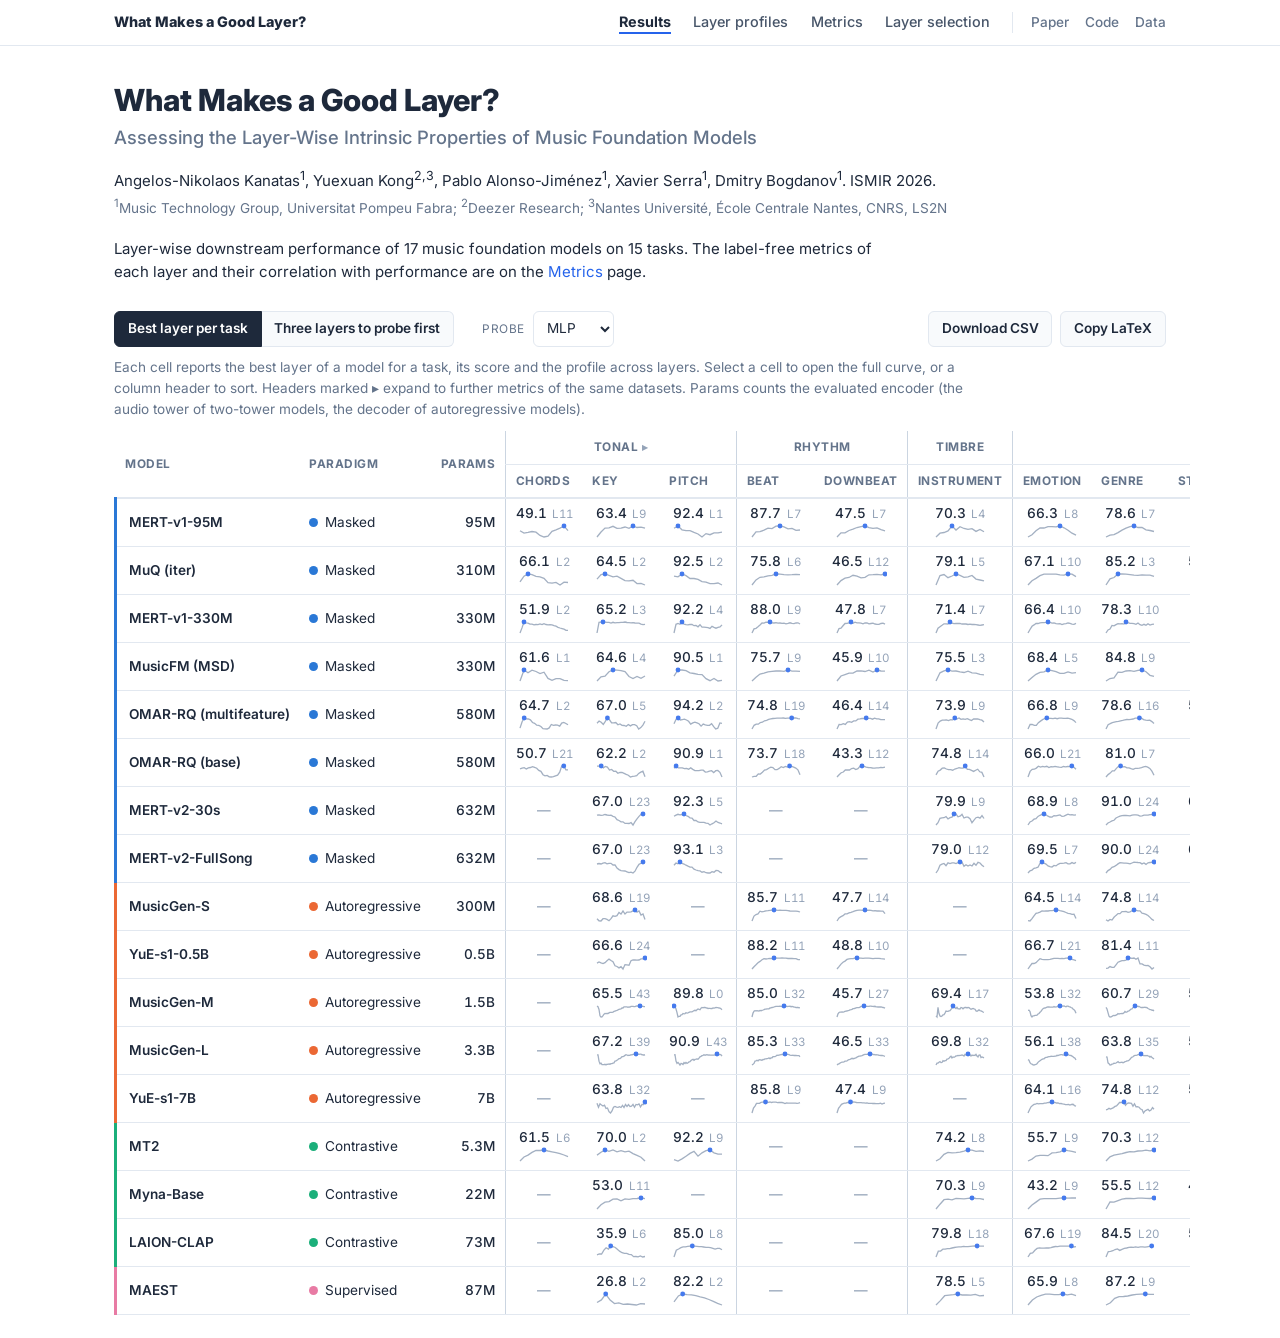
<file: atlas.html>
<!DOCTYPE html>
<html lang="en"><head><meta charset="utf-8"><title>What Makes a Good Layer?</title>
<meta http-equiv="refresh" content="0; url=index.html"><link rel="canonical" href="index.html"></head>
<body><p>This page is now part of the <a href="index.html">results page</a>.</p></body></html>
</file>
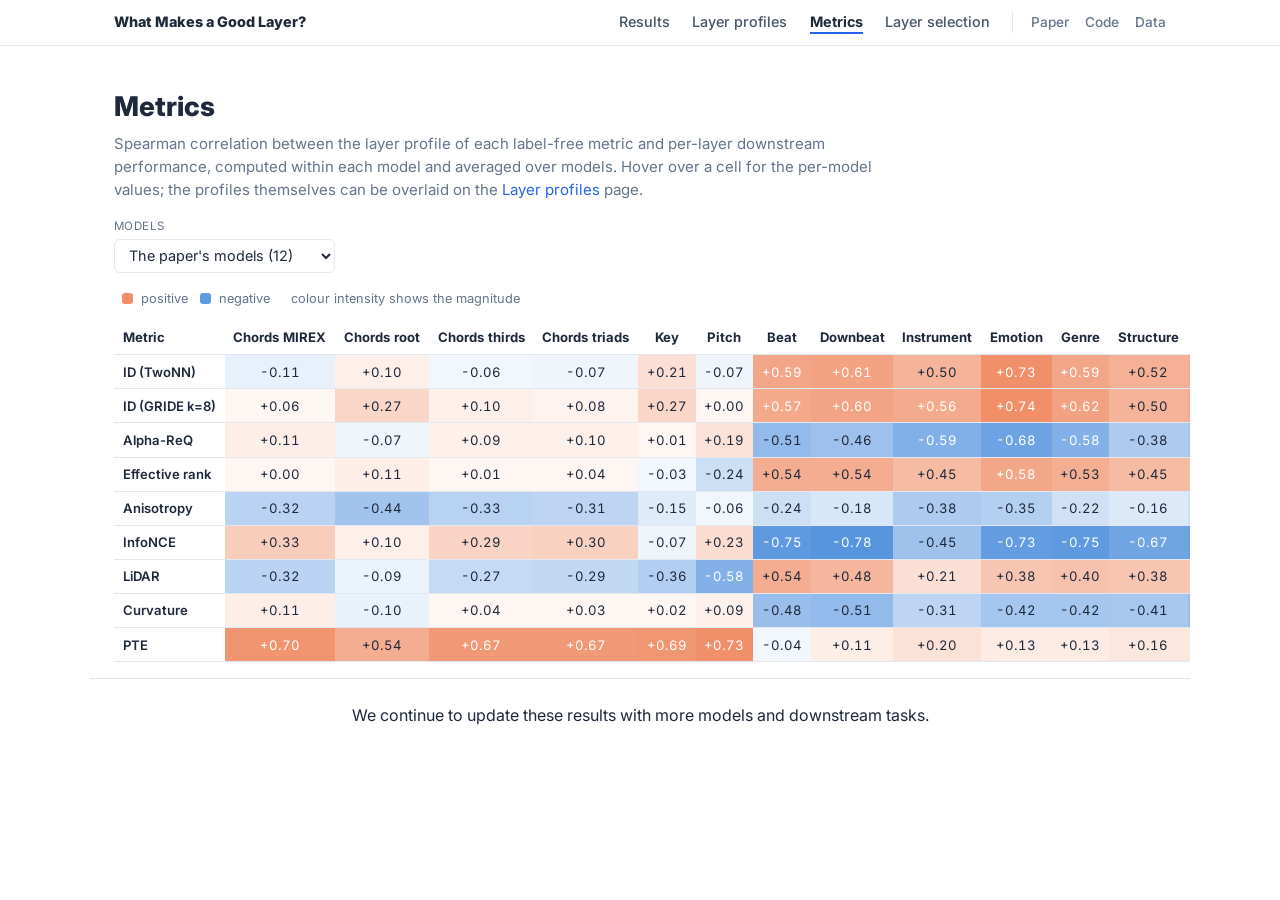
<file: corr.html>
<!DOCTYPE html>
<html lang="en">
<head>
  <meta charset="utf-8">
  <meta name="viewport" content="width=device-width, initial-scale=1">
  <title>Metrics | What Makes a Good Layer?</title>
  <meta name="description" content="How well each label-free metric tracks downstream performance across the layers of music foundation models, per task and per paradigm.">
  <meta property="og:type" content="website">
  <meta property="og:title" content="Label-free metrics against downstream performance, layer by layer">
  <meta property="og:description" content="Within-model Spearman correlations between the layer profile of each label-free metric and per-layer downstream scores, per task and per paradigm.">
  <meta property="og:url" content="https://angeloskanatas.github.io/music-fms-layer-eval/corr.html">
  <meta property="og:image" content="https://angeloskanatas.github.io/music-fms-layer-eval/static/images/social_card.png">
  <meta property="og:image:alt" content="Where tonal, semantic and rhythm tasks peak across the layers of masked music encoders">
  <meta name="twitter:card" content="summary_large_image">
  <link rel="icon" type="image/svg+xml" href="static/images/favicon.svg">
  <link rel="icon" type="image/x-icon" href="favicon.ico" sizes="16x16 32x32 48x48">
  <link rel="apple-touch-icon" href="static/images/apple-touch-icon.png">
  <link href="https://fonts.googleapis.com/css2?family=Inter:wght@400;500;600;700;800&display=swap" rel="stylesheet">
  <link rel="stylesheet" href="static/css/site.css">
  <style>
    :root { --ink:#1e293b; --ink-2:#64748b; --ink-3:#94a3b8; --accent:#2563eb;
            --line:#e2e8f0; --bg:#fff; --bg-2:#f8fafc; }
    * { box-sizing:border-box; }
    body { margin:0; font-family:'Inter',-apple-system,sans-serif; color:var(--ink);
           background:var(--bg); font-size:15px; line-height:1.55; }
    header, .controls, .twrap, footer { max-width:1100px; margin:0 auto; padding:0 1.5rem; }
    header { padding-top:2.5rem; padding-bottom:.75rem; }
    header h1 { font-size:1.7rem; font-weight:800; margin:0 0 .25rem; }
    header p { color:var(--ink-2); margin:.25rem 0; max-width:760px; }
    header a, footer a { color:var(--accent); text-decoration:none; }
    .meta { font-size:.85rem; color:var(--ink-3); }
    .controls { padding-bottom:1rem; }
    .controls label { display:block; font-size:.72rem; text-transform:uppercase;
                      letter-spacing:.04em; color:var(--ink-2); margin-bottom:.25rem; }
    select { font:inherit; font-size:.9rem; padding:.4rem .6rem; border:1px solid var(--line);
             border-radius:6px; background:var(--bg); color:var(--ink); min-width:220px; }
    .twrap { margin-bottom:1rem; overflow-x:auto; }
    table { border-collapse:collapse; width:100%; font-size:.82rem; }
    th, td { padding:.4rem .55rem; border-bottom:1px solid var(--line); text-align:left;
             white-space:nowrap; }
    thead th { font-size:.72rem; text-transform:uppercase; letter-spacing:.04em;
               color:var(--ink-2); border-bottom:2px solid var(--line);
               position:sticky; top:0; background:var(--bg); }
    .num { text-align:center; font-variant-numeric:tabular-nums; cursor:help; }
    .mlabel { font-weight:600; }
    .na { color:var(--ink-3); cursor:default; }
    .legend { max-width:1100px; margin:0 auto; padding:0 1.5rem .75rem;
              font-size:.8rem; color:var(--ink-2); }
    .swatch { display:inline-block; width:11px; height:11px; border-radius:3px;
              vertical-align:-1px; margin:0 .25rem 0 .5rem; }
    footer { padding-bottom:1.5rem; font-size:.85rem; color:var(--ink-2); }
  </style>
</head>
<body>
  <nav class="site-nav"><div class="inner"><a class="brand" href="index.html">What Makes a Good Layer?</a><a href="index.html">Results</a><a href="explorer.html">Layer profiles</a><a href="corr.html" class="here" aria-current="page">Metrics</a><a href="fusion.html">Layer selection</a><span class="ext"><a href="https://arxiv.org/abs/2608.14819">Paper</a><a href="https://github.com/angeloskanatas/req-metrics">Code</a><a href="https://github.com/angeloskanatas/music-fms-layer-eval/tree/master/data">Data</a></span></div></nav>
  <header>
    <h1>Metrics</h1>
    <p>Spearman correlation between the layer profile of each label-free metric and per-layer downstream
       performance, computed within each model and averaged over models. Hover over a cell for the per-model
       values; the profiles themselves can be overlaid on the <a href="explorer.html">Layer profiles</a> page.</p>
  </header>
  <div class="controls">
    <label for="view">Models</label>
    <select id="view" onchange="document.querySelectorAll('.cview').forEach(s => s.hidden = (s.id !== this.value))">
      <option value='cv-paper'>The paper's models (12)</option><option value='cv-all'>All models (17)</option><option value='cv-masked'>Masked (8 models)</option><option value='cv-autoregressive'>Autoregressive (5 models)</option><option value='cv-contrastive'>Contrastive (3 models)</option>
    </select>
  </div>
  <div class="legend">
    <span class="swatch" style="background:rgba(235,104,52,.75)"></span> positive
    <span class="swatch" style="background:rgba(42,120,214,.75)"></span> negative
    &emsp; colour intensity shows the magnitude
  </div>
  <div class="twrap">
    <section class='cview' id='cv-paper'><table><tr><th>Metric</th><th class='num' title='chords_ace_mirex'>Chords MIREX</th><th class='num' title='chords_ace_root'>Chords root</th><th class='num' title='chords_ace_thirds'>Chords thirds</th><th class='num' title='Chord triads score (ChordsACE)'>Chords triads</th><th class='num' title='Key estimation, GiantSteps (mir_eval weighted score)'>Key</th><th class='num' title='Pitch classification, NSynth (accuracy)'>Pitch</th><th class='num' title='Beat tracking, GTZAN (F-measure)'>Beat</th><th class='num' title='Downbeat tracking, GTZAN (F-measure)'>Downbeat</th><th class='num' title='Instrument family classification, NSynth (accuracy)'>Instrument</th><th class='num' title='Emotion regression, Emomusic (R2 of arousal and valence)'>Emotion</th><th class='num' title='Genre classification, GTZAN (accuracy)'>Genre</th><th class='num' title='Structural function recognition, Harmonix (clip-level accuracy)'>Structure</th><th class='num' title='Genre tagging, MTG-Jamendo (macro-averaged AP)'>MTG genre</th><th class='num' title='Instrument tagging, MTG-Jamendo (macro-averaged AP)'>MTG instrument</th><th class='num' title='Mood and theme tagging, MTG-Jamendo (macro-averaged AP)'>MTG mood</th><th class='num' title='Top-50 tagging, MTG-Jamendo (macro-averaged AP)'>MTG top 50</th><th class='num' title='Tagging, MagnaTagATune (macro-averaged AP)'>MTT</th><th class='num' title='Perceptual similarity, DimSim (triplet accuracy, centered cosine)'>Similarity</th></tr><tr><td class='mlabel'>ID (TwoNN)</td><td class='num' style='background:rgba(42,120,214,0.11);color:var(--ink)' title='n=5: MERT-v1-95M -0.09, MERT-v1-330M +0.19, MusicFM (MSD) -0.10, MuQ (iter) -0.38, OMAR-RQ (multifeature) -0.14'>-0.11</td><td class='num' style='background:rgba(235,104,52,0.10);color:var(--ink)' title='n=5: MERT-v1-95M -0.10, MERT-v1-330M +0.17, MusicFM (MSD) +0.34, MuQ (iter) +0.07, OMAR-RQ (multifeature) +0.04'>+0.10</td><td class='num' style='background:rgba(42,120,214,0.06);color:var(--ink)' title='n=5: MERT-v1-95M -0.14, MERT-v1-330M +0.17, MusicFM (MSD) -0.06, MuQ (iter) -0.17, OMAR-RQ (multifeature) -0.07'>-0.06</td><td class='num' style='background:rgba(42,120,214,0.07);color:var(--ink)' title='n=5: MERT-v1-95M -0.05, MERT-v1-330M +0.19, MusicFM (MSD) -0.04, MuQ (iter) -0.36, OMAR-RQ (multifeature) -0.09'>-0.07</td><td class='num' style='background:rgba(235,104,52,0.21);color:var(--ink)' title='n=12: MERT-v1-95M +0.42, MERT-v1-330M -0.04, MusicFM (MSD) +0.37, MuQ (iter) -0.40, OMAR-RQ (multifeature) -0.51, MusicGen-S +0.66, MusicGen-M +0.65, MusicGen-L +0.79, YuE-s1-0.5B +0.61, YuE-s1-7B -0.18, LAION-CLAP -0.47, Myna-Base +0.59'>+0.21</td><td class='num' style='background:rgba(42,120,214,0.07);color:var(--ink)' title='n=8: MERT-v1-95M -0.81, MERT-v1-330M +0.22, MusicFM (MSD) -0.38, MuQ (iter) -0.60, OMAR-RQ (multifeature) -0.42, MusicGen-M +0.63, MusicGen-L +0.71, LAION-CLAP +0.09'>-0.07</td><td class='num' style='background:rgba(235,104,52,0.59);color:#fff' title='n=10: MERT-v1-95M +0.74, MERT-v1-330M +0.64, MusicFM (MSD) +0.72, MuQ (iter) +0.50, OMAR-RQ (multifeature) +0.43, MusicGen-S +0.78, MusicGen-M +0.89, MusicGen-L +0.85, YuE-s1-0.5B -0.02, YuE-s1-7B +0.39'>+0.59</td><td class='num' style='background:rgba(235,104,52,0.61);color:#fff' title='n=10: MERT-v1-95M +0.86, MERT-v1-330M +0.66, MusicFM (MSD) +0.72, MuQ (iter) +0.69, OMAR-RQ (multifeature) +0.46, MusicGen-S +0.79, MusicGen-M +0.92, MusicGen-L +0.85, YuE-s1-0.5B -0.17, YuE-s1-7B +0.36'>+0.61</td><td class='num' style='background:rgba(235,104,52,0.50);color:var(--ink)' title='n=9: MERT-v1-95M +0.71, MERT-v1-330M +0.64, MusicFM (MSD) -0.11, MuQ (iter) +0.17, OMAR-RQ (multifeature) +0.32, MusicGen-M +0.52, MusicGen-L +0.70, LAION-CLAP +0.88, Myna-Base +0.64'>+0.50</td><td class='num' style='background:rgba(235,104,52,0.73);color:#fff' title='n=12: MERT-v1-95M +0.84, MERT-v1-330M +0.70, MusicFM (MSD) +0.78, MuQ (iter) +0.81, OMAR-RQ (multifeature) +0.56, MusicGen-S +0.70, MusicGen-M +0.85, MusicGen-L +0.83, YuE-s1-0.5B +0.34, YuE-s1-7B +0.73, LAION-CLAP +0.93, Myna-Base +0.67'>+0.73</td><td class='num' style='background:rgba(235,104,52,0.59);color:#fff' title='n=12: MERT-v1-95M +0.88, MERT-v1-330M +0.67, MusicFM (MSD) +0.43, MuQ (iter) +0.61, OMAR-RQ (multifeature) +0.52, MusicGen-S +0.77, MusicGen-M +0.83, MusicGen-L +0.84, YuE-s1-0.5B -0.37, YuE-s1-7B +0.38, LAION-CLAP +0.79, Myna-Base +0.77'>+0.59</td><td class='num' style='background:rgba(235,104,52,0.52);color:var(--ink)' title='n=12: MERT-v1-95M +0.81, MERT-v1-330M +0.46, MusicFM (MSD) +0.61, MuQ (iter) +0.71, OMAR-RQ (multifeature) +0.33, MusicGen-S +0.54, MusicGen-M +0.85, MusicGen-L +0.85, YuE-s1-0.5B -0.51, YuE-s1-7B +0.37, LAION-CLAP +0.66, Myna-Base +0.51'>+0.52</td><td class='num' style='background:rgba(235,104,52,0.55);color:#fff' title='n=12: MERT-v1-95M +0.86, MERT-v1-330M +0.61, MusicFM (MSD) +0.49, MuQ (iter) +0.89, OMAR-RQ (multifeature) +0.40, MusicGen-S +0.75, MusicGen-M +0.91, MusicGen-L +0.88, YuE-s1-0.5B -0.44, YuE-s1-7B -0.38, LAION-CLAP +0.85, Myna-Base +0.80'>+0.55</td><td class='num' style='background:rgba(235,104,52,0.54);color:var(--ink)' title='n=11: MERT-v1-95M +0.82, MERT-v1-330M +0.54, MusicFM (MSD) +0.61, MuQ (iter) +0.51, OMAR-RQ (multifeature) +0.36, MusicGen-S +0.70, MusicGen-M +0.86, MusicGen-L +0.83, YuE-s1-0.5B -0.13, YuE-s1-7B +0.08, LAION-CLAP +0.80'>+0.54</td><td class='num' style='background:rgba(235,104,52,0.53);color:var(--ink)' title='n=12: MERT-v1-95M +0.82, MERT-v1-330M +0.43, MusicFM (MSD) +0.59, MuQ (iter) +0.75, OMAR-RQ (multifeature) +0.43, MusicGen-S +0.72, MusicGen-M +0.88, MusicGen-L +0.87, YuE-s1-0.5B -0.53, YuE-s1-7B -0.15, LAION-CLAP +0.85, Myna-Base +0.73'>+0.53</td><td class='num' style='background:rgba(235,104,52,0.54);color:var(--ink)' title='n=11: MERT-v1-95M +0.88, MERT-v1-330M +0.54, MusicFM (MSD) +0.57, MuQ (iter) +0.75, OMAR-RQ (multifeature) +0.49, MusicGen-S +0.76, MusicGen-M +0.91, MusicGen-L +0.87, YuE-s1-0.5B -0.45, YuE-s1-7B -0.26, LAION-CLAP +0.87'>+0.54</td><td class='num' style='background:rgba(235,104,52,0.46);color:var(--ink)' title='n=12: MERT-v1-95M +0.90, MERT-v1-330M +0.50, MusicFM (MSD) +0.30, MuQ (iter) +0.20, OMAR-RQ (multifeature) +0.28, MusicGen-S +0.71, MusicGen-M +0.88, MusicGen-L +0.85, YuE-s1-0.5B -0.44, YuE-s1-7B -0.29, LAION-CLAP +0.80, Myna-Base +0.83'>+0.46</td><td class='num' style='background:rgba(235,104,52,0.20);color:var(--ink)' title='n=12: MERT-v1-95M +0.10, MERT-v1-330M +0.40, MusicFM (MSD) -0.54, MuQ (iter) -0.62, OMAR-RQ (multifeature) +0.31, MusicGen-S +0.69, MusicGen-M -0.19, MusicGen-L +0.75, YuE-s1-0.5B -0.21, YuE-s1-7B +0.17, LAION-CLAP +0.59, Myna-Base +0.94'>+0.20</td></tr><tr><td class='mlabel'>ID (GRIDE k=8)</td><td class='num' style='background:rgba(235,104,52,0.06);color:var(--ink)' title='n=5: MERT-v1-95M -0.06, MERT-v1-330M +0.58, MusicFM (MSD) +0.12, MuQ (iter) -0.14, OMAR-RQ (multifeature) -0.19'>+0.06</td><td class='num' style='background:rgba(235,104,52,0.27);color:var(--ink)' title='n=5: MERT-v1-95M -0.08, MERT-v1-330M +0.62, MusicFM (MSD) +0.51, MuQ (iter) +0.27, OMAR-RQ (multifeature) +0.03'>+0.27</td><td class='num' style='background:rgba(235,104,52,0.10);color:var(--ink)' title='n=5: MERT-v1-95M -0.12, MERT-v1-330M +0.59, MusicFM (MSD) +0.08, MuQ (iter) +0.07, OMAR-RQ (multifeature) -0.11'>+0.10</td><td class='num' style='background:rgba(235,104,52,0.08);color:var(--ink)' title='n=5: MERT-v1-95M -0.03, MERT-v1-330M +0.60, MusicFM (MSD) +0.10, MuQ (iter) -0.14, OMAR-RQ (multifeature) -0.13'>+0.08</td><td class='num' style='background:rgba(235,104,52,0.27);color:var(--ink)' title='n=12: MERT-v1-95M +0.54, MERT-v1-330M +0.35, MusicFM (MSD) +0.52, MuQ (iter) -0.10, OMAR-RQ (multifeature) -0.60, MusicGen-S +0.71, MusicGen-M +0.53, MusicGen-L +0.63, YuE-s1-0.5B +0.59, YuE-s1-7B -0.13, LAION-CLAP -0.49, Myna-Base +0.65'>+0.27</td><td class='num' style='background:rgba(235,104,52,0.06);color:var(--ink)' title='n=8: MERT-v1-95M -0.85, MERT-v1-330M +0.60, MusicFM (MSD) -0.17, MuQ (iter) -0.28, OMAR-RQ (multifeature) -0.45, MusicGen-M +0.58, MusicGen-L +0.53, LAION-CLAP +0.08'>+0.00</td><td class='num' style='background:rgba(235,104,52,0.57);color:#fff' title='n=10: MERT-v1-95M +0.76, MERT-v1-330M +0.56, MusicFM (MSD) +0.67, MuQ (iter) +0.30, OMAR-RQ (multifeature) +0.48, MusicGen-S +0.83, MusicGen-M +0.91, MusicGen-L +0.82, YuE-s1-0.5B +0.00, YuE-s1-7B +0.37'>+0.57</td><td class='num' style='background:rgba(235,104,52,0.60);color:#fff' title='n=10: MERT-v1-95M +0.86, MERT-v1-330M +0.67, MusicFM (MSD) +0.65, MuQ (iter) +0.46, OMAR-RQ (multifeature) +0.49, MusicGen-S +0.88, MusicGen-M +0.95, MusicGen-L +0.83, YuE-s1-0.5B -0.14, YuE-s1-7B +0.34'>+0.60</td><td class='num' style='background:rgba(235,104,52,0.56);color:#fff' title='n=9: MERT-v1-95M +0.72, MERT-v1-330M +0.74, MusicFM (MSD) +0.12, MuQ (iter) +0.22, OMAR-RQ (multifeature) +0.42, MusicGen-M +0.62, MusicGen-L +0.73, LAION-CLAP +0.87, Myna-Base +0.58'>+0.56</td><td class='num' style='background:rgba(235,104,52,0.74);color:#fff' title='n=12: MERT-v1-95M +0.76, MERT-v1-330M +0.68, MusicFM (MSD) +0.88, MuQ (iter) +0.67, OMAR-RQ (multifeature) +0.60, MusicGen-S +0.81, MusicGen-M +0.85, MusicGen-L +0.79, YuE-s1-0.5B +0.35, YuE-s1-7B +0.73, LAION-CLAP +0.93, Myna-Base +0.76'>+0.74</td><td class='num' style='background:rgba(235,104,52,0.62);color:#fff' title='n=12: MERT-v1-95M +0.90, MERT-v1-330M +0.53, MusicFM (MSD) +0.57, MuQ (iter) +0.82, OMAR-RQ (multifeature) +0.58, MusicGen-S +0.88, MusicGen-M +0.80, MusicGen-L +0.74, YuE-s1-0.5B -0.35, YuE-s1-7B +0.34, LAION-CLAP +0.81, Myna-Base +0.84'>+0.62</td><td class='num' style='background:rgba(235,104,52,0.50);color:var(--ink)' title='n=12: MERT-v1-95M +0.83, MERT-v1-330M +0.58, MusicFM (MSD) +0.64, MuQ (iter) +0.35, OMAR-RQ (multifeature) +0.42, MusicGen-S +0.60, MusicGen-M +0.81, MusicGen-L +0.74, YuE-s1-0.5B -0.51, YuE-s1-7B +0.32, LAION-CLAP +0.67, Myna-Base +0.59'>+0.50</td><td class='num' style='background:rgba(235,104,52,0.57);color:#fff' title='n=12: MERT-v1-95M +0.84, MERT-v1-330M +0.84, MusicFM (MSD) +0.61, MuQ (iter) +0.75, OMAR-RQ (multifeature) +0.47, MusicGen-S +0.79, MusicGen-M +0.89, MusicGen-L +0.77, YuE-s1-0.5B -0.43, YuE-s1-7B -0.40, LAION-CLAP +0.85, Myna-Base +0.85'>+0.57</td><td class='num' style='background:rgba(235,104,52,0.58);color:#fff' title='n=11: MERT-v1-95M +0.80, MERT-v1-330M +0.70, MusicFM (MSD) +0.78, MuQ (iter) +0.64, OMAR-RQ (multifeature) +0.44, MusicGen-S +0.80, MusicGen-M +0.80, MusicGen-L +0.67, YuE-s1-0.5B -0.11, YuE-s1-7B +0.05, LAION-CLAP +0.81'>+0.58</td><td class='num' style='background:rgba(235,104,52,0.54);color:var(--ink)' title='n=12: MERT-v1-95M +0.78, MERT-v1-330M +0.71, MusicFM (MSD) +0.67, MuQ (iter) +0.69, OMAR-RQ (multifeature) +0.48, MusicGen-S +0.77, MusicGen-M +0.87, MusicGen-L +0.77, YuE-s1-0.5B -0.53, YuE-s1-7B -0.22, LAION-CLAP +0.86, Myna-Base +0.66'>+0.54</td><td class='num' style='background:rgba(235,104,52,0.54);color:var(--ink)' title='n=11: MERT-v1-95M +0.88, MERT-v1-330M +0.76, MusicFM (MSD) +0.65, MuQ (iter) +0.53, OMAR-RQ (multifeature) +0.54, MusicGen-S +0.82, MusicGen-M +0.87, MusicGen-L +0.74, YuE-s1-0.5B -0.43, YuE-s1-7B -0.29, LAION-CLAP +0.87'>+0.54</td><td class='num' style='background:rgba(235,104,52,0.48);color:var(--ink)' title='n=12: MERT-v1-95M +0.86, MERT-v1-330M +0.69, MusicFM (MSD) +0.46, MuQ (iter) +0.27, OMAR-RQ (multifeature) +0.34, MusicGen-S +0.73, MusicGen-M +0.92, MusicGen-L +0.77, YuE-s1-0.5B -0.45, YuE-s1-7B -0.37, LAION-CLAP +0.82, Myna-Base +0.74'>+0.48</td><td class='num' style='background:rgba(235,104,52,0.27);color:var(--ink)' title='n=12: MERT-v1-95M +0.07, MERT-v1-330M +0.75, MusicFM (MSD) -0.32, MuQ (iter) -0.57, OMAR-RQ (multifeature) +0.41, MusicGen-S +0.81, MusicGen-M -0.06, MusicGen-L +0.60, YuE-s1-0.5B -0.19, YuE-s1-7B +0.22, LAION-CLAP +0.58, Myna-Base +0.98'>+0.27</td></tr><tr><td class='mlabel'>Alpha-ReQ</td><td class='num' style='background:rgba(235,104,52,0.11);color:var(--ink)' title='n=5: MERT-v1-95M +0.48, MERT-v1-330M +0.22, MusicFM (MSD) -0.51, MuQ (iter) -0.05, OMAR-RQ (multifeature) +0.39'>+0.11</td><td class='num' style='background:rgba(42,120,214,0.07);color:var(--ink)' title='n=5: MERT-v1-95M +0.47, MERT-v1-330M +0.27, MusicFM (MSD) -0.73, MuQ (iter) -0.48, OMAR-RQ (multifeature) +0.12'>-0.07</td><td class='num' style='background:rgba(235,104,52,0.09);color:var(--ink)' title='n=5: MERT-v1-95M +0.51, MERT-v1-330M +0.26, MusicFM (MSD) -0.40, MuQ (iter) -0.28, OMAR-RQ (multifeature) +0.34'>+0.09</td><td class='num' style='background:rgba(235,104,52,0.10);color:var(--ink)' title='n=5: MERT-v1-95M +0.46, MERT-v1-330M +0.23, MusicFM (MSD) -0.45, MuQ (iter) -0.09, OMAR-RQ (multifeature) +0.34'>+0.10</td><td class='num' style='background:rgba(235,104,52,0.06);color:var(--ink)' title='n=12: MERT-v1-95M -0.29, MERT-v1-330M +0.39, MusicFM (MSD) -0.73, MuQ (iter) -0.05, OMAR-RQ (multifeature) +0.87, MusicGen-S -0.10, MusicGen-M +0.16, MusicGen-L -0.13, YuE-s1-0.5B -0.32, YuE-s1-7B +0.38, LAION-CLAP +0.64, Myna-Base -0.73'>+0.01</td><td class='num' style='background:rgba(235,104,52,0.19);color:var(--ink)' title='n=8: MERT-v1-95M +0.65, MERT-v1-330M +0.20, MusicFM (MSD) -0.29, MuQ (iter) -0.02, OMAR-RQ (multifeature) +0.78, MusicGen-M +0.06, MusicGen-L +0.01, LAION-CLAP +0.11'>+0.19</td><td class='num' style='background:rgba(42,120,214,0.51);color:var(--ink)' title='n=10: MERT-v1-95M -0.86, MERT-v1-330M -0.57, MusicFM (MSD) -0.21, MuQ (iter) -0.28, OMAR-RQ (multifeature) -0.88, MusicGen-S -0.62, MusicGen-M -0.54, MusicGen-L -0.44, YuE-s1-0.5B -0.27, YuE-s1-7B -0.42'>-0.51</td><td class='num' style='background:rgba(42,120,214,0.46);color:var(--ink)' title='n=10: MERT-v1-95M -0.87, MERT-v1-330M -0.39, MusicFM (MSD) -0.25, MuQ (iter) -0.24, OMAR-RQ (multifeature) -0.82, MusicGen-S -0.47, MusicGen-M -0.53, MusicGen-L -0.45, YuE-s1-0.5B -0.14, YuE-s1-7B -0.41'>-0.46</td><td class='num' style='background:rgba(42,120,214,0.59);color:#fff' title='n=9: MERT-v1-95M -0.78, MERT-v1-330M -0.31, MusicFM (MSD) -0.62, MuQ (iter) -0.17, OMAR-RQ (multifeature) -0.64, MusicGen-M -0.69, MusicGen-L -0.47, LAION-CLAP -0.99, Myna-Base -0.65'>-0.59</td><td class='num' style='background:rgba(42,120,214,0.68);color:#fff' title='n=12: MERT-v1-95M -0.83, MERT-v1-330M -0.53, MusicFM (MSD) -0.75, MuQ (iter) -0.67, OMAR-RQ (multifeature) -0.71, MusicGen-S -0.69, MusicGen-M -0.48, MusicGen-L -0.41, YuE-s1-0.5B -0.60, YuE-s1-7B -0.67, LAION-CLAP -0.95, Myna-Base -0.82'>-0.68</td><td class='num' style='background:rgba(42,120,214,0.58);color:#fff' title='n=12: MERT-v1-95M -0.84, MERT-v1-330M -0.59, MusicFM (MSD) -0.48, MuQ (iter) -0.88, OMAR-RQ (multifeature) -0.72, MusicGen-S -0.70, MusicGen-M -0.23, MusicGen-L -0.31, YuE-s1-0.5B +0.02, YuE-s1-7B -0.51, LAION-CLAP -0.93, Myna-Base -0.82'>-0.58</td><td class='num' style='background:rgba(42,120,214,0.38);color:var(--ink)' title='n=12: MERT-v1-95M -0.76, MERT-v1-330M -0.15, MusicFM (MSD) -0.33, MuQ (iter) -0.20, OMAR-RQ (multifeature) -0.57, MusicGen-S -0.73, MusicGen-M -0.24, MusicGen-L -0.24, YuE-s1-0.5B +0.23, YuE-s1-7B -0.39, LAION-CLAP -0.77, Myna-Base -0.36'>-0.38</td><td class='num' style='background:rgba(42,120,214,0.43);color:var(--ink)' title='n=12: MERT-v1-95M -0.91, MERT-v1-330M -0.19, MusicFM (MSD) -0.40, MuQ (iter) -0.39, OMAR-RQ (multifeature) -0.65, MusicGen-S -0.77, MusicGen-M -0.33, MusicGen-L -0.29, YuE-s1-0.5B +0.17, YuE-s1-7B +0.25, LAION-CLAP -0.99, Myna-Base -0.69'>-0.43</td><td class='num' style='background:rgba(42,120,214,0.47);color:var(--ink)' title='n=11: MERT-v1-95M -0.89, MERT-v1-330M -0.21, MusicFM (MSD) -0.66, MuQ (iter) -0.65, OMAR-RQ (multifeature) -0.45, MusicGen-S -0.78, MusicGen-M -0.17, MusicGen-L -0.16, YuE-s1-0.5B -0.10, YuE-s1-7B -0.09, LAION-CLAP -0.96'>-0.47</td><td class='num' style='background:rgba(42,120,214,0.43);color:var(--ink)' title='n=12: MERT-v1-95M -0.89, MERT-v1-330M -0.07, MusicFM (MSD) -0.33, MuQ (iter) -0.52, OMAR-RQ (multifeature) -0.59, MusicGen-S -0.75, MusicGen-M -0.32, MusicGen-L -0.31, YuE-s1-0.5B +0.28, YuE-s1-7B -0.02, LAION-CLAP -0.97, Myna-Base -0.63'>-0.43</td><td class='num' style='background:rgba(42,120,214,0.39);color:var(--ink)' title='n=11: MERT-v1-95M -0.88, MERT-v1-330M -0.19, MusicFM (MSD) -0.33, MuQ (iter) -0.18, OMAR-RQ (multifeature) -0.73, MusicGen-S -0.73, MusicGen-M -0.29, MusicGen-L -0.24, YuE-s1-0.5B +0.17, YuE-s1-7B +0.10, LAION-CLAP -0.98'>-0.39</td><td class='num' style='background:rgba(42,120,214,0.43);color:var(--ink)' title='n=12: MERT-v1-95M -0.89, MERT-v1-330M -0.14, MusicFM (MSD) -0.49, MuQ (iter) -0.20, OMAR-RQ (multifeature) -0.44, MusicGen-S -0.86, MusicGen-M -0.51, MusicGen-L -0.34, YuE-s1-0.5B +0.27, YuE-s1-7B +0.04, LAION-CLAP -0.93, Myna-Base -0.72'>-0.43</td><td class='num' style='background:rgba(42,120,214,0.26);color:var(--ink)' title='n=12: MERT-v1-95M -0.22, MERT-v1-330M +0.01, MusicFM (MSD) -0.19, MuQ (iter) +0.49, OMAR-RQ (multifeature) -0.54, MusicGen-S -0.77, MusicGen-M -0.30, MusicGen-L -0.15, YuE-s1-0.5B -0.08, YuE-s1-7B -0.12, LAION-CLAP -0.32, Myna-Base -0.88'>-0.26</td></tr><tr><td class='mlabel'>Effective rank</td><td class='num' style='background:rgba(235,104,52,0.06);color:var(--ink)' title='n=5: MERT-v1-95M +0.33, MERT-v1-330M -0.53, MusicFM (MSD) +0.34, MuQ (iter) -0.27, OMAR-RQ (multifeature) +0.15'>+0.00</td><td class='num' style='background:rgba(235,104,52,0.11);color:var(--ink)' title='n=5: MERT-v1-95M +0.34, MERT-v1-330M -0.57, MusicFM (MSD) +0.68, MuQ (iter) +0.01, OMAR-RQ (multifeature) +0.08'>+0.11</td><td class='num' style='background:rgba(235,104,52,0.06);color:var(--ink)' title='n=5: MERT-v1-95M +0.29, MERT-v1-330M -0.56, MusicFM (MSD) +0.31, MuQ (iter) -0.07, OMAR-RQ (multifeature) +0.10'>+0.01</td><td class='num' style='background:rgba(235,104,52,0.06);color:var(--ink)' title='n=5: MERT-v1-95M +0.38, MERT-v1-330M -0.55, MusicFM (MSD) +0.34, MuQ (iter) -0.16, OMAR-RQ (multifeature) +0.18'>+0.04</td><td class='num' style='background:rgba(42,120,214,0.06);color:var(--ink)' title='n=12: MERT-v1-95M +0.58, MERT-v1-330M -0.59, MusicFM (MSD) +0.58, MuQ (iter) -0.45, OMAR-RQ (multifeature) -0.53, MusicGen-S +0.19, MusicGen-M +0.10, MusicGen-L +0.33, YuE-s1-0.5B +0.15, YuE-s1-7B -0.65, LAION-CLAP -0.65, Myna-Base +0.58'>-0.03</td><td class='num' style='background:rgba(42,120,214,0.24);color:var(--ink)' title='n=8: MERT-v1-95M -0.86, MERT-v1-330M -0.53, MusicFM (MSD) +0.00, MuQ (iter) -0.52, OMAR-RQ (multifeature) -0.42, MusicGen-M +0.24, MusicGen-L +0.31, LAION-CLAP -0.14'>-0.24</td><td class='num' style='background:rgba(235,104,52,0.54);color:var(--ink)' title='n=10: MERT-v1-95M +0.63, MERT-v1-330M +0.28, MusicFM (MSD) +0.39, MuQ (iter) +0.21, OMAR-RQ (multifeature) +0.50, MusicGen-S +0.55, MusicGen-M +0.76, MusicGen-L +0.77, YuE-s1-0.5B +0.58, YuE-s1-7B +0.77'>+0.54</td><td class='num' style='background:rgba(235,104,52,0.54);color:var(--ink)' title='n=10: MERT-v1-95M +0.71, MERT-v1-330M +0.07, MusicFM (MSD) +0.40, MuQ (iter) +0.69, OMAR-RQ (multifeature) +0.40, MusicGen-S +0.39, MusicGen-M +0.74, MusicGen-L +0.77, YuE-s1-0.5B +0.43, YuE-s1-7B +0.81'>+0.54</td><td class='num' style='background:rgba(235,104,52,0.45);color:var(--ink)' title='n=9: MERT-v1-95M +0.62, MERT-v1-330M -0.05, MusicFM (MSD) +0.35, MuQ (iter) -0.30, OMAR-RQ (multifeature) +0.04, MusicGen-M +0.78, MusicGen-L +0.82, LAION-CLAP +0.97, Myna-Base +0.79'>+0.45</td><td class='num' style='background:rgba(235,104,52,0.58);color:#fff' title='n=12: MERT-v1-95M +0.59, MERT-v1-330M +0.15, MusicFM (MSD) +0.76, MuQ (iter) +0.15, OMAR-RQ (multifeature) +0.13, MusicGen-S +0.66, MusicGen-M +0.70, MusicGen-L +0.70, YuE-s1-0.5B +0.78, YuE-s1-7B +0.87, LAION-CLAP +0.89, Myna-Base +0.62'>+0.58</td><td class='num' style='background:rgba(235,104,52,0.53);color:var(--ink)' title='n=12: MERT-v1-95M +0.79, MERT-v1-330M +0.28, MusicFM (MSD) +0.52, MuQ (iter) +0.00, OMAR-RQ (multifeature) +0.20, MusicGen-S +0.67, MusicGen-M +0.51, MusicGen-L +0.58, YuE-s1-0.5B +0.25, YuE-s1-7B +0.85, LAION-CLAP +0.98, Myna-Base +0.71'>+0.53</td><td class='num' style='background:rgba(235,104,52,0.45);color:var(--ink)' title='n=12: MERT-v1-95M +0.71, MERT-v1-330M +0.01, MusicFM (MSD) +0.43, MuQ (iter) +0.64, OMAR-RQ (multifeature) +0.02, MusicGen-S +0.80, MusicGen-M +0.52, MusicGen-L +0.56, YuE-s1-0.5B -0.01, YuE-s1-7B +0.51, LAION-CLAP +0.81, Myna-Base +0.42'>+0.45</td><td class='num' style='background:rgba(235,104,52,0.43);color:var(--ink)' title='n=12: MERT-v1-95M +0.63, MERT-v1-330M -0.20, MusicFM (MSD) +0.48, MuQ (iter) +0.26, OMAR-RQ (multifeature) +0.03, MusicGen-S +0.74, MusicGen-M +0.60, MusicGen-L +0.59, YuE-s1-0.5B +0.08, YuE-s1-7B +0.23, LAION-CLAP +0.99, Myna-Base +0.68'>+0.43</td><td class='num' style='background:rgba(235,104,52,0.41);color:var(--ink)' title='n=11: MERT-v1-95M +0.56, MERT-v1-330M -0.07, MusicFM (MSD) +0.65, MuQ (iter) +0.13, OMAR-RQ (multifeature) -0.22, MusicGen-S +0.73, MusicGen-M +0.44, MusicGen-L +0.44, YuE-s1-0.5B +0.46, YuE-s1-7B +0.44, LAION-CLAP +0.99'>+0.41</td><td class='num' style='background:rgba(235,104,52,0.42);color:var(--ink)' title='n=12: MERT-v1-95M +0.55, MERT-v1-330M -0.24, MusicFM (MSD) +0.42, MuQ (iter) +0.29, OMAR-RQ (multifeature) +0.01, MusicGen-S +0.72, MusicGen-M +0.59, MusicGen-L +0.59, YuE-s1-0.5B -0.09, YuE-s1-7B +0.44, LAION-CLAP +0.97, Myna-Base +0.82'>+0.42</td><td class='num' style='background:rgba(235,104,52,0.45);color:var(--ink)' title='n=11: MERT-v1-95M +0.68, MERT-v1-330M -0.19, MusicFM (MSD) +0.44, MuQ (iter) +0.50, OMAR-RQ (multifeature) +0.16, MusicGen-S +0.71, MusicGen-M +0.57, MusicGen-L +0.54, YuE-s1-0.5B +0.20, YuE-s1-7B +0.37, LAION-CLAP +0.98'>+0.45</td><td class='num' style='background:rgba(235,104,52,0.44);color:var(--ink)' title='n=12: MERT-v1-95M +0.63, MERT-v1-330M -0.14, MusicFM (MSD) +0.37, MuQ (iter) +0.33, OMAR-RQ (multifeature) -0.19, MusicGen-S +0.81, MusicGen-M +0.76, MusicGen-L +0.67, YuE-s1-0.5B -0.03, YuE-s1-7B +0.22, LAION-CLAP +0.97, Myna-Base +0.90'>+0.44</td><td class='num' style='background:rgba(235,104,52,0.13);color:var(--ink)' title='n=12: MERT-v1-95M -0.23, MERT-v1-330M -0.46, MusicFM (MSD) -0.09, MuQ (iter) -0.08, OMAR-RQ (multifeature) -0.20, MusicGen-S +0.72, MusicGen-M +0.30, MusicGen-L +0.34, YuE-s1-0.5B +0.38, YuE-s1-7B -0.15, LAION-CLAP +0.21, Myna-Base +0.82'>+0.13</td></tr><tr><td class='mlabel'>Anisotropy</td><td class='num' style='background:rgba(42,120,214,0.32);color:var(--ink)' title='n=5: MERT-v1-95M -0.24, MERT-v1-330M -0.74, MusicFM (MSD) -0.14, MuQ (iter) -0.24, OMAR-RQ (multifeature) -0.23'>-0.32</td><td class='num' style='background:rgba(42,120,214,0.44);color:var(--ink)' title='n=5: MERT-v1-95M -0.23, MERT-v1-330M -0.79, MusicFM (MSD) -0.48, MuQ (iter) -0.53, OMAR-RQ (multifeature) -0.17'>-0.44</td><td class='num' style='background:rgba(42,120,214,0.33);color:var(--ink)' title='n=5: MERT-v1-95M -0.21, MERT-v1-330M -0.77, MusicFM (MSD) -0.02, MuQ (iter) -0.43, OMAR-RQ (multifeature) -0.21'>-0.33</td><td class='num' style='background:rgba(42,120,214,0.31);color:var(--ink)' title='n=5: MERT-v1-95M -0.24, MERT-v1-330M -0.76, MusicFM (MSD) -0.02, MuQ (iter) -0.24, OMAR-RQ (multifeature) -0.27'>-0.31</td><td class='num' style='background:rgba(42,120,214,0.15);color:var(--ink)' title='n=12: MERT-v1-95M -0.08, MERT-v1-330M -0.72, MusicFM (MSD) -0.60, MuQ (iter) -0.40, OMAR-RQ (multifeature) +0.63, MusicGen-S -0.14, MusicGen-M +0.68, MusicGen-L -0.44, YuE-s1-0.5B -0.39, YuE-s1-7B -0.32, LAION-CLAP +0.48, Myna-Base -0.46'>-0.15</td><td class='num' style='background:rgba(42,120,214,0.06);color:var(--ink)' title='n=8: MERT-v1-95M -0.15, MERT-v1-330M -0.82, MusicFM (MSD) +0.14, MuQ (iter) -0.23, OMAR-RQ (multifeature) +0.35, MusicGen-M +0.68, MusicGen-L -0.34, LAION-CLAP -0.08'>-0.06</td><td class='num' style='background:rgba(42,120,214,0.24);color:var(--ink)' title='n=10: MERT-v1-95M +0.03, MERT-v1-330M +0.14, MusicFM (MSD) -0.67, MuQ (iter) -0.24, OMAR-RQ (multifeature) -0.49, MusicGen-S -0.68, MusicGen-M +0.34, MusicGen-L -0.82, YuE-s1-0.5B -0.30, YuE-s1-7B +0.28'>-0.24</td><td class='num' style='background:rgba(42,120,214,0.18);color:var(--ink)' title='n=10: MERT-v1-95M +0.07, MERT-v1-330M -0.05, MusicFM (MSD) -0.67, MuQ (iter) +0.10, OMAR-RQ (multifeature) -0.35, MusicGen-S -0.55, MusicGen-M +0.35, MusicGen-L -0.84, YuE-s1-0.5B -0.24, YuE-s1-7B +0.36'>-0.18</td><td class='num' style='background:rgba(42,120,214,0.38);color:var(--ink)' title='n=9: MERT-v1-95M -0.08, MERT-v1-330M -0.26, MusicFM (MSD) -0.37, MuQ (iter) -0.68, OMAR-RQ (multifeature) -0.18, MusicGen-M -0.04, MusicGen-L -0.82, LAION-CLAP -0.88, Myna-Base -0.15'>-0.38</td><td class='num' style='background:rgba(42,120,214,0.35);color:var(--ink)' title='n=12: MERT-v1-95M +0.18, MERT-v1-330M -0.11, MusicFM (MSD) -0.81, MuQ (iter) -0.49, OMAR-RQ (multifeature) -0.10, MusicGen-S -0.68, MusicGen-M +0.40, MusicGen-L -0.83, YuE-s1-0.5B -0.44, YuE-s1-7B +0.12, LAION-CLAP -0.92, Myna-Base -0.50'>-0.35</td><td class='num' style='background:rgba(42,120,214,0.22);color:var(--ink)' title='n=12: MERT-v1-95M +0.15, MERT-v1-330M +0.10, MusicFM (MSD) -0.85, MuQ (iter) -0.74, OMAR-RQ (multifeature) -0.21, MusicGen-S -0.63, MusicGen-M +0.65, MusicGen-L -0.69, YuE-s1-0.5B +0.16, YuE-s1-7B +0.51, LAION-CLAP -0.78, Myna-Base -0.33'>-0.22</td><td class='num' style='background:rgba(42,120,214,0.16);color:var(--ink)' title='n=12: MERT-v1-95M +0.06, MERT-v1-330M -0.15, MusicFM (MSD) -0.72, MuQ (iter) +0.09, OMAR-RQ (multifeature) -0.05, MusicGen-S -0.58, MusicGen-M +0.49, MusicGen-L -0.67, YuE-s1-0.5B +0.28, YuE-s1-7B +0.42, LAION-CLAP -0.69, Myna-Base -0.38'>-0.16</td><td class='num' style='background:rgba(42,120,214,0.22);color:var(--ink)' title='n=12: MERT-v1-95M +0.14, MERT-v1-330M -0.42, MusicFM (MSD) -0.86, MuQ (iter) -0.37, OMAR-RQ (multifeature) -0.07, MusicGen-S -0.69, MusicGen-M +0.56, MusicGen-L -0.70, YuE-s1-0.5B +0.20, YuE-s1-7B +0.69, LAION-CLAP -0.86, Myna-Base -0.24'>-0.22</td><td class='num' style='background:rgba(42,120,214,0.19);color:var(--ink)' title='n=11: MERT-v1-95M +0.20, MERT-v1-330M -0.27, MusicFM (MSD) -0.95, MuQ (iter) -0.56, OMAR-RQ (multifeature) +0.12, MusicGen-S -0.70, MusicGen-M +0.64, MusicGen-L -0.58, YuE-s1-0.5B +0.18, YuE-s1-7B +0.66, LAION-CLAP -0.80'>-0.19</td><td class='num' style='background:rgba(42,120,214,0.17);color:var(--ink)' title='n=12: MERT-v1-95M +0.20, MERT-v1-330M -0.48, MusicFM (MSD) -0.88, MuQ (iter) -0.32, OMAR-RQ (multifeature) -0.00, MusicGen-S -0.71, MusicGen-M +0.59, MusicGen-L -0.70, YuE-s1-0.5B +0.41, YuE-s1-7B +0.80, LAION-CLAP -0.84, Myna-Base -0.06'>-0.17</td><td class='num' style='background:rgba(42,120,214,0.17);color:var(--ink)' title='n=11: MERT-v1-95M +0.17, MERT-v1-330M -0.37, MusicFM (MSD) -0.83, MuQ (iter) -0.06, OMAR-RQ (multifeature) -0.14, MusicGen-S -0.64, MusicGen-M +0.57, MusicGen-L -0.66, YuE-s1-0.5B +0.17, YuE-s1-7B +0.79, LAION-CLAP -0.88'>-0.17</td><td class='num' style='background:rgba(42,120,214,0.13);color:var(--ink)' title='n=12: MERT-v1-95M +0.15, MERT-v1-330M -0.34, MusicFM (MSD) -0.75, MuQ (iter) -0.23, OMAR-RQ (multifeature) +0.18, MusicGen-S -0.70, MusicGen-M +0.38, MusicGen-L -0.76, YuE-s1-0.5B +0.38, YuE-s1-7B +0.91, LAION-CLAP -0.82, Myna-Base +0.02'>-0.13</td><td class='num' style='background:rgba(42,120,214,0.12);color:var(--ink)' title='n=12: MERT-v1-95M +0.16, MERT-v1-330M -0.75, MusicFM (MSD) +0.26, MuQ (iter) +0.51, OMAR-RQ (multifeature) +0.10, MusicGen-S -0.61, MusicGen-M -0.09, MusicGen-L -0.44, YuE-s1-0.5B +0.20, YuE-s1-7B -0.05, LAION-CLAP -0.58, Myna-Base -0.19'>-0.12</td></tr><tr><td class='mlabel'>InfoNCE</td><td class='num' style='background:rgba(235,104,52,0.33);color:var(--ink)' title='n=5: MERT-v1-95M +0.35, MERT-v1-330M -0.02, MusicFM (MSD) +0.16, MuQ (iter) +0.71, OMAR-RQ (multifeature) +0.44'>+0.33</td><td class='num' style='background:rgba(235,104,52,0.10);color:var(--ink)' title='n=5: MERT-v1-95M +0.31, MERT-v1-330M +0.07, MusicFM (MSD) -0.13, MuQ (iter) +0.24, OMAR-RQ (multifeature) +0.03'>+0.10</td><td class='num' style='background:rgba(235,104,52,0.29);color:var(--ink)' title='n=5: MERT-v1-95M +0.36, MERT-v1-330M +0.02, MusicFM (MSD) +0.26, MuQ (iter) +0.45, OMAR-RQ (multifeature) +0.36'>+0.29</td><td class='num' style='background:rgba(235,104,52,0.30);color:var(--ink)' title='n=5: MERT-v1-95M +0.29, MERT-v1-330M +0.00, MusicFM (MSD) +0.28, MuQ (iter) +0.56, OMAR-RQ (multifeature) +0.40'>+0.30</td><td class='num' style='background:rgba(42,120,214,0.07);color:var(--ink)' title='n=12: MERT-v1-95M -0.38, MERT-v1-330M -0.00, MusicFM (MSD) -0.15, MuQ (iter) +0.85, OMAR-RQ (multifeature) +0.67, MusicGen-S -0.87, MusicGen-M -0.80, MusicGen-L -0.85, YuE-s1-0.5B +0.37, YuE-s1-7B +0.59, LAION-CLAP +0.46, Myna-Base -0.77'>-0.07</td><td class='num' style='background:rgba(235,104,52,0.23);color:var(--ink)' title='n=8: MERT-v1-95M +0.80, MERT-v1-330M +0.46, MusicFM (MSD) +0.47, MuQ (iter) +0.92, OMAR-RQ (multifeature) +0.76, MusicGen-M -0.70, MusicGen-L -0.78, LAION-CLAP -0.11'>+0.23</td><td class='num' style='background:rgba(42,120,214,0.75);color:#fff' title='n=10: MERT-v1-95M -0.87, MERT-v1-330M -0.37, MusicFM (MSD) -0.79, MuQ (iter) -0.77, OMAR-RQ (multifeature) -0.83, MusicGen-S -0.73, MusicGen-M -0.71, MusicGen-L -0.82, YuE-s1-0.5B -0.88, YuE-s1-7B -0.72'>-0.75</td><td class='num' style='background:rgba(42,120,214,0.78);color:#fff' title='n=10: MERT-v1-95M -0.90, MERT-v1-330M -0.45, MusicFM (MSD) -0.77, MuQ (iter) -0.91, OMAR-RQ (multifeature) -0.77, MusicGen-S -0.87, MusicGen-M -0.75, MusicGen-L -0.81, YuE-s1-0.5B -0.82, YuE-s1-7B -0.78'>-0.78</td><td class='num' style='background:rgba(42,120,214,0.45);color:var(--ink)' title='n=9: MERT-v1-95M -0.72, MERT-v1-330M -0.44, MusicFM (MSD) -0.07, MuQ (iter) +0.34, OMAR-RQ (multifeature) -0.68, MusicGen-M -0.36, MusicGen-L -0.64, LAION-CLAP -0.85, Myna-Base -0.60'>-0.45</td><td class='num' style='background:rgba(42,120,214,0.73);color:#fff' title='n=12: MERT-v1-95M -0.95, MERT-v1-330M -0.34, MusicFM (MSD) -0.52, MuQ (iter) -0.51, OMAR-RQ (multifeature) -0.84, MusicGen-S -0.70, MusicGen-M -0.63, MusicGen-L -0.79, YuE-s1-0.5B -0.85, YuE-s1-7B -0.84, LAION-CLAP -0.92, Myna-Base -0.86'>-0.73</td><td class='num' style='background:rgba(42,120,214,0.75);color:#fff' title='n=12: MERT-v1-95M -0.91, MERT-v1-330M -0.60, MusicFM (MSD) -0.86, MuQ (iter) -0.18, OMAR-RQ (multifeature) -0.81, MusicGen-S -0.77, MusicGen-M -0.71, MusicGen-L -0.81, YuE-s1-0.5B -0.80, YuE-s1-7B -0.86, LAION-CLAP -0.78, Myna-Base -0.87'>-0.75</td><td class='num' style='background:rgba(42,120,214,0.67);color:#fff' title='n=12: MERT-v1-95M -0.81, MERT-v1-330M -0.41, MusicFM (MSD) -0.93, MuQ (iter) -0.93, OMAR-RQ (multifeature) -0.71, MusicGen-S -0.42, MusicGen-M -0.82, MusicGen-L -0.83, YuE-s1-0.5B -0.47, YuE-s1-7B -0.61, LAION-CLAP -0.66, Myna-Base -0.43'>-0.67</td><td class='num' style='background:rgba(42,120,214,0.70);color:#fff' title='n=12: MERT-v1-95M -0.93, MERT-v1-330M -0.31, MusicFM (MSD) -0.90, MuQ (iter) -0.62, OMAR-RQ (multifeature) -0.74, MusicGen-S -0.62, MusicGen-M -0.77, MusicGen-L -0.87, YuE-s1-0.5B -0.67, YuE-s1-7B -0.36, LAION-CLAP -0.84, Myna-Base -0.74'>-0.70</td><td class='num' style='background:rgba(42,120,214,0.65);color:#fff' title='n=11: MERT-v1-95M -0.94, MERT-v1-330M -0.44, MusicFM (MSD) -0.62, MuQ (iter) -0.09, OMAR-RQ (multifeature) -0.64, MusicGen-S -0.66, MusicGen-M -0.76, MusicGen-L -0.85, YuE-s1-0.5B -0.71, YuE-s1-7B -0.62, LAION-CLAP -0.79'>-0.65</td><td class='num' style='background:rgba(42,120,214,0.68);color:#fff' title='n=12: MERT-v1-95M -0.93, MERT-v1-330M -0.20, MusicFM (MSD) -0.89, MuQ (iter) -0.68, OMAR-RQ (multifeature) -0.75, MusicGen-S -0.61, MusicGen-M -0.75, MusicGen-L -0.85, YuE-s1-0.5B -0.48, YuE-s1-7B -0.58, LAION-CLAP -0.84, Myna-Base -0.60'>-0.68</td><td class='num' style='background:rgba(42,120,214,0.76);color:#fff' title='n=11: MERT-v1-95M -0.94, MERT-v1-330M -0.33, MusicFM (MSD) -0.92, MuQ (iter) -0.85, OMAR-RQ (multifeature) -0.83, MusicGen-S -0.70, MusicGen-M -0.77, MusicGen-L -0.88, YuE-s1-0.5B -0.74, YuE-s1-7B -0.50, LAION-CLAP -0.85'>-0.76</td><td class='num' style='background:rgba(42,120,214,0.55);color:var(--ink)' title='n=12: MERT-v1-95M -0.91, MERT-v1-330M -0.36, MusicFM (MSD) -0.44, MuQ (iter) +0.06, OMAR-RQ (multifeature) -0.63, MusicGen-S -0.51, MusicGen-M -0.71, MusicGen-L -0.82, YuE-s1-0.5B -0.39, YuE-s1-7B -0.39, LAION-CLAP -0.78, Myna-Base -0.66'>-0.55</td><td class='num' style='background:rgba(42,120,214,0.26);color:var(--ink)' title='n=12: MERT-v1-95M -0.25, MERT-v1-330M +0.46, MusicFM (MSD) +0.54, MuQ (iter) +0.53, OMAR-RQ (multifeature) -0.73, MusicGen-S -0.65, MusicGen-M +0.03, MusicGen-L -0.77, YuE-s1-0.5B -0.76, YuE-s1-7B -0.00, LAION-CLAP -0.61, Myna-Base -0.91'>-0.26</td></tr><tr><td class='mlabel'>LiDAR</td><td class='num' style='background:rgba(42,120,214,0.32);color:var(--ink)' title='n=5: MERT-v1-95M -0.40, MERT-v1-330M +0.31, MusicFM (MSD) -0.30, MuQ (iter) -0.68, OMAR-RQ (multifeature) -0.54'>-0.32</td><td class='num' style='background:rgba(42,120,214,0.09);color:var(--ink)' title='n=5: MERT-v1-95M -0.36, MERT-v1-330M +0.28, MusicFM (MSD) +0.02, MuQ (iter) -0.25, OMAR-RQ (multifeature) -0.16'>-0.09</td><td class='num' style='background:rgba(42,120,214,0.27);color:var(--ink)' title='n=5: MERT-v1-95M -0.41, MERT-v1-330M +0.27, MusicFM (MSD) -0.34, MuQ (iter) -0.42, OMAR-RQ (multifeature) -0.47'>-0.27</td><td class='num' style='background:rgba(42,120,214,0.29);color:var(--ink)' title='n=5: MERT-v1-95M -0.36, MERT-v1-330M +0.31, MusicFM (MSD) -0.37, MuQ (iter) -0.51, OMAR-RQ (multifeature) -0.50'>-0.29</td><td class='num' style='background:rgba(42,120,214,0.36);color:var(--ink)' title='n=12: MERT-v1-95M +0.36, MERT-v1-330M +0.12, MusicFM (MSD) -0.03, MuQ (iter) -0.65, OMAR-RQ (multifeature) -0.58, MusicGen-S -0.02, MusicGen-M -0.70, MusicGen-L -0.82, YuE-s1-0.5B -0.51, YuE-s1-7B -0.54, LAION-CLAP -0.64, Myna-Base -0.37'>-0.36</td><td class='num' style='background:rgba(42,120,214,0.58);color:#fff' title='n=8: MERT-v1-95M -0.83, MERT-v1-330M +0.09, MusicFM (MSD) -0.66, MuQ (iter) -0.69, OMAR-RQ (multifeature) -0.67, MusicGen-M -0.83, MusicGen-L -0.87, LAION-CLAP -0.14'>-0.58</td><td class='num' style='background:rgba(235,104,52,0.54);color:var(--ink)' title='n=10: MERT-v1-95M +0.92, MERT-v1-330M +0.82, MusicFM (MSD) +0.91, MuQ (iter) +0.91, OMAR-RQ (multifeature) +0.76, MusicGen-S +0.55, MusicGen-M -0.58, MusicGen-L -0.64, YuE-s1-0.5B +0.91, YuE-s1-7B +0.82'>+0.54</td><td class='num' style='background:rgba(235,104,52,0.48);color:var(--ink)' title='n=10: MERT-v1-95M +0.94, MERT-v1-330M +0.84, MusicFM (MSD) +0.78, MuQ (iter) +0.59, OMAR-RQ (multifeature) +0.83, MusicGen-S +0.34, MusicGen-M -0.59, MusicGen-L -0.64, YuE-s1-0.5B +0.91, YuE-s1-7B +0.84'>+0.48</td><td class='num' style='background:rgba(235,104,52,0.21);color:var(--ink)' title='n=9: MERT-v1-95M +0.80, MERT-v1-330M +0.82, MusicFM (MSD) -0.11, MuQ (iter) -0.06, OMAR-RQ (multifeature) +0.66, MusicGen-M -0.49, MusicGen-L -0.54, LAION-CLAP +0.97, Myna-Base -0.18'>+0.21</td><td class='num' style='background:rgba(235,104,52,0.38);color:var(--ink)' title='n=12: MERT-v1-95M +0.83, MERT-v1-330M +0.78, MusicFM (MSD) +0.38, MuQ (iter) +0.61, OMAR-RQ (multifeature) +0.88, MusicGen-S +0.54, MusicGen-M -0.74, MusicGen-L -0.73, YuE-s1-0.5B +0.66, YuE-s1-7B +0.84, LAION-CLAP +0.89, Myna-Base -0.36'>+0.38</td><td class='num' style='background:rgba(235,104,52,0.40);color:var(--ink)' title='n=12: MERT-v1-95M +0.95, MERT-v1-330M +0.82, MusicFM (MSD) +0.82, MuQ (iter) +0.24, OMAR-RQ (multifeature) +0.91, MusicGen-S +0.48, MusicGen-M -0.86, MusicGen-L -0.88, YuE-s1-0.5B +0.91, YuE-s1-7B +0.76, LAION-CLAP +0.97, Myna-Base -0.33'>+0.40</td><td class='num' style='background:rgba(235,104,52,0.38);color:var(--ink)' title='n=12: MERT-v1-95M +0.77, MERT-v1-330M +0.54, MusicFM (MSD) +0.91, MuQ (iter) +0.69, OMAR-RQ (multifeature) +0.82, MusicGen-S +0.54, MusicGen-M -0.68, MusicGen-L -0.80, YuE-s1-0.5B +0.67, YuE-s1-7B +0.43, LAION-CLAP +0.80, Myna-Base -0.17'>+0.38</td><td class='num' style='background:rgba(235,104,52,0.36);color:var(--ink)' title='n=12: MERT-v1-95M +0.93, MERT-v1-330M +0.77, MusicFM (MSD) +0.87, MuQ (iter) +0.54, OMAR-RQ (multifeature) +0.85, MusicGen-S +0.62, MusicGen-M -0.80, MusicGen-L -0.83, YuE-s1-0.5B +0.83, YuE-s1-7B +0.22, LAION-CLAP +0.99, Myna-Base -0.63'>+0.36</td><td class='num' style='background:rgba(235,104,52,0.37);color:var(--ink)' title='n=11: MERT-v1-95M +0.90, MERT-v1-330M +0.77, MusicFM (MSD) +0.46, MuQ (iter) +0.12, OMAR-RQ (multifeature) +0.73, MusicGen-S +0.57, MusicGen-M -0.80, MusicGen-L -0.84, YuE-s1-0.5B +0.73, YuE-s1-7B +0.41, LAION-CLAP +0.99'>+0.37</td><td class='num' style='background:rgba(235,104,52,0.36);color:var(--ink)' title='n=12: MERT-v1-95M +0.90, MERT-v1-330M +0.52, MusicFM (MSD) +0.87, MuQ (iter) +0.68, OMAR-RQ (multifeature) +0.84, MusicGen-S +0.58, MusicGen-M -0.84, MusicGen-L -0.84, YuE-s1-0.5B +0.61, YuE-s1-7B +0.29, LAION-CLAP +0.98, Myna-Base -0.33'>+0.36</td><td class='num' style='background:rgba(235,104,52,0.48);color:var(--ink)' title='n=11: MERT-v1-95M +0.92, MERT-v1-330M +0.77, MusicFM (MSD) +0.91, MuQ (iter) +0.72, OMAR-RQ (multifeature) +0.93, MusicGen-S +0.56, MusicGen-M -0.80, MusicGen-L -0.83, YuE-s1-0.5B +0.84, YuE-s1-7B +0.29, LAION-CLAP +0.98'>+0.48</td><td class='num' style='background:rgba(235,104,52,0.25);color:var(--ink)' title='n=12: MERT-v1-95M +0.89, MERT-v1-330M +0.71, MusicFM (MSD) +0.29, MuQ (iter) -0.05, OMAR-RQ (multifeature) +0.74, MusicGen-S +0.66, MusicGen-M -0.69, MusicGen-L -0.73, YuE-s1-0.5B +0.51, YuE-s1-7B +0.01, LAION-CLAP +0.97, Myna-Base -0.32'>+0.25</td><td class='num' style='background:rgba(42,120,214,0.06);color:var(--ink)' title='n=12: MERT-v1-95M +0.03, MERT-v1-330M +0.29, MusicFM (MSD) -0.73, MuQ (iter) -0.71, OMAR-RQ (multifeature) +0.77, MusicGen-S +0.47, MusicGen-M -0.26, MusicGen-L -0.92, YuE-s1-0.5B +0.77, YuE-s1-7B -0.21, LAION-CLAP +0.21, Myna-Base -0.43'>-0.06</td></tr><tr><td class='mlabel'>Curvature</td><td class='num' style='background:rgba(235,104,52,0.11);color:var(--ink)' title='n=5: MERT-v1-95M +0.40, MERT-v1-330M -0.83, MusicFM (MSD) +0.30, MuQ (iter) +0.17, OMAR-RQ (multifeature) +0.52'>+0.11</td><td class='num' style='background:rgba(42,120,214,0.10);color:var(--ink)' title='n=5: MERT-v1-95M +0.37, MERT-v1-330M -0.92, MusicFM (MSD) -0.08, MuQ (iter) -0.28, OMAR-RQ (multifeature) +0.41'>-0.10</td><td class='num' style='background:rgba(235,104,52,0.06);color:var(--ink)' title='n=5: MERT-v1-95M +0.42, MERT-v1-330M -0.88, MusicFM (MSD) +0.19, MuQ (iter) -0.03, OMAR-RQ (multifeature) +0.52'>+0.04</td><td class='num' style='background:rgba(235,104,52,0.06);color:var(--ink)' title='n=5: MERT-v1-95M +0.36, MERT-v1-330M -0.85, MusicFM (MSD) +0.19, MuQ (iter) -0.01, OMAR-RQ (multifeature) +0.48'>+0.03</td><td class='num' style='background:rgba(235,104,52,0.06);color:var(--ink)' title='n=11: MERT-v1-95M -0.35, MERT-v1-330M -0.71, MusicFM (MSD) -0.03, MuQ (iter) +0.42, OMAR-RQ (multifeature) +0.46, MusicGen-S +0.52, MusicGen-M -0.40, MusicGen-L -0.38, YuE-s1-0.5B -0.06, YuE-s1-7B +0.57, Myna-Base +0.23'>+0.02</td><td class='num' style='background:rgba(235,104,52,0.09);color:var(--ink)' title='n=7: MERT-v1-95M +0.83, MERT-v1-330M -0.77, MusicFM (MSD) +0.66, MuQ (iter) +0.55, OMAR-RQ (multifeature) +0.52, MusicGen-M -0.67, MusicGen-L -0.50'>+0.09</td><td class='num' style='background:rgba(42,120,214,0.48);color:var(--ink)' title='n=10: MERT-v1-95M -0.94, MERT-v1-330M -0.21, MusicFM (MSD) -0.73, MuQ (iter) -0.48, OMAR-RQ (multifeature) -0.65, MusicGen-S -0.01, MusicGen-M -0.42, MusicGen-L -0.35, YuE-s1-0.5B -0.56, YuE-s1-7B -0.49'>-0.48</td><td class='num' style='background:rgba(42,120,214,0.51);color:var(--ink)' title='n=10: MERT-v1-95M -0.93, MERT-v1-330M -0.39, MusicFM (MSD) -0.55, MuQ (iter) -0.70, OMAR-RQ (multifeature) -0.80, MusicGen-S +0.17, MusicGen-M -0.41, MusicGen-L -0.36, YuE-s1-0.5B -0.59, YuE-s1-7B -0.57'>-0.51</td><td class='num' style='background:rgba(42,120,214,0.31);color:var(--ink)' title='n=8: MERT-v1-95M -0.79, MERT-v1-330M -0.54, MusicFM (MSD) +0.31, MuQ (iter) +0.00, OMAR-RQ (multifeature) -0.42, MusicGen-M -0.62, MusicGen-L -0.37, Myna-Base -0.06'>-0.31</td><td class='num' style='background:rgba(42,120,214,0.42);color:var(--ink)' title='n=11: MERT-v1-95M -0.86, MERT-v1-330M -0.38, MusicFM (MSD) -0.37, MuQ (iter) -0.57, OMAR-RQ (multifeature) -0.65, MusicGen-S -0.13, MusicGen-M -0.53, MusicGen-L -0.40, YuE-s1-0.5B -0.44, YuE-s1-7B -0.52, Myna-Base +0.23'>-0.42</td><td class='num' style='background:rgba(42,120,214,0.42);color:var(--ink)' title='n=11: MERT-v1-95M -0.95, MERT-v1-330M -0.16, MusicFM (MSD) -0.31, MuQ (iter) -0.40, OMAR-RQ (multifeature) -0.75, MusicGen-S -0.12, MusicGen-M -0.64, MusicGen-L -0.52, YuE-s1-0.5B -0.31, YuE-s1-7B -0.66, Myna-Base +0.17'>-0.42</td><td class='num' style='background:rgba(42,120,214,0.41);color:var(--ink)' title='n=11: MERT-v1-95M -0.79, MERT-v1-330M -0.43, MusicFM (MSD) -0.48, MuQ (iter) -0.75, OMAR-RQ (multifeature) -0.64, MusicGen-S -0.10, MusicGen-M -0.57, MusicGen-L -0.40, YuE-s1-0.5B -0.14, YuE-s1-7B -0.32, Myna-Base +0.06'>-0.41</td><td class='num' style='background:rgba(42,120,214,0.49);color:var(--ink)' title='n=11: MERT-v1-95M -0.93, MERT-v1-330M -0.69, MusicFM (MSD) -0.36, MuQ (iter) -0.48, OMAR-RQ (multifeature) -0.72, MusicGen-S -0.17, MusicGen-M -0.55, MusicGen-L -0.44, YuE-s1-0.5B -0.34, YuE-s1-7B -0.58, Myna-Base -0.09'>-0.49</td><td class='num' style='background:rgba(42,120,214,0.44);color:var(--ink)' title='n=10: MERT-v1-95M -0.91, MERT-v1-330M -0.57, MusicFM (MSD) -0.15, MuQ (iter) -0.61, OMAR-RQ (multifeature) -0.52, MusicGen-S -0.10, MusicGen-M -0.53, MusicGen-L -0.38, YuE-s1-0.5B -0.05, YuE-s1-7B -0.59'>-0.44</td><td class='num' style='background:rgba(42,120,214,0.46);color:var(--ink)' title='n=11: MERT-v1-95M -0.91, MERT-v1-330M -0.65, MusicFM (MSD) -0.39, MuQ (iter) -0.37, OMAR-RQ (multifeature) -0.59, MusicGen-S -0.18, MusicGen-M -0.59, MusicGen-L -0.46, YuE-s1-0.5B -0.11, YuE-s1-7B -0.70, Myna-Base -0.13'>-0.46</td><td class='num' style='background:rgba(42,120,214,0.54);color:var(--ink)' title='n=10: MERT-v1-95M -0.92, MERT-v1-330M -0.67, MusicFM (MSD) -0.43, MuQ (iter) -0.54, OMAR-RQ (multifeature) -0.76, MusicGen-S -0.13, MusicGen-M -0.53, MusicGen-L -0.41, YuE-s1-0.5B -0.35, YuE-s1-7B -0.63'>-0.54</td><td class='num' style='background:rgba(42,120,214,0.36);color:var(--ink)' title='n=11: MERT-v1-95M -0.88, MERT-v1-330M -0.64, MusicFM (MSD) +0.02, MuQ (iter) -0.03, OMAR-RQ (multifeature) -0.55, MusicGen-S -0.16, MusicGen-M -0.55, MusicGen-L -0.32, YuE-s1-0.5B +0.00, YuE-s1-7B -0.55, Myna-Base -0.26'>-0.36</td><td class='num' style='background:rgba(42,120,214,0.16);color:var(--ink)' title='n=11: MERT-v1-95M -0.07, MERT-v1-330M -0.83, MusicFM (MSD) +0.76, MuQ (iter) +0.14, OMAR-RQ (multifeature) -0.51, MusicGen-S -0.16, MusicGen-M -0.55, MusicGen-L -0.56, YuE-s1-0.5B -0.12, YuE-s1-7B +0.02, Myna-Base +0.08'>-0.16</td></tr><tr><td class='mlabel'>PTE</td><td class='num' style='background:rgba(235,104,52,0.70);color:#fff' title='n=4: MERT-v1-95M +0.51, MERT-v1-330M +0.83, MuQ (iter) +0.87, OMAR-RQ (multifeature) +0.60'>+0.70</td><td class='num' style='background:rgba(235,104,52,0.54);color:var(--ink)' title='n=4: MERT-v1-95M +0.54, MERT-v1-330M +0.87, MuQ (iter) +0.49, OMAR-RQ (multifeature) +0.28'>+0.54</td><td class='num' style='background:rgba(235,104,52,0.67);color:#fff' title='n=4: MERT-v1-95M +0.59, MERT-v1-330M +0.85, MuQ (iter) +0.68, OMAR-RQ (multifeature) +0.55'>+0.67</td><td class='num' style='background:rgba(235,104,52,0.67);color:#fff' title='n=4: MERT-v1-95M +0.53, MERT-v1-330M +0.84, MuQ (iter) +0.73, OMAR-RQ (multifeature) +0.57'>+0.67</td><td class='num' style='background:rgba(235,104,52,0.69);color:#fff' title='n=11: MERT-v1-95M +0.84, MERT-v1-330M +0.82, MuQ (iter) +0.96, OMAR-RQ (multifeature) +0.78, MusicGen-S +0.67, MusicGen-M +0.91, MusicGen-L +0.94, YuE-s1-0.5B +0.63, YuE-s1-7B -0.38, LAION-CLAP +0.90, Myna-Base +0.54'>+0.69</td><td class='num' style='background:rgba(235,104,52,0.73);color:#fff' title='n=7: MERT-v1-95M -0.18, MERT-v1-330M +0.82, MuQ (iter) +0.95, OMAR-RQ (multifeature) +0.82, MusicGen-M +0.88, MusicGen-L +0.93, LAION-CLAP +0.90'>+0.73</td><td class='num' style='background:rgba(42,120,214,0.06);color:var(--ink)' title='n=9: MERT-v1-95M -0.34, MERT-v1-330M -0.12, MuQ (iter) -0.76, OMAR-RQ (multifeature) -0.87, MusicGen-S +0.35, MusicGen-M +0.65, MusicGen-L +0.77, YuE-s1-0.5B +0.53, YuE-s1-7B -0.53'>-0.04</td><td class='num' style='background:rgba(235,104,52,0.11);color:var(--ink)' title='n=9: MERT-v1-95M -0.32, MERT-v1-330M +0.13, MuQ (iter) -0.89, OMAR-RQ (multifeature) -0.83, MusicGen-S +0.54, MusicGen-M +0.71, MusicGen-L +0.77, YuE-s1-0.5B +0.42, YuE-s1-7B +0.50'>+0.11</td><td class='num' style='background:rgba(235,104,52,0.20);color:var(--ink)' title='n=8: MERT-v1-95M +0.31, MERT-v1-330M +0.32, MuQ (iter) +0.50, OMAR-RQ (multifeature) -0.69, MusicGen-M +0.32, MusicGen-L +0.63, LAION-CLAP -0.38, Myna-Base +0.59'>+0.20</td><td class='num' style='background:rgba(235,104,52,0.13);color:var(--ink)' title='n=11: MERT-v1-95M -0.24, MERT-v1-330M +0.17, MuQ (iter) -0.56, OMAR-RQ (multifeature) -0.80, MusicGen-S +0.24, MusicGen-M +0.60, MusicGen-L +0.74, YuE-s1-0.5B +0.78, YuE-s1-7B +0.26, LAION-CLAP -0.34, Myna-Base +0.53'>+0.13</td><td class='num' style='background:rgba(235,104,52,0.13);color:var(--ink)' title='n=11: MERT-v1-95M -0.19, MERT-v1-330M -0.12, MuQ (iter) -0.12, OMAR-RQ (multifeature) -0.79, MusicGen-S +0.28, MusicGen-M +0.71, MusicGen-L +0.76, YuE-s1-0.5B +0.17, YuE-s1-7B +0.55, LAION-CLAP -0.32, Myna-Base +0.51'>+0.13</td><td class='num' style='background:rgba(235,104,52,0.16);color:var(--ink)' title='n=11: MERT-v1-95M +0.33, MERT-v1-330M +0.27, MuQ (iter) -0.94, OMAR-RQ (multifeature) -0.71, MusicGen-S +0.22, MusicGen-M +0.80, MusicGen-L +0.83, YuE-s1-0.5B -0.10, YuE-s1-7B +0.42, LAION-CLAP +0.23, Myna-Base +0.46'>+0.16</td><td class='num' style='background:rgba(235,104,52,0.14);color:var(--ink)' title='n=11: MERT-v1-95M -0.24, MERT-v1-330M +0.48, MuQ (iter) -0.66, OMAR-RQ (multifeature) -0.78, MusicGen-S -0.18, MusicGen-M +0.73, MusicGen-L +0.83, YuE-s1-0.5B +0.12, YuE-s1-7B +0.78, LAION-CLAP -0.36, Myna-Base +0.86'>+0.14</td><td class='num' style='background:rgba(235,104,52,0.23);color:var(--ink)' title='n=10: MERT-v1-95M -0.26, MERT-v1-330M +0.36, MuQ (iter) +0.10, OMAR-RQ (multifeature) -0.63, MusicGen-S +0.31, MusicGen-M +0.77, MusicGen-L +0.87, YuE-s1-0.5B +0.34, YuE-s1-7B +0.75, LAION-CLAP -0.35'>+0.23</td><td class='num' style='background:rgba(235,104,52,0.15);color:var(--ink)' title='n=11: MERT-v1-95M -0.27, MERT-v1-330M +0.55, MuQ (iter) -0.66, OMAR-RQ (multifeature) -0.76, MusicGen-S +0.21, MusicGen-M +0.71, MusicGen-L +0.80, YuE-s1-0.5B -0.14, YuE-s1-7B +0.90, LAION-CLAP -0.35, Myna-Base +0.64'>+0.15</td><td class='num' style='background:rgba(235,104,52,0.09);color:var(--ink)' title='n=10: MERT-v1-95M -0.25, MERT-v1-330M +0.45, MuQ (iter) -0.90, OMAR-RQ (multifeature) -0.83, MusicGen-S +0.25, MusicGen-M +0.74, MusicGen-L +0.84, YuE-s1-0.5B +0.09, YuE-s1-7B +0.87, LAION-CLAP -0.39'>+0.09</td><td class='num' style='background:rgba(235,104,52,0.20);color:var(--ink)' title='n=11: MERT-v1-95M -0.22, MERT-v1-330M +0.41, MuQ (iter) +0.28, OMAR-RQ (multifeature) -0.74, MusicGen-S -0.17, MusicGen-M +0.66, MusicGen-L +0.80, YuE-s1-0.5B -0.09, YuE-s1-7B +0.88, LAION-CLAP -0.31, Myna-Base +0.73'>+0.20</td><td class='num' style='background:rgba(235,104,52,0.40);color:var(--ink)' title='n=11: MERT-v1-95M +0.28, MERT-v1-330M +0.77, MuQ (iter) +0.62, OMAR-RQ (multifeature) -0.70, MusicGen-S +0.29, MusicGen-M +0.13, MusicGen-L +0.90, YuE-s1-0.5B +0.22, YuE-s1-7B +0.73, LAION-CLAP +0.49, Myna-Base +0.72'>+0.40</td></tr></table></section>
<section class='cview' id='cv-all' hidden><table><tr><th>Metric</th><th class='num' title='chords_ace_mirex'>Chords MIREX</th><th class='num' title='chords_ace_root'>Chords root</th><th class='num' title='chords_ace_thirds'>Chords thirds</th><th class='num' title='Chord triads score (ChordsACE)'>Chords triads</th><th class='num' title='Key estimation, GiantSteps (mir_eval weighted score)'>Key</th><th class='num' title='Pitch classification, NSynth (accuracy)'>Pitch</th><th class='num' title='Beat tracking, GTZAN (F-measure)'>Beat</th><th class='num' title='Downbeat tracking, GTZAN (F-measure)'>Downbeat</th><th class='num' title='Instrument family classification, NSynth (accuracy)'>Instrument</th><th class='num' title='Emotion regression, Emomusic (R2 of arousal and valence)'>Emotion</th><th class='num' title='Genre classification, GTZAN (accuracy)'>Genre</th><th class='num' title='Structural function recognition, Harmonix (clip-level accuracy)'>Structure</th><th class='num' title='Genre tagging, MTG-Jamendo (macro-averaged AP)'>MTG genre</th><th class='num' title='Instrument tagging, MTG-Jamendo (macro-averaged AP)'>MTG instrument</th><th class='num' title='Mood and theme tagging, MTG-Jamendo (macro-averaged AP)'>MTG mood</th><th class='num' title='Top-50 tagging, MTG-Jamendo (macro-averaged AP)'>MTG top 50</th><th class='num' title='Tagging, MagnaTagATune (macro-averaged AP)'>MTT</th><th class='num' title='Perceptual similarity, DimSim (triplet accuracy, centered cosine)'>Similarity</th></tr><tr><td class='mlabel'>ID (TwoNN)</td><td class='num' style='background:rgba(235,104,52,0.08);color:var(--ink)' title='n=7: MERT-v1-95M -0.09, MERT-v1-330M +0.19, MusicFM (MSD) -0.10, MuQ (iter) -0.38, OMAR-RQ (multifeature) -0.14, OMAR-RQ (base) +0.72, MT2 +0.37'>+0.08</td><td class='num' style='background:rgba(235,104,52,0.24);color:var(--ink)' title='n=7: MERT-v1-95M -0.10, MERT-v1-330M +0.17, MusicFM (MSD) +0.34, MuQ (iter) +0.07, OMAR-RQ (multifeature) +0.04, OMAR-RQ (base) +0.78, MT2 +0.41'>+0.24</td><td class='num' style='background:rgba(235,104,52,0.12);color:var(--ink)' title='n=7: MERT-v1-95M -0.14, MERT-v1-330M +0.17, MusicFM (MSD) -0.06, MuQ (iter) -0.17, OMAR-RQ (multifeature) -0.07, OMAR-RQ (base) +0.77, MT2 +0.35'>+0.12</td><td class='num' style='background:rgba(235,104,52,0.11);color:var(--ink)' title='n=7: MERT-v1-95M -0.05, MERT-v1-330M +0.19, MusicFM (MSD) -0.04, MuQ (iter) -0.36, OMAR-RQ (multifeature) -0.09, OMAR-RQ (base) +0.75, MT2 +0.38'>+0.11</td><td class='num' style='background:rgba(235,104,52,0.14);color:var(--ink)' title='n=17: MERT-v1-95M +0.42, MERT-v1-330M -0.04, MusicFM (MSD) +0.37, MuQ (iter) -0.40, OMAR-RQ (multifeature) -0.51, OMAR-RQ (base) +0.76, MusicGen-S +0.66, MusicGen-M +0.65, MusicGen-L +0.79, YuE-s1-0.5B +0.61, YuE-s1-7B -0.18, LAION-CLAP -0.47, Myna-Base +0.59, MAEST -0.77, MT2 -0.05, MERT-v2-30s +0.14, MERT-v2-FullSong -0.27'>+0.14</td><td class='num' style='background:rgba(42,120,214,0.06);color:var(--ink)' title='n=13: MERT-v1-95M -0.81, MERT-v1-330M +0.22, MusicFM (MSD) -0.38, MuQ (iter) -0.60, OMAR-RQ (multifeature) -0.42, OMAR-RQ (base) +0.75, MusicGen-M +0.63, MusicGen-L +0.71, LAION-CLAP +0.09, MAEST -0.45, MT2 -0.30, MERT-v2-30s +0.38, MERT-v2-FullSong -0.20'>-0.03</td><td class='num' style='background:rgba(235,104,52,0.50);color:var(--ink)' title='n=11: MERT-v1-95M +0.74, MERT-v1-330M +0.64, MusicFM (MSD) +0.72, MuQ (iter) +0.50, OMAR-RQ (multifeature) +0.43, OMAR-RQ (base) -0.43, MusicGen-S +0.78, MusicGen-M +0.89, MusicGen-L +0.85, YuE-s1-0.5B -0.02, YuE-s1-7B +0.39'>+0.50</td><td class='num' style='background:rgba(235,104,52,0.50);color:var(--ink)' title='n=11: MERT-v1-95M +0.86, MERT-v1-330M +0.66, MusicFM (MSD) +0.72, MuQ (iter) +0.69, OMAR-RQ (multifeature) +0.46, OMAR-RQ (base) -0.62, MusicGen-S +0.79, MusicGen-M +0.92, MusicGen-L +0.85, YuE-s1-0.5B -0.17, YuE-s1-7B +0.36'>+0.50</td><td class='num' style='background:rgba(235,104,52,0.44);color:var(--ink)' title='n=14: MERT-v1-95M +0.71, MERT-v1-330M +0.64, MusicFM (MSD) -0.11, MuQ (iter) +0.17, OMAR-RQ (multifeature) +0.32, OMAR-RQ (base) +0.10, MusicGen-M +0.52, MusicGen-L +0.70, LAION-CLAP +0.88, Myna-Base +0.64, MAEST +0.39, MT2 +0.70, MERT-v2-30s +0.20, MERT-v2-FullSong +0.37'>+0.44</td><td class='num' style='background:rgba(235,104,52,0.64);color:#fff' title='n=17: MERT-v1-95M +0.84, MERT-v1-330M +0.70, MusicFM (MSD) +0.78, MuQ (iter) +0.81, OMAR-RQ (multifeature) +0.56, OMAR-RQ (base) -0.04, MusicGen-S +0.70, MusicGen-M +0.85, MusicGen-L +0.83, YuE-s1-0.5B +0.34, YuE-s1-7B +0.73, LAION-CLAP +0.93, Myna-Base +0.67, MAEST +0.56, MT2 +0.85, MERT-v2-30s +0.30, MERT-v2-FullSong +0.51'>+0.64</td><td class='num' style='background:rgba(235,104,52,0.51);color:var(--ink)' title='n=17: MERT-v1-95M +0.88, MERT-v1-330M +0.67, MusicFM (MSD) +0.43, MuQ (iter) +0.61, OMAR-RQ (multifeature) +0.52, OMAR-RQ (base) +0.02, MusicGen-S +0.77, MusicGen-M +0.83, MusicGen-L +0.84, YuE-s1-0.5B -0.37, YuE-s1-7B +0.38, LAION-CLAP +0.79, Myna-Base +0.77, MAEST +0.82, MT2 +0.92, MERT-v2-30s -0.29, MERT-v2-FullSong +0.09'>+0.51</td><td class='num' style='background:rgba(235,104,52,0.43);color:var(--ink)' title='n=16: MERT-v1-95M +0.81, MERT-v1-330M +0.46, MusicFM (MSD) +0.61, MuQ (iter) +0.71, OMAR-RQ (multifeature) +0.33, OMAR-RQ (base) -0.11, MusicGen-S +0.54, MusicGen-M +0.85, MusicGen-L +0.85, YuE-s1-0.5B -0.51, YuE-s1-7B +0.37, LAION-CLAP +0.66, Myna-Base +0.51, MT2 +0.68, MERT-v2-30s -0.15, MERT-v2-FullSong +0.20'>+0.43</td><td class='num' style='background:rgba(235,104,52,0.44);color:var(--ink)' title='n=17: MERT-v1-95M +0.86, MERT-v1-330M +0.61, MusicFM (MSD) +0.49, MuQ (iter) +0.89, OMAR-RQ (multifeature) +0.40, OMAR-RQ (base) -0.29, MusicGen-S +0.75, MusicGen-M +0.91, MusicGen-L +0.88, YuE-s1-0.5B -0.44, YuE-s1-7B -0.38, LAION-CLAP +0.85, Myna-Base +0.80, MAEST +0.52, MT2 +0.76, MERT-v2-30s -0.22, MERT-v2-FullSong +0.03'>+0.44</td><td class='num' style='background:rgba(235,104,52,0.45);color:var(--ink)' title='n=16: MERT-v1-95M +0.82, MERT-v1-330M +0.54, MusicFM (MSD) +0.61, MuQ (iter) +0.51, OMAR-RQ (multifeature) +0.36, OMAR-RQ (base) +0.16, MusicGen-S +0.70, MusicGen-M +0.86, MusicGen-L +0.83, YuE-s1-0.5B -0.13, YuE-s1-7B +0.08, LAION-CLAP +0.80, MAEST +0.30, MT2 +0.75, MERT-v2-30s -0.17, MERT-v2-FullSong +0.19'>+0.45</td><td class='num' style='background:rgba(235,104,52,0.43);color:var(--ink)' title='n=17: MERT-v1-95M +0.82, MERT-v1-330M +0.43, MusicFM (MSD) +0.59, MuQ (iter) +0.75, OMAR-RQ (multifeature) +0.43, OMAR-RQ (base) -0.32, MusicGen-S +0.72, MusicGen-M +0.88, MusicGen-L +0.87, YuE-s1-0.5B -0.53, YuE-s1-7B -0.15, LAION-CLAP +0.85, Myna-Base +0.73, MAEST +0.44, MT2 +0.78, MERT-v2-30s -0.20, MERT-v2-FullSong +0.28'>+0.43</td><td class='num' style='background:rgba(235,104,52,0.42);color:var(--ink)' title='n=16: MERT-v1-95M +0.88, MERT-v1-330M +0.54, MusicFM (MSD) +0.57, MuQ (iter) +0.75, OMAR-RQ (multifeature) +0.49, OMAR-RQ (base) -0.29, MusicGen-S +0.76, MusicGen-M +0.91, MusicGen-L +0.87, YuE-s1-0.5B -0.45, YuE-s1-7B -0.26, LAION-CLAP +0.87, MAEST +0.34, MT2 +0.70, MERT-v2-30s -0.21, MERT-v2-FullSong +0.16'>+0.42</td><td class='num' style='background:rgba(235,104,52,0.45);color:var(--ink)' title='n=17: MERT-v1-95M +0.90, MERT-v1-330M +0.50, MusicFM (MSD) +0.30, MuQ (iter) +0.20, OMAR-RQ (multifeature) +0.28, OMAR-RQ (base) +0.45, MusicGen-S +0.71, MusicGen-M +0.88, MusicGen-L +0.85, YuE-s1-0.5B -0.44, YuE-s1-7B -0.29, LAION-CLAP +0.80, Myna-Base +0.83, MAEST +0.43, MT2 +0.79, MERT-v2-30s +0.00, MERT-v2-FullSong +0.51'>+0.45</td><td class='num' style='background:rgba(235,104,52,0.21);color:var(--ink)' title='n=16: MERT-v1-95M +0.10, MERT-v1-330M +0.40, MusicFM (MSD) -0.54, MuQ (iter) -0.62, OMAR-RQ (multifeature) +0.31, OMAR-RQ (base) +0.55, MusicGen-S +0.69, MusicGen-M -0.19, MusicGen-L +0.75, YuE-s1-0.5B -0.21, YuE-s1-7B +0.17, LAION-CLAP +0.59, Myna-Base +0.94, MAEST -0.05, MERT-v2-30s +0.20, MERT-v2-FullSong +0.26'>+0.21</td></tr><tr><td class='mlabel'>ID (GRIDE k=8)</td><td class='num' style='background:rgba(235,104,52,0.16);color:var(--ink)' title='n=6: MERT-v1-95M -0.06, MERT-v1-330M +0.58, MusicFM (MSD) +0.12, MuQ (iter) -0.14, OMAR-RQ (multifeature) -0.19, OMAR-RQ (base) +0.64'>+0.16</td><td class='num' style='background:rgba(235,104,52,0.33);color:var(--ink)' title='n=6: MERT-v1-95M -0.08, MERT-v1-330M +0.62, MusicFM (MSD) +0.51, MuQ (iter) +0.27, OMAR-RQ (multifeature) +0.03, OMAR-RQ (base) +0.66'>+0.33</td><td class='num' style='background:rgba(235,104,52,0.20);color:var(--ink)' title='n=6: MERT-v1-95M -0.12, MERT-v1-330M +0.59, MusicFM (MSD) +0.08, MuQ (iter) +0.07, OMAR-RQ (multifeature) -0.11, OMAR-RQ (base) +0.66'>+0.20</td><td class='num' style='background:rgba(235,104,52,0.17);color:var(--ink)' title='n=6: MERT-v1-95M -0.03, MERT-v1-330M +0.60, MusicFM (MSD) +0.10, MuQ (iter) -0.14, OMAR-RQ (multifeature) -0.13, OMAR-RQ (base) +0.66'>+0.17</td><td class='num' style='background:rgba(235,104,52,0.20);color:var(--ink)' title='n=16: MERT-v1-95M +0.54, MERT-v1-330M +0.35, MusicFM (MSD) +0.52, MuQ (iter) -0.10, OMAR-RQ (multifeature) -0.60, OMAR-RQ (base) +0.62, MusicGen-S +0.71, MusicGen-M +0.53, MusicGen-L +0.63, YuE-s1-0.5B +0.59, YuE-s1-7B -0.13, LAION-CLAP -0.49, Myna-Base +0.65, MAEST -0.83, MERT-v2-30s +0.30, MERT-v2-FullSong -0.04'>+0.20</td><td class='num' style='background:rgba(235,104,52,0.09);color:var(--ink)' title='n=12: MERT-v1-95M -0.85, MERT-v1-330M +0.60, MusicFM (MSD) -0.17, MuQ (iter) -0.28, OMAR-RQ (multifeature) -0.45, OMAR-RQ (base) +0.66, MusicGen-M +0.58, MusicGen-L +0.53, LAION-CLAP +0.08, MAEST -0.34, MERT-v2-30s +0.59, MERT-v2-FullSong +0.09'>+0.09</td><td class='num' style='background:rgba(235,104,52,0.49);color:var(--ink)' title='n=11: MERT-v1-95M +0.76, MERT-v1-330M +0.56, MusicFM (MSD) +0.67, MuQ (iter) +0.30, OMAR-RQ (multifeature) +0.48, OMAR-RQ (base) -0.29, MusicGen-S +0.83, MusicGen-M +0.91, MusicGen-L +0.82, YuE-s1-0.5B +0.00, YuE-s1-7B +0.37'>+0.49</td><td class='num' style='background:rgba(235,104,52,0.50);color:var(--ink)' title='n=11: MERT-v1-95M +0.86, MERT-v1-330M +0.67, MusicFM (MSD) +0.65, MuQ (iter) +0.46, OMAR-RQ (multifeature) +0.49, OMAR-RQ (base) -0.51, MusicGen-S +0.88, MusicGen-M +0.95, MusicGen-L +0.83, YuE-s1-0.5B -0.14, YuE-s1-7B +0.34'>+0.50</td><td class='num' style='background:rgba(235,104,52,0.48);color:var(--ink)' title='n=13: MERT-v1-95M +0.72, MERT-v1-330M +0.74, MusicFM (MSD) +0.12, MuQ (iter) +0.22, OMAR-RQ (multifeature) +0.42, OMAR-RQ (base) +0.11, MusicGen-M +0.62, MusicGen-L +0.73, LAION-CLAP +0.87, Myna-Base +0.58, MAEST +0.50, MERT-v2-30s +0.22, MERT-v2-FullSong +0.39'>+0.48</td><td class='num' style='background:rgba(235,104,52,0.62);color:#fff' title='n=16: MERT-v1-95M +0.76, MERT-v1-330M +0.68, MusicFM (MSD) +0.88, MuQ (iter) +0.67, OMAR-RQ (multifeature) +0.60, OMAR-RQ (base) +0.02, MusicGen-S +0.81, MusicGen-M +0.85, MusicGen-L +0.79, YuE-s1-0.5B +0.35, YuE-s1-7B +0.73, LAION-CLAP +0.93, Myna-Base +0.76, MAEST +0.67, MERT-v2-30s +0.10, MERT-v2-FullSong +0.34'>+0.62</td><td class='num' style='background:rgba(235,104,52,0.49);color:var(--ink)' title='n=16: MERT-v1-95M +0.90, MERT-v1-330M +0.53, MusicFM (MSD) +0.57, MuQ (iter) +0.82, OMAR-RQ (multifeature) +0.58, OMAR-RQ (base) +0.09, MusicGen-S +0.88, MusicGen-M +0.80, MusicGen-L +0.74, YuE-s1-0.5B -0.35, YuE-s1-7B +0.34, LAION-CLAP +0.81, Myna-Base +0.84, MAEST +0.85, MERT-v2-30s -0.43, MERT-v2-FullSong -0.13'>+0.49</td><td class='num' style='background:rgba(235,104,52,0.37);color:var(--ink)' title='n=15: MERT-v1-95M +0.83, MERT-v1-330M +0.58, MusicFM (MSD) +0.64, MuQ (iter) +0.35, OMAR-RQ (multifeature) +0.42, OMAR-RQ (base) -0.09, MusicGen-S +0.60, MusicGen-M +0.81, MusicGen-L +0.74, YuE-s1-0.5B -0.51, YuE-s1-7B +0.32, LAION-CLAP +0.67, Myna-Base +0.59, MERT-v2-30s -0.37, MERT-v2-FullSong -0.09'>+0.37</td><td class='num' style='background:rgba(235,104,52,0.41);color:var(--ink)' title='n=16: MERT-v1-95M +0.84, MERT-v1-330M +0.84, MusicFM (MSD) +0.61, MuQ (iter) +0.75, OMAR-RQ (multifeature) +0.47, OMAR-RQ (base) -0.23, MusicGen-S +0.79, MusicGen-M +0.89, MusicGen-L +0.77, YuE-s1-0.5B -0.43, YuE-s1-7B -0.40, LAION-CLAP +0.85, Myna-Base +0.85, MAEST +0.64, MERT-v2-30s -0.43, MERT-v2-FullSong -0.20'>+0.41</td><td class='num' style='background:rgba(235,104,52,0.44);color:var(--ink)' title='n=15: MERT-v1-95M +0.80, MERT-v1-330M +0.70, MusicFM (MSD) +0.78, MuQ (iter) +0.64, OMAR-RQ (multifeature) +0.44, OMAR-RQ (base) +0.10, MusicGen-S +0.80, MusicGen-M +0.80, MusicGen-L +0.67, YuE-s1-0.5B -0.11, YuE-s1-7B +0.05, LAION-CLAP +0.81, MAEST +0.43, MERT-v2-30s -0.30, MERT-v2-FullSong -0.06'>+0.44</td><td class='num' style='background:rgba(235,104,52,0.40);color:var(--ink)' title='n=16: MERT-v1-95M +0.78, MERT-v1-330M +0.71, MusicFM (MSD) +0.67, MuQ (iter) +0.69, OMAR-RQ (multifeature) +0.48, OMAR-RQ (base) -0.25, MusicGen-S +0.77, MusicGen-M +0.87, MusicGen-L +0.77, YuE-s1-0.5B -0.53, YuE-s1-7B -0.22, LAION-CLAP +0.86, Myna-Base +0.66, MAEST +0.55, MERT-v2-30s -0.41, MERT-v2-FullSong -0.02'>+0.40</td><td class='num' style='background:rgba(235,104,52,0.37);color:var(--ink)' title='n=15: MERT-v1-95M +0.88, MERT-v1-330M +0.76, MusicFM (MSD) +0.65, MuQ (iter) +0.53, OMAR-RQ (multifeature) +0.54, OMAR-RQ (base) -0.19, MusicGen-S +0.82, MusicGen-M +0.87, MusicGen-L +0.74, YuE-s1-0.5B -0.43, YuE-s1-7B -0.29, LAION-CLAP +0.87, MAEST +0.38, MERT-v2-30s -0.42, MERT-v2-FullSong -0.11'>+0.37</td><td class='num' style='background:rgba(235,104,52,0.43);color:var(--ink)' title='n=16: MERT-v1-95M +0.86, MERT-v1-330M +0.69, MusicFM (MSD) +0.46, MuQ (iter) +0.27, OMAR-RQ (multifeature) +0.34, OMAR-RQ (base) +0.43, MusicGen-S +0.73, MusicGen-M +0.92, MusicGen-L +0.77, YuE-s1-0.5B -0.45, YuE-s1-7B -0.37, LAION-CLAP +0.82, Myna-Base +0.74, MAEST +0.52, MERT-v2-30s -0.22, MERT-v2-FullSong +0.29'>+0.43</td><td class='num' style='background:rgba(235,104,52,0.27);color:var(--ink)' title='n=16: MERT-v1-95M +0.07, MERT-v1-330M +0.75, MusicFM (MSD) -0.32, MuQ (iter) -0.57, OMAR-RQ (multifeature) +0.41, OMAR-RQ (base) +0.61, MusicGen-S +0.81, MusicGen-M -0.06, MusicGen-L +0.60, YuE-s1-0.5B -0.19, YuE-s1-7B +0.22, LAION-CLAP +0.58, Myna-Base +0.98, MAEST +0.10, MERT-v2-30s +0.09, MERT-v2-FullSong +0.32'>+0.27</td></tr><tr><td class='mlabel'>Alpha-ReQ</td><td class='num' style='background:rgba(235,104,52,0.06);color:var(--ink)' title='n=7: MERT-v1-95M +0.48, MERT-v1-330M +0.22, MusicFM (MSD) -0.51, MuQ (iter) -0.05, OMAR-RQ (multifeature) +0.39, OMAR-RQ (base) +0.11, MT2 -0.45'>+0.03</td><td class='num' style='background:rgba(42,120,214,0.10);color:var(--ink)' title='n=7: MERT-v1-95M +0.47, MERT-v1-330M +0.27, MusicFM (MSD) -0.73, MuQ (iter) -0.48, OMAR-RQ (multifeature) +0.12, OMAR-RQ (base) +0.13, MT2 -0.48'>-0.10</td><td class='num' style='background:rgba(235,104,52,0.06);color:var(--ink)' title='n=7: MERT-v1-95M +0.51, MERT-v1-330M +0.26, MusicFM (MSD) -0.40, MuQ (iter) -0.28, OMAR-RQ (multifeature) +0.34, OMAR-RQ (base) +0.12, MT2 -0.43'>+0.02</td><td class='num' style='background:rgba(235,104,52,0.06);color:var(--ink)' title='n=7: MERT-v1-95M +0.46, MERT-v1-330M +0.23, MusicFM (MSD) -0.45, MuQ (iter) -0.09, OMAR-RQ (multifeature) +0.34, OMAR-RQ (base) +0.10, MT2 -0.45'>+0.02</td><td class='num' style='background:rgba(235,104,52,0.06);color:var(--ink)' title='n=17: MERT-v1-95M -0.29, MERT-v1-330M +0.39, MusicFM (MSD) -0.73, MuQ (iter) -0.05, OMAR-RQ (multifeature) +0.87, OMAR-RQ (base) +0.15, MusicGen-S -0.10, MusicGen-M +0.16, MusicGen-L -0.13, YuE-s1-0.5B -0.32, YuE-s1-7B +0.38, LAION-CLAP +0.64, Myna-Base -0.73, MAEST +0.77, MT2 +0.15, MERT-v2-30s -0.05, MERT-v2-FullSong -0.28'>+0.05</td><td class='num' style='background:rgba(235,104,52,0.19);color:var(--ink)' title='n=13: MERT-v1-95M +0.65, MERT-v1-330M +0.20, MusicFM (MSD) -0.29, MuQ (iter) -0.02, OMAR-RQ (multifeature) +0.78, OMAR-RQ (base) -0.04, MusicGen-M +0.06, MusicGen-L +0.01, LAION-CLAP +0.11, MAEST +0.58, MT2 +0.26, MERT-v2-30s +0.26, MERT-v2-FullSong -0.07'>+0.19</td><td class='num' style='background:rgba(42,120,214,0.50);color:var(--ink)' title='n=11: MERT-v1-95M -0.86, MERT-v1-330M -0.57, MusicFM (MSD) -0.21, MuQ (iter) -0.28, OMAR-RQ (multifeature) -0.88, OMAR-RQ (base) -0.38, MusicGen-S -0.62, MusicGen-M -0.54, MusicGen-L -0.44, YuE-s1-0.5B -0.27, YuE-s1-7B -0.42'>-0.50</td><td class='num' style='background:rgba(42,120,214,0.40);color:var(--ink)' title='n=11: MERT-v1-95M -0.87, MERT-v1-330M -0.39, MusicFM (MSD) -0.25, MuQ (iter) -0.24, OMAR-RQ (multifeature) -0.82, OMAR-RQ (base) +0.15, MusicGen-S -0.47, MusicGen-M -0.53, MusicGen-L -0.45, YuE-s1-0.5B -0.14, YuE-s1-7B -0.41'>-0.40</td><td class='num' style='background:rgba(42,120,214,0.53);color:var(--ink)' title='n=14: MERT-v1-95M -0.78, MERT-v1-330M -0.31, MusicFM (MSD) -0.62, MuQ (iter) -0.17, OMAR-RQ (multifeature) -0.64, OMAR-RQ (base) -0.15, MusicGen-M -0.69, MusicGen-L -0.47, LAION-CLAP -0.99, Myna-Base -0.65, MAEST -0.32, MT2 -0.82, MERT-v2-30s -0.25, MERT-v2-FullSong -0.54'>-0.53</td><td class='num' style='background:rgba(42,120,214,0.62);color:#fff' title='n=17: MERT-v1-95M -0.83, MERT-v1-330M -0.53, MusicFM (MSD) -0.75, MuQ (iter) -0.67, OMAR-RQ (multifeature) -0.71, OMAR-RQ (base) +0.01, MusicGen-S -0.69, MusicGen-M -0.48, MusicGen-L -0.41, YuE-s1-0.5B -0.60, YuE-s1-7B -0.67, LAION-CLAP -0.95, Myna-Base -0.82, MAEST -0.57, MT2 -0.96, MERT-v2-30s -0.54, MERT-v2-FullSong -0.43'>-0.62</td><td class='num' style='background:rgba(42,120,214,0.57);color:#fff' title='n=17: MERT-v1-95M -0.84, MERT-v1-330M -0.59, MusicFM (MSD) -0.48, MuQ (iter) -0.88, OMAR-RQ (multifeature) -0.72, OMAR-RQ (base) -0.33, MusicGen-S -0.70, MusicGen-M -0.23, MusicGen-L -0.31, YuE-s1-0.5B +0.02, YuE-s1-7B -0.51, LAION-CLAP -0.93, Myna-Base -0.82, MAEST -0.95, MT2 -0.94, MERT-v2-30s -0.35, MERT-v2-FullSong -0.21'>-0.57</td><td class='num' style='background:rgba(42,120,214,0.37);color:var(--ink)' title='n=16: MERT-v1-95M -0.76, MERT-v1-330M -0.15, MusicFM (MSD) -0.33, MuQ (iter) -0.20, OMAR-RQ (multifeature) -0.57, OMAR-RQ (base) -0.04, MusicGen-S -0.73, MusicGen-M -0.24, MusicGen-L -0.24, YuE-s1-0.5B +0.23, YuE-s1-7B -0.39, LAION-CLAP -0.77, Myna-Base -0.36, MT2 -0.85, MERT-v2-30s -0.48, MERT-v2-FullSong +0.02'>-0.37</td><td class='num' style='background:rgba(42,120,214,0.42);color:var(--ink)' title='n=17: MERT-v1-95M -0.91, MERT-v1-330M -0.19, MusicFM (MSD) -0.40, MuQ (iter) -0.39, OMAR-RQ (multifeature) -0.65, OMAR-RQ (base) -0.22, MusicGen-S -0.77, MusicGen-M -0.33, MusicGen-L -0.29, YuE-s1-0.5B +0.17, YuE-s1-7B +0.25, LAION-CLAP -0.99, Myna-Base -0.69, MAEST -0.32, MT2 -0.88, MERT-v2-30s -0.31, MERT-v2-FullSong -0.18'>-0.42</td><td class='num' style='background:rgba(42,120,214,0.42);color:var(--ink)' title='n=16: MERT-v1-95M -0.89, MERT-v1-330M -0.21, MusicFM (MSD) -0.66, MuQ (iter) -0.65, OMAR-RQ (multifeature) -0.45, OMAR-RQ (base) +0.04, MusicGen-S -0.78, MusicGen-M -0.17, MusicGen-L -0.16, YuE-s1-0.5B -0.10, YuE-s1-7B -0.09, LAION-CLAP -0.96, MAEST -0.10, MT2 -0.85, MERT-v2-30s -0.41, MERT-v2-FullSong -0.27'>-0.42</td><td class='num' style='background:rgba(42,120,214,0.42);color:var(--ink)' title='n=17: MERT-v1-95M -0.89, MERT-v1-330M -0.07, MusicFM (MSD) -0.33, MuQ (iter) -0.52, OMAR-RQ (multifeature) -0.59, OMAR-RQ (base) -0.21, MusicGen-S -0.75, MusicGen-M -0.32, MusicGen-L -0.31, YuE-s1-0.5B +0.28, YuE-s1-7B -0.02, LAION-CLAP -0.97, Myna-Base -0.63, MAEST -0.18, MT2 -0.90, MERT-v2-30s -0.44, MERT-v2-FullSong -0.25'>-0.42</td><td class='num' style='background:rgba(42,120,214,0.38);color:var(--ink)' title='n=16: MERT-v1-95M -0.88, MERT-v1-330M -0.19, MusicFM (MSD) -0.33, MuQ (iter) -0.18, OMAR-RQ (multifeature) -0.73, OMAR-RQ (base) -0.31, MusicGen-S -0.73, MusicGen-M -0.29, MusicGen-L -0.24, YuE-s1-0.5B +0.17, YuE-s1-7B +0.10, LAION-CLAP -0.98, MAEST -0.11, MT2 -0.82, MERT-v2-30s -0.31, MERT-v2-FullSong -0.27'>-0.38</td><td class='num' style='background:rgba(42,120,214,0.43);color:var(--ink)' title='n=17: MERT-v1-95M -0.89, MERT-v1-330M -0.14, MusicFM (MSD) -0.49, MuQ (iter) -0.20, OMAR-RQ (multifeature) -0.44, OMAR-RQ (base) -0.09, MusicGen-S -0.86, MusicGen-M -0.51, MusicGen-L -0.34, YuE-s1-0.5B +0.27, YuE-s1-7B +0.04, LAION-CLAP -0.93, Myna-Base -0.72, MAEST -0.15, MT2 -0.92, MERT-v2-30s -0.51, MERT-v2-FullSong -0.50'>-0.43</td><td class='num' style='background:rgba(42,120,214,0.26);color:var(--ink)' title='n=16: MERT-v1-95M -0.22, MERT-v1-330M +0.01, MusicFM (MSD) -0.19, MuQ (iter) +0.49, OMAR-RQ (multifeature) -0.54, OMAR-RQ (base) -0.73, MusicGen-S -0.77, MusicGen-M -0.30, MusicGen-L -0.15, YuE-s1-0.5B -0.08, YuE-s1-7B -0.12, LAION-CLAP -0.32, Myna-Base -0.88, MAEST +0.32, MERT-v2-30s -0.51, MERT-v2-FullSong -0.25'>-0.26</td></tr><tr><td class='mlabel'>Effective rank</td><td class='num' style='background:rgba(235,104,52,0.13);color:var(--ink)' title='n=7: MERT-v1-95M +0.33, MERT-v1-330M -0.53, MusicFM (MSD) +0.34, MuQ (iter) -0.27, OMAR-RQ (multifeature) +0.15, OMAR-RQ (base) +0.49, MT2 +0.43'>+0.13</td><td class='num' style='background:rgba(235,104,52,0.21);color:var(--ink)' title='n=7: MERT-v1-95M +0.34, MERT-v1-330M -0.57, MusicFM (MSD) +0.68, MuQ (iter) +0.01, OMAR-RQ (multifeature) +0.08, OMAR-RQ (base) +0.49, MT2 +0.46'>+0.21</td><td class='num' style='background:rgba(235,104,52,0.14);color:var(--ink)' title='n=7: MERT-v1-95M +0.29, MERT-v1-330M -0.56, MusicFM (MSD) +0.31, MuQ (iter) -0.07, OMAR-RQ (multifeature) +0.10, OMAR-RQ (base) +0.49, MT2 +0.41'>+0.14</td><td class='num' style='background:rgba(235,104,52,0.16);color:var(--ink)' title='n=7: MERT-v1-95M +0.38, MERT-v1-330M -0.55, MusicFM (MSD) +0.34, MuQ (iter) -0.16, OMAR-RQ (multifeature) +0.18, OMAR-RQ (base) +0.51, MT2 +0.44'>+0.16</td><td class='num' style='background:rgba(42,120,214,0.06);color:var(--ink)' title='n=17: MERT-v1-95M +0.58, MERT-v1-330M -0.59, MusicFM (MSD) +0.58, MuQ (iter) -0.45, OMAR-RQ (multifeature) -0.53, OMAR-RQ (base) +0.30, MusicGen-S +0.19, MusicGen-M +0.10, MusicGen-L +0.33, YuE-s1-0.5B +0.15, YuE-s1-7B -0.65, LAION-CLAP -0.65, Myna-Base +0.58, MAEST -0.76, MT2 -0.19, MERT-v2-30s +0.11, MERT-v2-FullSong +0.41'>-0.03</td><td class='num' style='background:rgba(42,120,214,0.24);color:var(--ink)' title='n=13: MERT-v1-95M -0.86, MERT-v1-330M -0.53, MusicFM (MSD) +0.00, MuQ (iter) -0.52, OMAR-RQ (multifeature) -0.42, OMAR-RQ (base) +0.13, MusicGen-M +0.24, MusicGen-L +0.31, LAION-CLAP -0.14, MAEST -0.61, MT2 -0.31, MERT-v2-30s -0.44, MERT-v2-FullSong +0.07'>-0.24</td><td class='num' style='background:rgba(235,104,52,0.49);color:var(--ink)' title='n=11: MERT-v1-95M +0.63, MERT-v1-330M +0.28, MusicFM (MSD) +0.39, MuQ (iter) +0.21, OMAR-RQ (multifeature) +0.50, OMAR-RQ (base) -0.07, MusicGen-S +0.55, MusicGen-M +0.76, MusicGen-L +0.77, YuE-s1-0.5B +0.58, YuE-s1-7B +0.77'>+0.49</td><td class='num' style='background:rgba(235,104,52,0.46);color:var(--ink)' title='n=11: MERT-v1-95M +0.71, MERT-v1-330M +0.07, MusicFM (MSD) +0.40, MuQ (iter) +0.69, OMAR-RQ (multifeature) +0.40, OMAR-RQ (base) -0.40, MusicGen-S +0.39, MusicGen-M +0.74, MusicGen-L +0.77, YuE-s1-0.5B +0.43, YuE-s1-7B +0.81'>+0.46</td><td class='num' style='background:rgba(235,104,52,0.39);color:var(--ink)' title='n=14: MERT-v1-95M +0.62, MERT-v1-330M -0.05, MusicFM (MSD) +0.35, MuQ (iter) -0.30, OMAR-RQ (multifeature) +0.04, OMAR-RQ (base) -0.30, MusicGen-M +0.78, MusicGen-L +0.82, LAION-CLAP +0.97, Myna-Base +0.79, MAEST +0.30, MT2 +0.85, MERT-v2-30s +0.10, MERT-v2-FullSong +0.54'>+0.39</td><td class='num' style='background:rgba(235,104,52,0.57);color:#fff' title='n=17: MERT-v1-95M +0.59, MERT-v1-330M +0.15, MusicFM (MSD) +0.76, MuQ (iter) +0.15, OMAR-RQ (multifeature) +0.13, OMAR-RQ (base) -0.01, MusicGen-S +0.66, MusicGen-M +0.70, MusicGen-L +0.70, YuE-s1-0.5B +0.78, YuE-s1-7B +0.87, LAION-CLAP +0.89, Myna-Base +0.62, MAEST +0.57, MT2 +0.96, MERT-v2-30s +0.71, MERT-v2-FullSong +0.47'>+0.57</td><td class='num' style='background:rgba(235,104,52,0.53);color:var(--ink)' title='n=17: MERT-v1-95M +0.79, MERT-v1-330M +0.28, MusicFM (MSD) +0.52, MuQ (iter) +0.00, OMAR-RQ (multifeature) +0.20, OMAR-RQ (base) +0.05, MusicGen-S +0.67, MusicGen-M +0.51, MusicGen-L +0.58, YuE-s1-0.5B +0.25, YuE-s1-7B +0.85, LAION-CLAP +0.98, Myna-Base +0.71, MAEST +0.94, MT2 +0.95, MERT-v2-30s +0.48, MERT-v2-FullSong +0.26'>+0.53</td><td class='num' style='background:rgba(235,104,52,0.41);color:var(--ink)' title='n=16: MERT-v1-95M +0.71, MERT-v1-330M +0.01, MusicFM (MSD) +0.43, MuQ (iter) +0.64, OMAR-RQ (multifeature) +0.02, OMAR-RQ (base) -0.31, MusicGen-S +0.80, MusicGen-M +0.52, MusicGen-L +0.56, YuE-s1-0.5B -0.01, YuE-s1-7B +0.51, LAION-CLAP +0.81, Myna-Base +0.42, MT2 +0.85, MERT-v2-30s +0.63, MERT-v2-FullSong -0.00'>+0.41</td><td class='num' style='background:rgba(235,104,52,0.39);color:var(--ink)' title='n=17: MERT-v1-95M +0.63, MERT-v1-330M -0.20, MusicFM (MSD) +0.48, MuQ (iter) +0.26, OMAR-RQ (multifeature) +0.03, OMAR-RQ (base) -0.30, MusicGen-S +0.74, MusicGen-M +0.60, MusicGen-L +0.59, YuE-s1-0.5B +0.08, YuE-s1-7B +0.23, LAION-CLAP +0.99, Myna-Base +0.68, MAEST +0.32, MT2 +0.90, MERT-v2-30s +0.37, MERT-v2-FullSong +0.26'>+0.39</td><td class='num' style='background:rgba(235,104,52,0.38);color:var(--ink)' title='n=16: MERT-v1-95M +0.56, MERT-v1-330M -0.07, MusicFM (MSD) +0.65, MuQ (iter) +0.13, OMAR-RQ (multifeature) -0.22, OMAR-RQ (base) -0.22, MusicGen-S +0.73, MusicGen-M +0.44, MusicGen-L +0.44, YuE-s1-0.5B +0.46, YuE-s1-7B +0.44, LAION-CLAP +0.99, MAEST +0.10, MT2 +0.88, MERT-v2-30s +0.34, MERT-v2-FullSong +0.40'>+0.38</td><td class='num' style='background:rgba(235,104,52,0.40);color:var(--ink)' title='n=17: MERT-v1-95M +0.55, MERT-v1-330M -0.24, MusicFM (MSD) +0.42, MuQ (iter) +0.29, OMAR-RQ (multifeature) +0.01, OMAR-RQ (base) -0.35, MusicGen-S +0.72, MusicGen-M +0.59, MusicGen-L +0.59, YuE-s1-0.5B -0.09, YuE-s1-7B +0.44, LAION-CLAP +0.97, Myna-Base +0.82, MAEST +0.18, MT2 +0.92, MERT-v2-30s +0.62, MERT-v2-FullSong +0.30'>+0.40</td><td class='num' style='background:rgba(235,104,52,0.40);color:var(--ink)' title='n=16: MERT-v1-95M +0.68, MERT-v1-330M -0.19, MusicFM (MSD) +0.44, MuQ (iter) +0.50, OMAR-RQ (multifeature) +0.16, OMAR-RQ (base) -0.17, MusicGen-S +0.71, MusicGen-M +0.57, MusicGen-L +0.54, YuE-s1-0.5B +0.20, YuE-s1-7B +0.37, LAION-CLAP +0.98, MAEST +0.14, MT2 +0.85, MERT-v2-30s +0.37, MERT-v2-FullSong +0.28'>+0.40</td><td class='num' style='background:rgba(235,104,52,0.45);color:var(--ink)' title='n=17: MERT-v1-95M +0.63, MERT-v1-330M -0.14, MusicFM (MSD) +0.37, MuQ (iter) +0.33, OMAR-RQ (multifeature) -0.19, OMAR-RQ (base) +0.16, MusicGen-S +0.81, MusicGen-M +0.76, MusicGen-L +0.67, YuE-s1-0.5B -0.03, YuE-s1-7B +0.22, LAION-CLAP +0.97, Myna-Base +0.90, MAEST +0.15, MT2 +0.92, MERT-v2-30s +0.76, MERT-v2-FullSong +0.45'>+0.45</td><td class='num' style='background:rgba(235,104,52,0.15);color:var(--ink)' title='n=16: MERT-v1-95M -0.23, MERT-v1-330M -0.46, MusicFM (MSD) -0.09, MuQ (iter) -0.08, OMAR-RQ (multifeature) -0.20, OMAR-RQ (base) +0.56, MusicGen-S +0.72, MusicGen-M +0.30, MusicGen-L +0.34, YuE-s1-0.5B +0.38, YuE-s1-7B -0.15, LAION-CLAP +0.21, Myna-Base +0.82, MAEST -0.36, MERT-v2-30s +0.35, MERT-v2-FullSong +0.34'>+0.15</td></tr><tr><td class='mlabel'>Anisotropy</td><td class='num' style='background:rgba(42,120,214,0.39);color:var(--ink)' title='n=7: MERT-v1-95M -0.24, MERT-v1-330M -0.74, MusicFM (MSD) -0.14, MuQ (iter) -0.24, OMAR-RQ (multifeature) -0.23, OMAR-RQ (base) -0.35, MT2 -0.83'>-0.39</td><td class='num' style='background:rgba(42,120,214,0.49);color:var(--ink)' title='n=7: MERT-v1-95M -0.23, MERT-v1-330M -0.79, MusicFM (MSD) -0.48, MuQ (iter) -0.53, OMAR-RQ (multifeature) -0.17, OMAR-RQ (base) -0.32, MT2 -0.90'>-0.49</td><td class='num' style='background:rgba(42,120,214,0.41);color:var(--ink)' title='n=7: MERT-v1-95M -0.21, MERT-v1-330M -0.77, MusicFM (MSD) -0.02, MuQ (iter) -0.43, OMAR-RQ (multifeature) -0.21, OMAR-RQ (base) -0.34, MT2 -0.87'>-0.41</td><td class='num' style='background:rgba(42,120,214,0.40);color:var(--ink)' title='n=7: MERT-v1-95M -0.24, MERT-v1-330M -0.76, MusicFM (MSD) -0.02, MuQ (iter) -0.24, OMAR-RQ (multifeature) -0.27, OMAR-RQ (base) -0.37, MT2 -0.87'>-0.40</td><td class='num' style='background:rgba(42,120,214,0.12);color:var(--ink)' title='n=17: MERT-v1-95M -0.08, MERT-v1-330M -0.72, MusicFM (MSD) -0.60, MuQ (iter) -0.40, OMAR-RQ (multifeature) +0.63, OMAR-RQ (base) -0.07, MusicGen-S -0.14, MusicGen-M +0.68, MusicGen-L -0.44, YuE-s1-0.5B -0.39, YuE-s1-7B -0.32, LAION-CLAP +0.48, Myna-Base -0.46, MAEST +0.81, MT2 -0.46, MERT-v2-30s -0.22, MERT-v2-FullSong -0.32'>-0.12</td><td class='num' style='background:rgba(42,120,214,0.10);color:var(--ink)' title='n=13: MERT-v1-95M -0.15, MERT-v1-330M -0.82, MusicFM (MSD) +0.14, MuQ (iter) -0.23, OMAR-RQ (multifeature) +0.35, OMAR-RQ (base) +0.09, MusicGen-M +0.68, MusicGen-L -0.34, LAION-CLAP -0.08, MAEST +0.50, MT2 -0.17, MERT-v2-30s -0.58, MERT-v2-FullSong -0.66'>-0.10</td><td class='num' style='background:rgba(42,120,214,0.22);color:var(--ink)' title='n=11: MERT-v1-95M +0.03, MERT-v1-330M +0.14, MusicFM (MSD) -0.67, MuQ (iter) -0.24, OMAR-RQ (multifeature) -0.49, OMAR-RQ (base) -0.05, MusicGen-S -0.68, MusicGen-M +0.34, MusicGen-L -0.82, YuE-s1-0.5B -0.30, YuE-s1-7B +0.28'>-0.22</td><td class='num' style='background:rgba(42,120,214,0.14);color:var(--ink)' title='n=11: MERT-v1-95M +0.07, MERT-v1-330M -0.05, MusicFM (MSD) -0.67, MuQ (iter) +0.10, OMAR-RQ (multifeature) -0.35, OMAR-RQ (base) +0.28, MusicGen-S -0.55, MusicGen-M +0.35, MusicGen-L -0.84, YuE-s1-0.5B -0.24, YuE-s1-7B +0.36'>-0.14</td><td class='num' style='background:rgba(42,120,214,0.25);color:var(--ink)' title='n=14: MERT-v1-95M -0.08, MERT-v1-330M -0.26, MusicFM (MSD) -0.37, MuQ (iter) -0.68, OMAR-RQ (multifeature) -0.18, OMAR-RQ (base) +0.28, MusicGen-M -0.04, MusicGen-L -0.82, LAION-CLAP -0.88, Myna-Base -0.15, MAEST -0.36, MT2 -0.21, MERT-v2-30s +0.20, MERT-v2-FullSong +0.00'>-0.25</td><td class='num' style='background:rgba(42,120,214,0.28);color:var(--ink)' title='n=17: MERT-v1-95M +0.18, MERT-v1-330M -0.11, MusicFM (MSD) -0.81, MuQ (iter) -0.49, OMAR-RQ (multifeature) -0.10, OMAR-RQ (base) +0.04, MusicGen-S -0.68, MusicGen-M +0.40, MusicGen-L -0.83, YuE-s1-0.5B -0.44, YuE-s1-7B +0.12, LAION-CLAP -0.92, Myna-Base -0.50, MAEST -0.72, MT2 -0.40, MERT-v2-30s +0.23, MERT-v2-FullSong +0.34'>-0.28</td><td class='num' style='background:rgba(42,120,214,0.19);color:var(--ink)' title='n=17: MERT-v1-95M +0.15, MERT-v1-330M +0.10, MusicFM (MSD) -0.85, MuQ (iter) -0.74, OMAR-RQ (multifeature) -0.21, OMAR-RQ (base) -0.01, MusicGen-S -0.63, MusicGen-M +0.65, MusicGen-L -0.69, YuE-s1-0.5B +0.16, YuE-s1-7B +0.51, LAION-CLAP -0.78, Myna-Base -0.33, MAEST -0.96, MT2 -0.57, MERT-v2-30s +0.58, MERT-v2-FullSong +0.37'>-0.19</td><td class='num' style='background:rgba(42,120,214,0.06);color:var(--ink)' title='n=16: MERT-v1-95M +0.06, MERT-v1-330M -0.15, MusicFM (MSD) -0.72, MuQ (iter) +0.09, OMAR-RQ (multifeature) -0.05, OMAR-RQ (base) +0.34, MusicGen-S -0.58, MusicGen-M +0.49, MusicGen-L -0.67, YuE-s1-0.5B +0.28, YuE-s1-7B +0.42, LAION-CLAP -0.69, Myna-Base -0.38, MT2 -0.34, MERT-v2-30s +0.39, MERT-v2-FullSong +0.58'>-0.06</td><td class='num' style='background:rgba(42,120,214,0.11);color:var(--ink)' title='n=17: MERT-v1-95M +0.14, MERT-v1-330M -0.42, MusicFM (MSD) -0.86, MuQ (iter) -0.37, OMAR-RQ (multifeature) -0.07, OMAR-RQ (base) +0.28, MusicGen-S -0.69, MusicGen-M +0.56, MusicGen-L -0.70, YuE-s1-0.5B +0.20, YuE-s1-7B +0.69, LAION-CLAP -0.86, Myna-Base -0.24, MAEST -0.43, MT2 -0.24, MERT-v2-30s +0.58, MERT-v2-FullSong +0.56'>-0.11</td><td class='num' style='background:rgba(42,120,214,0.08);color:var(--ink)' title='n=16: MERT-v1-95M +0.20, MERT-v1-330M -0.27, MusicFM (MSD) -0.95, MuQ (iter) -0.56, OMAR-RQ (multifeature) +0.12, OMAR-RQ (base) +0.31, MusicGen-S -0.70, MusicGen-M +0.64, MusicGen-L -0.58, YuE-s1-0.5B +0.18, YuE-s1-7B +0.66, LAION-CLAP -0.80, MAEST -0.25, MT2 -0.27, MERT-v2-30s +0.56, MERT-v2-FullSong +0.46'>-0.08</td><td class='num' style='background:rgba(42,120,214,0.08);color:var(--ink)' title='n=17: MERT-v1-95M +0.20, MERT-v1-330M -0.48, MusicFM (MSD) -0.88, MuQ (iter) -0.32, OMAR-RQ (multifeature) -0.00, OMAR-RQ (base) +0.33, MusicGen-S -0.71, MusicGen-M +0.59, MusicGen-L -0.70, YuE-s1-0.5B +0.41, YuE-s1-7B +0.80, LAION-CLAP -0.84, Myna-Base -0.06, MAEST -0.31, MT2 -0.28, MERT-v2-30s +0.45, MERT-v2-FullSong +0.48'>-0.08</td><td class='num' style='background:rgba(42,120,214,0.08);color:var(--ink)' title='n=16: MERT-v1-95M +0.17, MERT-v1-330M -0.37, MusicFM (MSD) -0.83, MuQ (iter) -0.06, OMAR-RQ (multifeature) -0.14, OMAR-RQ (base) +0.15, MusicGen-S -0.64, MusicGen-M +0.57, MusicGen-L -0.66, YuE-s1-0.5B +0.17, YuE-s1-7B +0.79, LAION-CLAP -0.88, MAEST -0.22, MT2 -0.22, MERT-v2-30s +0.52, MERT-v2-FullSong +0.42'>-0.08</td><td class='num' style='background:rgba(42,120,214,0.09);color:var(--ink)' title='n=17: MERT-v1-95M +0.15, MERT-v1-330M -0.34, MusicFM (MSD) -0.75, MuQ (iter) -0.23, OMAR-RQ (multifeature) +0.18, OMAR-RQ (base) -0.06, MusicGen-S -0.70, MusicGen-M +0.38, MusicGen-L -0.76, YuE-s1-0.5B +0.38, YuE-s1-7B +0.91, LAION-CLAP -0.82, Myna-Base +0.02, MAEST -0.27, MT2 -0.33, MERT-v2-30s +0.45, MERT-v2-FullSong +0.24'>-0.09</td><td class='num' style='background:rgba(42,120,214,0.10);color:var(--ink)' title='n=16: MERT-v1-95M +0.16, MERT-v1-330M -0.75, MusicFM (MSD) +0.26, MuQ (iter) +0.51, OMAR-RQ (multifeature) +0.10, OMAR-RQ (base) -0.52, MusicGen-S -0.61, MusicGen-M -0.09, MusicGen-L -0.44, YuE-s1-0.5B +0.20, YuE-s1-7B -0.05, LAION-CLAP -0.58, Myna-Base -0.19, MAEST +0.23, MERT-v2-30s +0.27, MERT-v2-FullSong -0.07'>-0.10</td></tr><tr><td class='mlabel'>InfoNCE</td><td class='num' style='background:rgba(235,104,52,0.16);color:var(--ink)' title='n=7: MERT-v1-95M +0.35, MERT-v1-330M -0.02, MusicFM (MSD) +0.16, MuQ (iter) +0.71, OMAR-RQ (multifeature) +0.44, OMAR-RQ (base) -0.13, MT2 -0.41'>+0.16</td><td class='num' style='background:rgba(235,104,52,0.06);color:var(--ink)' title='n=7: MERT-v1-95M +0.31, MERT-v1-330M +0.07, MusicFM (MSD) -0.13, MuQ (iter) +0.24, OMAR-RQ (multifeature) +0.03, OMAR-RQ (base) -0.08, MT2 -0.39'>+0.01</td><td class='num' style='background:rgba(235,104,52,0.13);color:var(--ink)' title='n=7: MERT-v1-95M +0.36, MERT-v1-330M +0.02, MusicFM (MSD) +0.26, MuQ (iter) +0.45, OMAR-RQ (multifeature) +0.36, OMAR-RQ (base) -0.10, MT2 -0.42'>+0.13</td><td class='num' style='background:rgba(235,104,52,0.14);color:var(--ink)' title='n=7: MERT-v1-95M +0.29, MERT-v1-330M +0.00, MusicFM (MSD) +0.28, MuQ (iter) +0.56, OMAR-RQ (multifeature) +0.40, OMAR-RQ (base) -0.13, MT2 -0.40'>+0.14</td><td class='num' style='background:rgba(235,104,52,0.06);color:var(--ink)' title='n=17: MERT-v1-95M -0.38, MERT-v1-330M -0.00, MusicFM (MSD) -0.15, MuQ (iter) +0.85, OMAR-RQ (multifeature) +0.67, OMAR-RQ (base) +0.23, MusicGen-S -0.87, MusicGen-M -0.80, MusicGen-L -0.85, YuE-s1-0.5B +0.37, YuE-s1-7B +0.59, LAION-CLAP +0.46, Myna-Base -0.77, MAEST +0.87, MT2 -0.53, MERT-v2-30s +0.80, MERT-v2-FullSong +0.33'>+0.05</td><td class='num' style='background:rgba(235,104,52,0.25);color:var(--ink)' title='n=13: MERT-v1-95M +0.80, MERT-v1-330M +0.46, MusicFM (MSD) +0.47, MuQ (iter) +0.92, OMAR-RQ (multifeature) +0.76, OMAR-RQ (base) +0.09, MusicGen-M -0.70, MusicGen-L -0.78, LAION-CLAP -0.11, MAEST +0.36, MT2 -0.54, MERT-v2-30s +0.83, MERT-v2-FullSong +0.64'>+0.25</td><td class='num' style='background:rgba(42,120,214,0.73);color:#fff' title='n=11: MERT-v1-95M -0.87, MERT-v1-330M -0.37, MusicFM (MSD) -0.79, MuQ (iter) -0.77, OMAR-RQ (multifeature) -0.83, OMAR-RQ (base) -0.54, MusicGen-S -0.73, MusicGen-M -0.71, MusicGen-L -0.82, YuE-s1-0.5B -0.88, YuE-s1-7B -0.72'>-0.73</td><td class='num' style='background:rgba(42,120,214,0.71);color:#fff' title='n=11: MERT-v1-95M -0.90, MERT-v1-330M -0.45, MusicFM (MSD) -0.77, MuQ (iter) -0.91, OMAR-RQ (multifeature) -0.77, OMAR-RQ (base) +0.08, MusicGen-S -0.87, MusicGen-M -0.75, MusicGen-L -0.81, YuE-s1-0.5B -0.82, YuE-s1-7B -0.78'>-0.71</td><td class='num' style='background:rgba(42,120,214,0.34);color:var(--ink)' title='n=14: MERT-v1-95M -0.72, MERT-v1-330M -0.44, MusicFM (MSD) -0.07, MuQ (iter) +0.34, OMAR-RQ (multifeature) -0.68, OMAR-RQ (base) -0.12, MusicGen-M -0.36, MusicGen-L -0.64, LAION-CLAP -0.85, Myna-Base -0.60, MAEST -0.50, MT2 +0.38, MERT-v2-30s -0.18, MERT-v2-FullSong -0.35'>-0.34</td><td class='num' style='background:rgba(42,120,214,0.59);color:#fff' title='n=17: MERT-v1-95M -0.95, MERT-v1-330M -0.34, MusicFM (MSD) -0.52, MuQ (iter) -0.51, OMAR-RQ (multifeature) -0.84, OMAR-RQ (base) -0.48, MusicGen-S -0.70, MusicGen-M -0.63, MusicGen-L -0.79, YuE-s1-0.5B -0.85, YuE-s1-7B -0.84, LAION-CLAP -0.92, Myna-Base -0.86, MAEST -0.69, MT2 +0.43, MERT-v2-30s -0.27, MERT-v2-FullSong -0.33'>-0.59</td><td class='num' style='background:rgba(42,120,214,0.67);color:#fff' title='n=17: MERT-v1-95M -0.91, MERT-v1-330M -0.60, MusicFM (MSD) -0.86, MuQ (iter) -0.18, OMAR-RQ (multifeature) -0.81, OMAR-RQ (base) -0.61, MusicGen-S -0.77, MusicGen-M -0.71, MusicGen-L -0.81, YuE-s1-0.5B -0.80, YuE-s1-7B -0.86, LAION-CLAP -0.78, Myna-Base -0.87, MAEST -0.91, MT2 +0.38, MERT-v2-30s -0.59, MERT-v2-FullSong -0.73'>-0.67</td><td class='num' style='background:rgba(42,120,214,0.59);color:#fff' title='n=16: MERT-v1-95M -0.81, MERT-v1-330M -0.41, MusicFM (MSD) -0.93, MuQ (iter) -0.93, OMAR-RQ (multifeature) -0.71, OMAR-RQ (base) -0.24, MusicGen-S -0.42, MusicGen-M -0.82, MusicGen-L -0.83, YuE-s1-0.5B -0.47, YuE-s1-7B -0.61, LAION-CLAP -0.66, Myna-Base -0.43, MT2 +0.38, MERT-v2-30s -0.81, MERT-v2-FullSong -0.68'>-0.59</td><td class='num' style='background:rgba(42,120,214,0.61);color:#fff' title='n=17: MERT-v1-95M -0.93, MERT-v1-330M -0.31, MusicFM (MSD) -0.90, MuQ (iter) -0.62, OMAR-RQ (multifeature) -0.74, OMAR-RQ (base) -0.29, MusicGen-S -0.62, MusicGen-M -0.77, MusicGen-L -0.87, YuE-s1-0.5B -0.67, YuE-s1-7B -0.36, LAION-CLAP -0.84, Myna-Base -0.74, MAEST -0.60, MT2 +0.58, MERT-v2-30s -0.87, MERT-v2-FullSong -0.87'>-0.61</td><td class='num' style='background:rgba(42,120,214,0.56);color:#fff' title='n=16: MERT-v1-95M -0.94, MERT-v1-330M -0.44, MusicFM (MSD) -0.62, MuQ (iter) -0.09, OMAR-RQ (multifeature) -0.64, OMAR-RQ (base) -0.35, MusicGen-S -0.66, MusicGen-M -0.76, MusicGen-L -0.85, YuE-s1-0.5B -0.71, YuE-s1-7B -0.62, LAION-CLAP -0.79, MAEST -0.40, MT2 +0.60, MERT-v2-30s -0.76, MERT-v2-FullSong -0.89'>-0.56</td><td class='num' style='background:rgba(42,120,214,0.59);color:#fff' title='n=17: MERT-v1-95M -0.93, MERT-v1-330M -0.20, MusicFM (MSD) -0.89, MuQ (iter) -0.68, OMAR-RQ (multifeature) -0.75, OMAR-RQ (base) -0.35, MusicGen-S -0.61, MusicGen-M -0.75, MusicGen-L -0.85, YuE-s1-0.5B -0.48, YuE-s1-7B -0.58, LAION-CLAP -0.84, Myna-Base -0.60, MAEST -0.50, MT2 +0.55, MERT-v2-30s -0.78, MERT-v2-FullSong -0.73'>-0.59</td><td class='num' style='background:rgba(42,120,214,0.63);color:#fff' title='n=16: MERT-v1-95M -0.94, MERT-v1-330M -0.33, MusicFM (MSD) -0.92, MuQ (iter) -0.85, OMAR-RQ (multifeature) -0.83, OMAR-RQ (base) -0.46, MusicGen-S -0.70, MusicGen-M -0.77, MusicGen-L -0.88, YuE-s1-0.5B -0.74, YuE-s1-7B -0.50, LAION-CLAP -0.85, MAEST -0.36, MT2 +0.63, MERT-v2-30s -0.86, MERT-v2-FullSong -0.73'>-0.63</td><td class='num' style='background:rgba(42,120,214,0.48);color:var(--ink)' title='n=17: MERT-v1-95M -0.91, MERT-v1-330M -0.36, MusicFM (MSD) -0.44, MuQ (iter) +0.06, OMAR-RQ (multifeature) -0.63, OMAR-RQ (base) -0.56, MusicGen-S -0.51, MusicGen-M -0.71, MusicGen-L -0.82, YuE-s1-0.5B -0.39, YuE-s1-7B -0.39, LAION-CLAP -0.78, Myna-Base -0.66, MAEST -0.47, MT2 +0.46, MERT-v2-30s -0.54, MERT-v2-FullSong -0.43'>-0.48</td><td class='num' style='background:rgba(42,120,214,0.27);color:var(--ink)' title='n=16: MERT-v1-95M -0.25, MERT-v1-330M +0.46, MusicFM (MSD) +0.54, MuQ (iter) +0.53, OMAR-RQ (multifeature) -0.73, OMAR-RQ (base) -0.58, MusicGen-S -0.65, MusicGen-M +0.03, MusicGen-L -0.77, YuE-s1-0.5B -0.76, YuE-s1-7B -0.00, LAION-CLAP -0.61, Myna-Base -0.91, MAEST -0.01, MERT-v2-30s -0.43, MERT-v2-FullSong -0.18'>-0.27</td></tr><tr><td class='mlabel'>LiDAR</td><td class='num' style='background:rgba(42,120,214,0.26);color:var(--ink)' title='n=7: MERT-v1-95M -0.40, MERT-v1-330M +0.31, MusicFM (MSD) -0.30, MuQ (iter) -0.68, OMAR-RQ (multifeature) -0.54, OMAR-RQ (base) -0.37, MT2 +0.13'>-0.26</td><td class='num' style='background:rgba(42,120,214,0.11);color:var(--ink)' title='n=7: MERT-v1-95M -0.36, MERT-v1-330M +0.28, MusicFM (MSD) +0.02, MuQ (iter) -0.25, OMAR-RQ (multifeature) -0.16, OMAR-RQ (base) -0.49, MT2 +0.15'>-0.11</td><td class='num' style='background:rgba(42,120,214,0.25);color:var(--ink)' title='n=7: MERT-v1-95M -0.41, MERT-v1-330M +0.27, MusicFM (MSD) -0.34, MuQ (iter) -0.42, OMAR-RQ (multifeature) -0.47, OMAR-RQ (base) -0.46, MT2 +0.10'>-0.25</td><td class='num' style='background:rgba(42,120,214,0.24);color:var(--ink)' title='n=7: MERT-v1-95M -0.36, MERT-v1-330M +0.31, MusicFM (MSD) -0.37, MuQ (iter) -0.51, OMAR-RQ (multifeature) -0.50, OMAR-RQ (base) -0.39, MT2 +0.13'>-0.24</td><td class='num' style='background:rgba(42,120,214,0.45);color:var(--ink)' title='n=17: MERT-v1-95M +0.36, MERT-v1-330M +0.12, MusicFM (MSD) -0.03, MuQ (iter) -0.65, OMAR-RQ (multifeature) -0.58, OMAR-RQ (base) -0.59, MusicGen-S -0.02, MusicGen-M -0.70, MusicGen-L -0.82, YuE-s1-0.5B -0.51, YuE-s1-7B -0.54, LAION-CLAP -0.64, Myna-Base -0.37, MAEST -0.78, MT2 -0.52, MERT-v2-30s -0.77, MERT-v2-FullSong -0.59'>-0.45</td><td class='num' style='background:rgba(42,120,214,0.58);color:#fff' title='n=13: MERT-v1-95M -0.83, MERT-v1-330M +0.09, MusicFM (MSD) -0.66, MuQ (iter) -0.69, OMAR-RQ (multifeature) -0.67, OMAR-RQ (base) -0.51, MusicGen-M -0.83, MusicGen-L -0.87, LAION-CLAP -0.14, MAEST -0.62, MT2 -0.48, MERT-v2-30s -0.65, MERT-v2-FullSong -0.65'>-0.58</td><td class='num' style='background:rgba(235,104,52,0.56);color:#fff' title='n=11: MERT-v1-95M +0.92, MERT-v1-330M +0.82, MusicFM (MSD) +0.91, MuQ (iter) +0.91, OMAR-RQ (multifeature) +0.76, OMAR-RQ (base) +0.78, MusicGen-S +0.55, MusicGen-M -0.58, MusicGen-L -0.64, YuE-s1-0.5B +0.91, YuE-s1-7B +0.82'>+0.56</td><td class='num' style='background:rgba(235,104,52,0.49);color:var(--ink)' title='n=11: MERT-v1-95M +0.94, MERT-v1-330M +0.84, MusicFM (MSD) +0.78, MuQ (iter) +0.59, OMAR-RQ (multifeature) +0.83, OMAR-RQ (base) +0.58, MusicGen-S +0.34, MusicGen-M -0.59, MusicGen-L -0.64, YuE-s1-0.5B +0.91, YuE-s1-7B +0.84'>+0.49</td><td class='num' style='background:rgba(235,104,52,0.28);color:var(--ink)' title='n=14: MERT-v1-95M +0.80, MERT-v1-330M +0.82, MusicFM (MSD) -0.11, MuQ (iter) -0.06, OMAR-RQ (multifeature) +0.66, OMAR-RQ (base) +0.22, MusicGen-M -0.49, MusicGen-L -0.54, LAION-CLAP +0.97, Myna-Base -0.18, MAEST +0.31, MT2 +0.82, MERT-v2-30s +0.41, MERT-v2-FullSong +0.32'>+0.28</td><td class='num' style='background:rgba(235,104,52,0.42);color:var(--ink)' title='n=17: MERT-v1-95M +0.83, MERT-v1-330M +0.78, MusicFM (MSD) +0.38, MuQ (iter) +0.61, OMAR-RQ (multifeature) +0.88, OMAR-RQ (base) +0.63, MusicGen-S +0.54, MusicGen-M -0.74, MusicGen-L -0.73, YuE-s1-0.5B +0.66, YuE-s1-7B +0.84, LAION-CLAP +0.89, Myna-Base -0.36, MAEST +0.53, MT2 +0.85, MERT-v2-30s +0.23, MERT-v2-FullSong +0.28'>+0.42</td><td class='num' style='background:rgba(235,104,52,0.49);color:var(--ink)' title='n=17: MERT-v1-95M +0.95, MERT-v1-330M +0.82, MusicFM (MSD) +0.82, MuQ (iter) +0.24, OMAR-RQ (multifeature) +0.91, OMAR-RQ (base) +0.67, MusicGen-S +0.48, MusicGen-M -0.86, MusicGen-L -0.88, YuE-s1-0.5B +0.91, YuE-s1-7B +0.76, LAION-CLAP +0.97, Myna-Base -0.33, MAEST +0.94, MT2 +0.70, MERT-v2-30s +0.61, MERT-v2-FullSong +0.68'>+0.49</td><td class='num' style='background:rgba(235,104,52,0.46);color:var(--ink)' title='n=16: MERT-v1-95M +0.77, MERT-v1-330M +0.54, MusicFM (MSD) +0.91, MuQ (iter) +0.69, OMAR-RQ (multifeature) +0.82, OMAR-RQ (base) +0.67, MusicGen-S +0.54, MusicGen-M -0.68, MusicGen-L -0.80, YuE-s1-0.5B +0.67, YuE-s1-7B +0.43, LAION-CLAP +0.80, Myna-Base -0.17, MT2 +0.80, MERT-v2-30s +0.60, MERT-v2-FullSong +0.69'>+0.46</td><td class='num' style='background:rgba(235,104,52,0.47);color:var(--ink)' title='n=17: MERT-v1-95M +0.93, MERT-v1-330M +0.77, MusicFM (MSD) +0.87, MuQ (iter) +0.54, OMAR-RQ (multifeature) +0.85, OMAR-RQ (base) +0.80, MusicGen-S +0.62, MusicGen-M -0.80, MusicGen-L -0.83, YuE-s1-0.5B +0.83, YuE-s1-7B +0.22, LAION-CLAP +0.99, Myna-Base -0.63, MAEST +0.32, MT2 +0.94, MERT-v2-30s +0.77, MERT-v2-FullSong +0.74'>+0.47</td><td class='num' style='background:rgba(235,104,52,0.44);color:var(--ink)' title='n=16: MERT-v1-95M +0.90, MERT-v1-330M +0.77, MusicFM (MSD) +0.46, MuQ (iter) +0.12, OMAR-RQ (multifeature) +0.73, OMAR-RQ (base) +0.38, MusicGen-S +0.57, MusicGen-M -0.80, MusicGen-L -0.84, YuE-s1-0.5B +0.73, YuE-s1-7B +0.41, LAION-CLAP +0.99, MAEST +0.10, MT2 +0.92, MERT-v2-30s +0.83, MERT-v2-FullSong +0.83'>+0.44</td><td class='num' style='background:rgba(235,104,52,0.42);color:var(--ink)' title='n=17: MERT-v1-95M +0.90, MERT-v1-330M +0.52, MusicFM (MSD) +0.87, MuQ (iter) +0.68, OMAR-RQ (multifeature) +0.84, OMAR-RQ (base) +0.65, MusicGen-S +0.58, MusicGen-M -0.84, MusicGen-L -0.84, YuE-s1-0.5B +0.61, YuE-s1-7B +0.29, LAION-CLAP +0.98, Myna-Base -0.33, MAEST +0.18, MT2 +0.92, MERT-v2-30s +0.60, MERT-v2-FullSong +0.61'>+0.42</td><td class='num' style='background:rgba(235,104,52,0.54);color:var(--ink)' title='n=16: MERT-v1-95M +0.92, MERT-v1-330M +0.77, MusicFM (MSD) +0.91, MuQ (iter) +0.72, OMAR-RQ (multifeature) +0.93, OMAR-RQ (base) +0.80, MusicGen-S +0.56, MusicGen-M -0.80, MusicGen-L -0.83, YuE-s1-0.5B +0.84, YuE-s1-7B +0.29, LAION-CLAP +0.98, MAEST +0.16, MT2 +0.95, MERT-v2-30s +0.77, MERT-v2-FullSong +0.64'>+0.54</td><td class='num' style='background:rgba(235,104,52,0.30);color:var(--ink)' title='n=17: MERT-v1-95M +0.89, MERT-v1-330M +0.71, MusicFM (MSD) +0.29, MuQ (iter) -0.05, OMAR-RQ (multifeature) +0.74, OMAR-RQ (base) +0.27, MusicGen-S +0.66, MusicGen-M -0.69, MusicGen-L -0.73, YuE-s1-0.5B +0.51, YuE-s1-7B +0.01, LAION-CLAP +0.97, Myna-Base -0.32, MAEST +0.16, MT2 +0.87, MERT-v2-30s +0.40, MERT-v2-FullSong +0.38'>+0.30</td><td class='num' style='background:rgba(42,120,214,0.06);color:var(--ink)' title='n=16: MERT-v1-95M +0.03, MERT-v1-330M +0.29, MusicFM (MSD) -0.73, MuQ (iter) -0.71, OMAR-RQ (multifeature) +0.77, OMAR-RQ (base) -0.19, MusicGen-S +0.47, MusicGen-M -0.26, MusicGen-L -0.92, YuE-s1-0.5B +0.77, YuE-s1-7B -0.21, LAION-CLAP +0.21, Myna-Base -0.43, MAEST -0.36, MERT-v2-30s +0.53, MERT-v2-FullSong +0.31'>-0.03</td></tr><tr><td class='mlabel'>Curvature</td><td class='num' style='background:rgba(235,104,52,0.06);color:var(--ink)' title='n=7: MERT-v1-95M +0.40, MERT-v1-330M -0.83, MusicFM (MSD) +0.30, MuQ (iter) +0.17, OMAR-RQ (multifeature) +0.52, OMAR-RQ (base) -0.01, MT2 -0.17'>+0.06</td><td class='num' style='background:rgba(42,120,214,0.07);color:var(--ink)' title='n=7: MERT-v1-95M +0.37, MERT-v1-330M -0.92, MusicFM (MSD) -0.08, MuQ (iter) -0.28, OMAR-RQ (multifeature) +0.41, OMAR-RQ (base) +0.16, MT2 -0.13'>-0.07</td><td class='num' style='background:rgba(235,104,52,0.06);color:var(--ink)' title='n=7: MERT-v1-95M +0.42, MERT-v1-330M -0.88, MusicFM (MSD) +0.19, MuQ (iter) -0.03, OMAR-RQ (multifeature) +0.52, OMAR-RQ (base) +0.12, MT2 -0.18'>+0.02</td><td class='num' style='background:rgba(235,104,52,0.06);color:var(--ink)' title='n=7: MERT-v1-95M +0.36, MERT-v1-330M -0.85, MusicFM (MSD) +0.19, MuQ (iter) -0.01, OMAR-RQ (multifeature) +0.48, OMAR-RQ (base) +0.01, MT2 -0.16'>+0.00</td><td class='num' style='background:rgba(235,104,52,0.06);color:var(--ink)' title='n=13: MERT-v1-95M -0.35, MERT-v1-330M -0.71, MusicFM (MSD) -0.03, MuQ (iter) +0.42, OMAR-RQ (multifeature) +0.46, OMAR-RQ (base) +0.49, MusicGen-S +0.52, MusicGen-M -0.40, MusicGen-L -0.38, YuE-s1-0.5B -0.06, YuE-s1-7B +0.57, Myna-Base +0.23, MT2 -0.49'>+0.02</td><td class='num' style='background:rgba(235,104,52,0.08);color:var(--ink)' title='n=9: MERT-v1-95M +0.83, MERT-v1-330M -0.77, MusicFM (MSD) +0.66, MuQ (iter) +0.55, OMAR-RQ (multifeature) +0.52, OMAR-RQ (base) +0.58, MusicGen-M -0.67, MusicGen-L -0.50, MT2 -0.44'>+0.08</td><td class='num' style='background:rgba(42,120,214,0.48);color:var(--ink)' title='n=11: MERT-v1-95M -0.94, MERT-v1-330M -0.21, MusicFM (MSD) -0.73, MuQ (iter) -0.48, OMAR-RQ (multifeature) -0.65, OMAR-RQ (base) -0.39, MusicGen-S -0.01, MusicGen-M -0.42, MusicGen-L -0.35, YuE-s1-0.5B -0.56, YuE-s1-7B -0.49'>-0.48</td><td class='num' style='background:rgba(42,120,214,0.52);color:var(--ink)' title='n=11: MERT-v1-95M -0.93, MERT-v1-330M -0.39, MusicFM (MSD) -0.55, MuQ (iter) -0.70, OMAR-RQ (multifeature) -0.80, OMAR-RQ (base) -0.61, MusicGen-S +0.17, MusicGen-M -0.41, MusicGen-L -0.36, YuE-s1-0.5B -0.59, YuE-s1-7B -0.57'>-0.52</td><td class='num' style='background:rgba(42,120,214,0.16);color:var(--ink)' title='n=10: MERT-v1-95M -0.79, MERT-v1-330M -0.54, MusicFM (MSD) +0.31, MuQ (iter) +0.00, OMAR-RQ (multifeature) -0.42, OMAR-RQ (base) +0.18, MusicGen-M -0.62, MusicGen-L -0.37, Myna-Base -0.06, MT2 +0.66'>-0.16</td><td class='num' style='background:rgba(42,120,214,0.33);color:var(--ink)' title='n=13: MERT-v1-95M -0.86, MERT-v1-330M -0.38, MusicFM (MSD) -0.37, MuQ (iter) -0.57, OMAR-RQ (multifeature) -0.65, OMAR-RQ (base) -0.42, MusicGen-S -0.13, MusicGen-M -0.53, MusicGen-L -0.40, YuE-s1-0.5B -0.44, YuE-s1-7B -0.52, Myna-Base +0.23, MT2 +0.70'>-0.33</td><td class='num' style='background:rgba(42,120,214,0.34);color:var(--ink)' title='n=13: MERT-v1-95M -0.95, MERT-v1-330M -0.16, MusicFM (MSD) -0.31, MuQ (iter) -0.40, OMAR-RQ (multifeature) -0.75, OMAR-RQ (base) -0.35, MusicGen-S -0.12, MusicGen-M -0.64, MusicGen-L -0.52, YuE-s1-0.5B -0.31, YuE-s1-7B -0.66, Myna-Base +0.17, MT2 +0.56'>-0.34</td><td class='num' style='background:rgba(42,120,214,0.32);color:var(--ink)' title='n=13: MERT-v1-95M -0.79, MERT-v1-330M -0.43, MusicFM (MSD) -0.48, MuQ (iter) -0.75, OMAR-RQ (multifeature) -0.64, OMAR-RQ (base) -0.33, MusicGen-S -0.10, MusicGen-M -0.57, MusicGen-L -0.40, YuE-s1-0.5B -0.14, YuE-s1-7B -0.32, Myna-Base +0.06, MT2 +0.70'>-0.32</td><td class='num' style='background:rgba(42,120,214,0.38);color:var(--ink)' title='n=13: MERT-v1-95M -0.93, MERT-v1-330M -0.69, MusicFM (MSD) -0.36, MuQ (iter) -0.48, OMAR-RQ (multifeature) -0.72, OMAR-RQ (base) -0.41, MusicGen-S -0.17, MusicGen-M -0.55, MusicGen-L -0.44, YuE-s1-0.5B -0.34, YuE-s1-7B -0.58, Myna-Base -0.09, MT2 +0.81'>-0.38</td><td class='num' style='background:rgba(42,120,214,0.32);color:var(--ink)' title='n=12: MERT-v1-95M -0.91, MERT-v1-330M -0.57, MusicFM (MSD) -0.15, MuQ (iter) -0.61, OMAR-RQ (multifeature) -0.52, OMAR-RQ (base) -0.15, MusicGen-S -0.10, MusicGen-M -0.53, MusicGen-L -0.38, YuE-s1-0.5B -0.05, YuE-s1-7B -0.59, MT2 +0.78'>-0.32</td><td class='num' style='background:rgba(42,120,214,0.34);color:var(--ink)' title='n=13: MERT-v1-95M -0.91, MERT-v1-330M -0.65, MusicFM (MSD) -0.39, MuQ (iter) -0.37, OMAR-RQ (multifeature) -0.59, OMAR-RQ (base) -0.13, MusicGen-S -0.18, MusicGen-M -0.59, MusicGen-L -0.46, YuE-s1-0.5B -0.11, YuE-s1-7B -0.70, Myna-Base -0.13, MT2 +0.79'>-0.34</td><td class='num' style='background:rgba(42,120,214,0.41);color:var(--ink)' title='n=12: MERT-v1-95M -0.92, MERT-v1-330M -0.67, MusicFM (MSD) -0.43, MuQ (iter) -0.54, OMAR-RQ (multifeature) -0.76, OMAR-RQ (base) -0.37, MusicGen-S -0.13, MusicGen-M -0.53, MusicGen-L -0.41, YuE-s1-0.5B -0.35, YuE-s1-7B -0.63, MT2 +0.82'>-0.41</td><td class='num' style='background:rgba(42,120,214,0.25);color:var(--ink)' title='n=13: MERT-v1-95M -0.88, MERT-v1-330M -0.64, MusicFM (MSD) +0.02, MuQ (iter) -0.03, OMAR-RQ (multifeature) -0.55, OMAR-RQ (base) -0.12, MusicGen-S -0.16, MusicGen-M -0.55, MusicGen-L -0.32, YuE-s1-0.5B +0.00, YuE-s1-7B -0.55, Myna-Base -0.26, MT2 +0.74'>-0.25</td><td class='num' style='background:rgba(42,120,214,0.11);color:var(--ink)' title='n=12: MERT-v1-95M -0.07, MERT-v1-330M -0.83, MusicFM (MSD) +0.76, MuQ (iter) +0.14, OMAR-RQ (multifeature) -0.51, OMAR-RQ (base) +0.53, MusicGen-S -0.16, MusicGen-M -0.55, MusicGen-L -0.56, YuE-s1-0.5B -0.12, YuE-s1-7B +0.02, Myna-Base +0.08'>-0.11</td></tr><tr><td class='mlabel'>PTE</td><td class='num' style='background:rgba(235,104,52,0.68);color:#fff' title='n=5: MERT-v1-95M +0.51, MERT-v1-330M +0.83, MuQ (iter) +0.87, OMAR-RQ (multifeature) +0.60, MT2 +0.60'>+0.68</td><td class='num' style='background:rgba(235,104,52,0.54);color:var(--ink)' title='n=5: MERT-v1-95M +0.54, MERT-v1-330M +0.87, MuQ (iter) +0.49, OMAR-RQ (multifeature) +0.28, MT2 +0.54'>+0.54</td><td class='num' style='background:rgba(235,104,52,0.64);color:#fff' title='n=5: MERT-v1-95M +0.59, MERT-v1-330M +0.85, MuQ (iter) +0.68, OMAR-RQ (multifeature) +0.55, MT2 +0.50'>+0.64</td><td class='num' style='background:rgba(235,104,52,0.64);color:#fff' title='n=5: MERT-v1-95M +0.53, MERT-v1-330M +0.84, MuQ (iter) +0.73, OMAR-RQ (multifeature) +0.57, MT2 +0.53'>+0.64</td><td class='num' style='background:rgba(235,104,52,0.70);color:#fff' title='n=13: MERT-v1-95M +0.84, MERT-v1-330M +0.82, MuQ (iter) +0.96, OMAR-RQ (multifeature) +0.78, MusicGen-S +0.67, MusicGen-M +0.91, MusicGen-L +0.94, YuE-s1-0.5B +0.63, YuE-s1-7B -0.38, LAION-CLAP +0.90, Myna-Base +0.54, MAEST +0.78, MT2 +0.73'>+0.70</td><td class='num' style='background:rgba(235,104,52,0.72);color:#fff' title='n=9: MERT-v1-95M -0.18, MERT-v1-330M +0.82, MuQ (iter) +0.95, OMAR-RQ (multifeature) +0.82, MusicGen-M +0.88, MusicGen-L +0.93, LAION-CLAP +0.90, MAEST +0.90, MT2 +0.46'>+0.72</td><td class='num' style='background:rgba(42,120,214,0.06);color:var(--ink)' title='n=9: MERT-v1-95M -0.34, MERT-v1-330M -0.12, MuQ (iter) -0.76, OMAR-RQ (multifeature) -0.87, MusicGen-S +0.35, MusicGen-M +0.65, MusicGen-L +0.77, YuE-s1-0.5B +0.53, YuE-s1-7B -0.53'>-0.04</td><td class='num' style='background:rgba(235,104,52,0.11);color:var(--ink)' title='n=9: MERT-v1-95M -0.32, MERT-v1-330M +0.13, MuQ (iter) -0.89, OMAR-RQ (multifeature) -0.83, MusicGen-S +0.54, MusicGen-M +0.71, MusicGen-L +0.77, YuE-s1-0.5B +0.42, YuE-s1-7B +0.50'>+0.11</td><td class='num' style='background:rgba(235,104,52,0.16);color:var(--ink)' title='n=10: MERT-v1-95M +0.31, MERT-v1-330M +0.32, MuQ (iter) +0.50, OMAR-RQ (multifeature) -0.69, MusicGen-M +0.32, MusicGen-L +0.63, LAION-CLAP -0.38, Myna-Base +0.59, MAEST +0.68, MT2 -0.73'>+0.16</td><td class='num' style='background:rgba(235,104,52,0.11);color:var(--ink)' title='n=13: MERT-v1-95M -0.24, MERT-v1-330M +0.17, MuQ (iter) -0.56, OMAR-RQ (multifeature) -0.80, MusicGen-S +0.24, MusicGen-M +0.60, MusicGen-L +0.74, YuE-s1-0.5B +0.78, YuE-s1-7B +0.26, LAION-CLAP -0.34, Myna-Base +0.53, MAEST +0.73, MT2 -0.70'>+0.11</td><td class='num' style='background:rgba(235,104,52,0.06);color:var(--ink)' title='n=13: MERT-v1-95M -0.19, MERT-v1-330M -0.12, MuQ (iter) -0.12, OMAR-RQ (multifeature) -0.79, MusicGen-S +0.28, MusicGen-M +0.71, MusicGen-L +0.76, YuE-s1-0.5B +0.17, YuE-s1-7B +0.55, LAION-CLAP -0.32, Myna-Base +0.51, MAEST -0.82, MT2 -0.48'>+0.01</td><td class='num' style='background:rgba(235,104,52,0.09);color:var(--ink)' title='n=12: MERT-v1-95M +0.33, MERT-v1-330M +0.27, MuQ (iter) -0.94, OMAR-RQ (multifeature) -0.71, MusicGen-S +0.22, MusicGen-M +0.80, MusicGen-L +0.83, YuE-s1-0.5B -0.10, YuE-s1-7B +0.42, LAION-CLAP +0.23, Myna-Base +0.46, MT2 -0.70'>+0.09</td><td class='num' style='background:rgba(235,104,52,0.12);color:var(--ink)' title='n=13: MERT-v1-95M -0.24, MERT-v1-330M +0.48, MuQ (iter) -0.66, OMAR-RQ (multifeature) -0.78, MusicGen-S -0.18, MusicGen-M +0.73, MusicGen-L +0.83, YuE-s1-0.5B +0.12, YuE-s1-7B +0.78, LAION-CLAP -0.36, Myna-Base +0.86, MAEST +0.84, MT2 -0.81'>+0.12</td><td class='num' style='background:rgba(235,104,52,0.18);color:var(--ink)' title='n=12: MERT-v1-95M -0.26, MERT-v1-330M +0.36, MuQ (iter) +0.10, OMAR-RQ (multifeature) -0.63, MusicGen-S +0.31, MusicGen-M +0.77, MusicGen-L +0.87, YuE-s1-0.5B +0.34, YuE-s1-7B +0.75, LAION-CLAP -0.35, MAEST +0.66, MT2 -0.76'>+0.18</td><td class='num' style='background:rgba(235,104,52,0.12);color:var(--ink)' title='n=13: MERT-v1-95M -0.27, MERT-v1-330M +0.55, MuQ (iter) -0.66, OMAR-RQ (multifeature) -0.76, MusicGen-S +0.21, MusicGen-M +0.71, MusicGen-L +0.80, YuE-s1-0.5B -0.14, YuE-s1-7B +0.90, LAION-CLAP -0.35, Myna-Base +0.64, MAEST +0.71, MT2 -0.80'>+0.12</td><td class='num' style='background:rgba(235,104,52,0.06);color:var(--ink)' title='n=12: MERT-v1-95M -0.25, MERT-v1-330M +0.45, MuQ (iter) -0.90, OMAR-RQ (multifeature) -0.83, MusicGen-S +0.25, MusicGen-M +0.74, MusicGen-L +0.84, YuE-s1-0.5B +0.09, YuE-s1-7B +0.87, LAION-CLAP -0.39, MAEST +0.64, MT2 -0.80'>+0.06</td><td class='num' style='background:rgba(235,104,52,0.17);color:var(--ink)' title='n=13: MERT-v1-95M -0.22, MERT-v1-330M +0.41, MuQ (iter) +0.28, OMAR-RQ (multifeature) -0.74, MusicGen-S -0.17, MusicGen-M +0.66, MusicGen-L +0.80, YuE-s1-0.5B -0.09, YuE-s1-7B +0.88, LAION-CLAP -0.31, Myna-Base +0.73, MAEST +0.67, MT2 -0.74'>+0.17</td><td class='num' style='background:rgba(235,104,52,0.44);color:var(--ink)' title='n=12: MERT-v1-95M +0.28, MERT-v1-330M +0.77, MuQ (iter) +0.62, OMAR-RQ (multifeature) -0.70, MusicGen-S +0.29, MusicGen-M +0.13, MusicGen-L +0.90, YuE-s1-0.5B +0.22, YuE-s1-7B +0.73, LAION-CLAP +0.49, Myna-Base +0.72, MAEST +0.82'>+0.44</td></tr></table></section>
<section class='cview' id='cv-masked' hidden><table><tr><th>Metric</th><th class='num' title='chords_ace_mirex'>Chords MIREX</th><th class='num' title='chords_ace_root'>Chords root</th><th class='num' title='chords_ace_thirds'>Chords thirds</th><th class='num' title='Chord triads score (ChordsACE)'>Chords triads</th><th class='num' title='Key estimation, GiantSteps (mir_eval weighted score)'>Key</th><th class='num' title='Pitch classification, NSynth (accuracy)'>Pitch</th><th class='num' title='Beat tracking, GTZAN (F-measure)'>Beat</th><th class='num' title='Downbeat tracking, GTZAN (F-measure)'>Downbeat</th><th class='num' title='Instrument family classification, NSynth (accuracy)'>Instrument</th><th class='num' title='Emotion regression, Emomusic (R2 of arousal and valence)'>Emotion</th><th class='num' title='Genre classification, GTZAN (accuracy)'>Genre</th><th class='num' title='Structural function recognition, Harmonix (clip-level accuracy)'>Structure</th><th class='num' title='Genre tagging, MTG-Jamendo (macro-averaged AP)'>MTG genre</th><th class='num' title='Instrument tagging, MTG-Jamendo (macro-averaged AP)'>MTG instrument</th><th class='num' title='Mood and theme tagging, MTG-Jamendo (macro-averaged AP)'>MTG mood</th><th class='num' title='Top-50 tagging, MTG-Jamendo (macro-averaged AP)'>MTG top 50</th><th class='num' title='Tagging, MagnaTagATune (macro-averaged AP)'>MTT</th><th class='num' title='Perceptual similarity, DimSim (triplet accuracy, centered cosine)'>Similarity</th></tr><tr><td class='mlabel'>ID (TwoNN)</td><td class='num' style='background:rgba(235,104,52,0.06);color:var(--ink)' title='n=6: MERT-v1-95M -0.09, MERT-v1-330M +0.19, MusicFM (MSD) -0.10, MuQ (iter) -0.38, OMAR-RQ (multifeature) -0.14, OMAR-RQ (base) +0.72'>+0.03</td><td class='num' style='background:rgba(235,104,52,0.22);color:var(--ink)' title='n=6: MERT-v1-95M -0.10, MERT-v1-330M +0.17, MusicFM (MSD) +0.34, MuQ (iter) +0.07, OMAR-RQ (multifeature) +0.04, OMAR-RQ (base) +0.78'>+0.22</td><td class='num' style='background:rgba(235,104,52,0.08);color:var(--ink)' title='n=6: MERT-v1-95M -0.14, MERT-v1-330M +0.17, MusicFM (MSD) -0.06, MuQ (iter) -0.17, OMAR-RQ (multifeature) -0.07, OMAR-RQ (base) +0.77'>+0.08</td><td class='num' style='background:rgba(235,104,52,0.07);color:var(--ink)' title='n=6: MERT-v1-95M -0.05, MERT-v1-330M +0.19, MusicFM (MSD) -0.04, MuQ (iter) -0.36, OMAR-RQ (multifeature) -0.09, OMAR-RQ (base) +0.75'>+0.07</td><td class='num' style='background:rgba(235,104,52,0.06);color:var(--ink)' title='n=8: MERT-v1-95M +0.42, MERT-v1-330M -0.04, MusicFM (MSD) +0.37, MuQ (iter) -0.40, OMAR-RQ (multifeature) -0.51, OMAR-RQ (base) +0.76, MERT-v2-30s +0.14, MERT-v2-FullSong -0.27'>+0.06</td><td class='num' style='background:rgba(42,120,214,0.13);color:var(--ink)' title='n=8: MERT-v1-95M -0.81, MERT-v1-330M +0.22, MusicFM (MSD) -0.38, MuQ (iter) -0.60, OMAR-RQ (multifeature) -0.42, OMAR-RQ (base) +0.75, MERT-v2-30s +0.38, MERT-v2-FullSong -0.20'>-0.13</td><td class='num' style='background:rgba(235,104,52,0.43);color:var(--ink)' title='n=6: MERT-v1-95M +0.74, MERT-v1-330M +0.64, MusicFM (MSD) +0.72, MuQ (iter) +0.50, OMAR-RQ (multifeature) +0.43, OMAR-RQ (base) -0.43'>+0.43</td><td class='num' style='background:rgba(235,104,52,0.46);color:var(--ink)' title='n=6: MERT-v1-95M +0.86, MERT-v1-330M +0.66, MusicFM (MSD) +0.72, MuQ (iter) +0.69, OMAR-RQ (multifeature) +0.46, OMAR-RQ (base) -0.62'>+0.46</td><td class='num' style='background:rgba(235,104,52,0.30);color:var(--ink)' title='n=8: MERT-v1-95M +0.71, MERT-v1-330M +0.64, MusicFM (MSD) -0.11, MuQ (iter) +0.17, OMAR-RQ (multifeature) +0.32, OMAR-RQ (base) +0.10, MERT-v2-30s +0.20, MERT-v2-FullSong +0.37'>+0.30</td><td class='num' style='background:rgba(235,104,52,0.56);color:#fff' title='n=8: MERT-v1-95M +0.84, MERT-v1-330M +0.70, MusicFM (MSD) +0.78, MuQ (iter) +0.81, OMAR-RQ (multifeature) +0.56, OMAR-RQ (base) -0.04, MERT-v2-30s +0.30, MERT-v2-FullSong +0.51'>+0.56</td><td class='num' style='background:rgba(235,104,52,0.37);color:var(--ink)' title='n=8: MERT-v1-95M +0.88, MERT-v1-330M +0.67, MusicFM (MSD) +0.43, MuQ (iter) +0.61, OMAR-RQ (multifeature) +0.52, OMAR-RQ (base) +0.02, MERT-v2-30s -0.29, MERT-v2-FullSong +0.09'>+0.37</td><td class='num' style='background:rgba(235,104,52,0.36);color:var(--ink)' title='n=8: MERT-v1-95M +0.81, MERT-v1-330M +0.46, MusicFM (MSD) +0.61, MuQ (iter) +0.71, OMAR-RQ (multifeature) +0.33, OMAR-RQ (base) -0.11, MERT-v2-30s -0.15, MERT-v2-FullSong +0.20'>+0.36</td><td class='num' style='background:rgba(235,104,52,0.35);color:var(--ink)' title='n=8: MERT-v1-95M +0.86, MERT-v1-330M +0.61, MusicFM (MSD) +0.49, MuQ (iter) +0.89, OMAR-RQ (multifeature) +0.40, OMAR-RQ (base) -0.29, MERT-v2-30s -0.22, MERT-v2-FullSong +0.03'>+0.35</td><td class='num' style='background:rgba(235,104,52,0.38);color:var(--ink)' title='n=8: MERT-v1-95M +0.82, MERT-v1-330M +0.54, MusicFM (MSD) +0.61, MuQ (iter) +0.51, OMAR-RQ (multifeature) +0.36, OMAR-RQ (base) +0.16, MERT-v2-30s -0.17, MERT-v2-FullSong +0.19'>+0.38</td><td class='num' style='background:rgba(235,104,52,0.35);color:var(--ink)' title='n=8: MERT-v1-95M +0.82, MERT-v1-330M +0.43, MusicFM (MSD) +0.59, MuQ (iter) +0.75, OMAR-RQ (multifeature) +0.43, OMAR-RQ (base) -0.32, MERT-v2-30s -0.20, MERT-v2-FullSong +0.28'>+0.35</td><td class='num' style='background:rgba(235,104,52,0.36);color:var(--ink)' title='n=8: MERT-v1-95M +0.88, MERT-v1-330M +0.54, MusicFM (MSD) +0.57, MuQ (iter) +0.75, OMAR-RQ (multifeature) +0.49, OMAR-RQ (base) -0.29, MERT-v2-30s -0.21, MERT-v2-FullSong +0.16'>+0.36</td><td class='num' style='background:rgba(235,104,52,0.39);color:var(--ink)' title='n=8: MERT-v1-95M +0.90, MERT-v1-330M +0.50, MusicFM (MSD) +0.30, MuQ (iter) +0.20, OMAR-RQ (multifeature) +0.28, OMAR-RQ (base) +0.45, MERT-v2-30s +0.00, MERT-v2-FullSong +0.51'>+0.39</td><td class='num' style='background:rgba(235,104,52,0.08);color:var(--ink)' title='n=8: MERT-v1-95M +0.10, MERT-v1-330M +0.40, MusicFM (MSD) -0.54, MuQ (iter) -0.62, OMAR-RQ (multifeature) +0.31, OMAR-RQ (base) +0.55, MERT-v2-30s +0.20, MERT-v2-FullSong +0.26'>+0.08</td></tr><tr><td class='mlabel'>ID (GRIDE k=8)</td><td class='num' style='background:rgba(235,104,52,0.16);color:var(--ink)' title='n=6: MERT-v1-95M -0.06, MERT-v1-330M +0.58, MusicFM (MSD) +0.12, MuQ (iter) -0.14, OMAR-RQ (multifeature) -0.19, OMAR-RQ (base) +0.64'>+0.16</td><td class='num' style='background:rgba(235,104,52,0.33);color:var(--ink)' title='n=6: MERT-v1-95M -0.08, MERT-v1-330M +0.62, MusicFM (MSD) +0.51, MuQ (iter) +0.27, OMAR-RQ (multifeature) +0.03, OMAR-RQ (base) +0.66'>+0.33</td><td class='num' style='background:rgba(235,104,52,0.20);color:var(--ink)' title='n=6: MERT-v1-95M -0.12, MERT-v1-330M +0.59, MusicFM (MSD) +0.08, MuQ (iter) +0.07, OMAR-RQ (multifeature) -0.11, OMAR-RQ (base) +0.66'>+0.20</td><td class='num' style='background:rgba(235,104,52,0.17);color:var(--ink)' title='n=6: MERT-v1-95M -0.03, MERT-v1-330M +0.60, MusicFM (MSD) +0.10, MuQ (iter) -0.14, OMAR-RQ (multifeature) -0.13, OMAR-RQ (base) +0.66'>+0.17</td><td class='num' style='background:rgba(235,104,52,0.20);color:var(--ink)' title='n=8: MERT-v1-95M +0.54, MERT-v1-330M +0.35, MusicFM (MSD) +0.52, MuQ (iter) -0.10, OMAR-RQ (multifeature) -0.60, OMAR-RQ (base) +0.62, MERT-v2-30s +0.30, MERT-v2-FullSong -0.04'>+0.20</td><td class='num' style='background:rgba(235,104,52,0.06);color:var(--ink)' title='n=8: MERT-v1-95M -0.85, MERT-v1-330M +0.60, MusicFM (MSD) -0.17, MuQ (iter) -0.28, OMAR-RQ (multifeature) -0.45, OMAR-RQ (base) +0.66, MERT-v2-30s +0.59, MERT-v2-FullSong +0.09'>+0.02</td><td class='num' style='background:rgba(235,104,52,0.41);color:var(--ink)' title='n=6: MERT-v1-95M +0.76, MERT-v1-330M +0.56, MusicFM (MSD) +0.67, MuQ (iter) +0.30, OMAR-RQ (multifeature) +0.48, OMAR-RQ (base) -0.29'>+0.41</td><td class='num' style='background:rgba(235,104,52,0.44);color:var(--ink)' title='n=6: MERT-v1-95M +0.86, MERT-v1-330M +0.67, MusicFM (MSD) +0.65, MuQ (iter) +0.46, OMAR-RQ (multifeature) +0.49, OMAR-RQ (base) -0.51'>+0.44</td><td class='num' style='background:rgba(235,104,52,0.37);color:var(--ink)' title='n=8: MERT-v1-95M +0.72, MERT-v1-330M +0.74, MusicFM (MSD) +0.12, MuQ (iter) +0.22, OMAR-RQ (multifeature) +0.42, OMAR-RQ (base) +0.11, MERT-v2-30s +0.22, MERT-v2-FullSong +0.39'>+0.37</td><td class='num' style='background:rgba(235,104,52,0.51);color:var(--ink)' title='n=8: MERT-v1-95M +0.76, MERT-v1-330M +0.68, MusicFM (MSD) +0.88, MuQ (iter) +0.67, OMAR-RQ (multifeature) +0.60, OMAR-RQ (base) +0.02, MERT-v2-30s +0.10, MERT-v2-FullSong +0.34'>+0.51</td><td class='num' style='background:rgba(235,104,52,0.37);color:var(--ink)' title='n=8: MERT-v1-95M +0.90, MERT-v1-330M +0.53, MusicFM (MSD) +0.57, MuQ (iter) +0.82, OMAR-RQ (multifeature) +0.58, OMAR-RQ (base) +0.09, MERT-v2-30s -0.43, MERT-v2-FullSong -0.13'>+0.37</td><td class='num' style='background:rgba(235,104,52,0.28);color:var(--ink)' title='n=8: MERT-v1-95M +0.83, MERT-v1-330M +0.58, MusicFM (MSD) +0.64, MuQ (iter) +0.35, OMAR-RQ (multifeature) +0.42, OMAR-RQ (base) -0.09, MERT-v2-30s -0.37, MERT-v2-FullSong -0.09'>+0.28</td><td class='num' style='background:rgba(235,104,52,0.33);color:var(--ink)' title='n=8: MERT-v1-95M +0.84, MERT-v1-330M +0.84, MusicFM (MSD) +0.61, MuQ (iter) +0.75, OMAR-RQ (multifeature) +0.47, OMAR-RQ (base) -0.23, MERT-v2-30s -0.43, MERT-v2-FullSong -0.20'>+0.33</td><td class='num' style='background:rgba(235,104,52,0.39);color:var(--ink)' title='n=8: MERT-v1-95M +0.80, MERT-v1-330M +0.70, MusicFM (MSD) +0.78, MuQ (iter) +0.64, OMAR-RQ (multifeature) +0.44, OMAR-RQ (base) +0.10, MERT-v2-30s -0.30, MERT-v2-FullSong -0.06'>+0.39</td><td class='num' style='background:rgba(235,104,52,0.33);color:var(--ink)' title='n=8: MERT-v1-95M +0.78, MERT-v1-330M +0.71, MusicFM (MSD) +0.67, MuQ (iter) +0.69, OMAR-RQ (multifeature) +0.48, OMAR-RQ (base) -0.25, MERT-v2-30s -0.41, MERT-v2-FullSong -0.02'>+0.33</td><td class='num' style='background:rgba(235,104,52,0.33);color:var(--ink)' title='n=8: MERT-v1-95M +0.88, MERT-v1-330M +0.76, MusicFM (MSD) +0.65, MuQ (iter) +0.53, OMAR-RQ (multifeature) +0.54, OMAR-RQ (base) -0.19, MERT-v2-30s -0.42, MERT-v2-FullSong -0.11'>+0.33</td><td class='num' style='background:rgba(235,104,52,0.39);color:var(--ink)' title='n=8: MERT-v1-95M +0.86, MERT-v1-330M +0.69, MusicFM (MSD) +0.46, MuQ (iter) +0.27, OMAR-RQ (multifeature) +0.34, OMAR-RQ (base) +0.43, MERT-v2-30s -0.22, MERT-v2-FullSong +0.29'>+0.39</td><td class='num' style='background:rgba(235,104,52,0.17);color:var(--ink)' title='n=8: MERT-v1-95M +0.07, MERT-v1-330M +0.75, MusicFM (MSD) -0.32, MuQ (iter) -0.57, OMAR-RQ (multifeature) +0.41, OMAR-RQ (base) +0.61, MERT-v2-30s +0.09, MERT-v2-FullSong +0.32'>+0.17</td></tr><tr><td class='mlabel'>Alpha-ReQ</td><td class='num' style='background:rgba(235,104,52,0.11);color:var(--ink)' title='n=6: MERT-v1-95M +0.48, MERT-v1-330M +0.22, MusicFM (MSD) -0.51, MuQ (iter) -0.05, OMAR-RQ (multifeature) +0.39, OMAR-RQ (base) +0.11'>+0.11</td><td class='num' style='background:rgba(42,120,214,0.06);color:var(--ink)' title='n=6: MERT-v1-95M +0.47, MERT-v1-330M +0.27, MusicFM (MSD) -0.73, MuQ (iter) -0.48, OMAR-RQ (multifeature) +0.12, OMAR-RQ (base) +0.13'>-0.04</td><td class='num' style='background:rgba(235,104,52,0.09);color:var(--ink)' title='n=6: MERT-v1-95M +0.51, MERT-v1-330M +0.26, MusicFM (MSD) -0.40, MuQ (iter) -0.28, OMAR-RQ (multifeature) +0.34, OMAR-RQ (base) +0.12'>+0.09</td><td class='num' style='background:rgba(235,104,52,0.10);color:var(--ink)' title='n=6: MERT-v1-95M +0.46, MERT-v1-330M +0.23, MusicFM (MSD) -0.45, MuQ (iter) -0.09, OMAR-RQ (multifeature) +0.34, OMAR-RQ (base) +0.10'>+0.10</td><td class='num' style='background:rgba(235,104,52,0.06);color:var(--ink)' title='n=8: MERT-v1-95M -0.29, MERT-v1-330M +0.39, MusicFM (MSD) -0.73, MuQ (iter) -0.05, OMAR-RQ (multifeature) +0.87, OMAR-RQ (base) +0.15, MERT-v2-30s -0.05, MERT-v2-FullSong -0.28'>+0.00</td><td class='num' style='background:rgba(235,104,52,0.18);color:var(--ink)' title='n=8: MERT-v1-95M +0.65, MERT-v1-330M +0.20, MusicFM (MSD) -0.29, MuQ (iter) -0.02, OMAR-RQ (multifeature) +0.78, OMAR-RQ (base) -0.04, MERT-v2-30s +0.26, MERT-v2-FullSong -0.07'>+0.18</td><td class='num' style='background:rgba(42,120,214,0.53);color:var(--ink)' title='n=6: MERT-v1-95M -0.86, MERT-v1-330M -0.57, MusicFM (MSD) -0.21, MuQ (iter) -0.28, OMAR-RQ (multifeature) -0.88, OMAR-RQ (base) -0.38'>-0.53</td><td class='num' style='background:rgba(42,120,214,0.40);color:var(--ink)' title='n=6: MERT-v1-95M -0.87, MERT-v1-330M -0.39, MusicFM (MSD) -0.25, MuQ (iter) -0.24, OMAR-RQ (multifeature) -0.82, OMAR-RQ (base) +0.15'>-0.40</td><td class='num' style='background:rgba(42,120,214,0.43);color:var(--ink)' title='n=8: MERT-v1-95M -0.78, MERT-v1-330M -0.31, MusicFM (MSD) -0.62, MuQ (iter) -0.17, OMAR-RQ (multifeature) -0.64, OMAR-RQ (base) -0.15, MERT-v2-30s -0.25, MERT-v2-FullSong -0.54'>-0.43</td><td class='num' style='background:rgba(42,120,214,0.56);color:#fff' title='n=8: MERT-v1-95M -0.83, MERT-v1-330M -0.53, MusicFM (MSD) -0.75, MuQ (iter) -0.67, OMAR-RQ (multifeature) -0.71, OMAR-RQ (base) +0.01, MERT-v2-30s -0.54, MERT-v2-FullSong -0.43'>-0.56</td><td class='num' style='background:rgba(42,120,214,0.55);color:#fff' title='n=8: MERT-v1-95M -0.84, MERT-v1-330M -0.59, MusicFM (MSD) -0.48, MuQ (iter) -0.88, OMAR-RQ (multifeature) -0.72, OMAR-RQ (base) -0.33, MERT-v2-30s -0.35, MERT-v2-FullSong -0.21'>-0.55</td><td class='num' style='background:rgba(42,120,214,0.31);color:var(--ink)' title='n=8: MERT-v1-95M -0.76, MERT-v1-330M -0.15, MusicFM (MSD) -0.33, MuQ (iter) -0.20, OMAR-RQ (multifeature) -0.57, OMAR-RQ (base) -0.04, MERT-v2-30s -0.48, MERT-v2-FullSong +0.02'>-0.31</td><td class='num' style='background:rgba(42,120,214,0.41);color:var(--ink)' title='n=8: MERT-v1-95M -0.91, MERT-v1-330M -0.19, MusicFM (MSD) -0.40, MuQ (iter) -0.39, OMAR-RQ (multifeature) -0.65, OMAR-RQ (base) -0.22, MERT-v2-30s -0.31, MERT-v2-FullSong -0.18'>-0.41</td><td class='num' style='background:rgba(42,120,214,0.44);color:var(--ink)' title='n=8: MERT-v1-95M -0.89, MERT-v1-330M -0.21, MusicFM (MSD) -0.66, MuQ (iter) -0.65, OMAR-RQ (multifeature) -0.45, OMAR-RQ (base) +0.04, MERT-v2-30s -0.41, MERT-v2-FullSong -0.27'>-0.44</td><td class='num' style='background:rgba(42,120,214,0.41);color:var(--ink)' title='n=8: MERT-v1-95M -0.89, MERT-v1-330M -0.07, MusicFM (MSD) -0.33, MuQ (iter) -0.52, OMAR-RQ (multifeature) -0.59, OMAR-RQ (base) -0.21, MERT-v2-30s -0.44, MERT-v2-FullSong -0.25'>-0.41</td><td class='num' style='background:rgba(42,120,214,0.40);color:var(--ink)' title='n=8: MERT-v1-95M -0.88, MERT-v1-330M -0.19, MusicFM (MSD) -0.33, MuQ (iter) -0.18, OMAR-RQ (multifeature) -0.73, OMAR-RQ (base) -0.31, MERT-v2-30s -0.31, MERT-v2-FullSong -0.27'>-0.40</td><td class='num' style='background:rgba(42,120,214,0.41);color:var(--ink)' title='n=8: MERT-v1-95M -0.89, MERT-v1-330M -0.14, MusicFM (MSD) -0.49, MuQ (iter) -0.20, OMAR-RQ (multifeature) -0.44, OMAR-RQ (base) -0.09, MERT-v2-30s -0.51, MERT-v2-FullSong -0.50'>-0.41</td><td class='num' style='background:rgba(42,120,214,0.24);color:var(--ink)' title='n=8: MERT-v1-95M -0.22, MERT-v1-330M +0.01, MusicFM (MSD) -0.19, MuQ (iter) +0.49, OMAR-RQ (multifeature) -0.54, OMAR-RQ (base) -0.73, MERT-v2-30s -0.51, MERT-v2-FullSong -0.25'>-0.24</td></tr><tr><td class='mlabel'>Effective rank</td><td class='num' style='background:rgba(235,104,52,0.08);color:var(--ink)' title='n=6: MERT-v1-95M +0.33, MERT-v1-330M -0.53, MusicFM (MSD) +0.34, MuQ (iter) -0.27, OMAR-RQ (multifeature) +0.15, OMAR-RQ (base) +0.49'>+0.08</td><td class='num' style='background:rgba(235,104,52,0.17);color:var(--ink)' title='n=6: MERT-v1-95M +0.34, MERT-v1-330M -0.57, MusicFM (MSD) +0.68, MuQ (iter) +0.01, OMAR-RQ (multifeature) +0.08, OMAR-RQ (base) +0.49'>+0.17</td><td class='num' style='background:rgba(235,104,52,0.09);color:var(--ink)' title='n=6: MERT-v1-95M +0.29, MERT-v1-330M -0.56, MusicFM (MSD) +0.31, MuQ (iter) -0.07, OMAR-RQ (multifeature) +0.10, OMAR-RQ (base) +0.49'>+0.09</td><td class='num' style='background:rgba(235,104,52,0.12);color:var(--ink)' title='n=6: MERT-v1-95M +0.38, MERT-v1-330M -0.55, MusicFM (MSD) +0.34, MuQ (iter) -0.16, OMAR-RQ (multifeature) +0.18, OMAR-RQ (base) +0.51'>+0.12</td><td class='num' style='background:rgba(235,104,52,0.06);color:var(--ink)' title='n=8: MERT-v1-95M +0.58, MERT-v1-330M -0.59, MusicFM (MSD) +0.58, MuQ (iter) -0.45, OMAR-RQ (multifeature) -0.53, OMAR-RQ (base) +0.30, MERT-v2-30s +0.11, MERT-v2-FullSong +0.41'>+0.05</td><td class='num' style='background:rgba(42,120,214,0.32);color:var(--ink)' title='n=8: MERT-v1-95M -0.86, MERT-v1-330M -0.53, MusicFM (MSD) +0.00, MuQ (iter) -0.52, OMAR-RQ (multifeature) -0.42, OMAR-RQ (base) +0.13, MERT-v2-30s -0.44, MERT-v2-FullSong +0.07'>-0.32</td><td class='num' style='background:rgba(235,104,52,0.32);color:var(--ink)' title='n=6: MERT-v1-95M +0.63, MERT-v1-330M +0.28, MusicFM (MSD) +0.39, MuQ (iter) +0.21, OMAR-RQ (multifeature) +0.50, OMAR-RQ (base) -0.07'>+0.32</td><td class='num' style='background:rgba(235,104,52,0.31);color:var(--ink)' title='n=6: MERT-v1-95M +0.71, MERT-v1-330M +0.07, MusicFM (MSD) +0.40, MuQ (iter) +0.69, OMAR-RQ (multifeature) +0.40, OMAR-RQ (base) -0.40'>+0.31</td><td class='num' style='background:rgba(235,104,52,0.13);color:var(--ink)' title='n=8: MERT-v1-95M +0.62, MERT-v1-330M -0.05, MusicFM (MSD) +0.35, MuQ (iter) -0.30, OMAR-RQ (multifeature) +0.04, OMAR-RQ (base) -0.30, MERT-v2-30s +0.10, MERT-v2-FullSong +0.54'>+0.13</td><td class='num' style='background:rgba(235,104,52,0.37);color:var(--ink)' title='n=8: MERT-v1-95M +0.59, MERT-v1-330M +0.15, MusicFM (MSD) +0.76, MuQ (iter) +0.15, OMAR-RQ (multifeature) +0.13, OMAR-RQ (base) -0.01, MERT-v2-30s +0.71, MERT-v2-FullSong +0.47'>+0.37</td><td class='num' style='background:rgba(235,104,52,0.32);color:var(--ink)' title='n=8: MERT-v1-95M +0.79, MERT-v1-330M +0.28, MusicFM (MSD) +0.52, MuQ (iter) +0.00, OMAR-RQ (multifeature) +0.20, OMAR-RQ (base) +0.05, MERT-v2-30s +0.48, MERT-v2-FullSong +0.26'>+0.32</td><td class='num' style='background:rgba(235,104,52,0.27);color:var(--ink)' title='n=8: MERT-v1-95M +0.71, MERT-v1-330M +0.01, MusicFM (MSD) +0.43, MuQ (iter) +0.64, OMAR-RQ (multifeature) +0.02, OMAR-RQ (base) -0.31, MERT-v2-30s +0.63, MERT-v2-FullSong -0.00'>+0.27</td><td class='num' style='background:rgba(235,104,52,0.19);color:var(--ink)' title='n=8: MERT-v1-95M +0.63, MERT-v1-330M -0.20, MusicFM (MSD) +0.48, MuQ (iter) +0.26, OMAR-RQ (multifeature) +0.03, OMAR-RQ (base) -0.30, MERT-v2-30s +0.37, MERT-v2-FullSong +0.26'>+0.19</td><td class='num' style='background:rgba(235,104,52,0.20);color:var(--ink)' title='n=8: MERT-v1-95M +0.56, MERT-v1-330M -0.07, MusicFM (MSD) +0.65, MuQ (iter) +0.13, OMAR-RQ (multifeature) -0.22, OMAR-RQ (base) -0.22, MERT-v2-30s +0.34, MERT-v2-FullSong +0.40'>+0.20</td><td class='num' style='background:rgba(235,104,52,0.20);color:var(--ink)' title='n=8: MERT-v1-95M +0.55, MERT-v1-330M -0.24, MusicFM (MSD) +0.42, MuQ (iter) +0.29, OMAR-RQ (multifeature) +0.01, OMAR-RQ (base) -0.35, MERT-v2-30s +0.62, MERT-v2-FullSong +0.30'>+0.20</td><td class='num' style='background:rgba(235,104,52,0.26);color:var(--ink)' title='n=8: MERT-v1-95M +0.68, MERT-v1-330M -0.19, MusicFM (MSD) +0.44, MuQ (iter) +0.50, OMAR-RQ (multifeature) +0.16, OMAR-RQ (base) -0.17, MERT-v2-30s +0.37, MERT-v2-FullSong +0.28'>+0.26</td><td class='num' style='background:rgba(235,104,52,0.30);color:var(--ink)' title='n=8: MERT-v1-95M +0.63, MERT-v1-330M -0.14, MusicFM (MSD) +0.37, MuQ (iter) +0.33, OMAR-RQ (multifeature) -0.19, OMAR-RQ (base) +0.16, MERT-v2-30s +0.76, MERT-v2-FullSong +0.45'>+0.30</td><td class='num' style='background:rgba(235,104,52,0.06);color:var(--ink)' title='n=8: MERT-v1-95M -0.23, MERT-v1-330M -0.46, MusicFM (MSD) -0.09, MuQ (iter) -0.08, OMAR-RQ (multifeature) -0.20, OMAR-RQ (base) +0.56, MERT-v2-30s +0.35, MERT-v2-FullSong +0.34'>+0.02</td></tr><tr><td class='mlabel'>Anisotropy</td><td class='num' style='background:rgba(42,120,214,0.32);color:var(--ink)' title='n=6: MERT-v1-95M -0.24, MERT-v1-330M -0.74, MusicFM (MSD) -0.14, MuQ (iter) -0.24, OMAR-RQ (multifeature) -0.23, OMAR-RQ (base) -0.35'>-0.32</td><td class='num' style='background:rgba(42,120,214,0.42);color:var(--ink)' title='n=6: MERT-v1-95M -0.23, MERT-v1-330M -0.79, MusicFM (MSD) -0.48, MuQ (iter) -0.53, OMAR-RQ (multifeature) -0.17, OMAR-RQ (base) -0.32'>-0.42</td><td class='num' style='background:rgba(42,120,214,0.33);color:var(--ink)' title='n=6: MERT-v1-95M -0.21, MERT-v1-330M -0.77, MusicFM (MSD) -0.02, MuQ (iter) -0.43, OMAR-RQ (multifeature) -0.21, OMAR-RQ (base) -0.34'>-0.33</td><td class='num' style='background:rgba(42,120,214,0.32);color:var(--ink)' title='n=6: MERT-v1-95M -0.24, MERT-v1-330M -0.76, MusicFM (MSD) -0.02, MuQ (iter) -0.24, OMAR-RQ (multifeature) -0.27, OMAR-RQ (base) -0.37'>-0.32</td><td class='num' style='background:rgba(42,120,214,0.22);color:var(--ink)' title='n=8: MERT-v1-95M -0.08, MERT-v1-330M -0.72, MusicFM (MSD) -0.60, MuQ (iter) -0.40, OMAR-RQ (multifeature) +0.63, OMAR-RQ (base) -0.07, MERT-v2-30s -0.22, MERT-v2-FullSong -0.32'>-0.22</td><td class='num' style='background:rgba(42,120,214,0.23);color:var(--ink)' title='n=8: MERT-v1-95M -0.15, MERT-v1-330M -0.82, MusicFM (MSD) +0.14, MuQ (iter) -0.23, OMAR-RQ (multifeature) +0.35, OMAR-RQ (base) +0.09, MERT-v2-30s -0.58, MERT-v2-FullSong -0.66'>-0.23</td><td class='num' style='background:rgba(42,120,214,0.21);color:var(--ink)' title='n=6: MERT-v1-95M +0.03, MERT-v1-330M +0.14, MusicFM (MSD) -0.67, MuQ (iter) -0.24, OMAR-RQ (multifeature) -0.49, OMAR-RQ (base) -0.05'>-0.21</td><td class='num' style='background:rgba(42,120,214,0.10);color:var(--ink)' title='n=6: MERT-v1-95M +0.07, MERT-v1-330M -0.05, MusicFM (MSD) -0.67, MuQ (iter) +0.10, OMAR-RQ (multifeature) -0.35, OMAR-RQ (base) +0.28'>-0.10</td><td class='num' style='background:rgba(42,120,214,0.14);color:var(--ink)' title='n=8: MERT-v1-95M -0.08, MERT-v1-330M -0.26, MusicFM (MSD) -0.37, MuQ (iter) -0.68, OMAR-RQ (multifeature) -0.18, OMAR-RQ (base) +0.28, MERT-v2-30s +0.20, MERT-v2-FullSong +0.00'>-0.14</td><td class='num' style='background:rgba(42,120,214,0.09);color:var(--ink)' title='n=8: MERT-v1-95M +0.18, MERT-v1-330M -0.11, MusicFM (MSD) -0.81, MuQ (iter) -0.49, OMAR-RQ (multifeature) -0.10, OMAR-RQ (base) +0.04, MERT-v2-30s +0.23, MERT-v2-FullSong +0.34'>-0.09</td><td class='num' style='background:rgba(42,120,214,0.07);color:var(--ink)' title='n=8: MERT-v1-95M +0.15, MERT-v1-330M +0.10, MusicFM (MSD) -0.85, MuQ (iter) -0.74, OMAR-RQ (multifeature) -0.21, OMAR-RQ (base) -0.01, MERT-v2-30s +0.58, MERT-v2-FullSong +0.37'>-0.07</td><td class='num' style='background:rgba(235,104,52,0.07);color:var(--ink)' title='n=8: MERT-v1-95M +0.06, MERT-v1-330M -0.15, MusicFM (MSD) -0.72, MuQ (iter) +0.09, OMAR-RQ (multifeature) -0.05, OMAR-RQ (base) +0.34, MERT-v2-30s +0.39, MERT-v2-FullSong +0.58'>+0.07</td><td class='num' style='background:rgba(42,120,214,0.06);color:var(--ink)' title='n=8: MERT-v1-95M +0.14, MERT-v1-330M -0.42, MusicFM (MSD) -0.86, MuQ (iter) -0.37, OMAR-RQ (multifeature) -0.07, OMAR-RQ (base) +0.28, MERT-v2-30s +0.58, MERT-v2-FullSong +0.56'>-0.02</td><td class='num' style='background:rgba(42,120,214,0.06);color:var(--ink)' title='n=8: MERT-v1-95M +0.20, MERT-v1-330M -0.27, MusicFM (MSD) -0.95, MuQ (iter) -0.56, OMAR-RQ (multifeature) +0.12, OMAR-RQ (base) +0.31, MERT-v2-30s +0.56, MERT-v2-FullSong +0.46'>-0.01</td><td class='num' style='background:rgba(42,120,214,0.06);color:var(--ink)' title='n=8: MERT-v1-95M +0.20, MERT-v1-330M -0.48, MusicFM (MSD) -0.88, MuQ (iter) -0.32, OMAR-RQ (multifeature) -0.00, OMAR-RQ (base) +0.33, MERT-v2-30s +0.45, MERT-v2-FullSong +0.48'>-0.03</td><td class='num' style='background:rgba(42,120,214,0.06);color:var(--ink)' title='n=8: MERT-v1-95M +0.17, MERT-v1-330M -0.37, MusicFM (MSD) -0.83, MuQ (iter) -0.06, OMAR-RQ (multifeature) -0.14, OMAR-RQ (base) +0.15, MERT-v2-30s +0.52, MERT-v2-FullSong +0.42'>-0.02</td><td class='num' style='background:rgba(42,120,214,0.06);color:var(--ink)' title='n=8: MERT-v1-95M +0.15, MERT-v1-330M -0.34, MusicFM (MSD) -0.75, MuQ (iter) -0.23, OMAR-RQ (multifeature) +0.18, OMAR-RQ (base) -0.06, MERT-v2-30s +0.45, MERT-v2-FullSong +0.24'>-0.04</td><td class='num' style='background:rgba(42,120,214,0.06);color:var(--ink)' title='n=8: MERT-v1-95M +0.16, MERT-v1-330M -0.75, MusicFM (MSD) +0.26, MuQ (iter) +0.51, OMAR-RQ (multifeature) +0.10, OMAR-RQ (base) -0.52, MERT-v2-30s +0.27, MERT-v2-FullSong -0.07'>-0.00</td></tr><tr><td class='mlabel'>InfoNCE</td><td class='num' style='background:rgba(235,104,52,0.25);color:var(--ink)' title='n=6: MERT-v1-95M +0.35, MERT-v1-330M -0.02, MusicFM (MSD) +0.16, MuQ (iter) +0.71, OMAR-RQ (multifeature) +0.44, OMAR-RQ (base) -0.13'>+0.25</td><td class='num' style='background:rgba(235,104,52,0.07);color:var(--ink)' title='n=6: MERT-v1-95M +0.31, MERT-v1-330M +0.07, MusicFM (MSD) -0.13, MuQ (iter) +0.24, OMAR-RQ (multifeature) +0.03, OMAR-RQ (base) -0.08'>+0.07</td><td class='num' style='background:rgba(235,104,52,0.22);color:var(--ink)' title='n=6: MERT-v1-95M +0.36, MERT-v1-330M +0.02, MusicFM (MSD) +0.26, MuQ (iter) +0.45, OMAR-RQ (multifeature) +0.36, OMAR-RQ (base) -0.10'>+0.22</td><td class='num' style='background:rgba(235,104,52,0.23);color:var(--ink)' title='n=6: MERT-v1-95M +0.29, MERT-v1-330M +0.00, MusicFM (MSD) +0.28, MuQ (iter) +0.56, OMAR-RQ (multifeature) +0.40, OMAR-RQ (base) -0.13'>+0.23</td><td class='num' style='background:rgba(235,104,52,0.29);color:var(--ink)' title='n=8: MERT-v1-95M -0.38, MERT-v1-330M -0.00, MusicFM (MSD) -0.15, MuQ (iter) +0.85, OMAR-RQ (multifeature) +0.67, OMAR-RQ (base) +0.23, MERT-v2-30s +0.80, MERT-v2-FullSong +0.33'>+0.29</td><td class='num' style='background:rgba(235,104,52,0.62);color:#fff' title='n=8: MERT-v1-95M +0.80, MERT-v1-330M +0.46, MusicFM (MSD) +0.47, MuQ (iter) +0.92, OMAR-RQ (multifeature) +0.76, OMAR-RQ (base) +0.09, MERT-v2-30s +0.83, MERT-v2-FullSong +0.64'>+0.62</td><td class='num' style='background:rgba(42,120,214,0.69);color:#fff' title='n=6: MERT-v1-95M -0.87, MERT-v1-330M -0.37, MusicFM (MSD) -0.79, MuQ (iter) -0.77, OMAR-RQ (multifeature) -0.83, OMAR-RQ (base) -0.54'>-0.69</td><td class='num' style='background:rgba(42,120,214,0.62);color:#fff' title='n=6: MERT-v1-95M -0.90, MERT-v1-330M -0.45, MusicFM (MSD) -0.77, MuQ (iter) -0.91, OMAR-RQ (multifeature) -0.77, OMAR-RQ (base) +0.08'>-0.62</td><td class='num' style='background:rgba(42,120,214,0.28);color:var(--ink)' title='n=8: MERT-v1-95M -0.72, MERT-v1-330M -0.44, MusicFM (MSD) -0.07, MuQ (iter) +0.34, OMAR-RQ (multifeature) -0.68, OMAR-RQ (base) -0.12, MERT-v2-30s -0.18, MERT-v2-FullSong -0.35'>-0.28</td><td class='num' style='background:rgba(42,120,214,0.53);color:var(--ink)' title='n=8: MERT-v1-95M -0.95, MERT-v1-330M -0.34, MusicFM (MSD) -0.52, MuQ (iter) -0.51, OMAR-RQ (multifeature) -0.84, OMAR-RQ (base) -0.48, MERT-v2-30s -0.27, MERT-v2-FullSong -0.33'>-0.53</td><td class='num' style='background:rgba(42,120,214,0.66);color:#fff' title='n=8: MERT-v1-95M -0.91, MERT-v1-330M -0.60, MusicFM (MSD) -0.86, MuQ (iter) -0.18, OMAR-RQ (multifeature) -0.81, OMAR-RQ (base) -0.61, MERT-v2-30s -0.59, MERT-v2-FullSong -0.73'>-0.66</td><td class='num' style='background:rgba(42,120,214,0.69);color:#fff' title='n=8: MERT-v1-95M -0.81, MERT-v1-330M -0.41, MusicFM (MSD) -0.93, MuQ (iter) -0.93, OMAR-RQ (multifeature) -0.71, OMAR-RQ (base) -0.24, MERT-v2-30s -0.81, MERT-v2-FullSong -0.68'>-0.69</td><td class='num' style='background:rgba(42,120,214,0.69);color:#fff' title='n=8: MERT-v1-95M -0.93, MERT-v1-330M -0.31, MusicFM (MSD) -0.90, MuQ (iter) -0.62, OMAR-RQ (multifeature) -0.74, OMAR-RQ (base) -0.29, MERT-v2-30s -0.87, MERT-v2-FullSong -0.87'>-0.69</td><td class='num' style='background:rgba(42,120,214,0.59);color:#fff' title='n=8: MERT-v1-95M -0.94, MERT-v1-330M -0.44, MusicFM (MSD) -0.62, MuQ (iter) -0.09, OMAR-RQ (multifeature) -0.64, OMAR-RQ (base) -0.35, MERT-v2-30s -0.76, MERT-v2-FullSong -0.89'>-0.59</td><td class='num' style='background:rgba(42,120,214,0.67);color:#fff' title='n=8: MERT-v1-95M -0.93, MERT-v1-330M -0.20, MusicFM (MSD) -0.89, MuQ (iter) -0.68, OMAR-RQ (multifeature) -0.75, OMAR-RQ (base) -0.35, MERT-v2-30s -0.78, MERT-v2-FullSong -0.73'>-0.67</td><td class='num' style='background:rgba(42,120,214,0.74);color:#fff' title='n=8: MERT-v1-95M -0.94, MERT-v1-330M -0.33, MusicFM (MSD) -0.92, MuQ (iter) -0.85, OMAR-RQ (multifeature) -0.83, OMAR-RQ (base) -0.46, MERT-v2-30s -0.86, MERT-v2-FullSong -0.73'>-0.74</td><td class='num' style='background:rgba(42,120,214,0.48);color:var(--ink)' title='n=8: MERT-v1-95M -0.91, MERT-v1-330M -0.36, MusicFM (MSD) -0.44, MuQ (iter) +0.06, OMAR-RQ (multifeature) -0.63, OMAR-RQ (base) -0.56, MERT-v2-30s -0.54, MERT-v2-FullSong -0.43'>-0.48</td><td class='num' style='background:rgba(42,120,214,0.08);color:var(--ink)' title='n=8: MERT-v1-95M -0.25, MERT-v1-330M +0.46, MusicFM (MSD) +0.54, MuQ (iter) +0.53, OMAR-RQ (multifeature) -0.73, OMAR-RQ (base) -0.58, MERT-v2-30s -0.43, MERT-v2-FullSong -0.18'>-0.08</td></tr><tr><td class='mlabel'>LiDAR</td><td class='num' style='background:rgba(42,120,214,0.33);color:var(--ink)' title='n=6: MERT-v1-95M -0.40, MERT-v1-330M +0.31, MusicFM (MSD) -0.30, MuQ (iter) -0.68, OMAR-RQ (multifeature) -0.54, OMAR-RQ (base) -0.37'>-0.33</td><td class='num' style='background:rgba(42,120,214,0.16);color:var(--ink)' title='n=6: MERT-v1-95M -0.36, MERT-v1-330M +0.28, MusicFM (MSD) +0.02, MuQ (iter) -0.25, OMAR-RQ (multifeature) -0.16, OMAR-RQ (base) -0.49'>-0.16</td><td class='num' style='background:rgba(42,120,214,0.30);color:var(--ink)' title='n=6: MERT-v1-95M -0.41, MERT-v1-330M +0.27, MusicFM (MSD) -0.34, MuQ (iter) -0.42, OMAR-RQ (multifeature) -0.47, OMAR-RQ (base) -0.46'>-0.30</td><td class='num' style='background:rgba(42,120,214,0.31);color:var(--ink)' title='n=6: MERT-v1-95M -0.36, MERT-v1-330M +0.31, MusicFM (MSD) -0.37, MuQ (iter) -0.51, OMAR-RQ (multifeature) -0.50, OMAR-RQ (base) -0.39'>-0.31</td><td class='num' style='background:rgba(42,120,214,0.34);color:var(--ink)' title='n=8: MERT-v1-95M +0.36, MERT-v1-330M +0.12, MusicFM (MSD) -0.03, MuQ (iter) -0.65, OMAR-RQ (multifeature) -0.58, OMAR-RQ (base) -0.59, MERT-v2-30s -0.77, MERT-v2-FullSong -0.59'>-0.34</td><td class='num' style='background:rgba(42,120,214,0.57);color:#fff' title='n=8: MERT-v1-95M -0.83, MERT-v1-330M +0.09, MusicFM (MSD) -0.66, MuQ (iter) -0.69, OMAR-RQ (multifeature) -0.67, OMAR-RQ (base) -0.51, MERT-v2-30s -0.65, MERT-v2-FullSong -0.65'>-0.57</td><td class='num' style='background:rgba(235,104,52,0.85);color:#fff' title='n=6: MERT-v1-95M +0.92, MERT-v1-330M +0.82, MusicFM (MSD) +0.91, MuQ (iter) +0.91, OMAR-RQ (multifeature) +0.76, OMAR-RQ (base) +0.78'>+0.85</td><td class='num' style='background:rgba(235,104,52,0.76);color:#fff' title='n=6: MERT-v1-95M +0.94, MERT-v1-330M +0.84, MusicFM (MSD) +0.78, MuQ (iter) +0.59, OMAR-RQ (multifeature) +0.83, OMAR-RQ (base) +0.58'>+0.76</td><td class='num' style='background:rgba(235,104,52,0.38);color:var(--ink)' title='n=8: MERT-v1-95M +0.80, MERT-v1-330M +0.82, MusicFM (MSD) -0.11, MuQ (iter) -0.06, OMAR-RQ (multifeature) +0.66, OMAR-RQ (base) +0.22, MERT-v2-30s +0.41, MERT-v2-FullSong +0.32'>+0.38</td><td class='num' style='background:rgba(235,104,52,0.58);color:#fff' title='n=8: MERT-v1-95M +0.83, MERT-v1-330M +0.78, MusicFM (MSD) +0.38, MuQ (iter) +0.61, OMAR-RQ (multifeature) +0.88, OMAR-RQ (base) +0.63, MERT-v2-30s +0.23, MERT-v2-FullSong +0.28'>+0.58</td><td class='num' style='background:rgba(235,104,52,0.71);color:#fff' title='n=8: MERT-v1-95M +0.95, MERT-v1-330M +0.82, MusicFM (MSD) +0.82, MuQ (iter) +0.24, OMAR-RQ (multifeature) +0.91, OMAR-RQ (base) +0.67, MERT-v2-30s +0.61, MERT-v2-FullSong +0.68'>+0.71</td><td class='num' style='background:rgba(235,104,52,0.71);color:#fff' title='n=8: MERT-v1-95M +0.77, MERT-v1-330M +0.54, MusicFM (MSD) +0.91, MuQ (iter) +0.69, OMAR-RQ (multifeature) +0.82, OMAR-RQ (base) +0.67, MERT-v2-30s +0.60, MERT-v2-FullSong +0.69'>+0.71</td><td class='num' style='background:rgba(235,104,52,0.79);color:#fff' title='n=8: MERT-v1-95M +0.93, MERT-v1-330M +0.77, MusicFM (MSD) +0.87, MuQ (iter) +0.54, OMAR-RQ (multifeature) +0.85, OMAR-RQ (base) +0.80, MERT-v2-30s +0.77, MERT-v2-FullSong +0.74'>+0.79</td><td class='num' style='background:rgba(235,104,52,0.63);color:#fff' title='n=8: MERT-v1-95M +0.90, MERT-v1-330M +0.77, MusicFM (MSD) +0.46, MuQ (iter) +0.12, OMAR-RQ (multifeature) +0.73, OMAR-RQ (base) +0.38, MERT-v2-30s +0.83, MERT-v2-FullSong +0.83'>+0.63</td><td class='num' style='background:rgba(235,104,52,0.71);color:#fff' title='n=8: MERT-v1-95M +0.90, MERT-v1-330M +0.52, MusicFM (MSD) +0.87, MuQ (iter) +0.68, OMAR-RQ (multifeature) +0.84, OMAR-RQ (base) +0.65, MERT-v2-30s +0.60, MERT-v2-FullSong +0.61'>+0.71</td><td class='num' style='background:rgba(235,104,52,0.81);color:#fff' title='n=8: MERT-v1-95M +0.92, MERT-v1-330M +0.77, MusicFM (MSD) +0.91, MuQ (iter) +0.72, OMAR-RQ (multifeature) +0.93, OMAR-RQ (base) +0.80, MERT-v2-30s +0.77, MERT-v2-FullSong +0.64'>+0.81</td><td class='num' style='background:rgba(235,104,52,0.45);color:var(--ink)' title='n=8: MERT-v1-95M +0.89, MERT-v1-330M +0.71, MusicFM (MSD) +0.29, MuQ (iter) -0.05, OMAR-RQ (multifeature) +0.74, OMAR-RQ (base) +0.27, MERT-v2-30s +0.40, MERT-v2-FullSong +0.38'>+0.45</td><td class='num' style='background:rgba(235,104,52,0.06);color:var(--ink)' title='n=8: MERT-v1-95M +0.03, MERT-v1-330M +0.29, MusicFM (MSD) -0.73, MuQ (iter) -0.71, OMAR-RQ (multifeature) +0.77, OMAR-RQ (base) -0.19, MERT-v2-30s +0.53, MERT-v2-FullSong +0.31'>+0.04</td></tr><tr><td class='mlabel'>Curvature</td><td class='num' style='background:rgba(235,104,52,0.09);color:var(--ink)' title='n=6: MERT-v1-95M +0.40, MERT-v1-330M -0.83, MusicFM (MSD) +0.30, MuQ (iter) +0.17, OMAR-RQ (multifeature) +0.52, OMAR-RQ (base) -0.01'>+0.09</td><td class='num' style='background:rgba(42,120,214,0.06);color:var(--ink)' title='n=6: MERT-v1-95M +0.37, MERT-v1-330M -0.92, MusicFM (MSD) -0.08, MuQ (iter) -0.28, OMAR-RQ (multifeature) +0.41, OMAR-RQ (base) +0.16'>-0.06</td><td class='num' style='background:rgba(235,104,52,0.06);color:var(--ink)' title='n=6: MERT-v1-95M +0.42, MERT-v1-330M -0.88, MusicFM (MSD) +0.19, MuQ (iter) -0.03, OMAR-RQ (multifeature) +0.52, OMAR-RQ (base) +0.12'>+0.06</td><td class='num' style='background:rgba(235,104,52,0.06);color:var(--ink)' title='n=6: MERT-v1-95M +0.36, MERT-v1-330M -0.85, MusicFM (MSD) +0.19, MuQ (iter) -0.01, OMAR-RQ (multifeature) +0.48, OMAR-RQ (base) +0.01'>+0.03</td><td class='num' style='background:rgba(235,104,52,0.06);color:var(--ink)' title='n=6: MERT-v1-95M -0.35, MERT-v1-330M -0.71, MusicFM (MSD) -0.03, MuQ (iter) +0.42, OMAR-RQ (multifeature) +0.46, OMAR-RQ (base) +0.49'>+0.04</td><td class='num' style='background:rgba(235,104,52,0.39);color:var(--ink)' title='n=6: MERT-v1-95M +0.83, MERT-v1-330M -0.77, MusicFM (MSD) +0.66, MuQ (iter) +0.55, OMAR-RQ (multifeature) +0.52, OMAR-RQ (base) +0.58'>+0.39</td><td class='num' style='background:rgba(42,120,214,0.57);color:#fff' title='n=6: MERT-v1-95M -0.94, MERT-v1-330M -0.21, MusicFM (MSD) -0.73, MuQ (iter) -0.48, OMAR-RQ (multifeature) -0.65, OMAR-RQ (base) -0.39'>-0.57</td><td class='num' style='background:rgba(42,120,214,0.66);color:#fff' title='n=6: MERT-v1-95M -0.93, MERT-v1-330M -0.39, MusicFM (MSD) -0.55, MuQ (iter) -0.70, OMAR-RQ (multifeature) -0.80, OMAR-RQ (base) -0.61'>-0.66</td><td class='num' style='background:rgba(42,120,214,0.21);color:var(--ink)' title='n=6: MERT-v1-95M -0.79, MERT-v1-330M -0.54, MusicFM (MSD) +0.31, MuQ (iter) +0.00, OMAR-RQ (multifeature) -0.42, OMAR-RQ (base) +0.18'>-0.21</td><td class='num' style='background:rgba(42,120,214,0.54);color:var(--ink)' title='n=6: MERT-v1-95M -0.86, MERT-v1-330M -0.38, MusicFM (MSD) -0.37, MuQ (iter) -0.57, OMAR-RQ (multifeature) -0.65, OMAR-RQ (base) -0.42'>-0.54</td><td class='num' style='background:rgba(42,120,214,0.49);color:var(--ink)' title='n=6: MERT-v1-95M -0.95, MERT-v1-330M -0.16, MusicFM (MSD) -0.31, MuQ (iter) -0.40, OMAR-RQ (multifeature) -0.75, OMAR-RQ (base) -0.35'>-0.49</td><td class='num' style='background:rgba(42,120,214,0.57);color:#fff' title='n=6: MERT-v1-95M -0.79, MERT-v1-330M -0.43, MusicFM (MSD) -0.48, MuQ (iter) -0.75, OMAR-RQ (multifeature) -0.64, OMAR-RQ (base) -0.33'>-0.57</td><td class='num' style='background:rgba(42,120,214,0.60);color:#fff' title='n=6: MERT-v1-95M -0.93, MERT-v1-330M -0.69, MusicFM (MSD) -0.36, MuQ (iter) -0.48, OMAR-RQ (multifeature) -0.72, OMAR-RQ (base) -0.41'>-0.60</td><td class='num' style='background:rgba(42,120,214,0.48);color:var(--ink)' title='n=6: MERT-v1-95M -0.91, MERT-v1-330M -0.57, MusicFM (MSD) -0.15, MuQ (iter) -0.61, OMAR-RQ (multifeature) -0.52, OMAR-RQ (base) -0.15'>-0.48</td><td class='num' style='background:rgba(42,120,214,0.51);color:var(--ink)' title='n=6: MERT-v1-95M -0.91, MERT-v1-330M -0.65, MusicFM (MSD) -0.39, MuQ (iter) -0.37, OMAR-RQ (multifeature) -0.59, OMAR-RQ (base) -0.13'>-0.51</td><td class='num' style='background:rgba(42,120,214,0.62);color:#fff' title='n=6: MERT-v1-95M -0.92, MERT-v1-330M -0.67, MusicFM (MSD) -0.43, MuQ (iter) -0.54, OMAR-RQ (multifeature) -0.76, OMAR-RQ (base) -0.37'>-0.62</td><td class='num' style='background:rgba(42,120,214,0.37);color:var(--ink)' title='n=6: MERT-v1-95M -0.88, MERT-v1-330M -0.64, MusicFM (MSD) +0.02, MuQ (iter) -0.03, OMAR-RQ (multifeature) -0.55, OMAR-RQ (base) -0.12'>-0.37</td><td class='num' style='background:rgba(235,104,52,0.06);color:var(--ink)' title='n=6: MERT-v1-95M -0.07, MERT-v1-330M -0.83, MusicFM (MSD) +0.76, MuQ (iter) +0.14, OMAR-RQ (multifeature) -0.51, OMAR-RQ (base) +0.53'>+0.00</td></tr><tr><td class='mlabel'>PTE</td><td class='num' style='background:rgba(235,104,52,0.70);color:#fff' title='n=4: MERT-v1-95M +0.51, MERT-v1-330M +0.83, MuQ (iter) +0.87, OMAR-RQ (multifeature) +0.60'>+0.70</td><td class='num' style='background:rgba(235,104,52,0.54);color:var(--ink)' title='n=4: MERT-v1-95M +0.54, MERT-v1-330M +0.87, MuQ (iter) +0.49, OMAR-RQ (multifeature) +0.28'>+0.54</td><td class='num' style='background:rgba(235,104,52,0.67);color:#fff' title='n=4: MERT-v1-95M +0.59, MERT-v1-330M +0.85, MuQ (iter) +0.68, OMAR-RQ (multifeature) +0.55'>+0.67</td><td class='num' style='background:rgba(235,104,52,0.67);color:#fff' title='n=4: MERT-v1-95M +0.53, MERT-v1-330M +0.84, MuQ (iter) +0.73, OMAR-RQ (multifeature) +0.57'>+0.67</td><td class='num' style='background:rgba(235,104,52,0.85);color:#fff' title='n=4: MERT-v1-95M +0.84, MERT-v1-330M +0.82, MuQ (iter) +0.96, OMAR-RQ (multifeature) +0.78'>+0.85</td><td class='num' style='background:rgba(235,104,52,0.60);color:#fff' title='n=4: MERT-v1-95M -0.18, MERT-v1-330M +0.82, MuQ (iter) +0.95, OMAR-RQ (multifeature) +0.82'>+0.60</td><td class='num' style='background:rgba(42,120,214,0.52);color:var(--ink)' title='n=4: MERT-v1-95M -0.34, MERT-v1-330M -0.12, MuQ (iter) -0.76, OMAR-RQ (multifeature) -0.87'>-0.52</td><td class='num' style='background:rgba(42,120,214,0.48);color:var(--ink)' title='n=4: MERT-v1-95M -0.32, MERT-v1-330M +0.13, MuQ (iter) -0.89, OMAR-RQ (multifeature) -0.83'>-0.48</td><td class='num' style='background:rgba(235,104,52,0.11);color:var(--ink)' title='n=4: MERT-v1-95M +0.31, MERT-v1-330M +0.32, MuQ (iter) +0.50, OMAR-RQ (multifeature) -0.69'>+0.11</td><td class='num' style='background:rgba(42,120,214,0.36);color:var(--ink)' title='n=4: MERT-v1-95M -0.24, MERT-v1-330M +0.17, MuQ (iter) -0.56, OMAR-RQ (multifeature) -0.80'>-0.36</td><td class='num' style='background:rgba(42,120,214,0.30);color:var(--ink)' title='n=4: MERT-v1-95M -0.19, MERT-v1-330M -0.12, MuQ (iter) -0.12, OMAR-RQ (multifeature) -0.79'>-0.30</td><td class='num' style='background:rgba(42,120,214,0.26);color:var(--ink)' title='n=4: MERT-v1-95M +0.33, MERT-v1-330M +0.27, MuQ (iter) -0.94, OMAR-RQ (multifeature) -0.71'>-0.26</td><td class='num' style='background:rgba(42,120,214,0.30);color:var(--ink)' title='n=4: MERT-v1-95M -0.24, MERT-v1-330M +0.48, MuQ (iter) -0.66, OMAR-RQ (multifeature) -0.78'>-0.30</td><td class='num' style='background:rgba(42,120,214,0.11);color:var(--ink)' title='n=4: MERT-v1-95M -0.26, MERT-v1-330M +0.36, MuQ (iter) +0.10, OMAR-RQ (multifeature) -0.63'>-0.11</td><td class='num' style='background:rgba(42,120,214,0.29);color:var(--ink)' title='n=4: MERT-v1-95M -0.27, MERT-v1-330M +0.55, MuQ (iter) -0.66, OMAR-RQ (multifeature) -0.76'>-0.29</td><td class='num' style='background:rgba(42,120,214,0.38);color:var(--ink)' title='n=4: MERT-v1-95M -0.25, MERT-v1-330M +0.45, MuQ (iter) -0.90, OMAR-RQ (multifeature) -0.83'>-0.38</td><td class='num' style='background:rgba(42,120,214,0.07);color:var(--ink)' title='n=4: MERT-v1-95M -0.22, MERT-v1-330M +0.41, MuQ (iter) +0.28, OMAR-RQ (multifeature) -0.74'>-0.07</td><td class='num' style='background:rgba(235,104,52,0.24);color:var(--ink)' title='n=4: MERT-v1-95M +0.28, MERT-v1-330M +0.77, MuQ (iter) +0.62, OMAR-RQ (multifeature) -0.70'>+0.24</td></tr></table></section>
<section class='cview' id='cv-autoregressive' hidden><table><tr><th>Metric</th><th class='num' title='chords_ace_mirex'>Chords MIREX</th><th class='num' title='chords_ace_root'>Chords root</th><th class='num' title='chords_ace_thirds'>Chords thirds</th><th class='num' title='Chord triads score (ChordsACE)'>Chords triads</th><th class='num' title='Key estimation, GiantSteps (mir_eval weighted score)'>Key</th><th class='num' title='Pitch classification, NSynth (accuracy)'>Pitch</th><th class='num' title='Beat tracking, GTZAN (F-measure)'>Beat</th><th class='num' title='Downbeat tracking, GTZAN (F-measure)'>Downbeat</th><th class='num' title='Instrument family classification, NSynth (accuracy)'>Instrument</th><th class='num' title='Emotion regression, Emomusic (R2 of arousal and valence)'>Emotion</th><th class='num' title='Genre classification, GTZAN (accuracy)'>Genre</th><th class='num' title='Structural function recognition, Harmonix (clip-level accuracy)'>Structure</th><th class='num' title='Genre tagging, MTG-Jamendo (macro-averaged AP)'>MTG genre</th><th class='num' title='Instrument tagging, MTG-Jamendo (macro-averaged AP)'>MTG instrument</th><th class='num' title='Mood and theme tagging, MTG-Jamendo (macro-averaged AP)'>MTG mood</th><th class='num' title='Top-50 tagging, MTG-Jamendo (macro-averaged AP)'>MTG top 50</th><th class='num' title='Tagging, MagnaTagATune (macro-averaged AP)'>MTT</th><th class='num' title='Perceptual similarity, DimSim (triplet accuracy, centered cosine)'>Similarity</th></tr><tr><td class='mlabel'>ID (TwoNN)</td><td class='num na'>&mdash;</td><td class='num na'>&mdash;</td><td class='num na'>&mdash;</td><td class='num na'>&mdash;</td><td class='num' style='background:rgba(235,104,52,0.51);color:var(--ink)' title='n=5: MusicGen-S +0.66, MusicGen-M +0.65, MusicGen-L +0.79, YuE-s1-0.5B +0.61, YuE-s1-7B -0.18'>+0.51</td><td class='num' style='background:rgba(235,104,52,0.67);color:#fff' title='n=2: MusicGen-M +0.63, MusicGen-L +0.71'>+0.67</td><td class='num' style='background:rgba(235,104,52,0.58);color:#fff' title='n=5: MusicGen-S +0.78, MusicGen-M +0.89, MusicGen-L +0.85, YuE-s1-0.5B -0.02, YuE-s1-7B +0.39'>+0.58</td><td class='num' style='background:rgba(235,104,52,0.55);color:#fff' title='n=5: MusicGen-S +0.79, MusicGen-M +0.92, MusicGen-L +0.85, YuE-s1-0.5B -0.17, YuE-s1-7B +0.36'>+0.55</td><td class='num' style='background:rgba(235,104,52,0.61);color:#fff' title='n=2: MusicGen-M +0.52, MusicGen-L +0.70'>+0.61</td><td class='num' style='background:rgba(235,104,52,0.69);color:#fff' title='n=5: MusicGen-S +0.70, MusicGen-M +0.85, MusicGen-L +0.83, YuE-s1-0.5B +0.34, YuE-s1-7B +0.73'>+0.69</td><td class='num' style='background:rgba(235,104,52,0.49);color:var(--ink)' title='n=5: MusicGen-S +0.77, MusicGen-M +0.83, MusicGen-L +0.84, YuE-s1-0.5B -0.37, YuE-s1-7B +0.38'>+0.49</td><td class='num' style='background:rgba(235,104,52,0.42);color:var(--ink)' title='n=5: MusicGen-S +0.54, MusicGen-M +0.85, MusicGen-L +0.85, YuE-s1-0.5B -0.51, YuE-s1-7B +0.37'>+0.42</td><td class='num' style='background:rgba(235,104,52,0.34);color:var(--ink)' title='n=5: MusicGen-S +0.75, MusicGen-M +0.91, MusicGen-L +0.88, YuE-s1-0.5B -0.44, YuE-s1-7B -0.38'>+0.34</td><td class='num' style='background:rgba(235,104,52,0.47);color:var(--ink)' title='n=5: MusicGen-S +0.70, MusicGen-M +0.86, MusicGen-L +0.83, YuE-s1-0.5B -0.13, YuE-s1-7B +0.08'>+0.47</td><td class='num' style='background:rgba(235,104,52,0.36);color:var(--ink)' title='n=5: MusicGen-S +0.72, MusicGen-M +0.88, MusicGen-L +0.87, YuE-s1-0.5B -0.53, YuE-s1-7B -0.15'>+0.36</td><td class='num' style='background:rgba(235,104,52,0.37);color:var(--ink)' title='n=5: MusicGen-S +0.76, MusicGen-M +0.91, MusicGen-L +0.87, YuE-s1-0.5B -0.45, YuE-s1-7B -0.26'>+0.37</td><td class='num' style='background:rgba(235,104,52,0.34);color:var(--ink)' title='n=5: MusicGen-S +0.71, MusicGen-M +0.88, MusicGen-L +0.85, YuE-s1-0.5B -0.44, YuE-s1-7B -0.29'>+0.34</td><td class='num' style='background:rgba(235,104,52,0.24);color:var(--ink)' title='n=5: MusicGen-S +0.69, MusicGen-M -0.19, MusicGen-L +0.75, YuE-s1-0.5B -0.21, YuE-s1-7B +0.17'>+0.24</td></tr><tr><td class='mlabel'>ID (GRIDE k=8)</td><td class='num na'>&mdash;</td><td class='num na'>&mdash;</td><td class='num na'>&mdash;</td><td class='num na'>&mdash;</td><td class='num' style='background:rgba(235,104,52,0.46);color:var(--ink)' title='n=5: MusicGen-S +0.71, MusicGen-M +0.53, MusicGen-L +0.63, YuE-s1-0.5B +0.59, YuE-s1-7B -0.13'>+0.46</td><td class='num' style='background:rgba(235,104,52,0.56);color:#fff' title='n=2: MusicGen-M +0.58, MusicGen-L +0.53'>+0.56</td><td class='num' style='background:rgba(235,104,52,0.59);color:#fff' title='n=5: MusicGen-S +0.83, MusicGen-M +0.91, MusicGen-L +0.82, YuE-s1-0.5B +0.00, YuE-s1-7B +0.37'>+0.59</td><td class='num' style='background:rgba(235,104,52,0.57);color:#fff' title='n=5: MusicGen-S +0.88, MusicGen-M +0.95, MusicGen-L +0.83, YuE-s1-0.5B -0.14, YuE-s1-7B +0.34'>+0.57</td><td class='num' style='background:rgba(235,104,52,0.67);color:#fff' title='n=2: MusicGen-M +0.62, MusicGen-L +0.73'>+0.67</td><td class='num' style='background:rgba(235,104,52,0.71);color:#fff' title='n=5: MusicGen-S +0.81, MusicGen-M +0.85, MusicGen-L +0.79, YuE-s1-0.5B +0.35, YuE-s1-7B +0.73'>+0.71</td><td class='num' style='background:rgba(235,104,52,0.48);color:var(--ink)' title='n=5: MusicGen-S +0.88, MusicGen-M +0.80, MusicGen-L +0.74, YuE-s1-0.5B -0.35, YuE-s1-7B +0.34'>+0.48</td><td class='num' style='background:rgba(235,104,52,0.39);color:var(--ink)' title='n=5: MusicGen-S +0.60, MusicGen-M +0.81, MusicGen-L +0.74, YuE-s1-0.5B -0.51, YuE-s1-7B +0.32'>+0.39</td><td class='num' style='background:rgba(235,104,52,0.32);color:var(--ink)' title='n=5: MusicGen-S +0.79, MusicGen-M +0.89, MusicGen-L +0.77, YuE-s1-0.5B -0.43, YuE-s1-7B -0.40'>+0.32</td><td class='num' style='background:rgba(235,104,52,0.44);color:var(--ink)' title='n=5: MusicGen-S +0.80, MusicGen-M +0.80, MusicGen-L +0.67, YuE-s1-0.5B -0.11, YuE-s1-7B +0.05'>+0.44</td><td class='num' style='background:rgba(235,104,52,0.33);color:var(--ink)' title='n=5: MusicGen-S +0.77, MusicGen-M +0.87, MusicGen-L +0.77, YuE-s1-0.5B -0.53, YuE-s1-7B -0.22'>+0.33</td><td class='num' style='background:rgba(235,104,52,0.34);color:var(--ink)' title='n=5: MusicGen-S +0.82, MusicGen-M +0.87, MusicGen-L +0.74, YuE-s1-0.5B -0.43, YuE-s1-7B -0.29'>+0.34</td><td class='num' style='background:rgba(235,104,52,0.32);color:var(--ink)' title='n=5: MusicGen-S +0.73, MusicGen-M +0.92, MusicGen-L +0.77, YuE-s1-0.5B -0.45, YuE-s1-7B -0.37'>+0.32</td><td class='num' style='background:rgba(235,104,52,0.28);color:var(--ink)' title='n=5: MusicGen-S +0.81, MusicGen-M -0.06, MusicGen-L +0.60, YuE-s1-0.5B -0.19, YuE-s1-7B +0.22'>+0.28</td></tr><tr><td class='mlabel'>Alpha-ReQ</td><td class='num na'>&mdash;</td><td class='num na'>&mdash;</td><td class='num na'>&mdash;</td><td class='num na'>&mdash;</td><td class='num' style='background:rgba(42,120,214,0.06);color:var(--ink)' title='n=5: MusicGen-S -0.10, MusicGen-M +0.16, MusicGen-L -0.13, YuE-s1-0.5B -0.32, YuE-s1-7B +0.38'>-0.00</td><td class='num' style='background:rgba(235,104,52,0.06);color:var(--ink)' title='n=2: MusicGen-M +0.06, MusicGen-L +0.01'>+0.03</td><td class='num' style='background:rgba(42,120,214,0.46);color:var(--ink)' title='n=5: MusicGen-S -0.62, MusicGen-M -0.54, MusicGen-L -0.44, YuE-s1-0.5B -0.27, YuE-s1-7B -0.42'>-0.46</td><td class='num' style='background:rgba(42,120,214,0.40);color:var(--ink)' title='n=5: MusicGen-S -0.47, MusicGen-M -0.53, MusicGen-L -0.45, YuE-s1-0.5B -0.14, YuE-s1-7B -0.41'>-0.40</td><td class='num' style='background:rgba(42,120,214,0.58);color:#fff' title='n=2: MusicGen-M -0.69, MusicGen-L -0.47'>-0.58</td><td class='num' style='background:rgba(42,120,214,0.57);color:#fff' title='n=5: MusicGen-S -0.69, MusicGen-M -0.48, MusicGen-L -0.41, YuE-s1-0.5B -0.60, YuE-s1-7B -0.67'>-0.57</td><td class='num' style='background:rgba(42,120,214,0.35);color:var(--ink)' title='n=5: MusicGen-S -0.70, MusicGen-M -0.23, MusicGen-L -0.31, YuE-s1-0.5B +0.02, YuE-s1-7B -0.51'>-0.35</td><td class='num' style='background:rgba(42,120,214,0.27);color:var(--ink)' title='n=5: MusicGen-S -0.73, MusicGen-M -0.24, MusicGen-L -0.24, YuE-s1-0.5B +0.23, YuE-s1-7B -0.39'>-0.27</td><td class='num' style='background:rgba(42,120,214,0.19);color:var(--ink)' title='n=5: MusicGen-S -0.77, MusicGen-M -0.33, MusicGen-L -0.29, YuE-s1-0.5B +0.17, YuE-s1-7B +0.25'>-0.19</td><td class='num' style='background:rgba(42,120,214,0.26);color:var(--ink)' title='n=5: MusicGen-S -0.78, MusicGen-M -0.17, MusicGen-L -0.16, YuE-s1-0.5B -0.10, YuE-s1-7B -0.09'>-0.26</td><td class='num' style='background:rgba(42,120,214,0.22);color:var(--ink)' title='n=5: MusicGen-S -0.75, MusicGen-M -0.32, MusicGen-L -0.31, YuE-s1-0.5B +0.28, YuE-s1-7B -0.02'>-0.22</td><td class='num' style='background:rgba(42,120,214,0.20);color:var(--ink)' title='n=5: MusicGen-S -0.73, MusicGen-M -0.29, MusicGen-L -0.24, YuE-s1-0.5B +0.17, YuE-s1-7B +0.10'>-0.20</td><td class='num' style='background:rgba(42,120,214,0.28);color:var(--ink)' title='n=5: MusicGen-S -0.86, MusicGen-M -0.51, MusicGen-L -0.34, YuE-s1-0.5B +0.27, YuE-s1-7B +0.04'>-0.28</td><td class='num' style='background:rgba(42,120,214,0.28);color:var(--ink)' title='n=5: MusicGen-S -0.77, MusicGen-M -0.30, MusicGen-L -0.15, YuE-s1-0.5B -0.08, YuE-s1-7B -0.12'>-0.28</td></tr><tr><td class='mlabel'>Effective rank</td><td class='num na'>&mdash;</td><td class='num na'>&mdash;</td><td class='num na'>&mdash;</td><td class='num na'>&mdash;</td><td class='num' style='background:rgba(235,104,52,0.06);color:var(--ink)' title='n=5: MusicGen-S +0.19, MusicGen-M +0.10, MusicGen-L +0.33, YuE-s1-0.5B +0.15, YuE-s1-7B -0.65'>+0.02</td><td class='num' style='background:rgba(235,104,52,0.27);color:var(--ink)' title='n=2: MusicGen-M +0.24, MusicGen-L +0.31'>+0.27</td><td class='num' style='background:rgba(235,104,52,0.69);color:#fff' title='n=5: MusicGen-S +0.55, MusicGen-M +0.76, MusicGen-L +0.77, YuE-s1-0.5B +0.58, YuE-s1-7B +0.77'>+0.69</td><td class='num' style='background:rgba(235,104,52,0.63);color:#fff' title='n=5: MusicGen-S +0.39, MusicGen-M +0.74, MusicGen-L +0.77, YuE-s1-0.5B +0.43, YuE-s1-7B +0.81'>+0.63</td><td class='num' style='background:rgba(235,104,52,0.80);color:#fff' title='n=2: MusicGen-M +0.78, MusicGen-L +0.82'>+0.80</td><td class='num' style='background:rgba(235,104,52,0.74);color:#fff' title='n=5: MusicGen-S +0.66, MusicGen-M +0.70, MusicGen-L +0.70, YuE-s1-0.5B +0.78, YuE-s1-7B +0.87'>+0.74</td><td class='num' style='background:rgba(235,104,52,0.57);color:#fff' title='n=5: MusicGen-S +0.67, MusicGen-M +0.51, MusicGen-L +0.58, YuE-s1-0.5B +0.25, YuE-s1-7B +0.85'>+0.57</td><td class='num' style='background:rgba(235,104,52,0.48);color:var(--ink)' title='n=5: MusicGen-S +0.80, MusicGen-M +0.52, MusicGen-L +0.56, YuE-s1-0.5B -0.01, YuE-s1-7B +0.51'>+0.48</td><td class='num' style='background:rgba(235,104,52,0.45);color:var(--ink)' title='n=5: MusicGen-S +0.74, MusicGen-M +0.60, MusicGen-L +0.59, YuE-s1-0.5B +0.08, YuE-s1-7B +0.23'>+0.45</td><td class='num' style='background:rgba(235,104,52,0.50);color:var(--ink)' title='n=5: MusicGen-S +0.73, MusicGen-M +0.44, MusicGen-L +0.44, YuE-s1-0.5B +0.46, YuE-s1-7B +0.44'>+0.50</td><td class='num' style='background:rgba(235,104,52,0.45);color:var(--ink)' title='n=5: MusicGen-S +0.72, MusicGen-M +0.59, MusicGen-L +0.59, YuE-s1-0.5B -0.09, YuE-s1-7B +0.44'>+0.45</td><td class='num' style='background:rgba(235,104,52,0.48);color:var(--ink)' title='n=5: MusicGen-S +0.71, MusicGen-M +0.57, MusicGen-L +0.54, YuE-s1-0.5B +0.20, YuE-s1-7B +0.37'>+0.48</td><td class='num' style='background:rgba(235,104,52,0.48);color:var(--ink)' title='n=5: MusicGen-S +0.81, MusicGen-M +0.76, MusicGen-L +0.67, YuE-s1-0.5B -0.03, YuE-s1-7B +0.22'>+0.48</td><td class='num' style='background:rgba(235,104,52,0.32);color:var(--ink)' title='n=5: MusicGen-S +0.72, MusicGen-M +0.30, MusicGen-L +0.34, YuE-s1-0.5B +0.38, YuE-s1-7B -0.15'>+0.32</td></tr><tr><td class='mlabel'>Anisotropy</td><td class='num na'>&mdash;</td><td class='num na'>&mdash;</td><td class='num na'>&mdash;</td><td class='num na'>&mdash;</td><td class='num' style='background:rgba(42,120,214,0.12);color:var(--ink)' title='n=5: MusicGen-S -0.14, MusicGen-M +0.68, MusicGen-L -0.44, YuE-s1-0.5B -0.39, YuE-s1-7B -0.32'>-0.12</td><td class='num' style='background:rgba(235,104,52,0.17);color:var(--ink)' title='n=2: MusicGen-M +0.68, MusicGen-L -0.34'>+0.17</td><td class='num' style='background:rgba(42,120,214,0.24);color:var(--ink)' title='n=5: MusicGen-S -0.68, MusicGen-M +0.34, MusicGen-L -0.82, YuE-s1-0.5B -0.30, YuE-s1-7B +0.28'>-0.24</td><td class='num' style='background:rgba(42,120,214,0.18);color:var(--ink)' title='n=5: MusicGen-S -0.55, MusicGen-M +0.35, MusicGen-L -0.84, YuE-s1-0.5B -0.24, YuE-s1-7B +0.36'>-0.18</td><td class='num' style='background:rgba(42,120,214,0.43);color:var(--ink)' title='n=2: MusicGen-M -0.04, MusicGen-L -0.82'>-0.43</td><td class='num' style='background:rgba(42,120,214,0.29);color:var(--ink)' title='n=5: MusicGen-S -0.68, MusicGen-M +0.40, MusicGen-L -0.83, YuE-s1-0.5B -0.44, YuE-s1-7B +0.12'>-0.29</td><td class='num' style='background:rgba(235,104,52,0.06);color:var(--ink)' title='n=5: MusicGen-S -0.63, MusicGen-M +0.65, MusicGen-L -0.69, YuE-s1-0.5B +0.16, YuE-s1-7B +0.51'>+0.00</td><td class='num' style='background:rgba(42,120,214,0.06);color:var(--ink)' title='n=5: MusicGen-S -0.58, MusicGen-M +0.49, MusicGen-L -0.67, YuE-s1-0.5B +0.28, YuE-s1-7B +0.42'>-0.01</td><td class='num' style='background:rgba(235,104,52,0.06);color:var(--ink)' title='n=5: MusicGen-S -0.69, MusicGen-M +0.56, MusicGen-L -0.70, YuE-s1-0.5B +0.20, YuE-s1-7B +0.69'>+0.01</td><td class='num' style='background:rgba(235,104,52,0.06);color:var(--ink)' title='n=5: MusicGen-S -0.70, MusicGen-M +0.64, MusicGen-L -0.58, YuE-s1-0.5B +0.18, YuE-s1-7B +0.66'>+0.04</td><td class='num' style='background:rgba(235,104,52,0.08);color:var(--ink)' title='n=5: MusicGen-S -0.71, MusicGen-M +0.59, MusicGen-L -0.70, YuE-s1-0.5B +0.41, YuE-s1-7B +0.80'>+0.08</td><td class='num' style='background:rgba(235,104,52,0.06);color:var(--ink)' title='n=5: MusicGen-S -0.64, MusicGen-M +0.57, MusicGen-L -0.66, YuE-s1-0.5B +0.17, YuE-s1-7B +0.79'>+0.04</td><td class='num' style='background:rgba(235,104,52,0.06);color:var(--ink)' title='n=5: MusicGen-S -0.70, MusicGen-M +0.38, MusicGen-L -0.76, YuE-s1-0.5B +0.38, YuE-s1-7B +0.91'>+0.04</td><td class='num' style='background:rgba(42,120,214,0.20);color:var(--ink)' title='n=5: MusicGen-S -0.61, MusicGen-M -0.09, MusicGen-L -0.44, YuE-s1-0.5B +0.20, YuE-s1-7B -0.05'>-0.20</td></tr><tr><td class='mlabel'>InfoNCE</td><td class='num na'>&mdash;</td><td class='num na'>&mdash;</td><td class='num na'>&mdash;</td><td class='num na'>&mdash;</td><td class='num' style='background:rgba(42,120,214,0.31);color:var(--ink)' title='n=5: MusicGen-S -0.87, MusicGen-M -0.80, MusicGen-L -0.85, YuE-s1-0.5B +0.37, YuE-s1-7B +0.59'>-0.31</td><td class='num' style='background:rgba(42,120,214,0.74);color:#fff' title='n=2: MusicGen-M -0.70, MusicGen-L -0.78'>-0.74</td><td class='num' style='background:rgba(42,120,214,0.77);color:#fff' title='n=5: MusicGen-S -0.73, MusicGen-M -0.71, MusicGen-L -0.82, YuE-s1-0.5B -0.88, YuE-s1-7B -0.72'>-0.77</td><td class='num' style='background:rgba(42,120,214,0.81);color:#fff' title='n=5: MusicGen-S -0.87, MusicGen-M -0.75, MusicGen-L -0.81, YuE-s1-0.5B -0.82, YuE-s1-7B -0.78'>-0.81</td><td class='num' style='background:rgba(42,120,214,0.50);color:var(--ink)' title='n=2: MusicGen-M -0.36, MusicGen-L -0.64'>-0.50</td><td class='num' style='background:rgba(42,120,214,0.76);color:#fff' title='n=5: MusicGen-S -0.70, MusicGen-M -0.63, MusicGen-L -0.79, YuE-s1-0.5B -0.85, YuE-s1-7B -0.84'>-0.76</td><td class='num' style='background:rgba(42,120,214,0.79);color:#fff' title='n=5: MusicGen-S -0.77, MusicGen-M -0.71, MusicGen-L -0.81, YuE-s1-0.5B -0.80, YuE-s1-7B -0.86'>-0.79</td><td class='num' style='background:rgba(42,120,214,0.63);color:#fff' title='n=5: MusicGen-S -0.42, MusicGen-M -0.82, MusicGen-L -0.83, YuE-s1-0.5B -0.47, YuE-s1-7B -0.61'>-0.63</td><td class='num' style='background:rgba(42,120,214,0.66);color:#fff' title='n=5: MusicGen-S -0.62, MusicGen-M -0.77, MusicGen-L -0.87, YuE-s1-0.5B -0.67, YuE-s1-7B -0.36'>-0.66</td><td class='num' style='background:rgba(42,120,214,0.72);color:#fff' title='n=5: MusicGen-S -0.66, MusicGen-M -0.76, MusicGen-L -0.85, YuE-s1-0.5B -0.71, YuE-s1-7B -0.62'>-0.72</td><td class='num' style='background:rgba(42,120,214,0.65);color:#fff' title='n=5: MusicGen-S -0.61, MusicGen-M -0.75, MusicGen-L -0.85, YuE-s1-0.5B -0.48, YuE-s1-7B -0.58'>-0.65</td><td class='num' style='background:rgba(42,120,214,0.72);color:#fff' title='n=5: MusicGen-S -0.70, MusicGen-M -0.77, MusicGen-L -0.88, YuE-s1-0.5B -0.74, YuE-s1-7B -0.50'>-0.72</td><td class='num' style='background:rgba(42,120,214,0.56);color:#fff' title='n=5: MusicGen-S -0.51, MusicGen-M -0.71, MusicGen-L -0.82, YuE-s1-0.5B -0.39, YuE-s1-7B -0.39'>-0.56</td><td class='num' style='background:rgba(42,120,214,0.43);color:var(--ink)' title='n=5: MusicGen-S -0.65, MusicGen-M +0.03, MusicGen-L -0.77, YuE-s1-0.5B -0.76, YuE-s1-7B -0.00'>-0.43</td></tr><tr><td class='mlabel'>LiDAR</td><td class='num na'>&mdash;</td><td class='num na'>&mdash;</td><td class='num na'>&mdash;</td><td class='num na'>&mdash;</td><td class='num' style='background:rgba(42,120,214,0.52);color:var(--ink)' title='n=5: MusicGen-S -0.02, MusicGen-M -0.70, MusicGen-L -0.82, YuE-s1-0.5B -0.51, YuE-s1-7B -0.54'>-0.52</td><td class='num' style='background:rgba(42,120,214,0.85);color:#fff' title='n=2: MusicGen-M -0.83, MusicGen-L -0.87'>-0.85</td><td class='num' style='background:rgba(235,104,52,0.21);color:var(--ink)' title='n=5: MusicGen-S +0.55, MusicGen-M -0.58, MusicGen-L -0.64, YuE-s1-0.5B +0.91, YuE-s1-7B +0.82'>+0.21</td><td class='num' style='background:rgba(235,104,52,0.17);color:var(--ink)' title='n=5: MusicGen-S +0.34, MusicGen-M -0.59, MusicGen-L -0.64, YuE-s1-0.5B +0.91, YuE-s1-7B +0.84'>+0.17</td><td class='num' style='background:rgba(42,120,214,0.51);color:var(--ink)' title='n=2: MusicGen-M -0.49, MusicGen-L -0.54'>-0.51</td><td class='num' style='background:rgba(235,104,52,0.12);color:var(--ink)' title='n=5: MusicGen-S +0.54, MusicGen-M -0.74, MusicGen-L -0.73, YuE-s1-0.5B +0.66, YuE-s1-7B +0.84'>+0.12</td><td class='num' style='background:rgba(235,104,52,0.08);color:var(--ink)' title='n=5: MusicGen-S +0.48, MusicGen-M -0.86, MusicGen-L -0.88, YuE-s1-0.5B +0.91, YuE-s1-7B +0.76'>+0.08</td><td class='num' style='background:rgba(235,104,52,0.06);color:var(--ink)' title='n=5: MusicGen-S +0.54, MusicGen-M -0.68, MusicGen-L -0.80, YuE-s1-0.5B +0.67, YuE-s1-7B +0.43'>+0.03</td><td class='num' style='background:rgba(235,104,52,0.06);color:var(--ink)' title='n=5: MusicGen-S +0.62, MusicGen-M -0.80, MusicGen-L -0.83, YuE-s1-0.5B +0.83, YuE-s1-7B +0.22'>+0.01</td><td class='num' style='background:rgba(235,104,52,0.06);color:var(--ink)' title='n=5: MusicGen-S +0.57, MusicGen-M -0.80, MusicGen-L -0.84, YuE-s1-0.5B +0.73, YuE-s1-7B +0.41'>+0.01</td><td class='num' style='background:rgba(42,120,214,0.06);color:var(--ink)' title='n=5: MusicGen-S +0.58, MusicGen-M -0.84, MusicGen-L -0.84, YuE-s1-0.5B +0.61, YuE-s1-7B +0.29'>-0.04</td><td class='num' style='background:rgba(235,104,52,0.06);color:var(--ink)' title='n=5: MusicGen-S +0.56, MusicGen-M -0.80, MusicGen-L -0.83, YuE-s1-0.5B +0.84, YuE-s1-7B +0.29'>+0.02</td><td class='num' style='background:rgba(42,120,214,0.06);color:var(--ink)' title='n=5: MusicGen-S +0.66, MusicGen-M -0.69, MusicGen-L -0.73, YuE-s1-0.5B +0.51, YuE-s1-7B +0.01'>-0.05</td><td class='num' style='background:rgba(42,120,214,0.06);color:var(--ink)' title='n=5: MusicGen-S +0.47, MusicGen-M -0.26, MusicGen-L -0.92, YuE-s1-0.5B +0.77, YuE-s1-7B -0.21'>-0.03</td></tr><tr><td class='mlabel'>Curvature</td><td class='num na'>&mdash;</td><td class='num na'>&mdash;</td><td class='num na'>&mdash;</td><td class='num na'>&mdash;</td><td class='num' style='background:rgba(235,104,52,0.06);color:var(--ink)' title='n=5: MusicGen-S +0.52, MusicGen-M -0.40, MusicGen-L -0.38, YuE-s1-0.5B -0.06, YuE-s1-7B +0.57'>+0.05</td><td class='num' style='background:rgba(42,120,214,0.59);color:#fff' title='n=2: MusicGen-M -0.67, MusicGen-L -0.50'>-0.59</td><td class='num' style='background:rgba(42,120,214,0.37);color:var(--ink)' title='n=5: MusicGen-S -0.01, MusicGen-M -0.42, MusicGen-L -0.35, YuE-s1-0.5B -0.56, YuE-s1-7B -0.49'>-0.37</td><td class='num' style='background:rgba(42,120,214,0.35);color:var(--ink)' title='n=5: MusicGen-S +0.17, MusicGen-M -0.41, MusicGen-L -0.36, YuE-s1-0.5B -0.59, YuE-s1-7B -0.57'>-0.35</td><td class='num' style='background:rgba(42,120,214,0.50);color:var(--ink)' title='n=2: MusicGen-M -0.62, MusicGen-L -0.37'>-0.50</td><td class='num' style='background:rgba(42,120,214,0.40);color:var(--ink)' title='n=5: MusicGen-S -0.13, MusicGen-M -0.53, MusicGen-L -0.40, YuE-s1-0.5B -0.44, YuE-s1-7B -0.52'>-0.40</td><td class='num' style='background:rgba(42,120,214,0.45);color:var(--ink)' title='n=5: MusicGen-S -0.12, MusicGen-M -0.64, MusicGen-L -0.52, YuE-s1-0.5B -0.31, YuE-s1-7B -0.66'>-0.45</td><td class='num' style='background:rgba(42,120,214,0.30);color:var(--ink)' title='n=5: MusicGen-S -0.10, MusicGen-M -0.57, MusicGen-L -0.40, YuE-s1-0.5B -0.14, YuE-s1-7B -0.32'>-0.30</td><td class='num' style='background:rgba(42,120,214,0.42);color:var(--ink)' title='n=5: MusicGen-S -0.17, MusicGen-M -0.55, MusicGen-L -0.44, YuE-s1-0.5B -0.34, YuE-s1-7B -0.58'>-0.42</td><td class='num' style='background:rgba(42,120,214,0.33);color:var(--ink)' title='n=5: MusicGen-S -0.10, MusicGen-M -0.53, MusicGen-L -0.38, YuE-s1-0.5B -0.05, YuE-s1-7B -0.59'>-0.33</td><td class='num' style='background:rgba(42,120,214,0.41);color:var(--ink)' title='n=5: MusicGen-S -0.18, MusicGen-M -0.59, MusicGen-L -0.46, YuE-s1-0.5B -0.11, YuE-s1-7B -0.70'>-0.41</td><td class='num' style='background:rgba(42,120,214,0.41);color:var(--ink)' title='n=5: MusicGen-S -0.13, MusicGen-M -0.53, MusicGen-L -0.41, YuE-s1-0.5B -0.35, YuE-s1-7B -0.63'>-0.41</td><td class='num' style='background:rgba(42,120,214,0.32);color:var(--ink)' title='n=5: MusicGen-S -0.16, MusicGen-M -0.55, MusicGen-L -0.32, YuE-s1-0.5B +0.00, YuE-s1-7B -0.55'>-0.32</td><td class='num' style='background:rgba(42,120,214,0.27);color:var(--ink)' title='n=5: MusicGen-S -0.16, MusicGen-M -0.55, MusicGen-L -0.56, YuE-s1-0.5B -0.12, YuE-s1-7B +0.02'>-0.27</td></tr><tr><td class='mlabel'>PTE</td><td class='num na'>&mdash;</td><td class='num na'>&mdash;</td><td class='num na'>&mdash;</td><td class='num na'>&mdash;</td><td class='num' style='background:rgba(235,104,52,0.55);color:#fff' title='n=5: MusicGen-S +0.67, MusicGen-M +0.91, MusicGen-L +0.94, YuE-s1-0.5B +0.63, YuE-s1-7B -0.38'>+0.55</td><td class='num' style='background:rgba(235,104,52,0.91);color:#fff' title='n=2: MusicGen-M +0.88, MusicGen-L +0.93'>+0.91</td><td class='num' style='background:rgba(235,104,52,0.35);color:var(--ink)' title='n=5: MusicGen-S +0.35, MusicGen-M +0.65, MusicGen-L +0.77, YuE-s1-0.5B +0.53, YuE-s1-7B -0.53'>+0.35</td><td class='num' style='background:rgba(235,104,52,0.59);color:#fff' title='n=5: MusicGen-S +0.54, MusicGen-M +0.71, MusicGen-L +0.77, YuE-s1-0.5B +0.42, YuE-s1-7B +0.50'>+0.59</td><td class='num' style='background:rgba(235,104,52,0.48);color:var(--ink)' title='n=2: MusicGen-M +0.32, MusicGen-L +0.63'>+0.48</td><td class='num' style='background:rgba(235,104,52,0.52);color:var(--ink)' title='n=5: MusicGen-S +0.24, MusicGen-M +0.60, MusicGen-L +0.74, YuE-s1-0.5B +0.78, YuE-s1-7B +0.26'>+0.52</td><td class='num' style='background:rgba(235,104,52,0.50);color:var(--ink)' title='n=5: MusicGen-S +0.28, MusicGen-M +0.71, MusicGen-L +0.76, YuE-s1-0.5B +0.17, YuE-s1-7B +0.55'>+0.50</td><td class='num' style='background:rgba(235,104,52,0.43);color:var(--ink)' title='n=5: MusicGen-S +0.22, MusicGen-M +0.80, MusicGen-L +0.83, YuE-s1-0.5B -0.10, YuE-s1-7B +0.42'>+0.43</td><td class='num' style='background:rgba(235,104,52,0.46);color:var(--ink)' title='n=5: MusicGen-S -0.18, MusicGen-M +0.73, MusicGen-L +0.83, YuE-s1-0.5B +0.12, YuE-s1-7B +0.78'>+0.46</td><td class='num' style='background:rgba(235,104,52,0.61);color:#fff' title='n=5: MusicGen-S +0.31, MusicGen-M +0.77, MusicGen-L +0.87, YuE-s1-0.5B +0.34, YuE-s1-7B +0.75'>+0.61</td><td class='num' style='background:rgba(235,104,52,0.50);color:var(--ink)' title='n=5: MusicGen-S +0.21, MusicGen-M +0.71, MusicGen-L +0.80, YuE-s1-0.5B -0.14, YuE-s1-7B +0.90'>+0.50</td><td class='num' style='background:rgba(235,104,52,0.56);color:#fff' title='n=5: MusicGen-S +0.25, MusicGen-M +0.74, MusicGen-L +0.84, YuE-s1-0.5B +0.09, YuE-s1-7B +0.87'>+0.56</td><td class='num' style='background:rgba(235,104,52,0.42);color:var(--ink)' title='n=5: MusicGen-S -0.17, MusicGen-M +0.66, MusicGen-L +0.80, YuE-s1-0.5B -0.09, YuE-s1-7B +0.88'>+0.42</td><td class='num' style='background:rgba(235,104,52,0.45);color:var(--ink)' title='n=5: MusicGen-S +0.29, MusicGen-M +0.13, MusicGen-L +0.90, YuE-s1-0.5B +0.22, YuE-s1-7B +0.73'>+0.45</td></tr></table></section>
<section class='cview' id='cv-contrastive' hidden><table><tr><th>Metric</th><th class='num' title='chords_ace_mirex'>Chords MIREX</th><th class='num' title='chords_ace_root'>Chords root</th><th class='num' title='chords_ace_thirds'>Chords thirds</th><th class='num' title='Chord triads score (ChordsACE)'>Chords triads</th><th class='num' title='Key estimation, GiantSteps (mir_eval weighted score)'>Key</th><th class='num' title='Pitch classification, NSynth (accuracy)'>Pitch</th><th class='num' title='Beat tracking, GTZAN (F-measure)'>Beat</th><th class='num' title='Downbeat tracking, GTZAN (F-measure)'>Downbeat</th><th class='num' title='Instrument family classification, NSynth (accuracy)'>Instrument</th><th class='num' title='Emotion regression, Emomusic (R2 of arousal and valence)'>Emotion</th><th class='num' title='Genre classification, GTZAN (accuracy)'>Genre</th><th class='num' title='Structural function recognition, Harmonix (clip-level accuracy)'>Structure</th><th class='num' title='Genre tagging, MTG-Jamendo (macro-averaged AP)'>MTG genre</th><th class='num' title='Instrument tagging, MTG-Jamendo (macro-averaged AP)'>MTG instrument</th><th class='num' title='Mood and theme tagging, MTG-Jamendo (macro-averaged AP)'>MTG mood</th><th class='num' title='Top-50 tagging, MTG-Jamendo (macro-averaged AP)'>MTG top 50</th><th class='num' title='Tagging, MagnaTagATune (macro-averaged AP)'>MTT</th><th class='num' title='Perceptual similarity, DimSim (triplet accuracy, centered cosine)'>Similarity</th></tr><tr><td class='mlabel'>ID (TwoNN)</td><td class='num' style='background:rgba(235,104,52,0.37);color:var(--ink)' title='n=1: MT2 +0.37'>+0.37</td><td class='num' style='background:rgba(235,104,52,0.41);color:var(--ink)' title='n=1: MT2 +0.41'>+0.41</td><td class='num' style='background:rgba(235,104,52,0.35);color:var(--ink)' title='n=1: MT2 +0.35'>+0.35</td><td class='num' style='background:rgba(235,104,52,0.38);color:var(--ink)' title='n=1: MT2 +0.38'>+0.38</td><td class='num' style='background:rgba(235,104,52,0.06);color:var(--ink)' title='n=3: LAION-CLAP -0.47, Myna-Base +0.59, MT2 -0.05'>+0.02</td><td class='num' style='background:rgba(42,120,214,0.11);color:var(--ink)' title='n=2: LAION-CLAP +0.09, MT2 -0.30'>-0.11</td><td class='num na'>&mdash;</td><td class='num na'>&mdash;</td><td class='num' style='background:rgba(235,104,52,0.74);color:#fff' title='n=3: LAION-CLAP +0.88, Myna-Base +0.64, MT2 +0.70'>+0.74</td><td class='num' style='background:rgba(235,104,52,0.81);color:#fff' title='n=3: LAION-CLAP +0.93, Myna-Base +0.67, MT2 +0.85'>+0.81</td><td class='num' style='background:rgba(235,104,52,0.83);color:#fff' title='n=3: LAION-CLAP +0.79, Myna-Base +0.77, MT2 +0.92'>+0.83</td><td class='num' style='background:rgba(235,104,52,0.62);color:#fff' title='n=3: LAION-CLAP +0.66, Myna-Base +0.51, MT2 +0.68'>+0.62</td><td class='num' style='background:rgba(235,104,52,0.81);color:#fff' title='n=3: LAION-CLAP +0.85, Myna-Base +0.80, MT2 +0.76'>+0.81</td><td class='num' style='background:rgba(235,104,52,0.77);color:#fff' title='n=2: LAION-CLAP +0.80, MT2 +0.75'>+0.77</td><td class='num' style='background:rgba(235,104,52,0.79);color:#fff' title='n=3: LAION-CLAP +0.85, Myna-Base +0.73, MT2 +0.78'>+0.79</td><td class='num' style='background:rgba(235,104,52,0.79);color:#fff' title='n=2: LAION-CLAP +0.87, MT2 +0.70'>+0.79</td><td class='num' style='background:rgba(235,104,52,0.81);color:#fff' title='n=3: LAION-CLAP +0.80, Myna-Base +0.83, MT2 +0.79'>+0.81</td><td class='num' style='background:rgba(235,104,52,0.77);color:#fff' title='n=2: LAION-CLAP +0.59, Myna-Base +0.94'>+0.77</td></tr><tr><td class='mlabel'>ID (GRIDE k=8)</td><td class='num na'>&mdash;</td><td class='num na'>&mdash;</td><td class='num na'>&mdash;</td><td class='num na'>&mdash;</td><td class='num' style='background:rgba(235,104,52,0.08);color:var(--ink)' title='n=2: LAION-CLAP -0.49, Myna-Base +0.65'>+0.08</td><td class='num' style='background:rgba(235,104,52,0.08);color:var(--ink)' title='n=1: LAION-CLAP +0.08'>+0.08</td><td class='num na'>&mdash;</td><td class='num na'>&mdash;</td><td class='num' style='background:rgba(235,104,52,0.73);color:#fff' title='n=2: LAION-CLAP +0.87, Myna-Base +0.58'>+0.73</td><td class='num' style='background:rgba(235,104,52,0.84);color:#fff' title='n=2: LAION-CLAP +0.93, Myna-Base +0.76'>+0.84</td><td class='num' style='background:rgba(235,104,52,0.83);color:#fff' title='n=2: LAION-CLAP +0.81, Myna-Base +0.84'>+0.83</td><td class='num' style='background:rgba(235,104,52,0.63);color:#fff' title='n=2: LAION-CLAP +0.67, Myna-Base +0.59'>+0.63</td><td class='num' style='background:rgba(235,104,52,0.85);color:#fff' title='n=2: LAION-CLAP +0.85, Myna-Base +0.85'>+0.85</td><td class='num' style='background:rgba(235,104,52,0.81);color:#fff' title='n=1: LAION-CLAP +0.81'>+0.81</td><td class='num' style='background:rgba(235,104,52,0.76);color:#fff' title='n=2: LAION-CLAP +0.86, Myna-Base +0.66'>+0.76</td><td class='num' style='background:rgba(235,104,52,0.87);color:#fff' title='n=1: LAION-CLAP +0.87'>+0.87</td><td class='num' style='background:rgba(235,104,52,0.78);color:#fff' title='n=2: LAION-CLAP +0.82, Myna-Base +0.74'>+0.78</td><td class='num' style='background:rgba(235,104,52,0.78);color:#fff' title='n=2: LAION-CLAP +0.58, Myna-Base +0.98'>+0.78</td></tr><tr><td class='mlabel'>Alpha-ReQ</td><td class='num' style='background:rgba(42,120,214,0.45);color:var(--ink)' title='n=1: MT2 -0.45'>-0.45</td><td class='num' style='background:rgba(42,120,214,0.48);color:var(--ink)' title='n=1: MT2 -0.48'>-0.48</td><td class='num' style='background:rgba(42,120,214,0.43);color:var(--ink)' title='n=1: MT2 -0.43'>-0.43</td><td class='num' style='background:rgba(42,120,214,0.45);color:var(--ink)' title='n=1: MT2 -0.45'>-0.45</td><td class='num' style='background:rgba(235,104,52,0.06);color:var(--ink)' title='n=3: LAION-CLAP +0.64, Myna-Base -0.73, MT2 +0.15'>+0.02</td><td class='num' style='background:rgba(235,104,52,0.18);color:var(--ink)' title='n=2: LAION-CLAP +0.11, MT2 +0.26'>+0.18</td><td class='num na'>&mdash;</td><td class='num na'>&mdash;</td><td class='num' style='background:rgba(42,120,214,0.82);color:#fff' title='n=3: LAION-CLAP -0.99, Myna-Base -0.65, MT2 -0.82'>-0.82</td><td class='num' style='background:rgba(42,120,214,0.91);color:#fff' title='n=3: LAION-CLAP -0.95, Myna-Base -0.82, MT2 -0.96'>-0.91</td><td class='num' style='background:rgba(42,120,214,0.90);color:#fff' title='n=3: LAION-CLAP -0.93, Myna-Base -0.82, MT2 -0.94'>-0.90</td><td class='num' style='background:rgba(42,120,214,0.66);color:#fff' title='n=3: LAION-CLAP -0.77, Myna-Base -0.36, MT2 -0.85'>-0.66</td><td class='num' style='background:rgba(42,120,214,0.85);color:#fff' title='n=3: LAION-CLAP -0.99, Myna-Base -0.69, MT2 -0.88'>-0.85</td><td class='num' style='background:rgba(42,120,214,0.90);color:#fff' title='n=2: LAION-CLAP -0.96, MT2 -0.85'>-0.90</td><td class='num' style='background:rgba(42,120,214,0.83);color:#fff' title='n=3: LAION-CLAP -0.97, Myna-Base -0.63, MT2 -0.90'>-0.83</td><td class='num' style='background:rgba(42,120,214,0.90);color:#fff' title='n=2: LAION-CLAP -0.98, MT2 -0.82'>-0.90</td><td class='num' style='background:rgba(42,120,214,0.86);color:#fff' title='n=3: LAION-CLAP -0.93, Myna-Base -0.72, MT2 -0.92'>-0.86</td><td class='num' style='background:rgba(42,120,214,0.60);color:#fff' title='n=2: LAION-CLAP -0.32, Myna-Base -0.88'>-0.60</td></tr><tr><td class='mlabel'>Effective rank</td><td class='num' style='background:rgba(235,104,52,0.43);color:var(--ink)' title='n=1: MT2 +0.43'>+0.43</td><td class='num' style='background:rgba(235,104,52,0.46);color:var(--ink)' title='n=1: MT2 +0.46'>+0.46</td><td class='num' style='background:rgba(235,104,52,0.41);color:var(--ink)' title='n=1: MT2 +0.41'>+0.41</td><td class='num' style='background:rgba(235,104,52,0.44);color:var(--ink)' title='n=1: MT2 +0.44'>+0.44</td><td class='num' style='background:rgba(42,120,214,0.08);color:var(--ink)' title='n=3: LAION-CLAP -0.65, Myna-Base +0.58, MT2 -0.19'>-0.08</td><td class='num' style='background:rgba(42,120,214,0.23);color:var(--ink)' title='n=2: LAION-CLAP -0.14, MT2 -0.31'>-0.23</td><td class='num na'>&mdash;</td><td class='num na'>&mdash;</td><td class='num' style='background:rgba(235,104,52,0.87);color:#fff' title='n=3: LAION-CLAP +0.97, Myna-Base +0.79, MT2 +0.85'>+0.87</td><td class='num' style='background:rgba(235,104,52,0.82);color:#fff' title='n=3: LAION-CLAP +0.89, Myna-Base +0.62, MT2 +0.96'>+0.82</td><td class='num' style='background:rgba(235,104,52,0.88);color:#fff' title='n=3: LAION-CLAP +0.98, Myna-Base +0.71, MT2 +0.95'>+0.88</td><td class='num' style='background:rgba(235,104,52,0.69);color:#fff' title='n=3: LAION-CLAP +0.81, Myna-Base +0.42, MT2 +0.85'>+0.69</td><td class='num' style='background:rgba(235,104,52,0.86);color:#fff' title='n=3: LAION-CLAP +0.99, Myna-Base +0.68, MT2 +0.90'>+0.86</td><td class='num' style='background:rgba(235,104,52,0.93);color:#fff' title='n=2: LAION-CLAP +0.99, MT2 +0.88'>+0.93</td><td class='num' style='background:rgba(235,104,52,0.90);color:#fff' title='n=3: LAION-CLAP +0.97, Myna-Base +0.82, MT2 +0.92'>+0.90</td><td class='num' style='background:rgba(235,104,52,0.92);color:#fff' title='n=2: LAION-CLAP +0.98, MT2 +0.85'>+0.92</td><td class='num' style='background:rgba(235,104,52,0.93);color:#fff' title='n=3: LAION-CLAP +0.97, Myna-Base +0.90, MT2 +0.92'>+0.93</td><td class='num' style='background:rgba(235,104,52,0.52);color:var(--ink)' title='n=2: LAION-CLAP +0.21, Myna-Base +0.82'>+0.52</td></tr><tr><td class='mlabel'>Anisotropy</td><td class='num' style='background:rgba(42,120,214,0.83);color:#fff' title='n=1: MT2 -0.83'>-0.83</td><td class='num' style='background:rgba(42,120,214,0.90);color:#fff' title='n=1: MT2 -0.90'>-0.90</td><td class='num' style='background:rgba(42,120,214,0.87);color:#fff' title='n=1: MT2 -0.87'>-0.87</td><td class='num' style='background:rgba(42,120,214,0.87);color:#fff' title='n=1: MT2 -0.87'>-0.87</td><td class='num' style='background:rgba(42,120,214,0.15);color:var(--ink)' title='n=3: LAION-CLAP +0.48, Myna-Base -0.46, MT2 -0.46'>-0.15</td><td class='num' style='background:rgba(42,120,214,0.12);color:var(--ink)' title='n=2: LAION-CLAP -0.08, MT2 -0.17'>-0.12</td><td class='num na'>&mdash;</td><td class='num na'>&mdash;</td><td class='num' style='background:rgba(42,120,214,0.41);color:var(--ink)' title='n=3: LAION-CLAP -0.88, Myna-Base -0.15, MT2 -0.21'>-0.41</td><td class='num' style='background:rgba(42,120,214,0.61);color:#fff' title='n=3: LAION-CLAP -0.92, Myna-Base -0.50, MT2 -0.40'>-0.61</td><td class='num' style='background:rgba(42,120,214,0.56);color:#fff' title='n=3: LAION-CLAP -0.78, Myna-Base -0.33, MT2 -0.57'>-0.56</td><td class='num' style='background:rgba(42,120,214,0.47);color:var(--ink)' title='n=3: LAION-CLAP -0.69, Myna-Base -0.38, MT2 -0.34'>-0.47</td><td class='num' style='background:rgba(42,120,214,0.45);color:var(--ink)' title='n=3: LAION-CLAP -0.86, Myna-Base -0.24, MT2 -0.24'>-0.45</td><td class='num' style='background:rgba(42,120,214,0.54);color:var(--ink)' title='n=2: LAION-CLAP -0.80, MT2 -0.27'>-0.54</td><td class='num' style='background:rgba(42,120,214,0.39);color:var(--ink)' title='n=3: LAION-CLAP -0.84, Myna-Base -0.06, MT2 -0.28'>-0.39</td><td class='num' style='background:rgba(42,120,214,0.55);color:var(--ink)' title='n=2: LAION-CLAP -0.88, MT2 -0.22'>-0.55</td><td class='num' style='background:rgba(42,120,214,0.37);color:var(--ink)' title='n=3: LAION-CLAP -0.82, Myna-Base +0.02, MT2 -0.33'>-0.37</td><td class='num' style='background:rgba(42,120,214,0.38);color:var(--ink)' title='n=2: LAION-CLAP -0.58, Myna-Base -0.19'>-0.38</td></tr><tr><td class='mlabel'>InfoNCE</td><td class='num' style='background:rgba(42,120,214,0.41);color:var(--ink)' title='n=1: MT2 -0.41'>-0.41</td><td class='num' style='background:rgba(42,120,214,0.39);color:var(--ink)' title='n=1: MT2 -0.39'>-0.39</td><td class='num' style='background:rgba(42,120,214,0.42);color:var(--ink)' title='n=1: MT2 -0.42'>-0.42</td><td class='num' style='background:rgba(42,120,214,0.40);color:var(--ink)' title='n=1: MT2 -0.40'>-0.40</td><td class='num' style='background:rgba(42,120,214,0.28);color:var(--ink)' title='n=3: LAION-CLAP +0.46, Myna-Base -0.77, MT2 -0.53'>-0.28</td><td class='num' style='background:rgba(42,120,214,0.32);color:var(--ink)' title='n=2: LAION-CLAP -0.11, MT2 -0.54'>-0.32</td><td class='num na'>&mdash;</td><td class='num na'>&mdash;</td><td class='num' style='background:rgba(42,120,214,0.35);color:var(--ink)' title='n=3: LAION-CLAP -0.85, Myna-Base -0.60, MT2 +0.38'>-0.35</td><td class='num' style='background:rgba(42,120,214,0.45);color:var(--ink)' title='n=3: LAION-CLAP -0.92, Myna-Base -0.86, MT2 +0.43'>-0.45</td><td class='num' style='background:rgba(42,120,214,0.42);color:var(--ink)' title='n=3: LAION-CLAP -0.78, Myna-Base -0.87, MT2 +0.38'>-0.42</td><td class='num' style='background:rgba(42,120,214,0.24);color:var(--ink)' title='n=3: LAION-CLAP -0.66, Myna-Base -0.43, MT2 +0.38'>-0.24</td><td class='num' style='background:rgba(42,120,214,0.33);color:var(--ink)' title='n=3: LAION-CLAP -0.84, Myna-Base -0.74, MT2 +0.58'>-0.33</td><td class='num' style='background:rgba(42,120,214,0.09);color:var(--ink)' title='n=2: LAION-CLAP -0.79, MT2 +0.60'>-0.09</td><td class='num' style='background:rgba(42,120,214,0.30);color:var(--ink)' title='n=3: LAION-CLAP -0.84, Myna-Base -0.60, MT2 +0.55'>-0.30</td><td class='num' style='background:rgba(42,120,214,0.11);color:var(--ink)' title='n=2: LAION-CLAP -0.85, MT2 +0.63'>-0.11</td><td class='num' style='background:rgba(42,120,214,0.33);color:var(--ink)' title='n=3: LAION-CLAP -0.78, Myna-Base -0.66, MT2 +0.46'>-0.33</td><td class='num' style='background:rgba(42,120,214,0.76);color:#fff' title='n=2: LAION-CLAP -0.61, Myna-Base -0.91'>-0.76</td></tr><tr><td class='mlabel'>LiDAR</td><td class='num' style='background:rgba(235,104,52,0.13);color:var(--ink)' title='n=1: MT2 +0.13'>+0.13</td><td class='num' style='background:rgba(235,104,52,0.15);color:var(--ink)' title='n=1: MT2 +0.15'>+0.15</td><td class='num' style='background:rgba(235,104,52,0.10);color:var(--ink)' title='n=1: MT2 +0.10'>+0.10</td><td class='num' style='background:rgba(235,104,52,0.13);color:var(--ink)' title='n=1: MT2 +0.13'>+0.13</td><td class='num' style='background:rgba(42,120,214,0.51);color:var(--ink)' title='n=3: LAION-CLAP -0.64, Myna-Base -0.37, MT2 -0.52'>-0.51</td><td class='num' style='background:rgba(42,120,214,0.31);color:var(--ink)' title='n=2: LAION-CLAP -0.14, MT2 -0.48'>-0.31</td><td class='num na'>&mdash;</td><td class='num na'>&mdash;</td><td class='num' style='background:rgba(235,104,52,0.54);color:var(--ink)' title='n=3: LAION-CLAP +0.97, Myna-Base -0.18, MT2 +0.82'>+0.54</td><td class='num' style='background:rgba(235,104,52,0.46);color:var(--ink)' title='n=3: LAION-CLAP +0.89, Myna-Base -0.36, MT2 +0.85'>+0.46</td><td class='num' style='background:rgba(235,104,52,0.45);color:var(--ink)' title='n=3: LAION-CLAP +0.97, Myna-Base -0.33, MT2 +0.70'>+0.45</td><td class='num' style='background:rgba(235,104,52,0.48);color:var(--ink)' title='n=3: LAION-CLAP +0.80, Myna-Base -0.17, MT2 +0.80'>+0.48</td><td class='num' style='background:rgba(235,104,52,0.43);color:var(--ink)' title='n=3: LAION-CLAP +0.99, Myna-Base -0.63, MT2 +0.94'>+0.43</td><td class='num' style='background:rgba(235,104,52,0.96);color:#fff' title='n=2: LAION-CLAP +0.99, MT2 +0.92'>+0.96</td><td class='num' style='background:rgba(235,104,52,0.52);color:var(--ink)' title='n=3: LAION-CLAP +0.98, Myna-Base -0.33, MT2 +0.92'>+0.52</td><td class='num' style='background:rgba(235,104,52,0.96);color:#fff' title='n=2: LAION-CLAP +0.98, MT2 +0.95'>+0.96</td><td class='num' style='background:rgba(235,104,52,0.51);color:var(--ink)' title='n=3: LAION-CLAP +0.97, Myna-Base -0.32, MT2 +0.87'>+0.51</td><td class='num' style='background:rgba(42,120,214,0.11);color:var(--ink)' title='n=2: LAION-CLAP +0.21, Myna-Base -0.43'>-0.11</td></tr><tr><td class='mlabel'>Curvature</td><td class='num' style='background:rgba(42,120,214,0.17);color:var(--ink)' title='n=1: MT2 -0.17'>-0.17</td><td class='num' style='background:rgba(42,120,214,0.13);color:var(--ink)' title='n=1: MT2 -0.13'>-0.13</td><td class='num' style='background:rgba(42,120,214,0.18);color:var(--ink)' title='n=1: MT2 -0.18'>-0.18</td><td class='num' style='background:rgba(42,120,214,0.16);color:var(--ink)' title='n=1: MT2 -0.16'>-0.16</td><td class='num' style='background:rgba(42,120,214,0.13);color:var(--ink)' title='n=2: Myna-Base +0.23, MT2 -0.49'>-0.13</td><td class='num' style='background:rgba(42,120,214,0.44);color:var(--ink)' title='n=1: MT2 -0.44'>-0.44</td><td class='num na'>&mdash;</td><td class='num na'>&mdash;</td><td class='num' style='background:rgba(235,104,52,0.30);color:var(--ink)' title='n=2: Myna-Base -0.06, MT2 +0.66'>+0.30</td><td class='num' style='background:rgba(235,104,52,0.47);color:var(--ink)' title='n=2: Myna-Base +0.23, MT2 +0.70'>+0.47</td><td class='num' style='background:rgba(235,104,52,0.37);color:var(--ink)' title='n=2: Myna-Base +0.17, MT2 +0.56'>+0.37</td><td class='num' style='background:rgba(235,104,52,0.38);color:var(--ink)' title='n=2: Myna-Base +0.06, MT2 +0.70'>+0.38</td><td class='num' style='background:rgba(235,104,52,0.36);color:var(--ink)' title='n=2: Myna-Base -0.09, MT2 +0.81'>+0.36</td><td class='num' style='background:rgba(235,104,52,0.78);color:#fff' title='n=1: MT2 +0.78'>+0.78</td><td class='num' style='background:rgba(235,104,52,0.33);color:var(--ink)' title='n=2: Myna-Base -0.13, MT2 +0.79'>+0.33</td><td class='num' style='background:rgba(235,104,52,0.82);color:#fff' title='n=1: MT2 +0.82'>+0.82</td><td class='num' style='background:rgba(235,104,52,0.24);color:var(--ink)' title='n=2: Myna-Base -0.26, MT2 +0.74'>+0.24</td><td class='num' style='background:rgba(235,104,52,0.08);color:var(--ink)' title='n=1: Myna-Base +0.08'>+0.08</td></tr><tr><td class='mlabel'>PTE</td><td class='num' style='background:rgba(235,104,52,0.60);color:#fff' title='n=1: MT2 +0.60'>+0.60</td><td class='num' style='background:rgba(235,104,52,0.54);color:var(--ink)' title='n=1: MT2 +0.54'>+0.54</td><td class='num' style='background:rgba(235,104,52,0.50);color:var(--ink)' title='n=1: MT2 +0.50'>+0.50</td><td class='num' style='background:rgba(235,104,52,0.53);color:var(--ink)' title='n=1: MT2 +0.53'>+0.53</td><td class='num' style='background:rgba(235,104,52,0.72);color:#fff' title='n=3: LAION-CLAP +0.90, Myna-Base +0.54, MT2 +0.73'>+0.72</td><td class='num' style='background:rgba(235,104,52,0.68);color:#fff' title='n=2: LAION-CLAP +0.90, MT2 +0.46'>+0.68</td><td class='num na'>&mdash;</td><td class='num na'>&mdash;</td><td class='num' style='background:rgba(42,120,214,0.17);color:var(--ink)' title='n=3: LAION-CLAP -0.38, Myna-Base +0.59, MT2 -0.73'>-0.17</td><td class='num' style='background:rgba(42,120,214,0.17);color:var(--ink)' title='n=3: LAION-CLAP -0.34, Myna-Base +0.53, MT2 -0.70'>-0.17</td><td class='num' style='background:rgba(42,120,214,0.10);color:var(--ink)' title='n=3: LAION-CLAP -0.32, Myna-Base +0.51, MT2 -0.48'>-0.10</td><td class='num' style='background:rgba(42,120,214,0.06);color:var(--ink)' title='n=3: LAION-CLAP +0.23, Myna-Base +0.46, MT2 -0.70'>-0.00</td><td class='num' style='background:rgba(42,120,214,0.10);color:var(--ink)' title='n=3: LAION-CLAP -0.36, Myna-Base +0.86, MT2 -0.81'>-0.10</td><td class='num' style='background:rgba(42,120,214,0.55);color:#fff' title='n=2: LAION-CLAP -0.35, MT2 -0.76'>-0.55</td><td class='num' style='background:rgba(42,120,214,0.17);color:var(--ink)' title='n=3: LAION-CLAP -0.35, Myna-Base +0.64, MT2 -0.80'>-0.17</td><td class='num' style='background:rgba(42,120,214,0.59);color:#fff' title='n=2: LAION-CLAP -0.39, MT2 -0.80'>-0.59</td><td class='num' style='background:rgba(42,120,214,0.11);color:var(--ink)' title='n=3: LAION-CLAP -0.31, Myna-Base +0.73, MT2 -0.74'>-0.11</td><td class='num' style='background:rgba(235,104,52,0.60);color:#fff' title='n=2: LAION-CLAP +0.49, Myna-Base +0.72'>+0.60</td></tr></table></section>
  </div>
  <div class="site-foot">
    <p class="update">We continue to update these results with more models and downstream tasks.</p>
  </div>
</body>
</html>
</file>
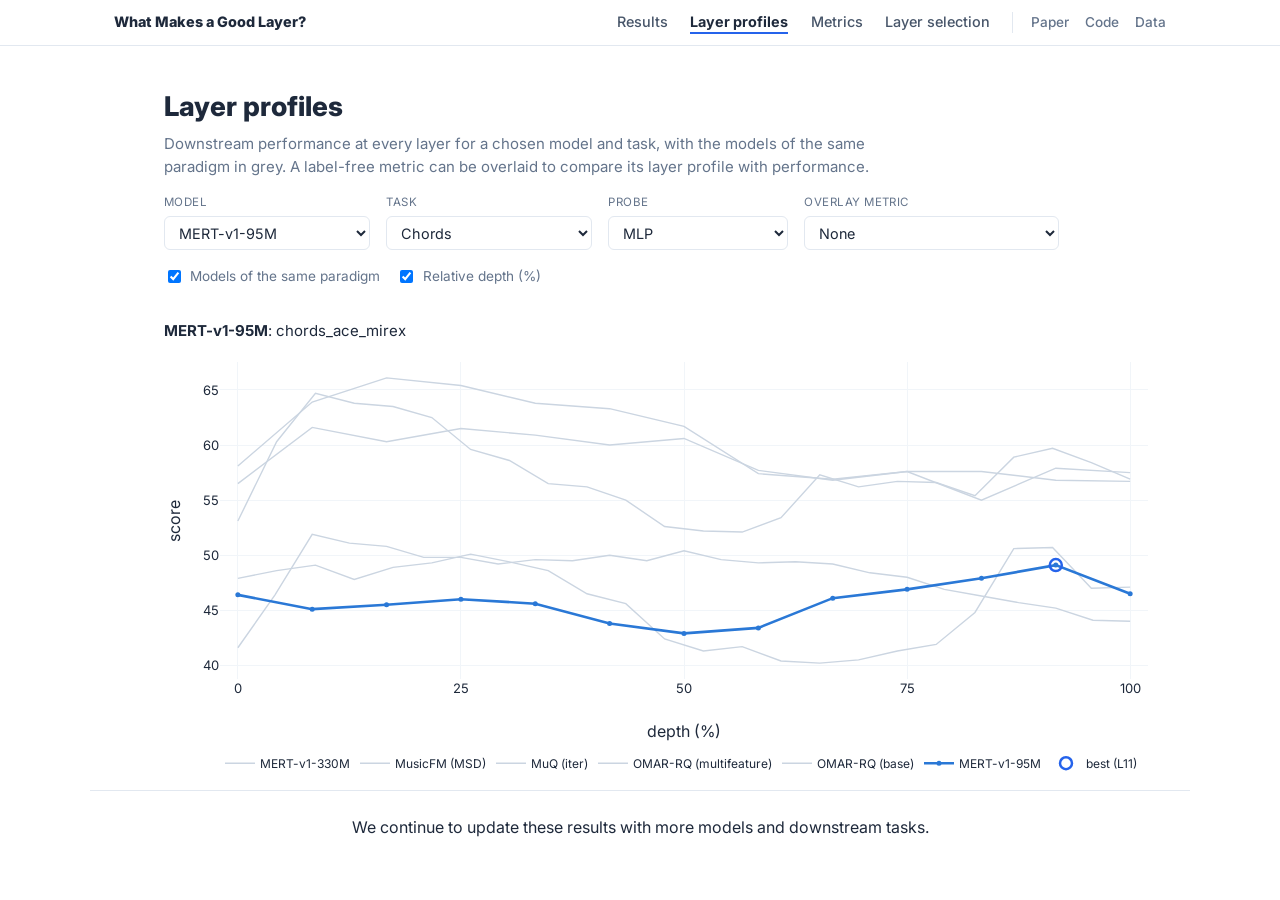
<file: explorer.html>
<!DOCTYPE html>
<html lang="en">
<head>
  <meta charset="utf-8">
  <meta name="viewport" content="width=device-width, initial-scale=1">
  <title>Layer profiles | What Makes a Good Layer?</title>
  <meta name="description" content="Downstream score at every layer of a music foundation model, per task, next to the models of the same paradigm, with a label-free metric overlaid if you choose one.">
  <meta property="og:type" content="website">
  <meta property="og:title" content="Layer profiles of music foundation models">
  <meta property="og:description" content="Downstream score at every layer, per model and task, with label-free metric overlays.">
  <meta property="og:url" content="https://angeloskanatas.github.io/music-fms-layer-eval/explorer.html">
  <meta property="og:image" content="https://angeloskanatas.github.io/music-fms-layer-eval/static/images/social_card.png">
  <meta property="og:image:alt" content="Where tonal, semantic and rhythm tasks peak across the layers of masked music encoders">
  <meta name="twitter:card" content="summary_large_image">
  <link rel="icon" type="image/svg+xml" href="static/images/favicon.svg">
  <link rel="icon" type="image/x-icon" href="favicon.ico" sizes="16x16 32x32 48x48">
  <link rel="apple-touch-icon" href="static/images/apple-touch-icon.png">
  <link href="https://fonts.googleapis.com/css2?family=Inter:wght@400;500;600;700;800&display=swap" rel="stylesheet">
  <link rel="stylesheet" href="static/css/site.css">
  <script src="https://cdn.plot.ly/plotly-2.35.2.min.js" charset="utf-8"></script>
  <style>
    :root { --ink:#1e293b; --ink-2:#64748b; --ink-3:#94a3b8; --accent:#2563eb;
            --line:#e2e8f0; --bg:#fff; --bg-2:#f8fafc; }
    * { box-sizing: border-box; }
    body { margin:0; font-family:'Inter',-apple-system,sans-serif; color:var(--ink);
           background:var(--bg); font-size:15px; line-height:1.55; }
    header { max-width:1000px; margin:0 auto; padding:2.5rem 1.5rem .75rem; }
    header h1 { font-size:1.7rem; font-weight:800; margin:0 0 .25rem; }
    header p { color:var(--ink-2); margin:.25rem 0; max-width:720px; }
    header a { color:var(--accent); text-decoration:none; }
    .meta { font-size:.85rem; color:var(--ink-3); }
    .controls { max-width:1000px; margin:0 auto; padding:0 1.5rem 1rem;
                display:flex; gap:1rem; flex-wrap:wrap; align-items:end; }
    .ctrl label { display:block; font-size:.72rem; text-transform:uppercase;
                  letter-spacing:.04em; color:var(--ink-2); margin-bottom:.25rem; }
    select { font:inherit; font-size:.9rem; padding:.4rem .6rem; border:1px solid var(--line);
             border-radius:6px; background:var(--bg); color:var(--ink); min-width:180px; }
    .toggle { font-size:.85rem; color:var(--ink-2); display:flex; align-items:center;
              gap:.4rem; padding-bottom:.45rem; }
    #chart { max-width:1000px; margin:0 auto; padding:0 1.5rem; height:480px; }
    footer { max-width:1000px; margin:0 auto; padding:1rem 1.5rem 3rem;
             font-size:.85rem; color:var(--ink-2); }
    footer a { color:var(--accent); text-decoration:none; }
  </style>
</head>
<body>
  <nav class="site-nav"><div class="inner"><a class="brand" href="index.html">What Makes a Good Layer?</a><a href="index.html">Results</a><a href="explorer.html" class="here" aria-current="page">Layer profiles</a><a href="corr.html">Metrics</a><a href="fusion.html">Layer selection</a><span class="ext"><a href="https://arxiv.org/abs/2608.14819">Paper</a><a href="https://github.com/angeloskanatas/req-metrics">Code</a><a href="https://github.com/angeloskanatas/music-fms-layer-eval/tree/master/data">Data</a></span></div></nav>
  <header>
    <h1>Layer profiles</h1>
    <p>Downstream performance at every layer for a chosen model and task, with the models of the same paradigm
       in grey. A label-free metric can be overlaid to compare its layer profile with performance.</p>
  </header>
  <div class="controls">
    <div class="ctrl"><label for="model">Model</label><select id="model"></select></div>
    <div class="ctrl"><label for="task">Task</label><select id="task"></select></div>
    <div class="ctrl"><label for="probe">Probe</label><select id="probe"></select></div>
    <div class="ctrl"><label for="ov">Overlay metric</label><select id="ov"></select></div>
    <label class="toggle"><input type="checkbox" id="mates" checked> Models of the same paradigm</label>
    <label class="toggle"><input type="checkbox" id="norm" checked> Relative depth (%)</label>
  </div>
  <div id="chart"></div>
  <p id="rnote" style="max-width:1000px;margin:0 auto;padding:0 1.5rem;font-size:.82rem;color:#64748b;"></p>
  <div class="site-foot">
    <p class="update">We continue to update these results with more models and downstream tasks.</p>
  </div>
  <script>
  const MODELS = [{"id": "mert-v1-95M", "label": "MERT-v1-95M", "family": "masked", "in_paper": true, "color": "#2a78d6"}, {"id": "mert-v1-330M", "label": "MERT-v1-330M", "family": "masked", "in_paper": true, "color": "#2a78d6"}, {"id": "musicfm", "label": "MusicFM (MSD)", "family": "masked", "in_paper": true, "color": "#2a78d6"}, {"id": "muq", "label": "MuQ (iter)", "family": "masked", "in_paper": true, "color": "#2a78d6"}, {"id": "omar-rq-multifeature-25hz", "label": "OMAR-RQ (multifeature)", "family": "masked", "in_paper": true, "color": "#2a78d6"}, {"id": "omar-rq-base", "label": "OMAR-RQ (base)", "family": "masked", "in_paper": false, "color": "#2a78d6"}, {"id": "musicgen-small", "label": "MusicGen-S", "family": "autoregressive", "in_paper": true, "color": "#eb6834"}, {"id": "musicgen-medium", "label": "MusicGen-M", "family": "autoregressive", "in_paper": true, "color": "#eb6834"}, {"id": "musicgen-large", "label": "MusicGen-L", "family": "autoregressive", "in_paper": true, "color": "#eb6834"}, {"id": "yue-0.5b", "label": "YuE-s1-0.5B", "family": "autoregressive", "in_paper": true, "color": "#eb6834"}, {"id": "yue-7b", "label": "YuE-s1-7B", "family": "autoregressive", "in_paper": true, "color": "#eb6834"}, {"id": "clap", "label": "LAION-CLAP", "family": "contrastive", "in_paper": true, "color": "#1baf7a"}, {"id": "myna", "label": "Myna-Base", "family": "contrastive", "in_paper": true, "color": "#1baf7a"}, {"id": "maest", "label": "MAEST", "family": "supervised", "in_paper": false, "color": "#e87ba4"}, {"id": "mt2", "label": "MT2", "family": "contrastive", "in_paper": false, "color": "#1baf7a", "members": [{"id": "mt2", "readout": "token-avg"}, {"id": "mt2-cls-avg", "readout": "CLS-avg"}, {"id": "mt2-cls-contrastive", "readout": "contrastive CLS"}, {"id": "mt2-cls-equiv", "readout": "equivariant CLS"}]}, {"id": "mert-v2-30s", "label": "MERT-v2-30s", "family": "masked", "in_paper": false, "color": "#2a78d6"}, {"id": "mert-v2-fullsong", "label": "MERT-v2-FullSong", "family": "masked", "in_paper": false, "color": "#2a78d6"}];
  const TASKS  = [{"id": "chords_ace_mirex", "label": "Chords", "desc": "chords_ace_mirex"}, {"id": "key", "label": "Key", "desc": "Key estimation, GiantSteps (mir_eval weighted score)"}, {"id": "nsynth_pitch", "label": "Pitch", "desc": "Pitch classification, NSynth (accuracy)"}, {"id": "chords_ace_root", "label": "Chords root", "desc": "chords_ace_root"}, {"id": "chords_ace_thirds", "label": "Chords thirds", "desc": "chords_ace_thirds"}, {"id": "chords_ace_triads", "label": "Chords triads", "desc": "Chord triads score (ChordsACE)"}, {"id": "beat_f1", "label": "Beat", "desc": "Beat tracking, GTZAN (F-measure)"}, {"id": "downbeat_f1", "label": "Downbeat", "desc": "Downbeat tracking, GTZAN (F-measure)"}, {"id": "nsynth_instrument", "label": "Instrument", "desc": "Instrument family classification, NSynth (accuracy)"}, {"id": "emo_r2", "label": "Emotion", "desc": "Emotion regression, Emomusic (R2 of arousal and valence)"}, {"id": "genre", "label": "Genre", "desc": "Genre classification, GTZAN (accuracy)"}, {"id": "hxmsa", "label": "Structure", "desc": "Structural function recognition, Harmonix (clip-level accuracy)"}, {"id": "mtg_genre_ap", "label": "MTG genre", "desc": "Genre tagging, MTG-Jamendo (macro-averaged AP)"}, {"id": "mtg_instrument_ap", "label": "MTG instrument", "desc": "Instrument tagging, MTG-Jamendo (macro-averaged AP)"}, {"id": "mtg_mood_ap", "label": "MTG mood", "desc": "Mood and theme tagging, MTG-Jamendo (macro-averaged AP)"}, {"id": "mtg_top50_ap", "label": "MTG top 50", "desc": "Top-50 tagging, MTG-Jamendo (macro-averaged AP)"}, {"id": "mtt_ap", "label": "MTT", "desc": "Tagging, MagnaTagATune (macro-averaged AP)"}, {"id": "emo_r2a", "label": "Arousal", "desc": "Emotion regression, Emomusic (R2 of arousal)"}, {"id": "emo_r2v", "label": "Valence", "desc": "Emotion regression, Emomusic (R2 of valence)"}, {"id": "mtg_genre_auroc", "label": "MTG genre AUROC", "desc": "Genre tagging, MTG-Jamendo (macro-averaged AUROC)"}, {"id": "mtg_instrument_auroc", "label": "MTG instrument AUROC", "desc": "Instrument tagging, MTG-Jamendo (macro-averaged AUROC)"}, {"id": "mtg_mood_auroc", "label": "MTG mood AUROC", "desc": "Mood and theme tagging, MTG-Jamendo (macro-averaged AUROC)"}, {"id": "mtg_top50_auroc", "label": "MTG top 50 AUROC", "desc": "Top-50 tagging, MTG-Jamendo (macro-averaged AUROC)"}, {"id": "mtt_auroc", "label": "MTT AUROC", "desc": "Tagging, MagnaTagATune (macro-averaged AUROC)"}, {"id": "dimsim_acc_centered", "label": "Similarity", "desc": "Perceptual similarity, DimSim (triplet accuracy, centered cosine)"}, {"id": "dimsim_acc_cosine", "label": "Similarity cosine", "desc": "Perceptual similarity, DimSim (triplet accuracy, cosine)"}, {"id": "dimsim_acc_l2", "label": "Similarity L2", "desc": "Perceptual similarity, DimSim (triplet accuracy, Euclidean distance)"}];
  const OVERLAYS = [
    ['', 'None'],
    ['id|twonn', 'Intrinsic dimension (TwoNN)'],
    ['id|gride_k8', 'Intrinsic dimension (GRIDE k=8)'],
    ['effective_rank|default', 'Effective rank'],
    ['anisotropy|spectral', 'Anisotropy'],
    ['infonce|default', 'InfoNCE'],
    ['lidar|default', 'LiDAR'],
    ['curvature|default', 'Curvature (signed)'],
    ['alpha|default', 'Alpha-ReQ'],
    ['pte|lin_phase', 'PTE (−phase RMSE)'],
  ];
  // PTE is an error and a folded curvature angle runs opposite to the signed one: both are negated
  const negated = r => r.metric === 'pte' || (r.metric === 'curvature' && !(r.source || '').includes('signed'));
  const cache = {}, mcache = {};
  const $m = document.getElementById('model'), $t = document.getElementById('task'),
        $g = document.getElementById('mates'), $n = document.getElementById('norm'),
        $o = document.getElementById('ov');
  const q = new URLSearchParams(location.search);
  const xs = r => $n.checked
    ? r.layers.map((_, i) => 100 * i / Math.max(r.layers.length - 1, 1))
    : [...r.layers.keys()];
  const mm = v => { const lo = Math.min(...v), hi = Math.max(...v), r = (hi - lo) || 1;
                    return v.map(x => (x - lo) / r); };
  function spearman(a, b) {
    const rank = v => { const s = [...v.keys()].sort((i, j) => v[i] - v[j]);
      const r = new Array(v.length); let i = 0;
      while (i < s.length) { let j = i;
        while (j + 1 < s.length && v[s[j + 1]] === v[s[i]]) j++;
        for (let k = i; k <= j; k++) r[s[k]] = (i + j) / 2 + 1; i = j + 1; }
      return r; };
    const ra = rank(a), rb = rank(b), n = a.length;
    const ma = ra.reduce((x, y) => x + y) / n, mb = rb.reduce((x, y) => x + y) / n;
    let num = 0, da = 0, db = 0;
    for (let i = 0; i < n; i++) { num += (ra[i] - ma) * (rb[i] - mb);
      da += (ra[i] - ma) ** 2; db += (rb[i] - mb) ** 2; }
    const den = Math.sqrt(da * db);
    return den ? num / den : 0;
  }

  MODELS.forEach(m => $m.add(new Option(m.label, m.id)));
  TASKS.forEach(t => $t.add(new Option(t.label, t.id)));
  OVERLAYS.forEach(([v, l]) => $o.add(new Option(l, v)));
  let qm = q.get('model');
  if (qm) { const grp = MODELS.find(m => m.members && m.members.some(x => x.id === qm));
            if (grp) qm = grp.id;
            if (MODELS.some(m => m.id === qm)) $m.value = qm; }
  if (q.get('task') && TASKS.some(t => t.id === q.get('task'))) $t.value = q.get('task');
  if (q.get('ov') && OVERLAYS.some(([v]) => v === q.get('ov'))) $o.value = q.get('ov');
  // probe choice, the first being the default; a task with a protocol of its own (the OWN_PROTOCOL
  // prefixes) has one record and no choice
  const PROBES = [{"id": "mlp512-marble", "label": "MLP"}, {"id": "linear-marble", "label": "Linear"}];
  const OWN_PROTOCOL = ["maeb_", "audiocomp_"];
  const $p = document.getElementById('probe');
  const ownProtocol = task => OWN_PROTOCOL.some(prefix => task.startsWith(prefix));
  PROBES.forEach(p => $p.add(new Option(p.label, p.id)));
  if (q.get('probe') && PROBES.some(p => p.id === q.get('probe'))) $p.value = q.get('probe');
  $p.onchange = draw;

  async function rec(model) {
    if (!cache[model])
      cache[model] = fetch('data/results/' + model + '/downstream.json').then(r => r.json());
    if (PROBES.length > 1)                      // the chosen probe's records of this model
      return cache[model].then(d => ({ ...d, records: d.records.filter(
        x => ownProtocol(x.task) || (x.readout || PROBES[0].id) === $p.value) }));
    return cache[model];
  }
  async function mrec(model) {
    if (!(model in mcache))
      mcache[model] = fetch('data/results/' + model + '/metrics.json')
        .then(r => r.ok ? r.json() : null).catch(() => null);
    return mcache[model];
  }
  async function draw() {
    const mid = $m.value, tid = $t.value;
    const meta = MODELS.find(m => m.id === mid);
    const tmeta = TASKS.find(t => t.id === tid);
    const ov = meta.members ? '' : $o.value;   // overlays: single-readout models only
    $o.disabled = !!meta.members;
    history.replaceState(null, '', '?model=' + mid + '&task=' + tid + (ov ? '&ov=' + ov : ''));
    const traces = [];
    const notes = [];
    $p.disabled = ownProtocol(tid);
    if (!$p.disabled && $p.value !== PROBES[0].id) {
      history.replaceState(null, '', location.search + '&probe=' + $p.value);
      notes.push('Probe: ' + $p.selectedOptions[0].text + '.');
    }
    if ($g.checked && !ov) {
      for (const m of MODELS.filter(x => x.family === meta.family && x.id !== mid)) {
        const d = await rec(m.id);
        const r = d.records.find(x => x.task === tid);
        if (r) traces.push({ x: xs(r), y: r.layers, mode: 'lines',
          name: m.label, line: { color: '#cbd5e1', width: 1.4 },
          customdata: [...r.layers.keys()], hovertemplate:
          m.label + ' L%{customdata}: %{y:.1f}<extra></extra>' });
      }
    }
    const RCOLORS = ['#2a78d6', '#eb6834', '#1baf7a', '#e87ba4'];  // validated categorical
    let lastR = null;
    if (meta.members) {          // multi-readout model: one curve per readout
      let ci = 0;
      for (const mem of meta.members) {
        const d = await rec(mem.id);
        const r = d.records.find(x => x.task === tid);
        if (!r) continue;
        lastR = r;
        const best = r.layers.indexOf(Math.max(...r.layers));
        const x = xs(r);
        traces.push({ x, y: r.layers, mode: 'lines+markers', name: mem.readout,
          line: { color: RCOLORS[ci % 4], width: 2.2 }, marker: { size: 4 },
          customdata: [...r.layers.keys()],
          hovertemplate: mem.readout + ' L%{customdata}: %{y:.1f}<extra></extra>' });
        traces.push({ x: [x[best]], y: [r.layers[best]], mode: 'markers',
          showlegend: false, marker: { color: RCOLORS[ci % 4], size: 10,
          symbol: 'circle-open', line: { width: 2 } },
          hovertemplate: mem.readout + ' best: L' + best + ' = %{y:.1f}<extra></extra>' });
        ci++;
      }
      notes.push(meta.label + ' has several class tokens. Each curve reads the same frozen model ' +
        'through a different one, and the rings mark the best layer of each.');
    } else {
      const d = await rec(mid);
      const r = d.records.find(x => x.task === tid);
      if (!r) { Plotly.newPlot('chart', [], note(meta.label + ': not evaluated on ' + tmeta.label)); return; }
      lastR = r;
      const best = r.layers.indexOf(Math.max(...r.layers));
      const x = xs(r);
      let mvals = null, mlabel = '';
      if (ov) {
        const [mk, mv] = ov.split('|');
        const md = await mrec(mid);
        const mr = md && md.records.find(z => z.metric === mk && z.variant === mv);
        if (mr && mr.layers.length === r.layers.length) {
          mvals = negated(mr) ? mr.layers.map(v => -v) : mr.layers.slice();
          mlabel = OVERLAYS.find(([v]) => v === ov)[1];
        } else {
          notes.push('This model has no ' + OVERLAYS.find(([v]) => v === ov)[1] +
                     ' profile, so only the score is shown.');
        }
      }
      const dispY = mvals ? mm(r.layers) : r.layers;
      traces.push({ x, y: dispY, mode: 'lines+markers', name: meta.label,
        line: { color: meta.color, width: 2.6 }, marker: { size: 5 },
        customdata: r.layers.map((v, i) => [i, v]),
        hovertemplate: 'L%{customdata[0]}: %{customdata[1]:.1f}<extra></extra>' });
      traces.push({ x: [x[best]], y: [dispY[best]], mode: 'markers',
        name: 'best (L' + best + ')',
        marker: { color: '#2563eb', size: 12, symbol: 'circle-open', line: { width: 2.5 } },
        hovertemplate: 'best: L' + best + ' = ' + r.layers[best].toFixed(1) + '<extra></extra>' });
      if (mvals) {
        traces.push({ x, y: mm(mvals), mode: 'lines', name: mlabel,
          line: { color: '#64748b', width: 2, dash: 'dash' },
          customdata: mvals.map((v, i) => [i, v]),
          hovertemplate: mlabel + ' L%{customdata[0]}: %{customdata[1]:.3g}<extra></extra>' });
        const rho = spearman(mvals, r.layers);
        notes.push('Spearman correlation between ' + mlabel + ' and the score across layers: ' +
          (rho >= 0 ? '+' : '') + rho.toFixed(2) + '. Both curves are rescaled to the range 0 to 1 ' +
          'to share the axis, and the hover shows the raw values. The other models of the paradigm ' +
          'are hidden while a metric is overlaid.');
      }
    }
    document.getElementById('rnote').textContent = notes.join(' ');
    if (!lastR) { Plotly.newPlot('chart', [], note(meta.label + ': not evaluated on ' + tmeta.label)); return; }
    Plotly.newPlot('chart', traces, layout(tmeta, meta, lastR, !!(ov && traces.length > 2)),
      { responsive: true, displaylogo: false,
        toImageButtonOptions: { filename: mid + '_' + tid + '_layers' } });
  }
  function layout(tmeta, meta, r, overlaid) {
    const normed = $n.checked;
    return { font: { family: 'Inter, sans-serif', color: '#1e293b', size: 13 },
      title: { text: '<b>' + meta.label + '</b>: ' + tmeta.desc,
               font: { size: 15 }, x: 0, xanchor: 'left' },
      xaxis: normed
        ? { title: 'depth (%)', range: [-2, 102], dtick: 25,
            gridcolor: '#f1f5f9', zeroline: false }
        : { title: 'layer', dtick: r.n_layers > 30 ? 4 : (r.n_layers > 16 ? 2 : 1),
            gridcolor: '#f1f5f9', zeroline: false },
      yaxis: { title: overlaid ? 'rescaled to 0 to 1' : 'score',
               gridcolor: '#f1f5f9', zeroline: false },
      plot_bgcolor: '#fff', paper_bgcolor: '#fff', hovermode: 'closest',
      showlegend: true,
      legend: { orientation: 'h', y: -0.22, font: { size: 12 } },
      margin: { t: 52, r: 16, l: 56 } };
  }
  function note(text) {
    return { annotations: [{ text, showarrow: false, font: { color: '#64748b' } }],
             xaxis: { visible: false }, yaxis: { visible: false } };
  }
  $m.onchange = $t.onchange = $g.onchange = $n.onchange = $o.onchange = draw;
  draw();
  </script>
</body>
</html>
</file>
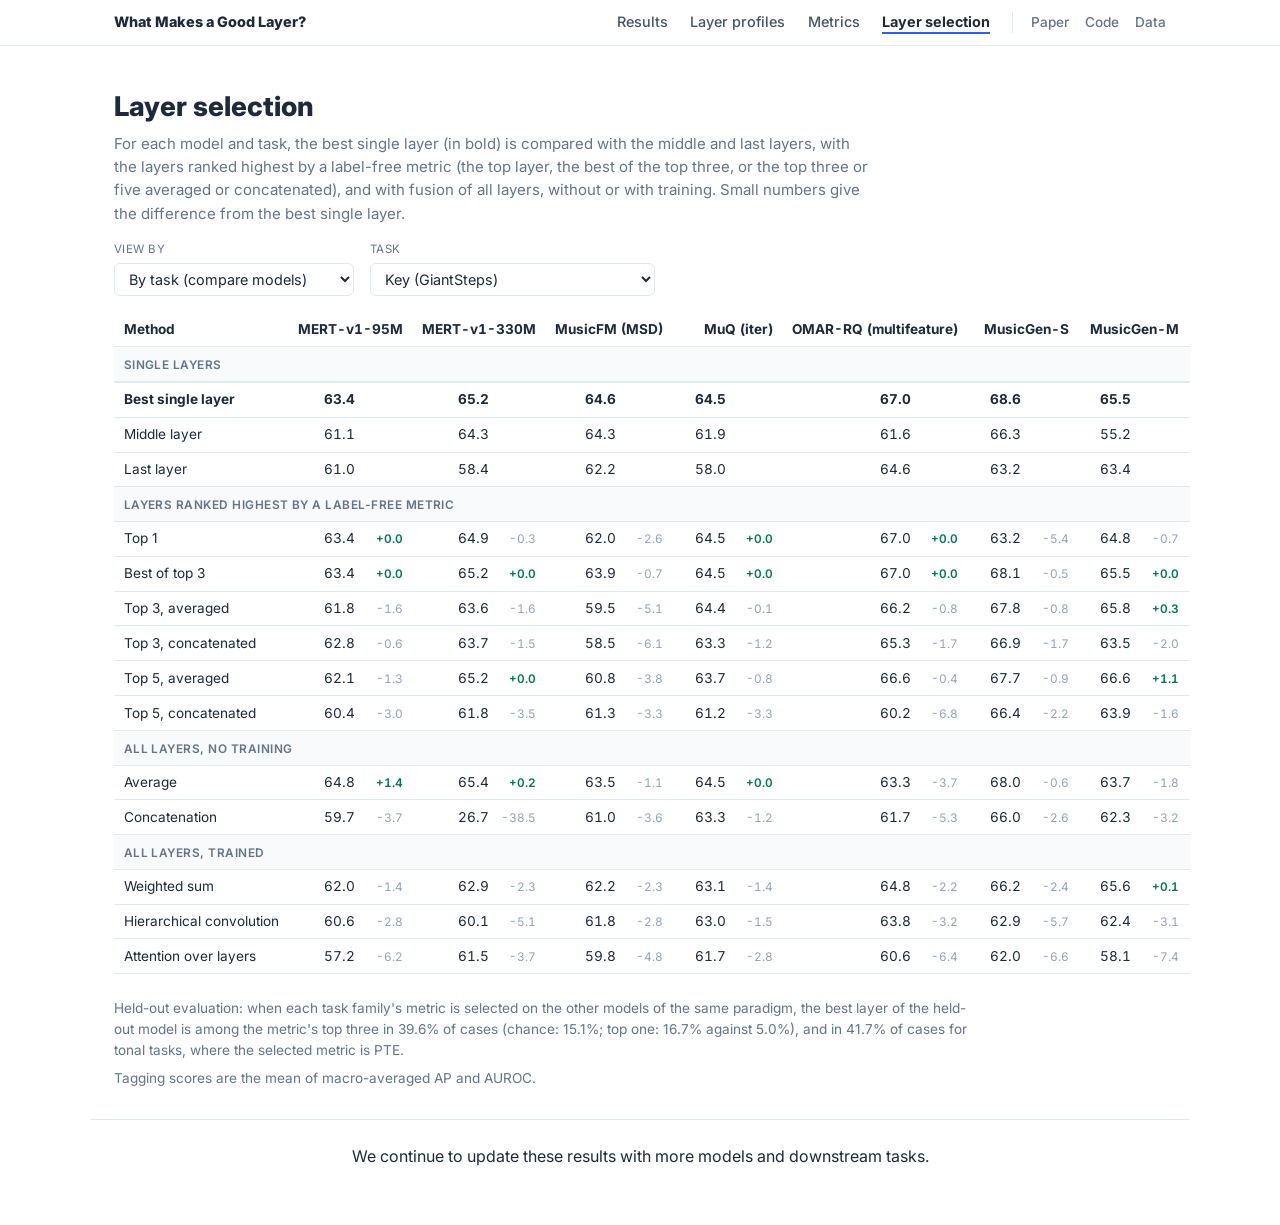
<file: fusion.html>
<!DOCTYPE html>
<html lang="en">
<head>
  <meta charset="utf-8">
  <meta name="viewport" content="width=device-width, initial-scale=1">
  <title>Layer selection | What Makes a Good Layer?</title>
  <meta name="description" content="The best single layer of each music foundation model and task, against layers chosen by a label-free metric and against trained multi-layer fusion.">
  <meta property="og:type" content="website">
  <meta property="og:title" content="Layer selection for music foundation models">
  <meta property="og:description" content="Layers chosen by a label-free metric and trained multi-layer fusion against the best single layer, per model and task.">
  <meta property="og:url" content="https://angeloskanatas.github.io/music-fms-layer-eval/fusion.html">
  <meta property="og:image" content="https://angeloskanatas.github.io/music-fms-layer-eval/static/images/social_card.png">
  <meta property="og:image:alt" content="Where tonal, semantic and rhythm tasks peak across the layers of masked music encoders">
  <meta name="twitter:card" content="summary_large_image">
  <link rel="icon" type="image/svg+xml" href="static/images/favicon.svg">
  <link rel="icon" type="image/x-icon" href="favicon.ico" sizes="16x16 32x32 48x48">
  <link rel="apple-touch-icon" href="static/images/apple-touch-icon.png">
  <link href="https://fonts.googleapis.com/css2?family=Inter:wght@400;500;600;700;800&display=swap" rel="stylesheet">
  <link rel="stylesheet" href="static/css/site.css">
  <style>
    :root { --ink:#1e293b; --ink-2:#64748b; --ink-3:#94a3b8; --accent:#2563eb;
            --line:#e2e8f0; --bg:#fff; --bg-2:#f8fafc; }
    * { box-sizing:border-box; }
    body { margin:0; font-family:'Inter',-apple-system,sans-serif; color:var(--ink);
           background:var(--bg); font-size:15px; line-height:1.55; }
    header, .controls, footer { max-width:1100px; margin:0 auto; padding:0 1.5rem; }
    header { padding-top:2.5rem; padding-bottom:.75rem; }
    header h1 { font-size:1.7rem; font-weight:800; margin:0 0 .25rem; }
    header p { color:var(--ink-2); margin:.25rem 0; max-width:760px; }
    header a { color:var(--accent); text-decoration:none; }
    .meta { font-size:.85rem; color:var(--ink-3); }
    .controls { padding-bottom:1rem; display:flex; gap:1rem; align-items:end; flex-wrap:wrap; }
    .ctrl label { display:block; font-size:.72rem; text-transform:uppercase;
                  letter-spacing:.04em; color:var(--ink-2); margin-bottom:.25rem; }
    select { font:inherit; font-size:.9rem; padding:.4rem .6rem; border:1px solid var(--line);
             border-radius:6px; background:var(--bg); color:var(--ink); min-width:240px; }
    .twrap { max-width:1100px; margin:0 auto 1.5rem; padding:0 1.5rem; overflow-x:auto; }
    table { border-collapse:collapse; width:100%; font-size:.85rem; }
    th, td { padding:.4rem .6rem; border-bottom:1px solid var(--line); text-align:left;
             white-space:nowrap; }
    thead th { font-size:.74rem; text-transform:uppercase; letter-spacing:.04em;
               color:var(--ink-2); border-bottom:2px solid var(--line);
               position:sticky; top:0; background:var(--bg); }
    .num { text-align:right; font-variant-numeric:tabular-nums; }
    tr.ghead td { font-size:.74rem; text-transform:uppercase; letter-spacing:.04em;
                  color:var(--ink-2); background:var(--bg-2); font-weight:600;
                  padding-top:.55rem; }
    tr.oracle td { font-weight:700; border-top:2px solid var(--line); }
    .val { display:inline-block; min-width:3.2em; text-align:right; }
    .dlt { display:inline-block; min-width:3.4em; margin-left:.45rem; font-size:.74rem;
           color:var(--ink-3); text-align:right; }
    .dlt.pos { color:#047857; font-weight:600; }
    .na { color:var(--ink-3); }
    footer { padding-bottom:1.5rem; font-size:.85rem; color:var(--ink-2); }
    footer p { max-width:860px; margin:.4rem 0; }
    footer a { color:var(--accent); text-decoration:none; }
  </style>
</head>
<body>
  <nav class="site-nav"><div class="inner"><a class="brand" href="index.html">What Makes a Good Layer?</a><a href="index.html">Results</a><a href="explorer.html">Layer profiles</a><a href="corr.html">Metrics</a><a href="fusion.html" class="here" aria-current="page">Layer selection</a><span class="ext"><a href="https://arxiv.org/abs/2608.14819">Paper</a><a href="https://github.com/angeloskanatas/req-metrics">Code</a><a href="https://github.com/angeloskanatas/music-fms-layer-eval/tree/master/data">Data</a></span></div></nav>
  <header>
    <h1>Layer selection</h1>
    <p>For each model and task, the best single layer (in bold) is compared with the middle and last layers,
       with the layers ranked highest by a label-free metric (the top layer, the best of the top three, or the top
       three or five averaged or concatenated), and with fusion of all
       layers, without or with training. Small numbers give the difference from the best single layer.</p>
  </header>
  <div class="controls">
    <div class="ctrl"><label for="view">View by</label>
      <select id="view" onchange="switchView()">
        <option value="task">By task (compare models)</option>
        <option value="model">By model (compare tasks)</option>
      </select></div>
    <div class="ctrl" id="c-task"><label for="task">Task</label>
      <select id="task" onchange="showTask(this.value)"><option value='ft-key'>Key (GiantSteps)</option><option value='ft-nsynth_pitch'>Pitch (NSynth)</option><option value='ft-nsynth_instrument'>Instrument (NSynth)</option><option value='ft-genre'>Genre (GTZAN)</option><option value='ft-beat_f1'>Beat (GTZAN)</option><option value='ft-downbeat_f1'>Downbeat (GTZAN)</option><option value='ft-emo_r2'>Emotion (Emomusic)</option><option value='ft-hxmsa'>Structure (Harmonix)</option><option value='ft-mtt'>Tagging (MagnaTagATune)</option><option value='ft-mtg_genre'>Genre tagging (MTG-Jamendo)</option><option value='ft-mtg_instrument'>Instrument tagging (MTG-Jamendo)</option><option value='ft-mtg_mood'>Mood tagging (MTG-Jamendo)</option><option value='ft-mtg_top50'>Top-50 tagging (MTG-Jamendo)</option></select></div>
    <div class="ctrl" id="c-model" style="display:none"><label for="model">Model</label>
      <select id="model" onchange="showTask(this.value)"><option value='fm-mert-v1-95M'>MERT-v1-95M</option><option value='fm-mert-v1-330M'>MERT-v1-330M</option><option value='fm-musicfm'>MusicFM (MSD)</option><option value='fm-muq'>MuQ (iter)</option><option value='fm-omar-rq-multifeature-25hz'>OMAR-RQ (multifeature)</option><option value='fm-musicgen-small'>MusicGen-S</option><option value='fm-musicgen-medium'>MusicGen-M</option><option value='fm-musicgen-large'>MusicGen-L</option><option value='fm-yue-0.5b'>YuE-s1-0.5B</option><option value='fm-mt2'>MT2</option><option value='fm-mert-v2-30s'>MERT-v2-30s</option><option value='fm-mert-v2-fullsong'>MERT-v2-FullSong</option></select></div>
  </div>
  <div class="twrap">
    <section class='ftask' id='ft-key'><table><tr><th>Method</th><th class='num'>MERT-v1-95M</th><th class='num'>MERT-v1-330M</th><th class='num'>MusicFM (MSD)</th><th class='num'>MuQ (iter)</th><th class='num'>OMAR-RQ (multifeature)</th><th class='num'>MusicGen-S</th><th class='num'>MusicGen-M</th><th class='num'>MusicGen-L</th><th class='num'>YuE-s1-0.5B</th><th class='num'>MT2</th><th class='num'>MERT-v2-30s</th><th class='num'>MERT-v2-FullSong</th></tr><tr class='ghead'><td colspan='13'>Single layers</td></tr><tr class='oracle'><td>Best single layer</td><td class='num'><span class='val'>63.4</span><span class='dlt'></span></td><td class='num'><span class='val'>65.2</span><span class='dlt'></span></td><td class='num'><span class='val'>64.6</span><span class='dlt'></span></td><td class='num'><span class='val'>64.5</span><span class='dlt'></span></td><td class='num'><span class='val'>67.0</span><span class='dlt'></span></td><td class='num'><span class='val'>68.6</span><span class='dlt'></span></td><td class='num'><span class='val'>65.5</span><span class='dlt'></span></td><td class='num'><span class='val'>67.2</span><span class='dlt'></span></td><td class='num'><span class='val'>66.6</span><span class='dlt'></span></td><td class='num'><span class='val'>70.1</span><span class='dlt'></span></td><td class='num'><span class='val'>67.0</span><span class='dlt'></span></td><td class='num'><span class='val'>67.0</span><span class='dlt'></span></td></tr><tr><td>Middle layer</td><td class='num'><span class='val'>61.1</span><span class='dlt'></span></td><td class='num'><span class='val'>64.3</span><span class='dlt'></span></td><td class='num'><span class='val'>64.3</span><span class='dlt'></span></td><td class='num'><span class='val'>61.9</span><span class='dlt'></span></td><td class='num'><span class='val'>61.6</span><span class='dlt'></span></td><td class='num'><span class='val'>66.3</span><span class='dlt'></span></td><td class='num'><span class='val'>55.2</span><span class='dlt'></span></td><td class='num'><span class='val'>54.1</span><span class='dlt'></span></td><td class='num'><span class='val'>54.3</span><span class='dlt'></span></td><td class='num'><span class='val'>69.3</span><span class='dlt'></span></td><td class='num'><span class='val'>53.9</span><span class='dlt'></span></td><td class='num'><span class='val'>53.5</span><span class='dlt'></span></td></tr><tr><td>Last layer</td><td class='num'><span class='val'>61.0</span><span class='dlt'></span></td><td class='num'><span class='val'>58.4</span><span class='dlt'></span></td><td class='num'><span class='val'>62.2</span><span class='dlt'></span></td><td class='num'><span class='val'>58.0</span><span class='dlt'></span></td><td class='num'><span class='val'>64.6</span><span class='dlt'></span></td><td class='num'><span class='val'>63.2</span><span class='dlt'></span></td><td class='num'><span class='val'>63.4</span><span class='dlt'></span></td><td class='num'><span class='val'>64.9</span><span class='dlt'></span></td><td class='num'><span class='val'>66.6</span><span class='dlt'></span></td><td class='num'><span class='val'>59.6</span><span class='dlt'></span></td><td class='num'><span class='val'>65.0</span><span class='dlt'></span></td><td class='num'><span class='val'>65.4</span><span class='dlt'></span></td></tr><tr class='ghead'><td colspan='13'>Layers ranked highest by a label-free metric</td></tr><tr><td>Top 1</td><td class='num'><span class='val'>63.4</span><span class='dlt pos'>+0.0</span></td><td class='num'><span class='val'>64.9</span><span class='dlt'>-0.3</span></td><td class='num'><span class='val'>62.0</span><span class='dlt'>-2.6</span></td><td class='num'><span class='val'>64.5</span><span class='dlt pos'>+0.0</span></td><td class='num'><span class='val'>67.0</span><span class='dlt pos'>+0.0</span></td><td class='num'><span class='val'>63.2</span><span class='dlt'>-5.4</span></td><td class='num'><span class='val'>64.8</span><span class='dlt'>-0.7</span></td><td class='num'><span class='val'>66.4</span><span class='dlt'>-0.8</span></td><td class='num'><span class='val'>63.8</span><span class='dlt'>-2.8</span></td><td class='num na'><span class='val'>&mdash;</span><span class='dlt'></span></td><td class='num na'><span class='val'>&mdash;</span><span class='dlt'></span></td><td class='num na'><span class='val'>&mdash;</span><span class='dlt'></span></td></tr><tr><td>Best of top 3</td><td class='num'><span class='val'>63.4</span><span class='dlt pos'>+0.0</span></td><td class='num'><span class='val'>65.2</span><span class='dlt pos'>+0.0</span></td><td class='num'><span class='val'>63.9</span><span class='dlt'>-0.7</span></td><td class='num'><span class='val'>64.5</span><span class='dlt pos'>+0.0</span></td><td class='num'><span class='val'>67.0</span><span class='dlt pos'>+0.0</span></td><td class='num'><span class='val'>68.1</span><span class='dlt'>-0.5</span></td><td class='num'><span class='val'>65.5</span><span class='dlt pos'>+0.0</span></td><td class='num'><span class='val'>66.9</span><span class='dlt'>-0.3</span></td><td class='num'><span class='val'>63.8</span><span class='dlt'>-2.8</span></td><td class='num na'><span class='val'>&mdash;</span><span class='dlt'></span></td><td class='num na'><span class='val'>&mdash;</span><span class='dlt'></span></td><td class='num na'><span class='val'>&mdash;</span><span class='dlt'></span></td></tr><tr><td>Top 3, averaged</td><td class='num'><span class='val'>61.8</span><span class='dlt'>-1.6</span></td><td class='num'><span class='val'>63.6</span><span class='dlt'>-1.6</span></td><td class='num'><span class='val'>59.5</span><span class='dlt'>-5.1</span></td><td class='num'><span class='val'>64.4</span><span class='dlt'>-0.1</span></td><td class='num'><span class='val'>66.2</span><span class='dlt'>-0.8</span></td><td class='num'><span class='val'>67.8</span><span class='dlt'>-0.8</span></td><td class='num'><span class='val'>65.8</span><span class='dlt pos'>+0.3</span></td><td class='num na'><span class='val'>&mdash;</span><span class='dlt'></span></td><td class='num'><span class='val'>67.0</span><span class='dlt pos'>+0.4</span></td><td class='num na'><span class='val'>&mdash;</span><span class='dlt'></span></td><td class='num na'><span class='val'>&mdash;</span><span class='dlt'></span></td><td class='num na'><span class='val'>&mdash;</span><span class='dlt'></span></td></tr><tr><td>Top 3, concatenated</td><td class='num'><span class='val'>62.8</span><span class='dlt'>-0.6</span></td><td class='num'><span class='val'>63.7</span><span class='dlt'>-1.5</span></td><td class='num'><span class='val'>58.5</span><span class='dlt'>-6.1</span></td><td class='num'><span class='val'>63.3</span><span class='dlt'>-1.2</span></td><td class='num'><span class='val'>65.3</span><span class='dlt'>-1.7</span></td><td class='num'><span class='val'>66.9</span><span class='dlt'>-1.7</span></td><td class='num'><span class='val'>63.5</span><span class='dlt'>-2.0</span></td><td class='num na'><span class='val'>&mdash;</span><span class='dlt'></span></td><td class='num'><span class='val'>65.0</span><span class='dlt'>-1.6</span></td><td class='num na'><span class='val'>&mdash;</span><span class='dlt'></span></td><td class='num na'><span class='val'>&mdash;</span><span class='dlt'></span></td><td class='num na'><span class='val'>&mdash;</span><span class='dlt'></span></td></tr><tr><td>Top 5, averaged</td><td class='num'><span class='val'>62.1</span><span class='dlt'>-1.3</span></td><td class='num'><span class='val'>65.2</span><span class='dlt pos'>+0.0</span></td><td class='num'><span class='val'>60.8</span><span class='dlt'>-3.8</span></td><td class='num'><span class='val'>63.7</span><span class='dlt'>-0.8</span></td><td class='num'><span class='val'>66.6</span><span class='dlt'>-0.4</span></td><td class='num'><span class='val'>67.7</span><span class='dlt'>-0.9</span></td><td class='num'><span class='val'>66.6</span><span class='dlt pos'>+1.1</span></td><td class='num'><span class='val'>68.2</span><span class='dlt pos'>+1.0</span></td><td class='num'><span class='val'>67.4</span><span class='dlt pos'>+0.8</span></td><td class='num na'><span class='val'>&mdash;</span><span class='dlt'></span></td><td class='num na'><span class='val'>&mdash;</span><span class='dlt'></span></td><td class='num na'><span class='val'>&mdash;</span><span class='dlt'></span></td></tr><tr><td>Top 5, concatenated</td><td class='num'><span class='val'>60.4</span><span class='dlt'>-3.0</span></td><td class='num'><span class='val'>61.8</span><span class='dlt'>-3.5</span></td><td class='num'><span class='val'>61.3</span><span class='dlt'>-3.3</span></td><td class='num'><span class='val'>61.2</span><span class='dlt'>-3.3</span></td><td class='num'><span class='val'>60.2</span><span class='dlt'>-6.8</span></td><td class='num'><span class='val'>66.4</span><span class='dlt'>-2.2</span></td><td class='num'><span class='val'>63.9</span><span class='dlt'>-1.6</span></td><td class='num'><span class='val'>66.5</span><span class='dlt'>-0.7</span></td><td class='num'><span class='val'>62.5</span><span class='dlt'>-4.1</span></td><td class='num na'><span class='val'>&mdash;</span><span class='dlt'></span></td><td class='num na'><span class='val'>&mdash;</span><span class='dlt'></span></td><td class='num na'><span class='val'>&mdash;</span><span class='dlt'></span></td></tr><tr class='ghead'><td colspan='13'>All layers, no training</td></tr><tr><td>Average</td><td class='num'><span class='val'>64.8</span><span class='dlt pos'>+1.4</span></td><td class='num'><span class='val'>65.4</span><span class='dlt pos'>+0.2</span></td><td class='num'><span class='val'>63.5</span><span class='dlt'>-1.1</span></td><td class='num'><span class='val'>64.5</span><span class='dlt pos'>+0.0</span></td><td class='num'><span class='val'>63.3</span><span class='dlt'>-3.7</span></td><td class='num'><span class='val'>68.0</span><span class='dlt'>-0.6</span></td><td class='num'><span class='val'>63.7</span><span class='dlt'>-1.8</span></td><td class='num'><span class='val'>65.8</span><span class='dlt'>-1.5</span></td><td class='num'><span class='val'>68.0</span><span class='dlt pos'>+1.4</span></td><td class='num'><span class='val'>70.8</span><span class='dlt pos'>+0.7</span></td><td class='num'><span class='val'>64.0</span><span class='dlt'>-3.0</span></td><td class='num'><span class='val'>64.1</span><span class='dlt'>-2.9</span></td></tr><tr><td>Concatenation</td><td class='num'><span class='val'>59.7</span><span class='dlt'>-3.7</span></td><td class='num'><span class='val'>26.7</span><span class='dlt'>-38.5</span></td><td class='num'><span class='val'>61.0</span><span class='dlt'>-3.6</span></td><td class='num'><span class='val'>63.3</span><span class='dlt'>-1.2</span></td><td class='num'><span class='val'>61.7</span><span class='dlt'>-5.3</span></td><td class='num'><span class='val'>66.0</span><span class='dlt'>-2.6</span></td><td class='num'><span class='val'>62.3</span><span class='dlt'>-3.2</span></td><td class='num'><span class='val'>62.4</span><span class='dlt'>-4.8</span></td><td class='num'><span class='val'>61.8</span><span class='dlt'>-4.8</span></td><td class='num'><span class='val'>68.9</span><span class='dlt'>-1.2</span></td><td class='num'><span class='val'>64.3</span><span class='dlt'>-2.7</span></td><td class='num'><span class='val'>64.2</span><span class='dlt'>-2.8</span></td></tr><tr class='ghead'><td colspan='13'>All layers, trained</td></tr><tr><td>Weighted sum</td><td class='num'><span class='val'>62.0</span><span class='dlt'>-1.4</span></td><td class='num'><span class='val'>62.9</span><span class='dlt'>-2.3</span></td><td class='num'><span class='val'>62.2</span><span class='dlt'>-2.3</span></td><td class='num'><span class='val'>63.1</span><span class='dlt'>-1.4</span></td><td class='num'><span class='val'>64.8</span><span class='dlt'>-2.2</span></td><td class='num'><span class='val'>66.2</span><span class='dlt'>-2.4</span></td><td class='num'><span class='val'>65.6</span><span class='dlt pos'>+0.1</span></td><td class='num'><span class='val'>65.6</span><span class='dlt'>-1.6</span></td><td class='num'><span class='val'>64.4</span><span class='dlt'>-2.2</span></td><td class='num'><span class='val'>70.0</span><span class='dlt'>-0.1</span></td><td class='num'><span class='val'>66.0</span><span class='dlt'>-1.0</span></td><td class='num'><span class='val'>65.7</span><span class='dlt'>-1.3</span></td></tr><tr><td>Hierarchical convolution</td><td class='num'><span class='val'>60.6</span><span class='dlt'>-2.8</span></td><td class='num'><span class='val'>60.1</span><span class='dlt'>-5.1</span></td><td class='num'><span class='val'>61.8</span><span class='dlt'>-2.8</span></td><td class='num'><span class='val'>63.0</span><span class='dlt'>-1.5</span></td><td class='num'><span class='val'>63.8</span><span class='dlt'>-3.2</span></td><td class='num'><span class='val'>62.9</span><span class='dlt'>-5.7</span></td><td class='num'><span class='val'>62.4</span><span class='dlt'>-3.1</span></td><td class='num'><span class='val'>60.6</span><span class='dlt'>-6.6</span></td><td class='num'><span class='val'>61.4</span><span class='dlt'>-5.2</span></td><td class='num'><span class='val'>69.1</span><span class='dlt'>-1.0</span></td><td class='num'><span class='val'>62.5</span><span class='dlt'>-4.5</span></td><td class='num'><span class='val'>63.7</span><span class='dlt'>-3.3</span></td></tr><tr><td>Attention over layers</td><td class='num'><span class='val'>57.2</span><span class='dlt'>-6.2</span></td><td class='num'><span class='val'>61.5</span><span class='dlt'>-3.7</span></td><td class='num'><span class='val'>59.8</span><span class='dlt'>-4.8</span></td><td class='num'><span class='val'>61.7</span><span class='dlt'>-2.8</span></td><td class='num'><span class='val'>60.6</span><span class='dlt'>-6.4</span></td><td class='num'><span class='val'>62.0</span><span class='dlt'>-6.6</span></td><td class='num'><span class='val'>58.1</span><span class='dlt'>-7.4</span></td><td class='num'><span class='val'>60.2</span><span class='dlt'>-7.0</span></td><td class='num'><span class='val'>61.7</span><span class='dlt'>-4.9</span></td><td class='num'><span class='val'>66.0</span><span class='dlt'>-4.1</span></td><td class='num'><span class='val'>61.5</span><span class='dlt'>-5.5</span></td><td class='num'><span class='val'>60.9</span><span class='dlt'>-6.1</span></td></tr></table></section>
<section class='ftask' id='ft-nsynth_pitch' hidden><table><tr><th>Method</th><th class='num'>MERT-v1-95M</th><th class='num'>MERT-v1-330M</th><th class='num'>MusicFM (MSD)</th><th class='num'>MuQ (iter)</th><th class='num'>OMAR-RQ (multifeature)</th><th class='num'>MusicGen-M</th><th class='num'>MusicGen-L</th><th class='num'>MT2</th><th class='num'>MERT-v2-30s</th><th class='num'>MERT-v2-FullSong</th></tr><tr class='ghead'><td colspan='11'>Single layers</td></tr><tr class='oracle'><td>Best single layer</td><td class='num'><span class='val'>92.4</span><span class='dlt'></span></td><td class='num'><span class='val'>92.2</span><span class='dlt'></span></td><td class='num'><span class='val'>90.5</span><span class='dlt'></span></td><td class='num'><span class='val'>92.5</span><span class='dlt'></span></td><td class='num'><span class='val'>94.2</span><span class='dlt'></span></td><td class='num'><span class='val'>89.8</span><span class='dlt'></span></td><td class='num'><span class='val'>90.9</span><span class='dlt'></span></td><td class='num'><span class='val'>92.1</span><span class='dlt'></span></td><td class='num'><span class='val'>92.3</span><span class='dlt'></span></td><td class='num'><span class='val'>93.1</span><span class='dlt'></span></td></tr><tr><td>Middle layer</td><td class='num'><span class='val'>90.3</span><span class='dlt'></span></td><td class='num'><span class='val'>89.9</span><span class='dlt'></span></td><td class='num'><span class='val'>89.0</span><span class='dlt'></span></td><td class='num'><span class='val'>90.1</span><span class='dlt'></span></td><td class='num'><span class='val'>92.8</span><span class='dlt'></span></td><td class='num'><span class='val'>86.7</span><span class='dlt'></span></td><td class='num'><span class='val'>85.6</span><span class='dlt'></span></td><td class='num'><span class='val'>91.0</span><span class='dlt'></span></td><td class='num'><span class='val'>87.5</span><span class='dlt'></span></td><td class='num'><span class='val'>87.3</span><span class='dlt'></span></td></tr><tr><td>Last layer</td><td class='num'><span class='val'>90.8</span><span class='dlt'></span></td><td class='num'><span class='val'>90.8</span><span class='dlt'></span></td><td class='num'><span class='val'>86.9</span><span class='dlt'></span></td><td class='num'><span class='val'>87.6</span><span class='dlt'></span></td><td class='num'><span class='val'>92.9</span><span class='dlt'></span></td><td class='num'><span class='val'>86.0</span><span class='dlt'></span></td><td class='num'><span class='val'>88.7</span><span class='dlt'></span></td><td class='num'><span class='val'>91.2</span><span class='dlt'></span></td><td class='num'><span class='val'>86.4</span><span class='dlt'></span></td><td class='num'><span class='val'>85.9</span><span class='dlt'></span></td></tr><tr class='ghead'><td colspan='11'>Layers ranked highest by a label-free metric</td></tr><tr><td>Top 1</td><td class='num'><span class='val'>90.1</span><span class='dlt'>-2.3</span></td><td class='num'><span class='val'>91.5</span><span class='dlt'>-0.7</span></td><td class='num'><span class='val'>87.6</span><span class='dlt'>-2.9</span></td><td class='num'><span class='val'>92.5</span><span class='dlt pos'>+0.0</span></td><td class='num'><span class='val'>93.9</span><span class='dlt'>-0.3</span></td><td class='num'><span class='val'>89.8</span><span class='dlt pos'>+0.0</span></td><td class='num'><span class='val'>90.8</span><span class='dlt'>-0.1</span></td><td class='num na'><span class='val'>&mdash;</span><span class='dlt'></span></td><td class='num na'><span class='val'>&mdash;</span><span class='dlt'></span></td><td class='num na'><span class='val'>&mdash;</span><span class='dlt'></span></td></tr><tr><td>Best of top 3</td><td class='num'><span class='val'>91.2</span><span class='dlt'>-1.2</span></td><td class='num'><span class='val'>91.5</span><span class='dlt'>-0.7</span></td><td class='num'><span class='val'>88.9</span><span class='dlt'>-1.6</span></td><td class='num'><span class='val'>92.5</span><span class='dlt pos'>+0.0</span></td><td class='num'><span class='val'>93.9</span><span class='dlt'>-0.3</span></td><td class='num'><span class='val'>89.8</span><span class='dlt pos'>+0.0</span></td><td class='num'><span class='val'>90.9</span><span class='dlt pos'>+0.0</span></td><td class='num na'><span class='val'>&mdash;</span><span class='dlt'></span></td><td class='num na'><span class='val'>&mdash;</span><span class='dlt'></span></td><td class='num na'><span class='val'>&mdash;</span><span class='dlt'></span></td></tr><tr class='ghead'><td colspan='11'>All layers, no training</td></tr><tr><td>Average</td><td class='num'><span class='val'>92.4</span><span class='dlt'>-0.0</span></td><td class='num'><span class='val'>90.9</span><span class='dlt'>-1.3</span></td><td class='num'><span class='val'>90.8</span><span class='dlt pos'>+0.2</span></td><td class='num'><span class='val'>91.9</span><span class='dlt'>-0.6</span></td><td class='num'><span class='val'>94.1</span><span class='dlt'>-0.1</span></td><td class='num'><span class='val'>88.6</span><span class='dlt'>-1.2</span></td><td class='num'><span class='val'>89.3</span><span class='dlt'>-1.6</span></td><td class='num'><span class='val'>91.6</span><span class='dlt'>-0.5</span></td><td class='num'><span class='val'>91.2</span><span class='dlt'>-1.1</span></td><td class='num'><span class='val'>92.0</span><span class='dlt'>-1.1</span></td></tr><tr class='ghead'><td colspan='11'>All layers, trained</td></tr><tr><td>Hierarchical convolution</td><td class='num'><span class='val'>90.4</span><span class='dlt'>-2.0</span></td><td class='num'><span class='val'>90.2</span><span class='dlt'>-2.0</span></td><td class='num'><span class='val'>89.7</span><span class='dlt'>-0.8</span></td><td class='num'><span class='val'>91.5</span><span class='dlt'>-1.0</span></td><td class='num'><span class='val'>92.2</span><span class='dlt'>-2.0</span></td><td class='num'><span class='val'>87.3</span><span class='dlt'>-2.5</span></td><td class='num'><span class='val'>87.6</span><span class='dlt'>-3.3</span></td><td class='num'><span class='val'>90.7</span><span class='dlt'>-1.4</span></td><td class='num'><span class='val'>91.1</span><span class='dlt'>-1.2</span></td><td class='num'><span class='val'>91.1</span><span class='dlt'>-2.0</span></td></tr><tr><td>Attention over layers</td><td class='num'><span class='val'>92.8</span><span class='dlt pos'>+0.3</span></td><td class='num'><span class='val'>91.5</span><span class='dlt'>-0.7</span></td><td class='num'><span class='val'>91.8</span><span class='dlt pos'>+1.2</span></td><td class='num'><span class='val'>92.8</span><span class='dlt pos'>+0.3</span></td><td class='num'><span class='val'>94.4</span><span class='dlt pos'>+0.2</span></td><td class='num'><span class='val'>91.1</span><span class='dlt pos'>+1.3</span></td><td class='num'><span class='val'>91.6</span><span class='dlt pos'>+0.7</span></td><td class='num'><span class='val'>92.4</span><span class='dlt pos'>+0.3</span></td><td class='num'><span class='val'>93.1</span><span class='dlt pos'>+0.8</span></td><td class='num'><span class='val'>92.9</span><span class='dlt'>-0.2</span></td></tr></table></section>
<section class='ftask' id='ft-nsynth_instrument' hidden><table><tr><th>Method</th><th class='num'>MERT-v1-95M</th><th class='num'>MERT-v1-330M</th><th class='num'>MusicFM (MSD)</th><th class='num'>MuQ (iter)</th><th class='num'>OMAR-RQ (multifeature)</th><th class='num'>MusicGen-M</th><th class='num'>MusicGen-L</th><th class='num'>MT2</th><th class='num'>MERT-v2-30s</th><th class='num'>MERT-v2-FullSong</th></tr><tr class='ghead'><td colspan='11'>Single layers</td></tr><tr class='oracle'><td>Best single layer</td><td class='num'><span class='val'>70.3</span><span class='dlt'></span></td><td class='num'><span class='val'>71.4</span><span class='dlt'></span></td><td class='num'><span class='val'>75.5</span><span class='dlt'></span></td><td class='num'><span class='val'>79.1</span><span class='dlt'></span></td><td class='num'><span class='val'>73.9</span><span class='dlt'></span></td><td class='num'><span class='val'>69.4</span><span class='dlt'></span></td><td class='num'><span class='val'>69.8</span><span class='dlt'></span></td><td class='num'><span class='val'>72.5</span><span class='dlt'></span></td><td class='num'><span class='val'>79.9</span><span class='dlt'></span></td><td class='num'><span class='val'>79.0</span><span class='dlt'></span></td></tr><tr><td>Middle layer</td><td class='num'><span class='val'>70.0</span><span class='dlt'></span></td><td class='num'><span class='val'>69.4</span><span class='dlt'></span></td><td class='num'><span class='val'>74.1</span><span class='dlt'></span></td><td class='num'><span class='val'>78.3</span><span class='dlt'></span></td><td class='num'><span class='val'>72.5</span><span class='dlt'></span></td><td class='num'><span class='val'>67.2</span><span class='dlt'></span></td><td class='num'><span class='val'>68.8</span><span class='dlt'></span></td><td class='num'><span class='val'>69.9</span><span class='dlt'></span></td><td class='num'><span class='val'>78.4</span><span class='dlt'></span></td><td class='num'><span class='val'>79.0</span><span class='dlt'></span></td></tr><tr><td>Last layer</td><td class='num'><span class='val'>67.7</span><span class='dlt'></span></td><td class='num'><span class='val'>67.7</span><span class='dlt'></span></td><td class='num'><span class='val'>72.0</span><span class='dlt'></span></td><td class='num'><span class='val'>75.2</span><span class='dlt'></span></td><td class='num'><span class='val'>69.8</span><span class='dlt'></span></td><td class='num'><span class='val'>64.9</span><span class='dlt'></span></td><td class='num'><span class='val'>66.7</span><span class='dlt'></span></td><td class='num'><span class='val'>70.1</span><span class='dlt'></span></td><td class='num'><span class='val'>76.8</span><span class='dlt'></span></td><td class='num'><span class='val'>76.2</span><span class='dlt'></span></td></tr><tr class='ghead'><td colspan='11'>Layers ranked highest by a label-free metric</td></tr><tr><td>Top 1</td><td class='num'><span class='val'>70.0</span><span class='dlt'>-0.3</span></td><td class='num'><span class='val'>71.4</span><span class='dlt pos'>+0.0</span></td><td class='num'><span class='val'>73.2</span><span class='dlt'>-2.3</span></td><td class='num'><span class='val'>76.2</span><span class='dlt'>-2.9</span></td><td class='num'><span class='val'>73.3</span><span class='dlt'>-0.6</span></td><td class='num'><span class='val'>68.0</span><span class='dlt'>-1.4</span></td><td class='num'><span class='val'>69.2</span><span class='dlt'>-0.6</span></td><td class='num na'><span class='val'>&mdash;</span><span class='dlt'></span></td><td class='num na'><span class='val'>&mdash;</span><span class='dlt'></span></td><td class='num na'><span class='val'>&mdash;</span><span class='dlt'></span></td></tr><tr><td>Best of top 3</td><td class='num'><span class='val'>70.0</span><span class='dlt'>-0.3</span></td><td class='num'><span class='val'>71.4</span><span class='dlt pos'>+0.0</span></td><td class='num'><span class='val'>73.7</span><span class='dlt'>-1.8</span></td><td class='num'><span class='val'>78.3</span><span class='dlt'>-0.8</span></td><td class='num'><span class='val'>73.3</span><span class='dlt'>-0.6</span></td><td class='num'><span class='val'>68.4</span><span class='dlt'>-1.0</span></td><td class='num'><span class='val'>69.2</span><span class='dlt'>-0.6</span></td><td class='num na'><span class='val'>&mdash;</span><span class='dlt'></span></td><td class='num na'><span class='val'>&mdash;</span><span class='dlt'></span></td><td class='num na'><span class='val'>&mdash;</span><span class='dlt'></span></td></tr><tr><td>Top 3, averaged</td><td class='num'><span class='val'>69.6</span><span class='dlt'>-0.7</span></td><td class='num'><span class='val'>68.9</span><span class='dlt'>-2.5</span></td><td class='num'><span class='val'>73.6</span><span class='dlt'>-1.9</span></td><td class='num'><span class='val'>78.8</span><span class='dlt'>-0.3</span></td><td class='num'><span class='val'>72.9</span><span class='dlt'>-1.0</span></td><td class='num'><span class='val'>69.1</span><span class='dlt'>-0.3</span></td><td class='num na'><span class='val'>&mdash;</span><span class='dlt'></span></td><td class='num na'><span class='val'>&mdash;</span><span class='dlt'></span></td><td class='num na'><span class='val'>&mdash;</span><span class='dlt'></span></td><td class='num na'><span class='val'>&mdash;</span><span class='dlt'></span></td></tr><tr><td>Top 3, concatenated</td><td class='num'><span class='val'>70.5</span><span class='dlt pos'>+0.2</span></td><td class='num'><span class='val'>69.4</span><span class='dlt'>-2.0</span></td><td class='num'><span class='val'>75.1</span><span class='dlt'>-0.4</span></td><td class='num'><span class='val'>79.7</span><span class='dlt pos'>+0.6</span></td><td class='num'><span class='val'>74.2</span><span class='dlt pos'>+0.3</span></td><td class='num'><span class='val'>68.8</span><span class='dlt'>-0.6</span></td><td class='num na'><span class='val'>&mdash;</span><span class='dlt'></span></td><td class='num na'><span class='val'>&mdash;</span><span class='dlt'></span></td><td class='num na'><span class='val'>&mdash;</span><span class='dlt'></span></td><td class='num na'><span class='val'>&mdash;</span><span class='dlt'></span></td></tr><tr><td>Top 5, averaged</td><td class='num'><span class='val'>69.0</span><span class='dlt'>-1.3</span></td><td class='num'><span class='val'>68.9</span><span class='dlt'>-2.5</span></td><td class='num'><span class='val'>74.6</span><span class='dlt'>-0.9</span></td><td class='num'><span class='val'>78.4</span><span class='dlt'>-0.7</span></td><td class='num'><span class='val'>72.3</span><span class='dlt'>-1.6</span></td><td class='num'><span class='val'>69.2</span><span class='dlt'>-0.2</span></td><td class='num'><span class='val'>68.7</span><span class='dlt'>-1.1</span></td><td class='num na'><span class='val'>&mdash;</span><span class='dlt'></span></td><td class='num na'><span class='val'>&mdash;</span><span class='dlt'></span></td><td class='num na'><span class='val'>&mdash;</span><span class='dlt'></span></td></tr><tr><td>Top 5, concatenated</td><td class='num'><span class='val'>70.7</span><span class='dlt pos'>+0.4</span></td><td class='num'><span class='val'>70.1</span><span class='dlt'>-1.3</span></td><td class='num'><span class='val'>74.5</span><span class='dlt'>-1.0</span></td><td class='num'><span class='val'>78.5</span><span class='dlt'>-0.6</span></td><td class='num'><span class='val'>73.1</span><span class='dlt'>-0.8</span></td><td class='num'><span class='val'>67.7</span><span class='dlt'>-1.7</span></td><td class='num'><span class='val'>69.0</span><span class='dlt'>-0.8</span></td><td class='num na'><span class='val'>&mdash;</span><span class='dlt'></span></td><td class='num na'><span class='val'>&mdash;</span><span class='dlt'></span></td><td class='num na'><span class='val'>&mdash;</span><span class='dlt'></span></td></tr><tr class='ghead'><td colspan='11'>All layers, no training</td></tr><tr><td>Average</td><td class='num'><span class='val'>69.7</span><span class='dlt'>-0.6</span></td><td class='num'><span class='val'>69.2</span><span class='dlt'>-2.2</span></td><td class='num'><span class='val'>75.5</span><span class='dlt pos'>+0.0</span></td><td class='num'><span class='val'>78.7</span><span class='dlt'>-0.4</span></td><td class='num'><span class='val'>74.1</span><span class='dlt pos'>+0.2</span></td><td class='num'><span class='val'>67.7</span><span class='dlt'>-1.7</span></td><td class='num'><span class='val'>69.9</span><span class='dlt pos'>+0.1</span></td><td class='num'><span class='val'>69.7</span><span class='dlt'>-2.8</span></td><td class='num'><span class='val'>78.5</span><span class='dlt'>-1.4</span></td><td class='num'><span class='val'>78.5</span><span class='dlt'>-0.5</span></td></tr><tr><td>Concatenation</td><td class='num'><span class='val'>70.6</span><span class='dlt pos'>+0.3</span></td><td class='num'><span class='val'>66.5</span><span class='dlt'>-4.9</span></td><td class='num'><span class='val'>76.2</span><span class='dlt pos'>+0.7</span></td><td class='num'><span class='val'>80.8</span><span class='dlt pos'>+1.7</span></td><td class='num'><span class='val'>75.1</span><span class='dlt pos'>+1.2</span></td><td class='num'><span class='val'>69.4</span><span class='dlt pos'>+0.0</span></td><td class='num'><span class='val'>69.4</span><span class='dlt'>-0.4</span></td><td class='num'><span class='val'>70.8</span><span class='dlt'>-1.8</span></td><td class='num'><span class='val'>80.3</span><span class='dlt pos'>+0.4</span></td><td class='num'><span class='val'>80.7</span><span class='dlt pos'>+1.7</span></td></tr><tr class='ghead'><td colspan='11'>All layers, trained</td></tr><tr><td>Weighted sum</td><td class='num'><span class='val'>69.1</span><span class='dlt'>-1.2</span></td><td class='num'><span class='val'>70.0</span><span class='dlt'>-1.4</span></td><td class='num'><span class='val'>75.2</span><span class='dlt'>-0.3</span></td><td class='num'><span class='val'>81.2</span><span class='dlt pos'>+2.2</span></td><td class='num'><span class='val'>74.7</span><span class='dlt pos'>+0.8</span></td><td class='num'><span class='val'>69.9</span><span class='dlt pos'>+0.5</span></td><td class='num'><span class='val'>69.8</span><span class='dlt pos'>+0.0</span></td><td class='num'><span class='val'>71.2</span><span class='dlt'>-1.3</span></td><td class='num'><span class='val'>80.0</span><span class='dlt pos'>+0.1</span></td><td class='num'><span class='val'>81.6</span><span class='dlt pos'>+2.6</span></td></tr><tr><td>Hierarchical convolution</td><td class='num'><span class='val'>71.7</span><span class='dlt pos'>+1.4</span></td><td class='num'><span class='val'>69.2</span><span class='dlt'>-2.2</span></td><td class='num'><span class='val'>74.2</span><span class='dlt'>-1.3</span></td><td class='num'><span class='val'>78.4</span><span class='dlt'>-0.7</span></td><td class='num'><span class='val'>75.2</span><span class='dlt pos'>+1.3</span></td><td class='num'><span class='val'>67.4</span><span class='dlt'>-2.0</span></td><td class='num'><span class='val'>67.9</span><span class='dlt'>-1.9</span></td><td class='num'><span class='val'>72.3</span><span class='dlt'>-0.2</span></td><td class='num'><span class='val'>77.1</span><span class='dlt'>-2.8</span></td><td class='num'><span class='val'>78.9</span><span class='dlt'>-0.1</span></td></tr><tr><td>Attention over layers</td><td class='num'><span class='val'>68.1</span><span class='dlt'>-2.2</span></td><td class='num'><span class='val'>64.6</span><span class='dlt'>-6.8</span></td><td class='num'><span class='val'>73.9</span><span class='dlt'>-1.6</span></td><td class='num'><span class='val'>77.2</span><span class='dlt'>-1.9</span></td><td class='num'><span class='val'>70.0</span><span class='dlt'>-3.9</span></td><td class='num'><span class='val'>69.2</span><span class='dlt'>-0.2</span></td><td class='num'><span class='val'>70.5</span><span class='dlt pos'>+0.7</span></td><td class='num'><span class='val'>73.9</span><span class='dlt pos'>+1.4</span></td><td class='num'><span class='val'>79.5</span><span class='dlt'>-0.4</span></td><td class='num'><span class='val'>79.8</span><span class='dlt pos'>+0.8</span></td></tr></table></section>
<section class='ftask' id='ft-genre' hidden><table><tr><th>Method</th><th class='num'>MERT-v1-95M</th><th class='num'>MERT-v1-330M</th><th class='num'>MusicFM (MSD)</th><th class='num'>MuQ (iter)</th><th class='num'>OMAR-RQ (multifeature)</th><th class='num'>MusicGen-S</th><th class='num'>MusicGen-M</th><th class='num'>MusicGen-L</th><th class='num'>YuE-s1-0.5B</th><th class='num'>MT2</th><th class='num'>MERT-v2-30s</th><th class='num'>MERT-v2-FullSong</th></tr><tr class='ghead'><td colspan='13'>Single layers</td></tr><tr class='oracle'><td>Best single layer</td><td class='num'><span class='val'>78.6</span><span class='dlt'></span></td><td class='num'><span class='val'>78.3</span><span class='dlt'></span></td><td class='num'><span class='val'>84.8</span><span class='dlt'></span></td><td class='num'><span class='val'>85.2</span><span class='dlt'></span></td><td class='num'><span class='val'>78.6</span><span class='dlt'></span></td><td class='num'><span class='val'>74.8</span><span class='dlt'></span></td><td class='num'><span class='val'>60.7</span><span class='dlt'></span></td><td class='num'><span class='val'>63.8</span><span class='dlt'></span></td><td class='num'><span class='val'>81.4</span><span class='dlt'></span></td><td class='num'><span class='val'>64.1</span><span class='dlt'></span></td><td class='num'><span class='val'>91.0</span><span class='dlt'></span></td><td class='num'><span class='val'>90.0</span><span class='dlt'></span></td></tr><tr><td>Middle layer</td><td class='num'><span class='val'>77.2</span><span class='dlt'></span></td><td class='num'><span class='val'>74.5</span><span class='dlt'></span></td><td class='num'><span class='val'>83.1</span><span class='dlt'></span></td><td class='num'><span class='val'>84.1</span><span class='dlt'></span></td><td class='num'><span class='val'>75.5</span><span class='dlt'></span></td><td class='num'><span class='val'>70.7</span><span class='dlt'></span></td><td class='num'><span class='val'>45.9</span><span class='dlt'></span></td><td class='num'><span class='val'>43.4</span><span class='dlt'></span></td><td class='num'><span class='val'>81.4</span><span class='dlt'></span></td><td class='num'><span class='val'>63.1</span><span class='dlt'></span></td><td class='num'><span class='val'>85.9</span><span class='dlt'></span></td><td class='num'><span class='val'>84.8</span><span class='dlt'></span></td></tr><tr><td>Last layer</td><td class='num'><span class='val'>65.9</span><span class='dlt'></span></td><td class='num'><span class='val'>72.4</span><span class='dlt'></span></td><td class='num'><span class='val'>69.7</span><span class='dlt'></span></td><td class='num'><span class='val'>80.7</span><span class='dlt'></span></td><td class='num'><span class='val'>65.9</span><span class='dlt'></span></td><td class='num'><span class='val'>52.4</span><span class='dlt'></span></td><td class='num'><span class='val'>42.4</span><span class='dlt'></span></td><td class='num'><span class='val'>44.1</span><span class='dlt'></span></td><td class='num'><span class='val'>66.6</span><span class='dlt'></span></td><td class='num'><span class='val'>60.0</span><span class='dlt'></span></td><td class='num'><span class='val'>91.0</span><span class='dlt'></span></td><td class='num'><span class='val'>90.0</span><span class='dlt'></span></td></tr><tr class='ghead'><td colspan='13'>Layers ranked highest by a label-free metric</td></tr><tr><td>Top 1</td><td class='num'><span class='val'>78.6</span><span class='dlt pos'>+0.0</span></td><td class='num'><span class='val'>73.1</span><span class='dlt'>-5.2</span></td><td class='num'><span class='val'>80.7</span><span class='dlt'>-4.1</span></td><td class='num'><span class='val'>83.1</span><span class='dlt'>-2.1</span></td><td class='num'><span class='val'>78.3</span><span class='dlt'>-0.3</span></td><td class='num'><span class='val'>73.1</span><span class='dlt'>-1.7</span></td><td class='num'><span class='val'>60.7</span><span class='dlt pos'>+0.0</span></td><td class='num'><span class='val'>61.4</span><span class='dlt'>-2.4</span></td><td class='num'><span class='val'>81.4</span><span class='dlt pos'>+0.0</span></td><td class='num na'><span class='val'>&mdash;</span><span class='dlt'></span></td><td class='num na'><span class='val'>&mdash;</span><span class='dlt'></span></td><td class='num na'><span class='val'>&mdash;</span><span class='dlt'></span></td></tr><tr><td>Best of top 3</td><td class='num'><span class='val'>78.6</span><span class='dlt pos'>+0.0</span></td><td class='num'><span class='val'>78.3</span><span class='dlt pos'>+0.0</span></td><td class='num'><span class='val'>84.8</span><span class='dlt pos'>+0.0</span></td><td class='num'><span class='val'>84.1</span><span class='dlt'>-1.1</span></td><td class='num'><span class='val'>78.6</span><span class='dlt pos'>+0.0</span></td><td class='num'><span class='val'>74.1</span><span class='dlt'>-0.7</span></td><td class='num'><span class='val'>60.7</span><span class='dlt pos'>+0.0</span></td><td class='num'><span class='val'>61.7</span><span class='dlt'>-2.1</span></td><td class='num'><span class='val'>81.4</span><span class='dlt pos'>+0.0</span></td><td class='num na'><span class='val'>&mdash;</span><span class='dlt'></span></td><td class='num na'><span class='val'>&mdash;</span><span class='dlt'></span></td><td class='num na'><span class='val'>&mdash;</span><span class='dlt'></span></td></tr><tr><td>Top 3, averaged</td><td class='num'><span class='val'>77.6</span><span class='dlt'>-1.0</span></td><td class='num'><span class='val'>75.2</span><span class='dlt'>-3.1</span></td><td class='num'><span class='val'>81.4</span><span class='dlt'>-3.4</span></td><td class='num'><span class='val'>84.8</span><span class='dlt'>-0.4</span></td><td class='num'><span class='val'>80.7</span><span class='dlt pos'>+2.1</span></td><td class='num'><span class='val'>74.8</span><span class='dlt pos'>+0.0</span></td><td class='num'><span class='val'>60.7</span><span class='dlt'>-0.0</span></td><td class='num'><span class='val'>60.7</span><span class='dlt'>-3.1</span></td><td class='num'><span class='val'>81.7</span><span class='dlt pos'>+0.3</span></td><td class='num na'><span class='val'>&mdash;</span><span class='dlt'></span></td><td class='num na'><span class='val'>&mdash;</span><span class='dlt'></span></td><td class='num na'><span class='val'>&mdash;</span><span class='dlt'></span></td></tr><tr><td>Top 3, concatenated</td><td class='num'><span class='val'>67.6</span><span class='dlt'>-11.0</span></td><td class='num'><span class='val'>74.5</span><span class='dlt'>-3.8</span></td><td class='num'><span class='val'>83.1</span><span class='dlt'>-1.7</span></td><td class='num'><span class='val'>82.1</span><span class='dlt'>-3.1</span></td><td class='num'><span class='val'>80.7</span><span class='dlt pos'>+2.1</span></td><td class='num'><span class='val'>72.4</span><span class='dlt'>-2.4</span></td><td class='num'><span class='val'>60.3</span><span class='dlt'>-0.4</span></td><td class='num'><span class='val'>60.0</span><span class='dlt'>-3.8</span></td><td class='num'><span class='val'>80.3</span><span class='dlt'>-1.1</span></td><td class='num na'><span class='val'>&mdash;</span><span class='dlt'></span></td><td class='num na'><span class='val'>&mdash;</span><span class='dlt'></span></td><td class='num na'><span class='val'>&mdash;</span><span class='dlt'></span></td></tr><tr><td>Top 5, averaged</td><td class='num'><span class='val'>77.9</span><span class='dlt'>-0.7</span></td><td class='num'><span class='val'>72.8</span><span class='dlt'>-5.5</span></td><td class='num'><span class='val'>80.7</span><span class='dlt'>-4.1</span></td><td class='num'><span class='val'>84.8</span><span class='dlt'>-0.4</span></td><td class='num'><span class='val'>76.9</span><span class='dlt'>-1.7</span></td><td class='num'><span class='val'>73.8</span><span class='dlt'>-1.0</span></td><td class='num'><span class='val'>60.3</span><span class='dlt'>-0.4</span></td><td class='num'><span class='val'>60.7</span><span class='dlt'>-3.1</span></td><td class='num'><span class='val'>81.7</span><span class='dlt pos'>+0.3</span></td><td class='num na'><span class='val'>&mdash;</span><span class='dlt'></span></td><td class='num na'><span class='val'>&mdash;</span><span class='dlt'></span></td><td class='num na'><span class='val'>&mdash;</span><span class='dlt'></span></td></tr><tr><td>Top 5, concatenated</td><td class='num'><span class='val'>76.9</span><span class='dlt'>-1.7</span></td><td class='num'><span class='val'>73.8</span><span class='dlt'>-4.5</span></td><td class='num'><span class='val'>82.4</span><span class='dlt'>-2.4</span></td><td class='num'><span class='val'>84.1</span><span class='dlt'>-1.1</span></td><td class='num'><span class='val'>79.0</span><span class='dlt pos'>+0.4</span></td><td class='num'><span class='val'>73.1</span><span class='dlt'>-1.7</span></td><td class='num'><span class='val'>62.4</span><span class='dlt pos'>+1.7</span></td><td class='num'><span class='val'>56.9</span><span class='dlt'>-6.9</span></td><td class='num'><span class='val'>73.8</span><span class='dlt'>-7.6</span></td><td class='num na'><span class='val'>&mdash;</span><span class='dlt'></span></td><td class='num na'><span class='val'>&mdash;</span><span class='dlt'></span></td><td class='num na'><span class='val'>&mdash;</span><span class='dlt'></span></td></tr><tr class='ghead'><td colspan='13'>All layers, no training</td></tr><tr><td>Average</td><td class='num'><span class='val'>75.5</span><span class='dlt'>-3.1</span></td><td class='num'><span class='val'>70.7</span><span class='dlt'>-7.6</span></td><td class='num'><span class='val'>71.4</span><span class='dlt'>-13.4</span></td><td class='num'><span class='val'>84.1</span><span class='dlt'>-1.1</span></td><td class='num'><span class='val'>76.2</span><span class='dlt'>-2.4</span></td><td class='num'><span class='val'>56.9</span><span class='dlt'>-17.9</span></td><td class='num'><span class='val'>40.3</span><span class='dlt'>-20.4</span></td><td class='num'><span class='val'>40.3</span><span class='dlt'>-23.5</span></td><td class='num'><span class='val'>74.8</span><span class='dlt'>-6.6</span></td><td class='num'><span class='val'>62.4</span><span class='dlt'>-1.7</span></td><td class='num'><span class='val'>86.2</span><span class='dlt'>-4.8</span></td><td class='num'><span class='val'>83.5</span><span class='dlt'>-6.5</span></td></tr><tr><td>Concatenation</td><td class='num'><span class='val'>72.8</span><span class='dlt'>-5.8</span></td><td class='num'><span class='val'>67.2</span><span class='dlt'>-11.1</span></td><td class='num'><span class='val'>71.0</span><span class='dlt'>-13.8</span></td><td class='num'><span class='val'>79.0</span><span class='dlt'>-6.2</span></td><td class='num'><span class='val'>70.0</span><span class='dlt'>-8.6</span></td><td class='num'><span class='val'>53.8</span><span class='dlt'>-21.0</span></td><td class='num'><span class='val'>40.0</span><span class='dlt'>-20.7</span></td><td class='num'><span class='val'>45.2</span><span class='dlt'>-18.6</span></td><td class='num'><span class='val'>68.3</span><span class='dlt'>-13.1</span></td><td class='num'><span class='val'>59.0</span><span class='dlt'>-5.1</span></td><td class='num'><span class='val'>85.9</span><span class='dlt'>-5.1</span></td><td class='num'><span class='val'>84.1</span><span class='dlt'>-5.9</span></td></tr><tr class='ghead'><td colspan='13'>All layers, trained</td></tr><tr><td>Weighted sum</td><td class='num'><span class='val'>66.5</span><span class='dlt'>-12.0</span></td><td class='num'><span class='val'>68.3</span><span class='dlt'>-10.0</span></td><td class='num'><span class='val'>63.1</span><span class='dlt'>-21.7</span></td><td class='num'><span class='val'>70.3</span><span class='dlt'>-14.9</span></td><td class='num'><span class='val'>67.9</span><span class='dlt'>-10.7</span></td><td class='num'><span class='val'>53.5</span><span class='dlt'>-21.3</span></td><td class='num'><span class='val'>38.6</span><span class='dlt'>-22.1</span></td><td class='num'><span class='val'>38.3</span><span class='dlt'>-25.5</span></td><td class='num'><span class='val'>71.7</span><span class='dlt'>-9.7</span></td><td class='num'><span class='val'>58.6</span><span class='dlt'>-5.5</span></td><td class='num'><span class='val'>84.8</span><span class='dlt'>-6.2</span></td><td class='num'><span class='val'>81.7</span><span class='dlt'>-8.3</span></td></tr><tr><td>Hierarchical convolution</td><td class='num'><span class='val'>67.6</span><span class='dlt'>-11.0</span></td><td class='num'><span class='val'>49.0</span><span class='dlt'>-29.3</span></td><td class='num'><span class='val'>64.1</span><span class='dlt'>-20.7</span></td><td class='num'><span class='val'>80.7</span><span class='dlt'>-4.5</span></td><td class='num'><span class='val'>67.6</span><span class='dlt'>-11.0</span></td><td class='num'><span class='val'>58.6</span><span class='dlt'>-16.2</span></td><td class='num'><span class='val'>37.6</span><span class='dlt'>-23.1</span></td><td class='num'><span class='val'>43.8</span><span class='dlt'>-20.0</span></td><td class='num'><span class='val'>42.1</span><span class='dlt'>-39.3</span></td><td class='num'><span class='val'>52.4</span><span class='dlt'>-11.7</span></td><td class='num'><span class='val'>75.9</span><span class='dlt'>-15.1</span></td><td class='num'><span class='val'>77.9</span><span class='dlt'>-12.1</span></td></tr><tr><td>Attention over layers</td><td class='num'><span class='val'>69.7</span><span class='dlt'>-8.9</span></td><td class='num'><span class='val'>64.1</span><span class='dlt'>-14.2</span></td><td class='num'><span class='val'>79.0</span><span class='dlt'>-5.8</span></td><td class='num'><span class='val'>84.5</span><span class='dlt'>-0.7</span></td><td class='num'><span class='val'>77.2</span><span class='dlt'>-1.4</span></td><td class='num'><span class='val'>59.3</span><span class='dlt'>-15.5</span></td><td class='num'><span class='val'>44.8</span><span class='dlt'>-15.9</span></td><td class='num'><span class='val'>42.8</span><span class='dlt'>-21.0</span></td><td class='num'><span class='val'>68.3</span><span class='dlt'>-13.1</span></td><td class='num'><span class='val'>65.5</span><span class='dlt pos'>+1.4</span></td><td class='num'><span class='val'>87.6</span><span class='dlt'>-3.4</span></td><td class='num'><span class='val'>85.9</span><span class='dlt'>-4.1</span></td></tr></table></section>
<section class='ftask' id='ft-beat_f1' hidden><table><tr><th>Method</th><th class='num'>MERT-v1-95M</th><th class='num'>MERT-v1-330M</th><th class='num'>MusicFM (MSD)</th><th class='num'>MuQ (iter)</th><th class='num'>OMAR-RQ (multifeature)</th><th class='num'>MusicGen-S</th><th class='num'>MusicGen-M</th><th class='num'>MusicGen-L</th><th class='num'>YuE-s1-0.5B</th></tr><tr class='ghead'><td colspan='10'>Single layers</td></tr><tr class='oracle'><td>Best single layer</td><td class='num'><span class='val'>87.7</span><span class='dlt'></span></td><td class='num'><span class='val'>88.0</span><span class='dlt'></span></td><td class='num'><span class='val'>75.7</span><span class='dlt'></span></td><td class='num'><span class='val'>75.8</span><span class='dlt'></span></td><td class='num'><span class='val'>74.8</span><span class='dlt'></span></td><td class='num'><span class='val'>85.7</span><span class='dlt'></span></td><td class='num'><span class='val'>85.0</span><span class='dlt'></span></td><td class='num'><span class='val'>85.3</span><span class='dlt'></span></td><td class='num'><span class='val'>88.2</span><span class='dlt'></span></td></tr><tr><td>Middle layer</td><td class='num'><span class='val'>87.6</span><span class='dlt'></span></td><td class='num'><span class='val'>87.7</span><span class='dlt'></span></td><td class='num'><span class='val'>73.9</span><span class='dlt'></span></td><td class='num'><span class='val'>75.8</span><span class='dlt'></span></td><td class='num'><span class='val'>74.4</span><span class='dlt'></span></td><td class='num'><span class='val'>85.5</span><span class='dlt'></span></td><td class='num'><span class='val'>84.2</span><span class='dlt'></span></td><td class='num'><span class='val'>82.5</span><span class='dlt'></span></td><td class='num'><span class='val'>88.1</span><span class='dlt'></span></td></tr><tr><td>Last layer</td><td class='num'><span class='val'>86.0</span><span class='dlt'></span></td><td class='num'><span class='val'>87.0</span><span class='dlt'></span></td><td class='num'><span class='val'>73.5</span><span class='dlt'></span></td><td class='num'><span class='val'>74.8</span><span class='dlt'></span></td><td class='num'><span class='val'>72.9</span><span class='dlt'></span></td><td class='num'><span class='val'>82.6</span><span class='dlt'></span></td><td class='num'><span class='val'>81.8</span><span class='dlt'></span></td><td class='num'><span class='val'>81.5</span><span class='dlt'></span></td><td class='num'><span class='val'>86.5</span><span class='dlt'></span></td></tr><tr class='ghead'><td colspan='10'>Layers ranked highest by a label-free metric</td></tr><tr><td>Top 1</td><td class='num'><span class='val'>87.7</span><span class='dlt pos'>+0.0</span></td><td class='num'><span class='val'>87.9</span><span class='dlt'>-0.1</span></td><td class='num'><span class='val'>73.7</span><span class='dlt'>-2.0</span></td><td class='num'><span class='val'>75.7</span><span class='dlt'>-0.1</span></td><td class='num'><span class='val'>74.7</span><span class='dlt'>-0.1</span></td><td class='num'><span class='val'>85.5</span><span class='dlt'>-0.2</span></td><td class='num'><span class='val'>84.7</span><span class='dlt'>-0.3</span></td><td class='num'><span class='val'>85.2</span><span class='dlt'>-0.1</span></td><td class='num'><span class='val'>86.5</span><span class='dlt'>-1.7</span></td></tr><tr><td>Best of top 3</td><td class='num'><span class='val'>87.7</span><span class='dlt pos'>+0.0</span></td><td class='num'><span class='val'>87.9</span><span class='dlt'>-0.1</span></td><td class='num'><span class='val'>75.7</span><span class='dlt pos'>+0.0</span></td><td class='num'><span class='val'>75.8</span><span class='dlt pos'>+0.0</span></td><td class='num'><span class='val'>74.7</span><span class='dlt'>-0.1</span></td><td class='num'><span class='val'>85.5</span><span class='dlt'>-0.2</span></td><td class='num'><span class='val'>84.7</span><span class='dlt'>-0.3</span></td><td class='num'><span class='val'>85.3</span><span class='dlt pos'>+0.0</span></td><td class='num'><span class='val'>88.2</span><span class='dlt pos'>+0.0</span></td></tr><tr><td>Top 3, averaged</td><td class='num'><span class='val'>87.4</span><span class='dlt'>-0.3</span></td><td class='num'><span class='val'>87.3</span><span class='dlt'>-0.7</span></td><td class='num'><span class='val'>75.5</span><span class='dlt'>-0.2</span></td><td class='num'><span class='val'>74.3</span><span class='dlt'>-1.5</span></td><td class='num'><span class='val'>74.5</span><span class='dlt'>-0.3</span></td><td class='num'><span class='val'>85.3</span><span class='dlt'>-0.4</span></td><td class='num'><span class='val'>84.8</span><span class='dlt'>-0.2</span></td><td class='num'><span class='val'>84.7</span><span class='dlt'>-0.6</span></td><td class='num'><span class='val'>87.7</span><span class='dlt'>-0.5</span></td></tr><tr><td>Top 3, concatenated</td><td class='num'><span class='val'>87.8</span><span class='dlt pos'>+0.1</span></td><td class='num'><span class='val'>87.6</span><span class='dlt'>-0.4</span></td><td class='num'><span class='val'>76.2</span><span class='dlt pos'>+0.5</span></td><td class='num'><span class='val'>79.9</span><span class='dlt pos'>+4.1</span></td><td class='num'><span class='val'>76.8</span><span class='dlt pos'>+2.0</span></td><td class='num'><span class='val'>85.9</span><span class='dlt pos'>+0.2</span></td><td class='num'><span class='val'>84.6</span><span class='dlt'>-0.4</span></td><td class='num'><span class='val'>85.0</span><span class='dlt'>-0.3</span></td><td class='num'><span class='val'>87.9</span><span class='dlt'>-0.3</span></td></tr><tr><td>Top 5, averaged</td><td class='num'><span class='val'>87.3</span><span class='dlt'>-0.4</span></td><td class='num'><span class='val'>87.1</span><span class='dlt'>-0.9</span></td><td class='num'><span class='val'>75.3</span><span class='dlt'>-0.4</span></td><td class='num'><span class='val'>75.0</span><span class='dlt'>-0.8</span></td><td class='num'><span class='val'>75.0</span><span class='dlt pos'>+0.2</span></td><td class='num'><span class='val'>85.2</span><span class='dlt'>-0.5</span></td><td class='num'><span class='val'>84.5</span><span class='dlt'>-0.5</span></td><td class='num'><span class='val'>84.4</span><span class='dlt'>-0.9</span></td><td class='num'><span class='val'>87.7</span><span class='dlt'>-0.5</span></td></tr><tr><td>Top 5, concatenated</td><td class='num'><span class='val'>87.0</span><span class='dlt'>-0.7</span></td><td class='num'><span class='val'>87.4</span><span class='dlt'>-0.6</span></td><td class='num'><span class='val'>76.5</span><span class='dlt pos'>+0.8</span></td><td class='num'><span class='val'>79.1</span><span class='dlt pos'>+3.3</span></td><td class='num'><span class='val'>76.7</span><span class='dlt pos'>+1.9</span></td><td class='num'><span class='val'>86.1</span><span class='dlt pos'>+0.4</span></td><td class='num'><span class='val'>84.8</span><span class='dlt'>-0.2</span></td><td class='num'><span class='val'>85.0</span><span class='dlt'>-0.3</span></td><td class='num'><span class='val'>87.6</span><span class='dlt'>-0.6</span></td></tr><tr class='ghead'><td colspan='10'>All layers, no training</td></tr><tr><td>Average</td><td class='num'><span class='val'>86.1</span><span class='dlt'>-1.6</span></td><td class='num'><span class='val'>87.1</span><span class='dlt'>-0.9</span></td><td class='num'><span class='val'>74.2</span><span class='dlt'>-1.5</span></td><td class='num'><span class='val'>76.9</span><span class='dlt pos'>+1.1</span></td><td class='num'><span class='val'>74.3</span><span class='dlt'>-0.5</span></td><td class='num'><span class='val'>84.8</span><span class='dlt'>-0.9</span></td><td class='num'><span class='val'>84.0</span><span class='dlt'>-1.0</span></td><td class='num'><span class='val'>84.5</span><span class='dlt'>-0.8</span></td><td class='num'><span class='val'>88.0</span><span class='dlt'>-0.2</span></td></tr><tr><td>Concatenation</td><td class='num'><span class='val'>87.2</span><span class='dlt'>-0.5</span></td><td class='num'><span class='val'>87.2</span><span class='dlt'>-0.8</span></td><td class='num'><span class='val'>79.2</span><span class='dlt pos'>+3.5</span></td><td class='num'><span class='val'>82.4</span><span class='dlt pos'>+6.6</span></td><td class='num'><span class='val'>81.6</span><span class='dlt pos'>+6.8</span></td><td class='num'><span class='val'>85.6</span><span class='dlt'>-0.1</span></td><td class='num'><span class='val'>84.3</span><span class='dlt'>-0.7</span></td><td class='num'><span class='val'>84.6</span><span class='dlt'>-0.7</span></td><td class='num'><span class='val'>88.1</span><span class='dlt'>-0.1</span></td></tr><tr class='ghead'><td colspan='10'>All layers, trained</td></tr><tr><td>Weighted sum</td><td class='num'><span class='val'>86.9</span><span class='dlt'>-0.8</span></td><td class='num'><span class='val'>87.3</span><span class='dlt'>-0.7</span></td><td class='num'><span class='val'>74.8</span><span class='dlt'>-0.9</span></td><td class='num'><span class='val'>78.0</span><span class='dlt pos'>+2.2</span></td><td class='num'><span class='val'>79.4</span><span class='dlt pos'>+4.6</span></td><td class='num'><span class='val'>85.7</span><span class='dlt pos'>+0.0</span></td><td class='num'><span class='val'>84.5</span><span class='dlt'>-0.5</span></td><td class='num'><span class='val'>84.7</span><span class='dlt'>-0.6</span></td><td class='num'><span class='val'>88.1</span><span class='dlt'>-0.1</span></td></tr><tr><td>Hierarchical convolution</td><td class='num'><span class='val'>87.5</span><span class='dlt'>-0.2</span></td><td class='num'><span class='val'>87.3</span><span class='dlt'>-0.7</span></td><td class='num'><span class='val'>83.8</span><span class='dlt pos'>+8.1</span></td><td class='num'><span class='val'>84.7</span><span class='dlt pos'>+8.9</span></td><td class='num'><span class='val'>84.5</span><span class='dlt pos'>+9.7</span></td><td class='num'><span class='val'>85.5</span><span class='dlt'>-0.2</span></td><td class='num'><span class='val'>84.4</span><span class='dlt'>-0.6</span></td><td class='num'><span class='val'>84.4</span><span class='dlt'>-0.9</span></td><td class='num'><span class='val'>88.0</span><span class='dlt'>-0.2</span></td></tr><tr><td>Attention over layers</td><td class='num'><span class='val'>88.0</span><span class='dlt pos'>+0.3</span></td><td class='num'><span class='val'>88.6</span><span class='dlt pos'>+0.6</span></td><td class='num'><span class='val'>80.6</span><span class='dlt pos'>+4.9</span></td><td class='num'><span class='val'>80.2</span><span class='dlt pos'>+4.4</span></td><td class='num'><span class='val'>79.6</span><span class='dlt pos'>+4.8</span></td><td class='num'><span class='val'>86.0</span><span class='dlt pos'>+0.3</span></td><td class='num'><span class='val'>84.6</span><span class='dlt'>-0.4</span></td><td class='num'><span class='val'>85.1</span><span class='dlt'>-0.2</span></td><td class='num'><span class='val'>88.4</span><span class='dlt pos'>+0.2</span></td></tr></table></section>
<section class='ftask' id='ft-downbeat_f1' hidden><table><tr><th>Method</th><th class='num'>MERT-v1-95M</th><th class='num'>MERT-v1-330M</th><th class='num'>MusicFM (MSD)</th><th class='num'>MuQ (iter)</th><th class='num'>OMAR-RQ (multifeature)</th><th class='num'>MusicGen-S</th><th class='num'>MusicGen-M</th><th class='num'>MusicGen-L</th><th class='num'>YuE-s1-0.5B</th></tr><tr class='ghead'><td colspan='10'>Single layers</td></tr><tr class='oracle'><td>Best single layer</td><td class='num'><span class='val'>47.5</span><span class='dlt'></span></td><td class='num'><span class='val'>47.8</span><span class='dlt'></span></td><td class='num'><span class='val'>45.9</span><span class='dlt'></span></td><td class='num'><span class='val'>46.5</span><span class='dlt'></span></td><td class='num'><span class='val'>46.4</span><span class='dlt'></span></td><td class='num'><span class='val'>47.7</span><span class='dlt'></span></td><td class='num'><span class='val'>45.7</span><span class='dlt'></span></td><td class='num'><span class='val'>46.5</span><span class='dlt'></span></td><td class='num'><span class='val'>48.8</span><span class='dlt'></span></td></tr><tr><td>Middle layer</td><td class='num'><span class='val'>47.1</span><span class='dlt'></span></td><td class='num'><span class='val'>46.9</span><span class='dlt'></span></td><td class='num'><span class='val'>45.0</span><span class='dlt'></span></td><td class='num'><span class='val'>42.6</span><span class='dlt'></span></td><td class='num'><span class='val'>45.7</span><span class='dlt'></span></td><td class='num'><span class='val'>47.5</span><span class='dlt'></span></td><td class='num'><span class='val'>44.5</span><span class='dlt'></span></td><td class='num'><span class='val'>43.0</span><span class='dlt'></span></td><td class='num'><span class='val'>48.7</span><span class='dlt'></span></td></tr><tr><td>Last layer</td><td class='num'><span class='val'>44.5</span><span class='dlt'></span></td><td class='num'><span class='val'>46.1</span><span class='dlt'></span></td><td class='num'><span class='val'>44.8</span><span class='dlt'></span></td><td class='num'><span class='val'>46.5</span><span class='dlt'></span></td><td class='num'><span class='val'>44.2</span><span class='dlt'></span></td><td class='num'><span class='val'>40.6</span><span class='dlt'></span></td><td class='num'><span class='val'>40.5</span><span class='dlt'></span></td><td class='num'><span class='val'>42.3</span><span class='dlt'></span></td><td class='num'><span class='val'>46.9</span><span class='dlt'></span></td></tr><tr class='ghead'><td colspan='10'>Layers ranked highest by a label-free metric</td></tr><tr><td>Top 1</td><td class='num'><span class='val'>47.5</span><span class='dlt pos'>+0.0</span></td><td class='num'><span class='val'>47.8</span><span class='dlt pos'>+0.0</span></td><td class='num'><span class='val'>45.9</span><span class='dlt pos'>+0.0</span></td><td class='num'><span class='val'>43.1</span><span class='dlt'>-3.4</span></td><td class='num'><span class='val'>45.9</span><span class='dlt'>-0.5</span></td><td class='num'><span class='val'>47.1</span><span class='dlt'>-0.6</span></td><td class='num'><span class='val'>45.3</span><span class='dlt'>-0.4</span></td><td class='num'><span class='val'>46.0</span><span class='dlt'>-0.5</span></td><td class='num'><span class='val'>46.9</span><span class='dlt'>-1.9</span></td></tr><tr><td>Best of top 3</td><td class='num'><span class='val'>47.5</span><span class='dlt pos'>+0.0</span></td><td class='num'><span class='val'>47.8</span><span class='dlt pos'>+0.0</span></td><td class='num'><span class='val'>45.9</span><span class='dlt pos'>+0.0</span></td><td class='num'><span class='val'>46.5</span><span class='dlt pos'>+0.0</span></td><td class='num'><span class='val'>46.4</span><span class='dlt pos'>+0.0</span></td><td class='num'><span class='val'>47.1</span><span class='dlt'>-0.6</span></td><td class='num'><span class='val'>45.7</span><span class='dlt pos'>+0.0</span></td><td class='num'><span class='val'>46.5</span><span class='dlt pos'>+0.0</span></td><td class='num'><span class='val'>48.5</span><span class='dlt'>-0.3</span></td></tr><tr><td>Top 3, averaged</td><td class='num'><span class='val'>47.3</span><span class='dlt'>-0.2</span></td><td class='num'><span class='val'>46.9</span><span class='dlt'>-0.9</span></td><td class='num'><span class='val'>44.4</span><span class='dlt'>-1.5</span></td><td class='num'><span class='val'>46.4</span><span class='dlt'>-0.1</span></td><td class='num'><span class='val'>46.0</span><span class='dlt'>-0.4</span></td><td class='num'><span class='val'>47.3</span><span class='dlt'>-0.4</span></td><td class='num'><span class='val'>45.8</span><span class='dlt pos'>+0.1</span></td><td class='num'><span class='val'>46.1</span><span class='dlt'>-0.4</span></td><td class='num'><span class='val'>48.4</span><span class='dlt'>-0.4</span></td></tr><tr><td>Top 3, concatenated</td><td class='num'><span class='val'>47.4</span><span class='dlt'>-0.1</span></td><td class='num'><span class='val'>47.7</span><span class='dlt'>-0.1</span></td><td class='num'><span class='val'>43.8</span><span class='dlt'>-2.1</span></td><td class='num'><span class='val'>42.6</span><span class='dlt'>-3.9</span></td><td class='num'><span class='val'>44.8</span><span class='dlt'>-1.6</span></td><td class='num'><span class='val'>47.3</span><span class='dlt'>-0.4</span></td><td class='num'><span class='val'>45.2</span><span class='dlt'>-0.5</span></td><td class='num'><span class='val'>46.0</span><span class='dlt'>-0.5</span></td><td class='num'><span class='val'>48.4</span><span class='dlt'>-0.4</span></td></tr><tr><td>Top 5, averaged</td><td class='num'><span class='val'>47.3</span><span class='dlt'>-0.2</span></td><td class='num'><span class='val'>46.0</span><span class='dlt'>-1.8</span></td><td class='num'><span class='val'>44.4</span><span class='dlt'>-1.5</span></td><td class='num'><span class='val'>45.6</span><span class='dlt'>-0.9</span></td><td class='num'><span class='val'>45.3</span><span class='dlt'>-1.1</span></td><td class='num'><span class='val'>47.1</span><span class='dlt'>-0.6</span></td><td class='num'><span class='val'>45.7</span><span class='dlt'>-0.0</span></td><td class='num'><span class='val'>45.9</span><span class='dlt'>-0.6</span></td><td class='num'><span class='val'>48.3</span><span class='dlt'>-0.5</span></td></tr><tr><td>Top 5, concatenated</td><td class='num'><span class='val'>46.6</span><span class='dlt'>-0.9</span></td><td class='num'><span class='val'>46.5</span><span class='dlt'>-1.3</span></td><td class='num'><span class='val'>44.0</span><span class='dlt'>-1.9</span></td><td class='num'><span class='val'>42.1</span><span class='dlt'>-4.4</span></td><td class='num'><span class='val'>44.2</span><span class='dlt'>-2.2</span></td><td class='num'><span class='val'>47.6</span><span class='dlt'>-0.1</span></td><td class='num'><span class='val'>45.6</span><span class='dlt'>-0.1</span></td><td class='num'><span class='val'>45.7</span><span class='dlt'>-0.8</span></td><td class='num'><span class='val'>48.5</span><span class='dlt'>-0.3</span></td></tr><tr class='ghead'><td colspan='10'>All layers, no training</td></tr><tr><td>Average</td><td class='num'><span class='val'>46.4</span><span class='dlt'>-1.1</span></td><td class='num'><span class='val'>47.0</span><span class='dlt'>-0.8</span></td><td class='num'><span class='val'>46.0</span><span class='dlt pos'>+0.1</span></td><td class='num'><span class='val'>44.1</span><span class='dlt'>-2.4</span></td><td class='num'><span class='val'>46.4</span><span class='dlt'>-0.0</span></td><td class='num'><span class='val'>46.3</span><span class='dlt'>-1.4</span></td><td class='num'><span class='val'>44.5</span><span class='dlt'>-1.2</span></td><td class='num'><span class='val'>44.9</span><span class='dlt'>-1.6</span></td><td class='num'><span class='val'>48.5</span><span class='dlt'>-0.3</span></td></tr><tr><td>Concatenation</td><td class='num'><span class='val'>47.2</span><span class='dlt'>-0.3</span></td><td class='num'><span class='val'>47.3</span><span class='dlt'>-0.5</span></td><td class='num'><span class='val'>43.2</span><span class='dlt'>-2.7</span></td><td class='num'><span class='val'>39.5</span><span class='dlt'>-7.0</span></td><td class='num'><span class='val'>40.3</span><span class='dlt'>-6.1</span></td><td class='num'><span class='val'>46.9</span><span class='dlt'>-0.8</span></td><td class='num'><span class='val'>45.0</span><span class='dlt'>-0.8</span></td><td class='num'><span class='val'>45.1</span><span class='dlt'>-1.4</span></td><td class='num'><span class='val'>48.1</span><span class='dlt'>-0.7</span></td></tr><tr class='ghead'><td colspan='10'>All layers, trained</td></tr><tr><td>Weighted sum</td><td class='num'><span class='val'>46.8</span><span class='dlt'>-0.7</span></td><td class='num'><span class='val'>46.7</span><span class='dlt'>-1.1</span></td><td class='num'><span class='val'>44.0</span><span class='dlt'>-1.9</span></td><td class='num'><span class='val'>42.1</span><span class='dlt'>-4.4</span></td><td class='num'><span class='val'>41.2</span><span class='dlt'>-5.2</span></td><td class='num'><span class='val'>47.4</span><span class='dlt'>-0.3</span></td><td class='num'><span class='val'>44.8</span><span class='dlt'>-0.9</span></td><td class='num'><span class='val'>46.1</span><span class='dlt'>-0.4</span></td><td class='num'><span class='val'>48.3</span><span class='dlt'>-0.5</span></td></tr><tr><td>Hierarchical convolution</td><td class='num'><span class='val'>47.7</span><span class='dlt pos'>+0.2</span></td><td class='num'><span class='val'>46.8</span><span class='dlt'>-1.0</span></td><td class='num'><span class='val'>42.3</span><span class='dlt'>-3.6</span></td><td class='num'><span class='val'>43.6</span><span class='dlt'>-2.9</span></td><td class='num'><span class='val'>43.8</span><span class='dlt'>-2.6</span></td><td class='num'><span class='val'>47.0</span><span class='dlt'>-0.7</span></td><td class='num'><span class='val'>45.4</span><span class='dlt'>-0.3</span></td><td class='num'><span class='val'>45.1</span><span class='dlt'>-1.4</span></td><td class='num'><span class='val'>48.5</span><span class='dlt'>-0.3</span></td></tr><tr><td>Attention over layers</td><td class='num'><span class='val'>47.1</span><span class='dlt'>-0.4</span></td><td class='num'><span class='val'>47.6</span><span class='dlt'>-0.2</span></td><td class='num'><span class='val'>45.8</span><span class='dlt'>-0.1</span></td><td class='num'><span class='val'>45.0</span><span class='dlt'>-1.5</span></td><td class='num'><span class='val'>46.5</span><span class='dlt pos'>+0.1</span></td><td class='num'><span class='val'>47.1</span><span class='dlt'>-0.6</span></td><td class='num'><span class='val'>45.4</span><span class='dlt'>-0.3</span></td><td class='num'><span class='val'>45.4</span><span class='dlt'>-1.1</span></td><td class='num'><span class='val'>48.8</span><span class='dlt pos'>+0.0</span></td></tr></table></section>
<section class='ftask' id='ft-emo_r2' hidden><table><tr><th>Method</th><th class='num'>MERT-v1-95M</th><th class='num'>MERT-v1-330M</th><th class='num'>MusicFM (MSD)</th><th class='num'>MuQ (iter)</th><th class='num'>OMAR-RQ (multifeature)</th><th class='num'>MusicGen-S</th><th class='num'>MusicGen-M</th><th class='num'>MusicGen-L</th><th class='num'>YuE-s1-0.5B</th><th class='num'>MT2</th><th class='num'>MERT-v2-30s</th><th class='num'>MERT-v2-FullSong</th></tr><tr class='ghead'><td colspan='13'>Single layers</td></tr><tr class='oracle'><td>Best single layer</td><td class='num'><span class='val'>66.3</span><span class='dlt'></span></td><td class='num'><span class='val'>66.4</span><span class='dlt'></span></td><td class='num'><span class='val'>68.4</span><span class='dlt'></span></td><td class='num'><span class='val'>67.1</span><span class='dlt'></span></td><td class='num'><span class='val'>66.8</span><span class='dlt'></span></td><td class='num'><span class='val'>64.5</span><span class='dlt'></span></td><td class='num'><span class='val'>53.8</span><span class='dlt'></span></td><td class='num'><span class='val'>56.1</span><span class='dlt'></span></td><td class='num'><span class='val'>66.7</span><span class='dlt'></span></td><td class='num'><span class='val'>55.0</span><span class='dlt'></span></td><td class='num'><span class='val'>68.9</span><span class='dlt'></span></td><td class='num'><span class='val'>69.5</span><span class='dlt'></span></td></tr><tr><td>Middle layer</td><td class='num'><span class='val'>65.2</span><span class='dlt'></span></td><td class='num'><span class='val'>63.7</span><span class='dlt'></span></td><td class='num'><span class='val'>67.4</span><span class='dlt'></span></td><td class='num'><span class='val'>67.0</span><span class='dlt'></span></td><td class='num'><span class='val'>65.6</span><span class='dlt'></span></td><td class='num'><span class='val'>63.0</span><span class='dlt'></span></td><td class='num'><span class='val'>50.2</span><span class='dlt'></span></td><td class='num'><span class='val'>48.3</span><span class='dlt'></span></td><td class='num'><span class='val'>64.5</span><span class='dlt'></span></td><td class='num'><span class='val'>48.2</span><span class='dlt'></span></td><td class='num'><span class='val'>64.2</span><span class='dlt'></span></td><td class='num'><span class='val'>62.3</span><span class='dlt'></span></td></tr><tr><td>Last layer</td><td class='num'><span class='val'>49.7</span><span class='dlt'></span></td><td class='num'><span class='val'>63.0</span><span class='dlt'></span></td><td class='num'><span class='val'>64.2</span><span class='dlt'></span></td><td class='num'><span class='val'>64.0</span><span class='dlt'></span></td><td class='num'><span class='val'>57.2</span><span class='dlt'></span></td><td class='num'><span class='val'>45.1</span><span class='dlt'></span></td><td class='num'><span class='val'>31.2</span><span class='dlt'></span></td><td class='num'><span class='val'>36.6</span><span class='dlt'></span></td><td class='num'><span class='val'>60.5</span><span class='dlt'></span></td><td class='num'><span class='val'>47.4</span><span class='dlt'></span></td><td class='num'><span class='val'>67.6</span><span class='dlt'></span></td><td class='num'><span class='val'>69.0</span><span class='dlt'></span></td></tr><tr class='ghead'><td colspan='13'>Layers ranked highest by a label-free metric</td></tr><tr><td>Top 1</td><td class='num'><span class='val'>64.9</span><span class='dlt'>-1.4</span></td><td class='num'><span class='val'>64.7</span><span class='dlt'>-1.7</span></td><td class='num'><span class='val'>65.4</span><span class='dlt'>-3.0</span></td><td class='num'><span class='val'>66.9</span><span class='dlt'>-0.2</span></td><td class='num'><span class='val'>66.5</span><span class='dlt'>-0.3</span></td><td class='num'><span class='val'>63.0</span><span class='dlt'>-1.5</span></td><td class='num'><span class='val'>51.1</span><span class='dlt'>-2.7</span></td><td class='num'><span class='val'>53.0</span><span class='dlt'>-3.1</span></td><td class='num na'><span class='val'>&mdash;</span><span class='dlt'></span></td><td class='num na'><span class='val'>&mdash;</span><span class='dlt'></span></td><td class='num na'><span class='val'>&mdash;</span><span class='dlt'></span></td><td class='num na'><span class='val'>&mdash;</span><span class='dlt'></span></td></tr><tr><td>Best of top 3</td><td class='num'><span class='val'>66.3</span><span class='dlt pos'>+0.0</span></td><td class='num'><span class='val'>66.4</span><span class='dlt pos'>+0.0</span></td><td class='num'><span class='val'>65.8</span><span class='dlt'>-2.6</span></td><td class='num'><span class='val'>67.1</span><span class='dlt pos'>+0.0</span></td><td class='num'><span class='val'>66.5</span><span class='dlt'>-0.3</span></td><td class='num'><span class='val'>64.3</span><span class='dlt'>-0.2</span></td><td class='num'><span class='val'>53.8</span><span class='dlt pos'>+0.0</span></td><td class='num'><span class='val'>53.9</span><span class='dlt'>-2.2</span></td><td class='num na'><span class='val'>&mdash;</span><span class='dlt'></span></td><td class='num na'><span class='val'>&mdash;</span><span class='dlt'></span></td><td class='num na'><span class='val'>&mdash;</span><span class='dlt'></span></td><td class='num na'><span class='val'>&mdash;</span><span class='dlt'></span></td></tr><tr><td>Top 3, averaged</td><td class='num'><span class='val'>63.3</span><span class='dlt'>-3.0</span></td><td class='num'><span class='val'>63.7</span><span class='dlt'>-2.7</span></td><td class='num'><span class='val'>64.6</span><span class='dlt'>-3.8</span></td><td class='num'><span class='val'>67.2</span><span class='dlt pos'>+0.1</span></td><td class='num'><span class='val'>67.7</span><span class='dlt pos'>+0.9</span></td><td class='num'><span class='val'>64.0</span><span class='dlt'>-0.5</span></td><td class='num'><span class='val'>49.5</span><span class='dlt'>-4.3</span></td><td class='num'><span class='val'>54.0</span><span class='dlt'>-2.1</span></td><td class='num'><span class='val'>67.9</span><span class='dlt pos'>+1.2</span></td><td class='num na'><span class='val'>&mdash;</span><span class='dlt'></span></td><td class='num na'><span class='val'>&mdash;</span><span class='dlt'></span></td><td class='num na'><span class='val'>&mdash;</span><span class='dlt'></span></td></tr><tr><td>Top 3, concatenated</td><td class='num'><span class='val'>63.2</span><span class='dlt'>-3.1</span></td><td class='num'><span class='val'>62.3</span><span class='dlt'>-4.1</span></td><td class='num'><span class='val'>66.2</span><span class='dlt'>-2.2</span></td><td class='num'><span class='val'>70.5</span><span class='dlt pos'>+3.4</span></td><td class='num'><span class='val'>66.8</span><span class='dlt pos'>+0.0</span></td><td class='num'><span class='val'>55.2</span><span class='dlt'>-9.3</span></td><td class='num'><span class='val'>44.5</span><span class='dlt'>-9.3</span></td><td class='num'><span class='val'>52.1</span><span class='dlt'>-4.0</span></td><td class='num'><span class='val'>64.5</span><span class='dlt'>-2.2</span></td><td class='num na'><span class='val'>&mdash;</span><span class='dlt'></span></td><td class='num na'><span class='val'>&mdash;</span><span class='dlt'></span></td><td class='num na'><span class='val'>&mdash;</span><span class='dlt'></span></td></tr><tr><td>Top 5, averaged</td><td class='num'><span class='val'>62.7</span><span class='dlt'>-3.6</span></td><td class='num'><span class='val'>64.5</span><span class='dlt'>-1.9</span></td><td class='num'><span class='val'>66.3</span><span class='dlt'>-2.1</span></td><td class='num'><span class='val'>66.4</span><span class='dlt'>-0.7</span></td><td class='num'><span class='val'>68.0</span><span class='dlt pos'>+1.2</span></td><td class='num'><span class='val'>64.4</span><span class='dlt'>-0.1</span></td><td class='num'><span class='val'>49.5</span><span class='dlt'>-4.2</span></td><td class='num'><span class='val'>54.2</span><span class='dlt'>-1.9</span></td><td class='num'><span class='val'>68.4</span><span class='dlt pos'>+1.7</span></td><td class='num na'><span class='val'>&mdash;</span><span class='dlt'></span></td><td class='num na'><span class='val'>&mdash;</span><span class='dlt'></span></td><td class='num na'><span class='val'>&mdash;</span><span class='dlt'></span></td></tr><tr><td>Top 5, concatenated</td><td class='num'><span class='val'>64.3</span><span class='dlt'>-2.0</span></td><td class='num'><span class='val'>61.1</span><span class='dlt'>-5.3</span></td><td class='num'><span class='val'>66.5</span><span class='dlt'>-1.9</span></td><td class='num'><span class='val'>67.5</span><span class='dlt pos'>+0.4</span></td><td class='num'><span class='val'>67.6</span><span class='dlt pos'>+0.8</span></td><td class='num'><span class='val'>63.6</span><span class='dlt'>-0.9</span></td><td class='num'><span class='val'>50.4</span><span class='dlt'>-3.4</span></td><td class='num'><span class='val'>55.9</span><span class='dlt'>-0.2</span></td><td class='num'><span class='val'>64.5</span><span class='dlt'>-2.2</span></td><td class='num na'><span class='val'>&mdash;</span><span class='dlt'></span></td><td class='num na'><span class='val'>&mdash;</span><span class='dlt'></span></td><td class='num na'><span class='val'>&mdash;</span><span class='dlt'></span></td></tr><tr class='ghead'><td colspan='13'>All layers, no training</td></tr><tr><td>Average</td><td class='num'><span class='val'>59.7</span><span class='dlt'>-6.6</span></td><td class='num'><span class='val'>61.2</span><span class='dlt'>-5.2</span></td><td class='num'><span class='val'>62.1</span><span class='dlt'>-6.3</span></td><td class='num'><span class='val'>66.1</span><span class='dlt'>-1.0</span></td><td class='num'><span class='val'>67.5</span><span class='dlt pos'>+0.7</span></td><td class='num'><span class='val'>55.4</span><span class='dlt'>-9.1</span></td><td class='num'><span class='val'>44.6</span><span class='dlt'>-9.2</span></td><td class='num'><span class='val'>50.4</span><span class='dlt'>-5.7</span></td><td class='num'><span class='val'>66.0</span><span class='dlt'>-0.7</span></td><td class='num'><span class='val'>48.4</span><span class='dlt'>-6.6</span></td><td class='num'><span class='val'>70.9</span><span class='dlt pos'>+2.0</span></td><td class='num'><span class='val'>66.3</span><span class='dlt'>-3.2</span></td></tr><tr><td>Concatenation</td><td class='num'><span class='val'>62.5</span><span class='dlt'>-3.8</span></td><td class='num'><span class='val'>61.2</span><span class='dlt'>-5.2</span></td><td class='num'><span class='val'>65.6</span><span class='dlt'>-2.8</span></td><td class='num'><span class='val'>69.0</span><span class='dlt pos'>+2.0</span></td><td class='num'><span class='val'>65.6</span><span class='dlt'>-1.2</span></td><td class='num'><span class='val'>61.8</span><span class='dlt'>-2.7</span></td><td class='num'><span class='val'>51.3</span><span class='dlt'>-2.5</span></td><td class='num'><span class='val'>51.7</span><span class='dlt'>-4.4</span></td><td class='num'><span class='val'>65.2</span><span class='dlt'>-1.5</span></td><td class='num'><span class='val'>49.4</span><span class='dlt'>-5.6</span></td><td class='num'><span class='val'>70.0</span><span class='dlt pos'>+1.1</span></td><td class='num'><span class='val'>66.1</span><span class='dlt'>-3.4</span></td></tr><tr class='ghead'><td colspan='13'>All layers, trained</td></tr><tr><td>Weighted sum</td><td class='num'><span class='val'>55.7</span><span class='dlt'>-10.6</span></td><td class='num'><span class='val'>62.3</span><span class='dlt'>-4.1</span></td><td class='num'><span class='val'>55.7</span><span class='dlt'>-12.7</span></td><td class='num'><span class='val'>65.0</span><span class='dlt'>-2.1</span></td><td class='num'><span class='val'>61.4</span><span class='dlt'>-5.4</span></td><td class='num'><span class='val'>52.8</span><span class='dlt'>-11.7</span></td><td class='num'><span class='val'>39.4</span><span class='dlt'>-14.4</span></td><td class='num'><span class='val'>50.1</span><span class='dlt'>-6.0</span></td><td class='num'><span class='val'>66.5</span><span class='dlt'>-0.2</span></td><td class='num'><span class='val'>44.1</span><span class='dlt'>-10.9</span></td><td class='num'><span class='val'>65.5</span><span class='dlt'>-3.4</span></td><td class='num'><span class='val'>65.4</span><span class='dlt'>-4.1</span></td></tr><tr><td>Hierarchical convolution</td><td class='num'><span class='val'>57.1</span><span class='dlt'>-9.2</span></td><td class='num'><span class='val'>61.0</span><span class='dlt'>-5.5</span></td><td class='num'><span class='val'>59.9</span><span class='dlt'>-8.5</span></td><td class='num'><span class='val'>68.9</span><span class='dlt pos'>+1.8</span></td><td class='num'><span class='val'>59.9</span><span class='dlt'>-6.9</span></td><td class='num'><span class='val'>60.2</span><span class='dlt'>-4.3</span></td><td class='num'><span class='val'>45.1</span><span class='dlt'>-8.7</span></td><td class='num'><span class='val'>50.1</span><span class='dlt'>-6.0</span></td><td class='num'><span class='val'>60.5</span><span class='dlt'>-6.2</span></td><td class='num'><span class='val'>45.0</span><span class='dlt'>-10.0</span></td><td class='num'><span class='val'>65.8</span><span class='dlt'>-3.1</span></td><td class='num'><span class='val'>63.7</span><span class='dlt'>-5.8</span></td></tr><tr><td>Attention over layers</td><td class='num'><span class='val'>59.1</span><span class='dlt'>-7.2</span></td><td class='num'><span class='val'>58.1</span><span class='dlt'>-8.3</span></td><td class='num'><span class='val'>58.8</span><span class='dlt'>-9.6</span></td><td class='num'><span class='val'>57.3</span><span class='dlt'>-9.8</span></td><td class='num'><span class='val'>58.5</span><span class='dlt'>-8.3</span></td><td class='num'><span class='val'>50.3</span><span class='dlt'>-14.2</span></td><td class='num'><span class='val'>48.0</span><span class='dlt'>-5.8</span></td><td class='num'><span class='val'>35.1</span><span class='dlt'>-21.0</span></td><td class='num'><span class='val'>55.7</span><span class='dlt'>-11.0</span></td><td class='num'><span class='val'>37.0</span><span class='dlt'>-18.0</span></td><td class='num'><span class='val'>66.6</span><span class='dlt'>-2.3</span></td><td class='num'><span class='val'>60.7</span><span class='dlt'>-8.8</span></td></tr></table></section>
<section class='ftask' id='ft-hxmsa' hidden><table><tr><th>Method</th><th class='num'>MERT-v1-95M</th><th class='num'>MERT-v1-330M</th><th class='num'>MusicFM (MSD)</th><th class='num'>MuQ (iter)</th><th class='num'>OMAR-RQ (multifeature)</th><th class='num'>MusicGen-S</th><th class='num'>MusicGen-M</th><th class='num'>MusicGen-L</th><th class='num'>YuE-s1-0.5B</th><th class='num'>MT2</th><th class='num'>MERT-v2-30s</th><th class='num'>MERT-v2-FullSong</th></tr><tr class='ghead'><td colspan='13'>Single layers</td></tr><tr class='oracle'><td>Best single layer</td><td class='num'><span class='val'>58.3</span><span class='dlt'></span></td><td class='num'><span class='val'>57.8</span><span class='dlt'></span></td><td class='num'><span class='val'>59.4</span><span class='dlt'></span></td><td class='num'><span class='val'>59.9</span><span class='dlt'></span></td><td class='num'><span class='val'>59.4</span><span class='dlt'></span></td><td class='num'><span class='val'>58.2</span><span class='dlt'></span></td><td class='num'><span class='val'>55.4</span><span class='dlt'></span></td><td class='num'><span class='val'>56.1</span><span class='dlt'></span></td><td class='num'><span class='val'>60.5</span><span class='dlt'></span></td><td class='num'><span class='val'>51.8</span><span class='dlt'></span></td><td class='num'><span class='val'>63.3</span><span class='dlt'></span></td><td class='num'><span class='val'>62.2</span><span class='dlt'></span></td></tr><tr><td>Middle layer</td><td class='num'><span class='val'>57.8</span><span class='dlt'></span></td><td class='num'><span class='val'>56.1</span><span class='dlt'></span></td><td class='num'><span class='val'>57.1</span><span class='dlt'></span></td><td class='num'><span class='val'>57.9</span><span class='dlt'></span></td><td class='num'><span class='val'>59.1</span><span class='dlt'></span></td><td class='num'><span class='val'>57.1</span><span class='dlt'></span></td><td class='num'><span class='val'>53.2</span><span class='dlt'></span></td><td class='num'><span class='val'>51.1</span><span class='dlt'></span></td><td class='num'><span class='val'>59.4</span><span class='dlt'></span></td><td class='num'><span class='val'>50.6</span><span class='dlt'></span></td><td class='num'><span class='val'>59.8</span><span class='dlt'></span></td><td class='num'><span class='val'>59.1</span><span class='dlt'></span></td></tr><tr><td>Last layer</td><td class='num'><span class='val'>55.0</span><span class='dlt'></span></td><td class='num'><span class='val'>56.1</span><span class='dlt'></span></td><td class='num'><span class='val'>56.5</span><span class='dlt'></span></td><td class='num'><span class='val'>59.4</span><span class='dlt'></span></td><td class='num'><span class='val'>53.2</span><span class='dlt'></span></td><td class='num'><span class='val'>49.9</span><span class='dlt'></span></td><td class='num'><span class='val'>51.7</span><span class='dlt'></span></td><td class='num'><span class='val'>51.2</span><span class='dlt'></span></td><td class='num'><span class='val'>55.6</span><span class='dlt'></span></td><td class='num'><span class='val'>51.4</span><span class='dlt'></span></td><td class='num'><span class='val'>60.3</span><span class='dlt'></span></td><td class='num'><span class='val'>62.2</span><span class='dlt'></span></td></tr><tr class='ghead'><td colspan='13'>Layers ranked highest by a label-free metric</td></tr><tr><td>Top 1</td><td class='num'><span class='val'>57.3</span><span class='dlt'>-1.0</span></td><td class='num'><span class='val'>56.8</span><span class='dlt'>-1.0</span></td><td class='num'><span class='val'>59.2</span><span class='dlt'>-0.2</span></td><td class='num'><span class='val'>57.9</span><span class='dlt'>-2.0</span></td><td class='num'><span class='val'>58.8</span><span class='dlt'>-0.6</span></td><td class='num'><span class='val'>57.6</span><span class='dlt'>-0.6</span></td><td class='num'><span class='val'>54.6</span><span class='dlt'>-0.8</span></td><td class='num'><span class='val'>56.1</span><span class='dlt pos'>+0.0</span></td><td class='num'><span class='val'>58.4</span><span class='dlt'>-2.1</span></td><td class='num na'><span class='val'>&mdash;</span><span class='dlt'></span></td><td class='num na'><span class='val'>&mdash;</span><span class='dlt'></span></td><td class='num na'><span class='val'>&mdash;</span><span class='dlt'></span></td></tr><tr><td>Best of top 3</td><td class='num'><span class='val'>57.8</span><span class='dlt'>-0.5</span></td><td class='num'><span class='val'>56.8</span><span class='dlt'>-1.0</span></td><td class='num'><span class='val'>59.2</span><span class='dlt'>-0.2</span></td><td class='num'><span class='val'>59.3</span><span class='dlt'>-0.6</span></td><td class='num'><span class='val'>59.4</span><span class='dlt pos'>+0.0</span></td><td class='num'><span class='val'>57.6</span><span class='dlt'>-0.6</span></td><td class='num'><span class='val'>54.6</span><span class='dlt'>-0.8</span></td><td class='num'><span class='val'>56.1</span><span class='dlt pos'>+0.0</span></td><td class='num'><span class='val'>58.8</span><span class='dlt'>-1.7</span></td><td class='num na'><span class='val'>&mdash;</span><span class='dlt'></span></td><td class='num na'><span class='val'>&mdash;</span><span class='dlt'></span></td><td class='num na'><span class='val'>&mdash;</span><span class='dlt'></span></td></tr><tr><td>Top 3, averaged</td><td class='num'><span class='val'>57.1</span><span class='dlt'>-1.2</span></td><td class='num'><span class='val'>56.7</span><span class='dlt'>-1.1</span></td><td class='num'><span class='val'>58.5</span><span class='dlt'>-0.9</span></td><td class='num'><span class='val'>60.6</span><span class='dlt pos'>+0.7</span></td><td class='num'><span class='val'>60.1</span><span class='dlt pos'>+0.7</span></td><td class='num'><span class='val'>58.2</span><span class='dlt pos'>+0.0</span></td><td class='num'><span class='val'>54.8</span><span class='dlt'>-0.6</span></td><td class='num'><span class='val'>56.8</span><span class='dlt pos'>+0.7</span></td><td class='num'><span class='val'>59.0</span><span class='dlt'>-1.5</span></td><td class='num na'><span class='val'>&mdash;</span><span class='dlt'></span></td><td class='num na'><span class='val'>&mdash;</span><span class='dlt'></span></td><td class='num na'><span class='val'>&mdash;</span><span class='dlt'></span></td></tr><tr><td>Top 3, concatenated</td><td class='num'><span class='val'>57.0</span><span class='dlt'>-1.3</span></td><td class='num'><span class='val'>56.8</span><span class='dlt'>-1.0</span></td><td class='num'><span class='val'>60.4</span><span class='dlt pos'>+1.0</span></td><td class='num'><span class='val'>60.8</span><span class='dlt pos'>+0.9</span></td><td class='num'><span class='val'>60.4</span><span class='dlt pos'>+1.0</span></td><td class='num'><span class='val'>58.9</span><span class='dlt pos'>+0.7</span></td><td class='num'><span class='val'>52.7</span><span class='dlt'>-2.7</span></td><td class='num'><span class='val'>55.1</span><span class='dlt'>-1.0</span></td><td class='num'><span class='val'>60.3</span><span class='dlt'>-0.2</span></td><td class='num na'><span class='val'>&mdash;</span><span class='dlt'></span></td><td class='num na'><span class='val'>&mdash;</span><span class='dlt'></span></td><td class='num na'><span class='val'>&mdash;</span><span class='dlt'></span></td></tr><tr><td>Top 5, averaged</td><td class='num'><span class='val'>57.1</span><span class='dlt'>-1.2</span></td><td class='num'><span class='val'>56.7</span><span class='dlt'>-1.1</span></td><td class='num'><span class='val'>58.7</span><span class='dlt'>-0.7</span></td><td class='num'><span class='val'>61.6</span><span class='dlt pos'>+1.7</span></td><td class='num'><span class='val'>59.1</span><span class='dlt'>-0.3</span></td><td class='num'><span class='val'>58.1</span><span class='dlt'>-0.1</span></td><td class='num'><span class='val'>54.9</span><span class='dlt'>-0.5</span></td><td class='num na'><span class='val'>&mdash;</span><span class='dlt'></span></td><td class='num'><span class='val'>61.2</span><span class='dlt pos'>+0.7</span></td><td class='num na'><span class='val'>&mdash;</span><span class='dlt'></span></td><td class='num na'><span class='val'>&mdash;</span><span class='dlt'></span></td><td class='num na'><span class='val'>&mdash;</span><span class='dlt'></span></td></tr><tr><td>Top 5, concatenated</td><td class='num'><span class='val'>58.1</span><span class='dlt'>-0.1</span></td><td class='num'><span class='val'>55.7</span><span class='dlt'>-2.1</span></td><td class='num'><span class='val'>59.6</span><span class='dlt pos'>+0.2</span></td><td class='num'><span class='val'>59.2</span><span class='dlt'>-0.7</span></td><td class='num'><span class='val'>58.5</span><span class='dlt'>-0.9</span></td><td class='num'><span class='val'>58.0</span><span class='dlt'>-0.2</span></td><td class='num'><span class='val'>53.4</span><span class='dlt'>-2.0</span></td><td class='num na'><span class='val'>&mdash;</span><span class='dlt'></span></td><td class='num'><span class='val'>59.8</span><span class='dlt'>-0.7</span></td><td class='num na'><span class='val'>&mdash;</span><span class='dlt'></span></td><td class='num na'><span class='val'>&mdash;</span><span class='dlt'></span></td><td class='num na'><span class='val'>&mdash;</span><span class='dlt'></span></td></tr><tr class='ghead'><td colspan='13'>All layers, no training</td></tr><tr><td>Average</td><td class='num'><span class='val'>57.3</span><span class='dlt'>-1.0</span></td><td class='num'><span class='val'>56.7</span><span class='dlt'>-1.1</span></td><td class='num'><span class='val'>55.8</span><span class='dlt'>-3.6</span></td><td class='num'><span class='val'>59.5</span><span class='dlt'>-0.4</span></td><td class='num'><span class='val'>59.3</span><span class='dlt'>-0.1</span></td><td class='num'><span class='val'>56.2</span><span class='dlt'>-2.0</span></td><td class='num'><span class='val'>52.1</span><span class='dlt'>-3.3</span></td><td class='num'><span class='val'>53.5</span><span class='dlt'>-2.6</span></td><td class='num'><span class='val'>59.3</span><span class='dlt'>-1.2</span></td><td class='num'><span class='val'>51.8</span><span class='dlt pos'>+0.0</span></td><td class='num'><span class='val'>61.9</span><span class='dlt'>-1.4</span></td><td class='num'><span class='val'>59.9</span><span class='dlt'>-2.3</span></td></tr><tr><td>Concatenation</td><td class='num'><span class='val'>56.8</span><span class='dlt'>-1.5</span></td><td class='num'><span class='val'>56.1</span><span class='dlt'>-1.7</span></td><td class='num'><span class='val'>57.0</span><span class='dlt'>-2.4</span></td><td class='num'><span class='val'>58.9</span><span class='dlt'>-1.0</span></td><td class='num'><span class='val'>58.1</span><span class='dlt'>-1.3</span></td><td class='num'><span class='val'>54.6</span><span class='dlt'>-3.6</span></td><td class='num'><span class='val'>52.6</span><span class='dlt'>-2.8</span></td><td class='num'><span class='val'>53.4</span><span class='dlt'>-2.7</span></td><td class='num'><span class='val'>58.0</span><span class='dlt'>-2.5</span></td><td class='num'><span class='val'>52.7</span><span class='dlt pos'>+0.9</span></td><td class='num'><span class='val'>62.9</span><span class='dlt'>-0.4</span></td><td class='num'><span class='val'>60.1</span><span class='dlt'>-2.1</span></td></tr><tr class='ghead'><td colspan='13'>All layers, trained</td></tr><tr><td>Weighted sum</td><td class='num'><span class='val'>56.6</span><span class='dlt'>-1.7</span></td><td class='num'><span class='val'>56.7</span><span class='dlt'>-1.1</span></td><td class='num'><span class='val'>56.7</span><span class='dlt'>-2.7</span></td><td class='num'><span class='val'>57.8</span><span class='dlt'>-2.1</span></td><td class='num'><span class='val'>57.8</span><span class='dlt'>-1.6</span></td><td class='num'><span class='val'>54.4</span><span class='dlt'>-3.8</span></td><td class='num'><span class='val'>54.0</span><span class='dlt'>-1.4</span></td><td class='num'><span class='val'>53.6</span><span class='dlt'>-2.5</span></td><td class='num'><span class='val'>60.0</span><span class='dlt'>-0.5</span></td><td class='num'><span class='val'>50.9</span><span class='dlt'>-0.9</span></td><td class='num'><span class='val'>63.4</span><span class='dlt pos'>+0.1</span></td><td class='num'><span class='val'>58.7</span><span class='dlt'>-3.5</span></td></tr><tr><td>Hierarchical convolution</td><td class='num'><span class='val'>57.7</span><span class='dlt'>-0.6</span></td><td class='num'><span class='val'>55.8</span><span class='dlt'>-2.0</span></td><td class='num'><span class='val'>56.1</span><span class='dlt'>-3.3</span></td><td class='num'><span class='val'>57.3</span><span class='dlt'>-2.6</span></td><td class='num'><span class='val'>58.9</span><span class='dlt'>-0.5</span></td><td class='num'><span class='val'>57.7</span><span class='dlt'>-0.5</span></td><td class='num'><span class='val'>54.4</span><span class='dlt'>-1.0</span></td><td class='num'><span class='val'>54.5</span><span class='dlt'>-1.6</span></td><td class='num'><span class='val'>59.1</span><span class='dlt'>-1.4</span></td><td class='num'><span class='val'>51.7</span><span class='dlt'>-0.1</span></td><td class='num'><span class='val'>63.6</span><span class='dlt pos'>+0.3</span></td><td class='num'><span class='val'>60.7</span><span class='dlt'>-1.5</span></td></tr><tr><td>Attention over layers</td><td class='num'><span class='val'>57.4</span><span class='dlt'>-0.9</span></td><td class='num'><span class='val'>55.6</span><span class='dlt'>-2.1</span></td><td class='num'><span class='val'>58.6</span><span class='dlt'>-0.8</span></td><td class='num'><span class='val'>59.3</span><span class='dlt'>-0.6</span></td><td class='num'><span class='val'>58.8</span><span class='dlt'>-0.6</span></td><td class='num'><span class='val'>54.3</span><span class='dlt'>-3.9</span></td><td class='num'><span class='val'>50.5</span><span class='dlt'>-4.9</span></td><td class='num'><span class='val'>50.9</span><span class='dlt'>-5.2</span></td><td class='num'><span class='val'>58.1</span><span class='dlt'>-2.4</span></td><td class='num'><span class='val'>51.8</span><span class='dlt pos'>+0.0</span></td><td class='num'><span class='val'>63.2</span><span class='dlt'>-0.1</span></td><td class='num'><span class='val'>60.9</span><span class='dlt'>-1.3</span></td></tr></table></section>
<section class='ftask' id='ft-mtt' hidden><table><tr><th>Method</th><th class='num'>MERT-v1-95M</th><th class='num'>MERT-v1-330M</th><th class='num'>MusicFM (MSD)</th><th class='num'>MuQ (iter)</th><th class='num'>OMAR-RQ (multifeature)</th><th class='num'>MusicGen-S</th><th class='num'>MusicGen-M</th><th class='num'>MusicGen-L</th><th class='num'>YuE-s1-0.5B</th><th class='num'>MT2</th><th class='num'>MERT-v2-30s</th><th class='num'>MERT-v2-FullSong</th></tr><tr class='ghead'><td colspan='13'>Single layers</td></tr><tr class='oracle'><td>Best single layer</td><td class='num'><span class='val'>64.6</span><span class='dlt'></span></td><td class='num'><span class='val'>64.2</span><span class='dlt'></span></td><td class='num'><span class='val'>65.1</span><span class='dlt'></span></td><td class='num'><span class='val'>65.1</span><span class='dlt'></span></td><td class='num'><span class='val'>64.5</span><span class='dlt'></span></td><td class='num'><span class='val'>64.7</span><span class='dlt'></span></td><td class='num'><span class='val'>62.9</span><span class='dlt'></span></td><td class='num'><span class='val'>62.9</span><span class='dlt'></span></td><td class='num'><span class='val'>65.0</span><span class='dlt'></span></td><td class='num'><span class='val'>60.4</span><span class='dlt'></span></td><td class='num'><span class='val'>66.4</span><span class='dlt'></span></td><td class='num'><span class='val'>66.3</span><span class='dlt'></span></td></tr><tr><td>Middle layer</td><td class='num'><span class='val'>64.6</span><span class='dlt'></span></td><td class='num'><span class='val'>63.8</span><span class='dlt'></span></td><td class='num'><span class='val'>64.5</span><span class='dlt'></span></td><td class='num'><span class='val'>64.2</span><span class='dlt'></span></td><td class='num'><span class='val'>64.5</span><span class='dlt'></span></td><td class='num'><span class='val'>64.4</span><span class='dlt'></span></td><td class='num'><span class='val'>62.3</span><span class='dlt'></span></td><td class='num'><span class='val'>61.2</span><span class='dlt'></span></td><td class='num'><span class='val'>64.7</span><span class='dlt'></span></td><td class='num'><span class='val'>59.7</span><span class='dlt'></span></td><td class='num'><span class='val'>65.8</span><span class='dlt'></span></td><td class='num'><span class='val'>65.6</span><span class='dlt'></span></td></tr><tr><td>Last layer</td><td class='num'><span class='val'>62.1</span><span class='dlt'></span></td><td class='num'><span class='val'>63.4</span><span class='dlt'></span></td><td class='num'><span class='val'>64.0</span><span class='dlt'></span></td><td class='num'><span class='val'>64.3</span><span class='dlt'></span></td><td class='num'><span class='val'>62.0</span><span class='dlt'></span></td><td class='num'><span class='val'>60.9</span><span class='dlt'></span></td><td class='num'><span class='val'>58.9</span><span class='dlt'></span></td><td class='num'><span class='val'>59.6</span><span class='dlt'></span></td><td class='num'><span class='val'>63.6</span><span class='dlt'></span></td><td class='num'><span class='val'>59.5</span><span class='dlt'></span></td><td class='num'><span class='val'>66.2</span><span class='dlt'></span></td><td class='num'><span class='val'>65.8</span><span class='dlt'></span></td></tr><tr class='ghead'><td colspan='13'>Layers ranked highest by a label-free metric</td></tr><tr><td>Top 1</td><td class='num'><span class='val'>64.5</span><span class='dlt'>-0.1</span></td><td class='num'><span class='val'>64.2</span><span class='dlt pos'>+0.0</span></td><td class='num'><span class='val'>64.0</span><span class='dlt'>-1.1</span></td><td class='num'><span class='val'>64.5</span><span class='dlt'>-0.6</span></td><td class='num'><span class='val'>64.3</span><span class='dlt'>-0.2</span></td><td class='num'><span class='val'>64.6</span><span class='dlt'>-0.1</span></td><td class='num'><span class='val'>62.9</span><span class='dlt'>-0.0</span></td><td class='num'><span class='val'>62.9</span><span class='dlt pos'>+0.0</span></td><td class='num'><span class='val'>64.7</span><span class='dlt'>-0.3</span></td><td class='num na'><span class='val'>&mdash;</span><span class='dlt'></span></td><td class='num na'><span class='val'>&mdash;</span><span class='dlt'></span></td><td class='num na'><span class='val'>&mdash;</span><span class='dlt'></span></td></tr><tr><td>Best of top 3</td><td class='num'><span class='val'>64.6</span><span class='dlt pos'>+0.0</span></td><td class='num'><span class='val'>64.2</span><span class='dlt pos'>+0.0</span></td><td class='num'><span class='val'>65.1</span><span class='dlt pos'>+0.0</span></td><td class='num'><span class='val'>65.0</span><span class='dlt'>-0.1</span></td><td class='num'><span class='val'>64.5</span><span class='dlt'>-0.0</span></td><td class='num'><span class='val'>64.7</span><span class='dlt'>-0.0</span></td><td class='num'><span class='val'>62.9</span><span class='dlt pos'>+0.0</span></td><td class='num'><span class='val'>62.9</span><span class='dlt pos'>+0.0</span></td><td class='num'><span class='val'>64.7</span><span class='dlt'>-0.3</span></td><td class='num na'><span class='val'>&mdash;</span><span class='dlt'></span></td><td class='num na'><span class='val'>&mdash;</span><span class='dlt'></span></td><td class='num na'><span class='val'>&mdash;</span><span class='dlt'></span></td></tr><tr><td>Top 3, averaged</td><td class='num'><span class='val'>64.8</span><span class='dlt pos'>+0.2</span></td><td class='num'><span class='val'>64.2</span><span class='dlt pos'>+0.0</span></td><td class='num'><span class='val'>65.0</span><span class='dlt'>-0.1</span></td><td class='num'><span class='val'>64.9</span><span class='dlt'>-0.2</span></td><td class='num'><span class='val'>64.6</span><span class='dlt pos'>+0.1</span></td><td class='num'><span class='val'>64.7</span><span class='dlt'>-0.0</span></td><td class='num'><span class='val'>63.2</span><span class='dlt pos'>+0.3</span></td><td class='num'><span class='val'>63.1</span><span class='dlt pos'>+0.2</span></td><td class='num'><span class='val'>65.5</span><span class='dlt pos'>+0.5</span></td><td class='num na'><span class='val'>&mdash;</span><span class='dlt'></span></td><td class='num na'><span class='val'>&mdash;</span><span class='dlt'></span></td><td class='num na'><span class='val'>&mdash;</span><span class='dlt'></span></td></tr><tr><td>Top 3, concatenated</td><td class='num'><span class='val'>64.8</span><span class='dlt pos'>+0.2</span></td><td class='num'><span class='val'>63.6</span><span class='dlt'>-0.6</span></td><td class='num'><span class='val'>64.6</span><span class='dlt'>-0.5</span></td><td class='num'><span class='val'>64.4</span><span class='dlt'>-0.7</span></td><td class='num'><span class='val'>63.9</span><span class='dlt'>-0.7</span></td><td class='num'><span class='val'>64.8</span><span class='dlt pos'>+0.1</span></td><td class='num'><span class='val'>62.9</span><span class='dlt'>-0.0</span></td><td class='num'><span class='val'>62.0</span><span class='dlt'>-0.9</span></td><td class='num'><span class='val'>65.3</span><span class='dlt pos'>+0.3</span></td><td class='num na'><span class='val'>&mdash;</span><span class='dlt'></span></td><td class='num na'><span class='val'>&mdash;</span><span class='dlt'></span></td><td class='num na'><span class='val'>&mdash;</span><span class='dlt'></span></td></tr><tr><td>Top 5, averaged</td><td class='num'><span class='val'>64.9</span><span class='dlt pos'>+0.3</span></td><td class='num'><span class='val'>64.2</span><span class='dlt pos'>+0.0</span></td><td class='num'><span class='val'>65.1</span><span class='dlt pos'>+0.0</span></td><td class='num'><span class='val'>65.1</span><span class='dlt pos'>+0.0</span></td><td class='num'><span class='val'>64.6</span><span class='dlt pos'>+0.1</span></td><td class='num'><span class='val'>64.5</span><span class='dlt'>-0.2</span></td><td class='num'><span class='val'>28.7</span><span class='dlt'>-34.2</span></td><td class='num'><span class='val'>62.6</span><span class='dlt'>-0.2</span></td><td class='num'><span class='val'>65.6</span><span class='dlt pos'>+0.6</span></td><td class='num na'><span class='val'>&mdash;</span><span class='dlt'></span></td><td class='num na'><span class='val'>&mdash;</span><span class='dlt'></span></td><td class='num na'><span class='val'>&mdash;</span><span class='dlt'></span></td></tr><tr><td>Top 5, concatenated</td><td class='num'><span class='val'>64.6</span><span class='dlt pos'>+0.0</span></td><td class='num'><span class='val'>63.4</span><span class='dlt'>-0.8</span></td><td class='num'><span class='val'>64.7</span><span class='dlt'>-0.4</span></td><td class='num'><span class='val'>64.5</span><span class='dlt'>-0.6</span></td><td class='num'><span class='val'>64.0</span><span class='dlt'>-0.6</span></td><td class='num'><span class='val'>64.6</span><span class='dlt'>-0.1</span></td><td class='num'><span class='val'>41.6</span><span class='dlt'>-21.2</span></td><td class='num'><span class='val'>61.5</span><span class='dlt'>-1.4</span></td><td class='num'><span class='val'>64.8</span><span class='dlt'>-0.2</span></td><td class='num na'><span class='val'>&mdash;</span><span class='dlt'></span></td><td class='num na'><span class='val'>&mdash;</span><span class='dlt'></span></td><td class='num na'><span class='val'>&mdash;</span><span class='dlt'></span></td></tr><tr class='ghead'><td colspan='13'>All layers, no training</td></tr><tr><td>Average</td><td class='num'><span class='val'>64.7</span><span class='dlt pos'>+0.1</span></td><td class='num'><span class='val'>63.8</span><span class='dlt'>-0.4</span></td><td class='num'><span class='val'>64.8</span><span class='dlt'>-0.3</span></td><td class='num'><span class='val'>65.3</span><span class='dlt pos'>+0.2</span></td><td class='num'><span class='val'>64.5</span><span class='dlt'>-0.0</span></td><td class='num'><span class='val'>63.5</span><span class='dlt'>-1.2</span></td><td class='num'><span class='val'>62.1</span><span class='dlt'>-0.8</span></td><td class='num'><span class='val'>61.7</span><span class='dlt'>-1.2</span></td><td class='num'><span class='val'>65.1</span><span class='dlt pos'>+0.0</span></td><td class='num'><span class='val'>59.8</span><span class='dlt'>-0.6</span></td><td class='num'><span class='val'>66.4</span><span class='dlt pos'>+0.0</span></td><td class='num'><span class='val'>66.0</span><span class='dlt'>-0.3</span></td></tr><tr><td>Concatenation</td><td class='num'><span class='val'>64.2</span><span class='dlt'>-0.4</span></td><td class='num'><span class='val'>60.0</span><span class='dlt'>-4.2</span></td><td class='num'><span class='val'>63.9</span><span class='dlt'>-1.2</span></td><td class='num'><span class='val'>64.6</span><span class='dlt'>-0.5</span></td><td class='num'><span class='val'>63.2</span><span class='dlt'>-1.3</span></td><td class='num'><span class='val'>63.2</span><span class='dlt'>-1.5</span></td><td class='num'><span class='val'>60.1</span><span class='dlt'>-2.8</span></td><td class='num'><span class='val'>60.5</span><span class='dlt'>-2.3</span></td><td class='num'><span class='val'>63.4</span><span class='dlt'>-1.7</span></td><td class='num'><span class='val'>59.7</span><span class='dlt'>-0.7</span></td><td class='num'><span class='val'>65.0</span><span class='dlt'>-1.4</span></td><td class='num'><span class='val'>65.1</span><span class='dlt'>-1.2</span></td></tr><tr class='ghead'><td colspan='13'>All layers, trained</td></tr><tr><td>Weighted sum</td><td class='num'><span class='val'>64.6</span><span class='dlt'>-0.0</span></td><td class='num'><span class='val'>64.7</span><span class='dlt pos'>+0.5</span></td><td class='num'><span class='val'>65.3</span><span class='dlt pos'>+0.2</span></td><td class='num'><span class='val'>65.8</span><span class='dlt pos'>+0.7</span></td><td class='num'><span class='val'>64.6</span><span class='dlt pos'>+0.0</span></td><td class='num'><span class='val'>63.1</span><span class='dlt'>-1.6</span></td><td class='num'><span class='val'>61.6</span><span class='dlt'>-1.3</span></td><td class='num'><span class='val'>62.5</span><span class='dlt'>-0.3</span></td><td class='num'><span class='val'>65.6</span><span class='dlt pos'>+0.5</span></td><td class='num'><span class='val'>59.0</span><span class='dlt'>-1.3</span></td><td class='num'><span class='val'>66.7</span><span class='dlt pos'>+0.3</span></td><td class='num'><span class='val'>66.4</span><span class='dlt pos'>+0.1</span></td></tr><tr><td>Hierarchical convolution</td><td class='num'><span class='val'>64.5</span><span class='dlt'>-0.1</span></td><td class='num'><span class='val'>63.4</span><span class='dlt'>-0.9</span></td><td class='num'><span class='val'>64.0</span><span class='dlt'>-1.1</span></td><td class='num'><span class='val'>64.8</span><span class='dlt'>-0.3</span></td><td class='num'><span class='val'>63.6</span><span class='dlt'>-0.9</span></td><td class='num'><span class='val'>62.4</span><span class='dlt'>-2.4</span></td><td class='num'><span class='val'>60.9</span><span class='dlt'>-2.0</span></td><td class='num'><span class='val'>61.1</span><span class='dlt'>-1.7</span></td><td class='num'><span class='val'>64.3</span><span class='dlt'>-0.8</span></td><td class='num'><span class='val'>60.2</span><span class='dlt'>-0.2</span></td><td class='num'><span class='val'>65.7</span><span class='dlt'>-0.7</span></td><td class='num'><span class='val'>65.5</span><span class='dlt'>-0.8</span></td></tr><tr><td>Attention over layers</td><td class='num'><span class='val'>65.0</span><span class='dlt pos'>+0.4</span></td><td class='num'><span class='val'>64.0</span><span class='dlt'>-0.2</span></td><td class='num'><span class='val'>65.4</span><span class='dlt pos'>+0.3</span></td><td class='num'><span class='val'>65.9</span><span class='dlt pos'>+0.8</span></td><td class='num'><span class='val'>64.4</span><span class='dlt'>-0.1</span></td><td class='num'><span class='val'>63.6</span><span class='dlt'>-1.1</span></td><td class='num'><span class='val'>62.5</span><span class='dlt'>-0.4</span></td><td class='num'><span class='val'>62.8</span><span class='dlt'>-0.1</span></td><td class='num'><span class='val'>65.1</span><span class='dlt pos'>+0.0</span></td><td class='num'><span class='val'>60.2</span><span class='dlt'>-0.2</span></td><td class='num'><span class='val'>66.6</span><span class='dlt pos'>+0.2</span></td><td class='num'><span class='val'>66.3</span><span class='dlt'>-0.0</span></td></tr></table></section>
<section class='ftask' id='ft-mtg_genre' hidden><table><tr><th>Method</th><th class='num'>MERT-v1-95M</th><th class='num'>MERT-v1-330M</th><th class='num'>MusicFM (MSD)</th><th class='num'>MuQ (iter)</th><th class='num'>OMAR-RQ (multifeature)</th><th class='num'>MusicGen-S</th><th class='num'>MusicGen-M</th><th class='num'>MusicGen-L</th><th class='num'>YuE-s1-0.5B</th><th class='num'>MT2</th><th class='num'>MERT-v2-30s</th><th class='num'>MERT-v2-FullSong</th></tr><tr class='ghead'><td colspan='13'>Single layers</td></tr><tr class='oracle'><td>Best single layer</td><td class='num'><span class='val'>50.5</span><span class='dlt'></span></td><td class='num'><span class='val'>50.1</span><span class='dlt'></span></td><td class='num'><span class='val'>51.0</span><span class='dlt'></span></td><td class='num'><span class='val'>51.0</span><span class='dlt'></span></td><td class='num'><span class='val'>50.4</span><span class='dlt'></span></td><td class='num'><span class='val'>50.1</span><span class='dlt'></span></td><td class='num'><span class='val'>47.4</span><span class='dlt'></span></td><td class='num'><span class='val'>48.0</span><span class='dlt'></span></td><td class='num'><span class='val'>50.3</span><span class='dlt'></span></td><td class='num'><span class='val'>47.4</span><span class='dlt'></span></td><td class='num'><span class='val'>52.7</span><span class='dlt'></span></td><td class='num'><span class='val'>52.9</span><span class='dlt'></span></td></tr><tr><td>Middle layer</td><td class='num'><span class='val'>50.5</span><span class='dlt'></span></td><td class='num'><span class='val'>49.5</span><span class='dlt'></span></td><td class='num'><span class='val'>50.7</span><span class='dlt'></span></td><td class='num'><span class='val'>50.6</span><span class='dlt'></span></td><td class='num'><span class='val'>50.3</span><span class='dlt'></span></td><td class='num'><span class='val'>49.9</span><span class='dlt'></span></td><td class='num'><span class='val'>45.0</span><span class='dlt'></span></td><td class='num'><span class='val'>44.5</span><span class='dlt'></span></td><td class='num'><span class='val'>50.0</span><span class='dlt'></span></td><td class='num'><span class='val'>46.5</span><span class='dlt'></span></td><td class='num'><span class='val'>52.4</span><span class='dlt'></span></td><td class='num'><span class='val'>52.1</span><span class='dlt'></span></td></tr><tr><td>Last layer</td><td class='num'><span class='val'>47.1</span><span class='dlt'></span></td><td class='num'><span class='val'>48.7</span><span class='dlt'></span></td><td class='num'><span class='val'>49.3</span><span class='dlt'></span></td><td class='num'><span class='val'>50.2</span><span class='dlt'></span></td><td class='num'><span class='val'>47.3</span><span class='dlt'></span></td><td class='num'><span class='val'>45.0</span><span class='dlt'></span></td><td class='num'><span class='val'>43.0</span><span class='dlt'></span></td><td class='num'><span class='val'>43.9</span><span class='dlt'></span></td><td class='num'><span class='val'>48.0</span><span class='dlt'></span></td><td class='num'><span class='val'>46.5</span><span class='dlt'></span></td><td class='num'><span class='val'>52.1</span><span class='dlt'></span></td><td class='num'><span class='val'>52.7</span><span class='dlt'></span></td></tr><tr class='ghead'><td colspan='13'>Layers ranked highest by a label-free metric</td></tr><tr><td>Top 1</td><td class='num'><span class='val'>50.3</span><span class='dlt'>-0.2</span></td><td class='num'><span class='val'>50.1</span><span class='dlt pos'>+0.0</span></td><td class='num'><span class='val'>50.5</span><span class='dlt'>-0.5</span></td><td class='num'><span class='val'>50.5</span><span class='dlt'>-0.5</span></td><td class='num'><span class='val'>50.1</span><span class='dlt'>-0.3</span></td><td class='num'><span class='val'>49.9</span><span class='dlt'>-0.3</span></td><td class='num'><span class='val'>46.9</span><span class='dlt'>-0.5</span></td><td class='num'><span class='val'>47.6</span><span class='dlt'>-0.4</span></td><td class='num'><span class='val'>49.8</span><span class='dlt'>-0.5</span></td><td class='num na'><span class='val'>&mdash;</span><span class='dlt'></span></td><td class='num na'><span class='val'>&mdash;</span><span class='dlt'></span></td><td class='num na'><span class='val'>&mdash;</span><span class='dlt'></span></td></tr><tr><td>Best of top 3</td><td class='num'><span class='val'>50.5</span><span class='dlt pos'>+0.0</span></td><td class='num'><span class='val'>50.1</span><span class='dlt pos'>+0.0</span></td><td class='num'><span class='val'>50.9</span><span class='dlt'>-0.1</span></td><td class='num'><span class='val'>50.9</span><span class='dlt'>-0.1</span></td><td class='num'><span class='val'>50.4</span><span class='dlt pos'>+0.0</span></td><td class='num'><span class='val'>49.9</span><span class='dlt'>-0.2</span></td><td class='num'><span class='val'>47.4</span><span class='dlt pos'>+0.0</span></td><td class='num'><span class='val'>48.0</span><span class='dlt pos'>+0.0</span></td><td class='num'><span class='val'>50.0</span><span class='dlt'>-0.2</span></td><td class='num na'><span class='val'>&mdash;</span><span class='dlt'></span></td><td class='num na'><span class='val'>&mdash;</span><span class='dlt'></span></td><td class='num na'><span class='val'>&mdash;</span><span class='dlt'></span></td></tr><tr><td>Top 3, averaged</td><td class='num'><span class='val'>50.5</span><span class='dlt pos'>+0.0</span></td><td class='num'><span class='val'>50.4</span><span class='dlt pos'>+0.3</span></td><td class='num'><span class='val'>51.4</span><span class='dlt pos'>+0.4</span></td><td class='num'><span class='val'>52.4</span><span class='dlt pos'>+1.4</span></td><td class='num'><span class='val'>51.0</span><span class='dlt pos'>+0.6</span></td><td class='num'><span class='val'>50.4</span><span class='dlt pos'>+0.2</span></td><td class='num'><span class='val'>48.1</span><span class='dlt pos'>+0.7</span></td><td class='num'><span class='val'>48.8</span><span class='dlt pos'>+0.8</span></td><td class='num'><span class='val'>51.3</span><span class='dlt pos'>+1.0</span></td><td class='num na'><span class='val'>&mdash;</span><span class='dlt'></span></td><td class='num na'><span class='val'>&mdash;</span><span class='dlt'></span></td><td class='num na'><span class='val'>&mdash;</span><span class='dlt'></span></td></tr><tr><td>Top 3, concatenated</td><td class='num'><span class='val'>50.3</span><span class='dlt'>-0.2</span></td><td class='num'><span class='val'>49.9</span><span class='dlt'>-0.2</span></td><td class='num'><span class='val'>50.5</span><span class='dlt'>-0.4</span></td><td class='num'><span class='val'>51.4</span><span class='dlt pos'>+0.4</span></td><td class='num'><span class='val'>50.0</span><span class='dlt'>-0.4</span></td><td class='num'><span class='val'>50.0</span><span class='dlt'>-0.2</span></td><td class='num'><span class='val'>47.5</span><span class='dlt pos'>+0.1</span></td><td class='num'><span class='val'>47.8</span><span class='dlt'>-0.2</span></td><td class='num'><span class='val'>50.4</span><span class='dlt pos'>+0.1</span></td><td class='num na'><span class='val'>&mdash;</span><span class='dlt'></span></td><td class='num na'><span class='val'>&mdash;</span><span class='dlt'></span></td><td class='num na'><span class='val'>&mdash;</span><span class='dlt'></span></td></tr><tr><td>Top 5, averaged</td><td class='num'><span class='val'>50.4</span><span class='dlt'>-0.1</span></td><td class='num'><span class='val'>50.0</span><span class='dlt'>-0.1</span></td><td class='num'><span class='val'>51.4</span><span class='dlt pos'>+0.4</span></td><td class='num'><span class='val'>52.3</span><span class='dlt pos'>+1.3</span></td><td class='num'><span class='val'>50.9</span><span class='dlt pos'>+0.5</span></td><td class='num'><span class='val'>50.4</span><span class='dlt pos'>+0.2</span></td><td class='num'><span class='val'>48.2</span><span class='dlt pos'>+0.8</span></td><td class='num'><span class='val'>48.9</span><span class='dlt pos'>+0.9</span></td><td class='num'><span class='val'>51.2</span><span class='dlt pos'>+0.9</span></td><td class='num na'><span class='val'>&mdash;</span><span class='dlt'></span></td><td class='num na'><span class='val'>&mdash;</span><span class='dlt'></span></td><td class='num na'><span class='val'>&mdash;</span><span class='dlt'></span></td></tr><tr><td>Top 5, concatenated</td><td class='num'><span class='val'>50.3</span><span class='dlt'>-0.2</span></td><td class='num'><span class='val'>49.6</span><span class='dlt'>-0.5</span></td><td class='num'><span class='val'>50.1</span><span class='dlt'>-0.8</span></td><td class='num'><span class='val'>50.9</span><span class='dlt'>-0.1</span></td><td class='num'><span class='val'>50.1</span><span class='dlt'>-0.3</span></td><td class='num'><span class='val'>49.9</span><span class='dlt'>-0.3</span></td><td class='num'><span class='val'>47.0</span><span class='dlt'>-0.4</span></td><td class='num'><span class='val'>47.6</span><span class='dlt'>-0.4</span></td><td class='num'><span class='val'>49.8</span><span class='dlt'>-0.5</span></td><td class='num na'><span class='val'>&mdash;</span><span class='dlt'></span></td><td class='num na'><span class='val'>&mdash;</span><span class='dlt'></span></td><td class='num na'><span class='val'>&mdash;</span><span class='dlt'></span></td></tr><tr class='ghead'><td colspan='13'>All layers, no training</td></tr><tr><td>Average</td><td class='num'><span class='val'>50.1</span><span class='dlt'>-0.4</span></td><td class='num'><span class='val'>50.0</span><span class='dlt'>-0.1</span></td><td class='num'><span class='val'>50.3</span><span class='dlt'>-0.7</span></td><td class='num'><span class='val'>51.6</span><span class='dlt pos'>+0.6</span></td><td class='num'><span class='val'>50.7</span><span class='dlt pos'>+0.3</span></td><td class='num'><span class='val'>48.8</span><span class='dlt'>-1.4</span></td><td class='num'><span class='val'>46.0</span><span class='dlt'>-1.4</span></td><td class='num'><span class='val'>46.6</span><span class='dlt'>-1.4</span></td><td class='num'><span class='val'>50.3</span><span class='dlt pos'>+0.0</span></td><td class='num'><span class='val'>46.9</span><span class='dlt'>-0.5</span></td><td class='num'><span class='val'>53.1</span><span class='dlt pos'>+0.4</span></td><td class='num'><span class='val'>52.8</span><span class='dlt'>-0.0</span></td></tr><tr><td>Concatenation</td><td class='num'><span class='val'>49.4</span><span class='dlt'>-1.1</span></td><td class='num'><span class='val'>47.1</span><span class='dlt'>-3.0</span></td><td class='num'><span class='val'>49.8</span><span class='dlt'>-1.1</span></td><td class='num'><span class='val'>50.8</span><span class='dlt'>-0.2</span></td><td class='num'><span class='val'>49.1</span><span class='dlt'>-1.3</span></td><td class='num'><span class='val'>48.4</span><span class='dlt'>-1.8</span></td><td class='num'><span class='val'>44.7</span><span class='dlt'>-2.7</span></td><td class='num'><span class='val'>43.8</span><span class='dlt'>-4.2</span></td><td class='num'><span class='val'>48.1</span><span class='dlt'>-2.2</span></td><td class='num'><span class='val'>47.4</span><span class='dlt'>-0.0</span></td><td class='num'><span class='val'>51.5</span><span class='dlt'>-1.2</span></td><td class='num'><span class='val'>51.7</span><span class='dlt'>-1.2</span></td></tr><tr class='ghead'><td colspan='13'>All layers, trained</td></tr><tr><td>Weighted sum</td><td class='num'><span class='val'>50.1</span><span class='dlt'>-0.4</span></td><td class='num'><span class='val'>50.0</span><span class='dlt'>-0.1</span></td><td class='num'><span class='val'>50.8</span><span class='dlt'>-0.2</span></td><td class='num'><span class='val'>51.6</span><span class='dlt pos'>+0.6</span></td><td class='num'><span class='val'>50.6</span><span class='dlt pos'>+0.2</span></td><td class='num'><span class='val'>49.1</span><span class='dlt'>-1.1</span></td><td class='num'><span class='val'>46.9</span><span class='dlt'>-0.5</span></td><td class='num'><span class='val'>48.3</span><span class='dlt pos'>+0.3</span></td><td class='num'><span class='val'>51.3</span><span class='dlt pos'>+1.0</span></td><td class='num'><span class='val'>47.1</span><span class='dlt'>-0.3</span></td><td class='num'><span class='val'>53.7</span><span class='dlt pos'>+1.0</span></td><td class='num'><span class='val'>53.2</span><span class='dlt pos'>+0.3</span></td></tr><tr><td>Hierarchical convolution</td><td class='num'><span class='val'>49.6</span><span class='dlt'>-0.9</span></td><td class='num'><span class='val'>49.1</span><span class='dlt'>-1.0</span></td><td class='num'><span class='val'>50.0</span><span class='dlt'>-1.0</span></td><td class='num'><span class='val'>51.1</span><span class='dlt pos'>+0.1</span></td><td class='num'><span class='val'>49.1</span><span class='dlt'>-1.2</span></td><td class='num'><span class='val'>48.8</span><span class='dlt'>-1.3</span></td><td class='num'><span class='val'>46.3</span><span class='dlt'>-1.1</span></td><td class='num'><span class='val'>46.7</span><span class='dlt'>-1.3</span></td><td class='num'><span class='val'>49.0</span><span class='dlt'>-1.3</span></td><td class='num'><span class='val'>47.7</span><span class='dlt pos'>+0.3</span></td><td class='num'><span class='val'>52.3</span><span class='dlt'>-0.4</span></td><td class='num'><span class='val'>51.7</span><span class='dlt'>-1.1</span></td></tr><tr><td>Attention over layers</td><td class='num'><span class='val'>49.8</span><span class='dlt'>-0.7</span></td><td class='num'><span class='val'>49.6</span><span class='dlt'>-0.5</span></td><td class='num'><span class='val'>50.5</span><span class='dlt'>-0.4</span></td><td class='num'><span class='val'>51.3</span><span class='dlt pos'>+0.3</span></td><td class='num'><span class='val'>49.9</span><span class='dlt'>-0.5</span></td><td class='num'><span class='val'>48.7</span><span class='dlt'>-1.4</span></td><td class='num'><span class='val'>47.0</span><span class='dlt'>-0.4</span></td><td class='num'><span class='val'>47.5</span><span class='dlt'>-0.5</span></td><td class='num'><span class='val'>50.1</span><span class='dlt'>-0.2</span></td><td class='num'><span class='val'>46.8</span><span class='dlt'>-0.6</span></td><td class='num'><span class='val'>53.4</span><span class='dlt pos'>+0.7</span></td><td class='num'><span class='val'>53.1</span><span class='dlt pos'>+0.2</span></td></tr></table></section>
<section class='ftask' id='ft-mtg_instrument' hidden><table><tr><th>Method</th><th class='num'>MERT-v1-95M</th><th class='num'>MERT-v1-330M</th><th class='num'>MusicFM (MSD)</th><th class='num'>MuQ (iter)</th><th class='num'>OMAR-RQ (multifeature)</th><th class='num'>MusicGen-S</th><th class='num'>MusicGen-M</th><th class='num'>MusicGen-L</th><th class='num'>YuE-s1-0.5B</th><th class='num'>MT2</th><th class='num'>MERT-v2-30s</th><th class='num'>MERT-v2-FullSong</th></tr><tr class='ghead'><td colspan='13'>Single layers</td></tr><tr class='oracle'><td>Best single layer</td><td class='num'><span class='val'>46.5</span><span class='dlt'></span></td><td class='num'><span class='val'>46.8</span><span class='dlt'></span></td><td class='num'><span class='val'>46.9</span><span class='dlt'></span></td><td class='num'><span class='val'>47.8</span><span class='dlt'></span></td><td class='num'><span class='val'>46.3</span><span class='dlt'></span></td><td class='num'><span class='val'>47.2</span><span class='dlt'></span></td><td class='num'><span class='val'>42.9</span><span class='dlt'></span></td><td class='num'><span class='val'>43.7</span><span class='dlt'></span></td><td class='num'><span class='val'>46.2</span><span class='dlt'></span></td><td class='num'><span class='val'>44.5</span><span class='dlt'></span></td><td class='num'><span class='val'>49.4</span><span class='dlt'></span></td><td class='num'><span class='val'>49.0</span><span class='dlt'></span></td></tr><tr><td>Middle layer</td><td class='num'><span class='val'>46.5</span><span class='dlt'></span></td><td class='num'><span class='val'>45.9</span><span class='dlt'></span></td><td class='num'><span class='val'>46.8</span><span class='dlt'></span></td><td class='num'><span class='val'>47.3</span><span class='dlt'></span></td><td class='num'><span class='val'>46.0</span><span class='dlt'></span></td><td class='num'><span class='val'>46.9</span><span class='dlt'></span></td><td class='num'><span class='val'>41.2</span><span class='dlt'></span></td><td class='num'><span class='val'>40.0</span><span class='dlt'></span></td><td class='num'><span class='val'>45.4</span><span class='dlt'></span></td><td class='num'><span class='val'>43.6</span><span class='dlt'></span></td><td class='num'><span class='val'>49.4</span><span class='dlt'></span></td><td class='num'><span class='val'>49.0</span><span class='dlt'></span></td></tr><tr><td>Last layer</td><td class='num'><span class='val'>43.9</span><span class='dlt'></span></td><td class='num'><span class='val'>45.0</span><span class='dlt'></span></td><td class='num'><span class='val'>45.6</span><span class='dlt'></span></td><td class='num'><span class='val'>47.3</span><span class='dlt'></span></td><td class='num'><span class='val'>43.2</span><span class='dlt'></span></td><td class='num'><span class='val'>42.7</span><span class='dlt'></span></td><td class='num'><span class='val'>40.1</span><span class='dlt'></span></td><td class='num'><span class='val'>40.7</span><span class='dlt'></span></td><td class='num'><span class='val'>44.4</span><span class='dlt'></span></td><td class='num'><span class='val'>43.7</span><span class='dlt'></span></td><td class='num'><span class='val'>47.8</span><span class='dlt'></span></td><td class='num'><span class='val'>48.0</span><span class='dlt'></span></td></tr><tr class='ghead'><td colspan='13'>Layers ranked highest by a label-free metric</td></tr><tr><td>Top 1</td><td class='num'><span class='val'>46.5</span><span class='dlt'>-0.0</span></td><td class='num'><span class='val'>46.8</span><span class='dlt pos'>+0.0</span></td><td class='num'><span class='val'>46.8</span><span class='dlt'>-0.1</span></td><td class='num'><span class='val'>46.5</span><span class='dlt'>-1.3</span></td><td class='num'><span class='val'>46.1</span><span class='dlt'>-0.2</span></td><td class='num'><span class='val'>46.6</span><span class='dlt'>-0.6</span></td><td class='num'><span class='val'>42.6</span><span class='dlt'>-0.2</span></td><td class='num'><span class='val'>43.2</span><span class='dlt'>-0.5</span></td><td class='num'><span class='val'>46.2</span><span class='dlt pos'>+0.0</span></td><td class='num na'><span class='val'>&mdash;</span><span class='dlt'></span></td><td class='num na'><span class='val'>&mdash;</span><span class='dlt'></span></td><td class='num na'><span class='val'>&mdash;</span><span class='dlt'></span></td></tr><tr><td>Best of top 3</td><td class='num'><span class='val'>46.5</span><span class='dlt pos'>+0.0</span></td><td class='num'><span class='val'>46.8</span><span class='dlt pos'>+0.0</span></td><td class='num'><span class='val'>46.8</span><span class='dlt'>-0.1</span></td><td class='num'><span class='val'>47.8</span><span class='dlt pos'>+0.0</span></td><td class='num'><span class='val'>46.1</span><span class='dlt'>-0.1</span></td><td class='num'><span class='val'>46.8</span><span class='dlt'>-0.5</span></td><td class='num'><span class='val'>42.9</span><span class='dlt'>-0.0</span></td><td class='num'><span class='val'>43.5</span><span class='dlt'>-0.2</span></td><td class='num'><span class='val'>46.2</span><span class='dlt pos'>+0.0</span></td><td class='num na'><span class='val'>&mdash;</span><span class='dlt'></span></td><td class='num na'><span class='val'>&mdash;</span><span class='dlt'></span></td><td class='num na'><span class='val'>&mdash;</span><span class='dlt'></span></td></tr><tr><td>Top 3, averaged</td><td class='num'><span class='val'>46.4</span><span class='dlt'>-0.1</span></td><td class='num'><span class='val'>46.3</span><span class='dlt'>-0.5</span></td><td class='num'><span class='val'>47.1</span><span class='dlt pos'>+0.3</span></td><td class='num'><span class='val'>47.6</span><span class='dlt'>-0.1</span></td><td class='num'><span class='val'>45.9</span><span class='dlt'>-0.4</span></td><td class='num'><span class='val'>46.4</span><span class='dlt'>-0.8</span></td><td class='num'><span class='val'>43.9</span><span class='dlt pos'>+1.0</span></td><td class='num'><span class='val'>44.8</span><span class='dlt pos'>+1.1</span></td><td class='num'><span class='val'>46.8</span><span class='dlt pos'>+0.5</span></td><td class='num na'><span class='val'>&mdash;</span><span class='dlt'></span></td><td class='num na'><span class='val'>&mdash;</span><span class='dlt'></span></td><td class='num na'><span class='val'>&mdash;</span><span class='dlt'></span></td></tr><tr><td>Top 3, concatenated</td><td class='num'><span class='val'>46.4</span><span class='dlt'>-0.1</span></td><td class='num'><span class='val'>46.5</span><span class='dlt'>-0.3</span></td><td class='num'><span class='val'>46.3</span><span class='dlt'>-0.5</span></td><td class='num'><span class='val'>48.2</span><span class='dlt pos'>+0.4</span></td><td class='num'><span class='val'>45.8</span><span class='dlt'>-0.5</span></td><td class='num'><span class='val'>46.5</span><span class='dlt'>-0.7</span></td><td class='num'><span class='val'>43.7</span><span class='dlt pos'>+0.8</span></td><td class='num'><span class='val'>43.2</span><span class='dlt'>-0.5</span></td><td class='num'><span class='val'>46.8</span><span class='dlt pos'>+0.6</span></td><td class='num na'><span class='val'>&mdash;</span><span class='dlt'></span></td><td class='num na'><span class='val'>&mdash;</span><span class='dlt'></span></td><td class='num na'><span class='val'>&mdash;</span><span class='dlt'></span></td></tr><tr><td>Top 5, averaged</td><td class='num'><span class='val'>46.3</span><span class='dlt'>-0.2</span></td><td class='num'><span class='val'>45.9</span><span class='dlt'>-0.9</span></td><td class='num'><span class='val'>47.2</span><span class='dlt pos'>+0.4</span></td><td class='num'><span class='val'>47.5</span><span class='dlt'>-0.3</span></td><td class='num'><span class='val'>45.9</span><span class='dlt'>-0.4</span></td><td class='num'><span class='val'>45.5</span><span class='dlt'>-1.7</span></td><td class='num'><span class='val'>43.8</span><span class='dlt pos'>+0.9</span></td><td class='num'><span class='val'>44.6</span><span class='dlt pos'>+0.9</span></td><td class='num'><span class='val'>46.7</span><span class='dlt pos'>+0.5</span></td><td class='num na'><span class='val'>&mdash;</span><span class='dlt'></span></td><td class='num na'><span class='val'>&mdash;</span><span class='dlt'></span></td><td class='num na'><span class='val'>&mdash;</span><span class='dlt'></span></td></tr><tr><td>Top 5, concatenated</td><td class='num'><span class='val'>46.5</span><span class='dlt'>-0.0</span></td><td class='num'><span class='val'>44.6</span><span class='dlt'>-2.2</span></td><td class='num'><span class='val'>46.5</span><span class='dlt'>-0.3</span></td><td class='num'><span class='val'>47.8</span><span class='dlt'>-0.0</span></td><td class='num'><span class='val'>45.7</span><span class='dlt'>-0.6</span></td><td class='num'><span class='val'>45.5</span><span class='dlt'>-1.7</span></td><td class='num'><span class='val'>43.1</span><span class='dlt pos'>+0.2</span></td><td class='num'><span class='val'>43.2</span><span class='dlt'>-0.5</span></td><td class='num'><span class='val'>46.4</span><span class='dlt pos'>+0.2</span></td><td class='num na'><span class='val'>&mdash;</span><span class='dlt'></span></td><td class='num na'><span class='val'>&mdash;</span><span class='dlt'></span></td><td class='num na'><span class='val'>&mdash;</span><span class='dlt'></span></td></tr><tr class='ghead'><td colspan='13'>All layers, no training</td></tr><tr><td>Average</td><td class='num'><span class='val'>45.5</span><span class='dlt'>-1.0</span></td><td class='num'><span class='val'>46.4</span><span class='dlt'>-0.3</span></td><td class='num'><span class='val'>45.2</span><span class='dlt'>-1.7</span></td><td class='num'><span class='val'>47.6</span><span class='dlt'>-0.2</span></td><td class='num'><span class='val'>46.3</span><span class='dlt pos'>+0.0</span></td><td class='num'><span class='val'>45.6</span><span class='dlt'>-1.6</span></td><td class='num'><span class='val'>41.9</span><span class='dlt'>-1.0</span></td><td class='num'><span class='val'>42.4</span><span class='dlt'>-1.3</span></td><td class='num'><span class='val'>46.0</span><span class='dlt'>-0.2</span></td><td class='num'><span class='val'>42.9</span><span class='dlt'>-1.6</span></td><td class='num'><span class='val'>48.4</span><span class='dlt'>-1.0</span></td><td class='num'><span class='val'>47.6</span><span class='dlt'>-1.4</span></td></tr><tr><td>Concatenation</td><td class='num'><span class='val'>45.7</span><span class='dlt'>-0.8</span></td><td class='num'><span class='val'>43.2</span><span class='dlt'>-3.6</span></td><td class='num'><span class='val'>46.1</span><span class='dlt'>-0.8</span></td><td class='num'><span class='val'>46.9</span><span class='dlt'>-0.9</span></td><td class='num'><span class='val'>45.6</span><span class='dlt'>-0.6</span></td><td class='num'><span class='val'>45.1</span><span class='dlt'>-2.1</span></td><td class='num'><span class='val'>40.4</span><span class='dlt'>-2.5</span></td><td class='num'><span class='val'>40.8</span><span class='dlt'>-2.9</span></td><td class='num'><span class='val'>44.2</span><span class='dlt'>-2.0</span></td><td class='num'><span class='val'>43.6</span><span class='dlt'>-1.0</span></td><td class='num'><span class='val'>48.0</span><span class='dlt'>-1.4</span></td><td class='num'><span class='val'>47.2</span><span class='dlt'>-1.8</span></td></tr><tr class='ghead'><td colspan='13'>All layers, trained</td></tr><tr><td>Weighted sum</td><td class='num'><span class='val'>45.6</span><span class='dlt'>-0.9</span></td><td class='num'><span class='val'>46.2</span><span class='dlt'>-0.5</span></td><td class='num'><span class='val'>46.2</span><span class='dlt'>-0.7</span></td><td class='num'><span class='val'>47.2</span><span class='dlt'>-0.6</span></td><td class='num'><span class='val'>45.4</span><span class='dlt'>-0.9</span></td><td class='num'><span class='val'>45.4</span><span class='dlt'>-1.8</span></td><td class='num'><span class='val'>41.4</span><span class='dlt'>-1.5</span></td><td class='num'><span class='val'>42.9</span><span class='dlt'>-0.8</span></td><td class='num'><span class='val'>46.7</span><span class='dlt pos'>+0.5</span></td><td class='num'><span class='val'>43.9</span><span class='dlt'>-0.6</span></td><td class='num'><span class='val'>49.4</span><span class='dlt pos'>+0.0</span></td><td class='num'><span class='val'>48.5</span><span class='dlt'>-0.5</span></td></tr><tr><td>Hierarchical convolution</td><td class='num'><span class='val'>45.0</span><span class='dlt'>-1.5</span></td><td class='num'><span class='val'>44.1</span><span class='dlt'>-2.6</span></td><td class='num'><span class='val'>44.9</span><span class='dlt'>-1.9</span></td><td class='num'><span class='val'>46.4</span><span class='dlt'>-1.4</span></td><td class='num'><span class='val'>45.7</span><span class='dlt'>-0.6</span></td><td class='num'><span class='val'>45.3</span><span class='dlt'>-1.9</span></td><td class='num'><span class='val'>42.3</span><span class='dlt'>-0.6</span></td><td class='num'><span class='val'>43.5</span><span class='dlt'>-0.2</span></td><td class='num'><span class='val'>45.3</span><span class='dlt'>-0.9</span></td><td class='num'><span class='val'>42.9</span><span class='dlt'>-1.7</span></td><td class='num'><span class='val'>46.8</span><span class='dlt'>-2.6</span></td><td class='num'><span class='val'>47.1</span><span class='dlt'>-1.9</span></td></tr><tr><td>Attention over layers</td><td class='num'><span class='val'>46.0</span><span class='dlt'>-0.5</span></td><td class='num'><span class='val'>45.7</span><span class='dlt'>-1.0</span></td><td class='num'><span class='val'>45.0</span><span class='dlt'>-1.8</span></td><td class='num'><span class='val'>48.0</span><span class='dlt pos'>+0.2</span></td><td class='num'><span class='val'>45.6</span><span class='dlt'>-0.7</span></td><td class='num'><span class='val'>44.8</span><span class='dlt'>-2.4</span></td><td class='num'><span class='val'>41.9</span><span class='dlt'>-1.0</span></td><td class='num'><span class='val'>43.3</span><span class='dlt'>-0.4</span></td><td class='num'><span class='val'>43.6</span><span class='dlt'>-2.6</span></td><td class='num'><span class='val'>43.8</span><span class='dlt'>-0.8</span></td><td class='num'><span class='val'>49.3</span><span class='dlt'>-0.1</span></td><td class='num'><span class='val'>49.2</span><span class='dlt pos'>+0.2</span></td></tr></table></section>
<section class='ftask' id='ft-mtg_mood' hidden><table><tr><th>Method</th><th class='num'>MERT-v1-95M</th><th class='num'>MERT-v1-330M</th><th class='num'>MusicFM (MSD)</th><th class='num'>MuQ (iter)</th><th class='num'>OMAR-RQ (multifeature)</th><th class='num'>MusicGen-S</th><th class='num'>MusicGen-M</th><th class='num'>MusicGen-L</th><th class='num'>YuE-s1-0.5B</th><th class='num'>MT2</th><th class='num'>MERT-v2-30s</th><th class='num'>MERT-v2-FullSong</th></tr><tr class='ghead'><td colspan='13'>Single layers</td></tr><tr class='oracle'><td>Best single layer</td><td class='num'><span class='val'>43.8</span><span class='dlt'></span></td><td class='num'><span class='val'>43.5</span><span class='dlt'></span></td><td class='num'><span class='val'>44.9</span><span class='dlt'></span></td><td class='num'><span class='val'>44.6</span><span class='dlt'></span></td><td class='num'><span class='val'>44.0</span><span class='dlt'></span></td><td class='num'><span class='val'>45.0</span><span class='dlt'></span></td><td class='num'><span class='val'>41.5</span><span class='dlt'></span></td><td class='num'><span class='val'>42.4</span><span class='dlt'></span></td><td class='num'><span class='val'>44.3</span><span class='dlt'></span></td><td class='num'><span class='val'>41.8</span><span class='dlt'></span></td><td class='num'><span class='val'>46.1</span><span class='dlt'></span></td><td class='num'><span class='val'>46.1</span><span class='dlt'></span></td></tr><tr><td>Middle layer</td><td class='num'><span class='val'>43.5</span><span class='dlt'></span></td><td class='num'><span class='val'>43.1</span><span class='dlt'></span></td><td class='num'><span class='val'>44.5</span><span class='dlt'></span></td><td class='num'><span class='val'>44.2</span><span class='dlt'></span></td><td class='num'><span class='val'>43.7</span><span class='dlt'></span></td><td class='num'><span class='val'>45.0</span><span class='dlt'></span></td><td class='num'><span class='val'>39.7</span><span class='dlt'></span></td><td class='num'><span class='val'>39.4</span><span class='dlt'></span></td><td class='num'><span class='val'>43.5</span><span class='dlt'></span></td><td class='num'><span class='val'>41.3</span><span class='dlt'></span></td><td class='num'><span class='val'>45.5</span><span class='dlt'></span></td><td class='num'><span class='val'>45.0</span><span class='dlt'></span></td></tr><tr><td>Last layer</td><td class='num'><span class='val'>41.5</span><span class='dlt'></span></td><td class='num'><span class='val'>42.6</span><span class='dlt'></span></td><td class='num'><span class='val'>43.1</span><span class='dlt'></span></td><td class='num'><span class='val'>43.9</span><span class='dlt'></span></td><td class='num'><span class='val'>41.1</span><span class='dlt'></span></td><td class='num'><span class='val'>39.5</span><span class='dlt'></span></td><td class='num'><span class='val'>37.0</span><span class='dlt'></span></td><td class='num'><span class='val'>37.9</span><span class='dlt'></span></td><td class='num'><span class='val'>41.6</span><span class='dlt'></span></td><td class='num'><span class='val'>41.0</span><span class='dlt'></span></td><td class='num'><span class='val'>45.6</span><span class='dlt'></span></td><td class='num'><span class='val'>46.1</span><span class='dlt'></span></td></tr><tr class='ghead'><td colspan='13'>Layers ranked highest by a label-free metric</td></tr><tr><td>Top 1</td><td class='num'><span class='val'>43.8</span><span class='dlt pos'>+0.0</span></td><td class='num'><span class='val'>43.1</span><span class='dlt'>-0.3</span></td><td class='num'><span class='val'>44.1</span><span class='dlt'>-0.8</span></td><td class='num'><span class='val'>44.1</span><span class='dlt'>-0.5</span></td><td class='num'><span class='val'>43.9</span><span class='dlt'>-0.1</span></td><td class='num'><span class='val'>44.8</span><span class='dlt'>-0.3</span></td><td class='num'><span class='val'>41.3</span><span class='dlt'>-0.2</span></td><td class='num'><span class='val'>41.6</span><span class='dlt'>-0.8</span></td><td class='num na'><span class='val'>&mdash;</span><span class='dlt'></span></td><td class='num na'><span class='val'>&mdash;</span><span class='dlt'></span></td><td class='num na'><span class='val'>&mdash;</span><span class='dlt'></span></td><td class='num na'><span class='val'>&mdash;</span><span class='dlt'></span></td></tr><tr><td>Best of top 3</td><td class='num'><span class='val'>43.8</span><span class='dlt pos'>+0.0</span></td><td class='num'><span class='val'>43.5</span><span class='dlt pos'>+0.0</span></td><td class='num'><span class='val'>44.9</span><span class='dlt pos'>+0.0</span></td><td class='num'><span class='val'>44.6</span><span class='dlt pos'>+0.0</span></td><td class='num'><span class='val'>44.0</span><span class='dlt pos'>+0.0</span></td><td class='num'><span class='val'>45.0</span><span class='dlt pos'>+0.0</span></td><td class='num'><span class='val'>41.5</span><span class='dlt pos'>+0.0</span></td><td class='num'><span class='val'>42.4</span><span class='dlt pos'>+0.0</span></td><td class='num na'><span class='val'>&mdash;</span><span class='dlt'></span></td><td class='num na'><span class='val'>&mdash;</span><span class='dlt'></span></td><td class='num na'><span class='val'>&mdash;</span><span class='dlt'></span></td><td class='num na'><span class='val'>&mdash;</span><span class='dlt'></span></td></tr><tr><td>Top 3, averaged</td><td class='num'><span class='val'>43.5</span><span class='dlt'>-0.2</span></td><td class='num'><span class='val'>42.9</span><span class='dlt'>-0.5</span></td><td class='num'><span class='val'>44.6</span><span class='dlt'>-0.3</span></td><td class='num'><span class='val'>45.5</span><span class='dlt pos'>+0.9</span></td><td class='num'><span class='val'>44.4</span><span class='dlt pos'>+0.4</span></td><td class='num'><span class='val'>45.0</span><span class='dlt'>-0.0</span></td><td class='num'><span class='val'>42.5</span><span class='dlt pos'>+0.9</span></td><td class='num'><span class='val'>43.0</span><span class='dlt pos'>+0.6</span></td><td class='num'><span class='val'>44.8</span><span class='dlt pos'>+0.5</span></td><td class='num na'><span class='val'>&mdash;</span><span class='dlt'></span></td><td class='num na'><span class='val'>&mdash;</span><span class='dlt'></span></td><td class='num na'><span class='val'>&mdash;</span><span class='dlt'></span></td></tr><tr><td>Top 3, concatenated</td><td class='num'><span class='val'>43.7</span><span class='dlt'>-0.0</span></td><td class='num'><span class='val'>43.4</span><span class='dlt'>-0.1</span></td><td class='num'><span class='val'>44.3</span><span class='dlt'>-0.6</span></td><td class='num'><span class='val'>44.7</span><span class='dlt pos'>+0.1</span></td><td class='num'><span class='val'>44.2</span><span class='dlt pos'>+0.2</span></td><td class='num'><span class='val'>44.5</span><span class='dlt'>-0.6</span></td><td class='num'><span class='val'>42.3</span><span class='dlt pos'>+0.8</span></td><td class='num'><span class='val'>42.4</span><span class='dlt'>-0.0</span></td><td class='num'><span class='val'>44.1</span><span class='dlt'>-0.2</span></td><td class='num na'><span class='val'>&mdash;</span><span class='dlt'></span></td><td class='num na'><span class='val'>&mdash;</span><span class='dlt'></span></td><td class='num na'><span class='val'>&mdash;</span><span class='dlt'></span></td></tr><tr><td>Top 5, averaged</td><td class='num'><span class='val'>43.7</span><span class='dlt'>-0.1</span></td><td class='num'><span class='val'>43.5</span><span class='dlt pos'>+0.0</span></td><td class='num'><span class='val'>44.7</span><span class='dlt'>-0.2</span></td><td class='num'><span class='val'>44.5</span><span class='dlt'>-0.1</span></td><td class='num'><span class='val'>44.3</span><span class='dlt pos'>+0.3</span></td><td class='num'><span class='val'>45.0</span><span class='dlt'>-0.0</span></td><td class='num'><span class='val'>42.6</span><span class='dlt pos'>+1.0</span></td><td class='num'><span class='val'>43.2</span><span class='dlt pos'>+0.8</span></td><td class='num'><span class='val'>44.9</span><span class='dlt pos'>+0.6</span></td><td class='num na'><span class='val'>&mdash;</span><span class='dlt'></span></td><td class='num na'><span class='val'>&mdash;</span><span class='dlt'></span></td><td class='num na'><span class='val'>&mdash;</span><span class='dlt'></span></td></tr><tr><td>Top 5, concatenated</td><td class='num'><span class='val'>43.8</span><span class='dlt pos'>+0.0</span></td><td class='num'><span class='val'>43.7</span><span class='dlt pos'>+0.3</span></td><td class='num'><span class='val'>43.8</span><span class='dlt'>-1.1</span></td><td class='num'><span class='val'>44.7</span><span class='dlt pos'>+0.1</span></td><td class='num'><span class='val'>43.9</span><span class='dlt'>-0.1</span></td><td class='num'><span class='val'>44.7</span><span class='dlt'>-0.3</span></td><td class='num'><span class='val'>42.1</span><span class='dlt pos'>+0.6</span></td><td class='num'><span class='val'>42.3</span><span class='dlt'>-0.1</span></td><td class='num'><span class='val'>43.8</span><span class='dlt'>-0.5</span></td><td class='num na'><span class='val'>&mdash;</span><span class='dlt'></span></td><td class='num na'><span class='val'>&mdash;</span><span class='dlt'></span></td><td class='num na'><span class='val'>&mdash;</span><span class='dlt'></span></td></tr><tr class='ghead'><td colspan='13'>All layers, no training</td></tr><tr><td>Average</td><td class='num'><span class='val'>43.2</span><span class='dlt'>-0.6</span></td><td class='num'><span class='val'>43.6</span><span class='dlt pos'>+0.1</span></td><td class='num'><span class='val'>43.7</span><span class='dlt'>-1.2</span></td><td class='num'><span class='val'>44.9</span><span class='dlt pos'>+0.2</span></td><td class='num'><span class='val'>44.1</span><span class='dlt pos'>+0.1</span></td><td class='num'><span class='val'>43.4</span><span class='dlt'>-1.7</span></td><td class='num'><span class='val'>40.1</span><span class='dlt'>-1.4</span></td><td class='num'><span class='val'>40.6</span><span class='dlt'>-1.8</span></td><td class='num'><span class='val'>43.8</span><span class='dlt'>-0.5</span></td><td class='num'><span class='val'>41.4</span><span class='dlt'>-0.4</span></td><td class='num'><span class='val'>46.2</span><span class='dlt pos'>+0.1</span></td><td class='num'><span class='val'>45.5</span><span class='dlt'>-0.6</span></td></tr><tr><td>Concatenation</td><td class='num'><span class='val'>43.1</span><span class='dlt'>-0.7</span></td><td class='num'><span class='val'>41.0</span><span class='dlt'>-2.4</span></td><td class='num'><span class='val'>43.5</span><span class='dlt'>-1.4</span></td><td class='num'><span class='val'>43.8</span><span class='dlt'>-0.8</span></td><td class='num'><span class='val'>43.3</span><span class='dlt'>-0.7</span></td><td class='num'><span class='val'>42.4</span><span class='dlt'>-2.7</span></td><td class='num'><span class='val'>38.0</span><span class='dlt'>-3.6</span></td><td class='num'><span class='val'>37.6</span><span class='dlt'>-4.8</span></td><td class='num'><span class='val'>40.4</span><span class='dlt'>-3.9</span></td><td class='num'><span class='val'>41.9</span><span class='dlt pos'>+0.1</span></td><td class='num'><span class='val'>44.9</span><span class='dlt'>-1.2</span></td><td class='num'><span class='val'>44.9</span><span class='dlt'>-1.2</span></td></tr><tr class='ghead'><td colspan='13'>All layers, trained</td></tr><tr><td>Weighted sum</td><td class='num'><span class='val'>42.7</span><span class='dlt'>-1.1</span></td><td class='num'><span class='val'>43.5</span><span class='dlt pos'>+0.1</span></td><td class='num'><span class='val'>43.4</span><span class='dlt'>-1.5</span></td><td class='num'><span class='val'>43.9</span><span class='dlt'>-0.7</span></td><td class='num'><span class='val'>43.5</span><span class='dlt'>-0.5</span></td><td class='num'><span class='val'>42.0</span><span class='dlt'>-3.1</span></td><td class='num'><span class='val'>39.1</span><span class='dlt'>-2.5</span></td><td class='num'><span class='val'>41.3</span><span class='dlt'>-1.1</span></td><td class='num'><span class='val'>44.2</span><span class='dlt'>-0.1</span></td><td class='num'><span class='val'>41.0</span><span class='dlt'>-0.8</span></td><td class='num'><span class='val'>46.2</span><span class='dlt pos'>+0.0</span></td><td class='num'><span class='val'>45.8</span><span class='dlt'>-0.4</span></td></tr><tr><td>Hierarchical convolution</td><td class='num'><span class='val'>43.1</span><span class='dlt'>-0.7</span></td><td class='num'><span class='val'>42.6</span><span class='dlt'>-0.9</span></td><td class='num'><span class='val'>43.3</span><span class='dlt'>-1.6</span></td><td class='num'><span class='val'>44.3</span><span class='dlt'>-0.3</span></td><td class='num'><span class='val'>42.7</span><span class='dlt'>-1.3</span></td><td class='num'><span class='val'>44.0</span><span class='dlt'>-1.0</span></td><td class='num'><span class='val'>40.8</span><span class='dlt'>-0.8</span></td><td class='num'><span class='val'>40.7</span><span class='dlt'>-1.7</span></td><td class='num'><span class='val'>41.8</span><span class='dlt'>-2.5</span></td><td class='num'><span class='val'>41.7</span><span class='dlt'>-0.1</span></td><td class='num'><span class='val'>45.8</span><span class='dlt'>-0.4</span></td><td class='num'><span class='val'>45.3</span><span class='dlt'>-0.8</span></td></tr><tr><td>Attention over layers</td><td class='num'><span class='val'>42.2</span><span class='dlt'>-1.6</span></td><td class='num'><span class='val'>42.4</span><span class='dlt'>-1.1</span></td><td class='num'><span class='val'>44.0</span><span class='dlt'>-0.9</span></td><td class='num'><span class='val'>44.2</span><span class='dlt'>-0.4</span></td><td class='num'><span class='val'>41.8</span><span class='dlt'>-2.2</span></td><td class='num'><span class='val'>41.8</span><span class='dlt'>-3.3</span></td><td class='num'><span class='val'>39.5</span><span class='dlt'>-2.1</span></td><td class='num'><span class='val'>40.0</span><span class='dlt'>-2.4</span></td><td class='num'><span class='val'>42.1</span><span class='dlt'>-2.2</span></td><td class='num'><span class='val'>41.1</span><span class='dlt'>-0.7</span></td><td class='num'><span class='val'>45.4</span><span class='dlt'>-0.7</span></td><td class='num'><span class='val'>44.9</span><span class='dlt'>-1.2</span></td></tr></table></section>
<section class='ftask' id='ft-mtg_top50' hidden><table><tr><th>Method</th><th class='num'>MERT-v1-95M</th><th class='num'>MERT-v1-330M</th><th class='num'>MusicFM (MSD)</th><th class='num'>MuQ (iter)</th><th class='num'>OMAR-RQ (multifeature)</th><th class='num'>MusicGen-S</th><th class='num'>MusicGen-M</th><th class='num'>MusicGen-L</th><th class='num'>YuE-s1-0.5B</th><th class='num'>MT2</th><th class='num'>MERT-v2-30s</th><th class='num'>MERT-v2-FullSong</th></tr><tr class='ghead'><td colspan='13'>Single layers</td></tr><tr class='oracle'><td>Best single layer</td><td class='num'><span class='val'>54.2</span><span class='dlt'></span></td><td class='num'><span class='val'>54.1</span><span class='dlt'></span></td><td class='num'><span class='val'>54.4</span><span class='dlt'></span></td><td class='num'><span class='val'>54.8</span><span class='dlt'></span></td><td class='num'><span class='val'>54.0</span><span class='dlt'></span></td><td class='num'><span class='val'>54.2</span><span class='dlt'></span></td><td class='num'><span class='val'>51.1</span><span class='dlt'></span></td><td class='num'><span class='val'>51.4</span><span class='dlt'></span></td><td class='num'><span class='val'>53.5</span><span class='dlt'></span></td><td class='num'><span class='val'>51.6</span><span class='dlt'></span></td><td class='num'><span class='val'>56.1</span><span class='dlt'></span></td><td class='num'><span class='val'>56.0</span><span class='dlt'></span></td></tr><tr><td>Middle layer</td><td class='num'><span class='val'>54.2</span><span class='dlt'></span></td><td class='num'><span class='val'>53.6</span><span class='dlt'></span></td><td class='num'><span class='val'>54.3</span><span class='dlt'></span></td><td class='num'><span class='val'>54.1</span><span class='dlt'></span></td><td class='num'><span class='val'>53.9</span><span class='dlt'></span></td><td class='num'><span class='val'>54.0</span><span class='dlt'></span></td><td class='num'><span class='val'>48.9</span><span class='dlt'></span></td><td class='num'><span class='val'>47.9</span><span class='dlt'></span></td><td class='num'><span class='val'>53.3</span><span class='dlt'></span></td><td class='num'><span class='val'>50.5</span><span class='dlt'></span></td><td class='num'><span class='val'>55.9</span><span class='dlt'></span></td><td class='num'><span class='val'>55.6</span><span class='dlt'></span></td></tr><tr><td>Last layer</td><td class='num'><span class='val'>51.4</span><span class='dlt'></span></td><td class='num'><span class='val'>52.5</span><span class='dlt'></span></td><td class='num'><span class='val'>53.4</span><span class='dlt'></span></td><td class='num'><span class='val'>54.4</span><span class='dlt'></span></td><td class='num'><span class='val'>52.2</span><span class='dlt'></span></td><td class='num'><span class='val'>49.3</span><span class='dlt'></span></td><td class='num'><span class='val'>46.8</span><span class='dlt'></span></td><td class='num'><span class='val'>47.9</span><span class='dlt'></span></td><td class='num'><span class='val'>52.0</span><span class='dlt'></span></td><td class='num'><span class='val'>51.0</span><span class='dlt'></span></td><td class='num'><span class='val'>55.2</span><span class='dlt'></span></td><td class='num'><span class='val'>55.8</span><span class='dlt'></span></td></tr><tr class='ghead'><td colspan='13'>Layers ranked highest by a label-free metric</td></tr><tr><td>Top 1</td><td class='num'><span class='val'>54.1</span><span class='dlt'>-0.1</span></td><td class='num'><span class='val'>54.0</span><span class='dlt'>-0.1</span></td><td class='num'><span class='val'>54.2</span><span class='dlt'>-0.1</span></td><td class='num'><span class='val'>54.2</span><span class='dlt'>-0.6</span></td><td class='num'><span class='val'>53.8</span><span class='dlt'>-0.2</span></td><td class='num'><span class='val'>54.0</span><span class='dlt'>-0.2</span></td><td class='num'><span class='val'>50.6</span><span class='dlt'>-0.5</span></td><td class='num'><span class='val'>51.0</span><span class='dlt'>-0.4</span></td><td class='num'><span class='val'>53.2</span><span class='dlt'>-0.2</span></td><td class='num na'><span class='val'>&mdash;</span><span class='dlt'></span></td><td class='num na'><span class='val'>&mdash;</span><span class='dlt'></span></td><td class='num na'><span class='val'>&mdash;</span><span class='dlt'></span></td></tr><tr><td>Best of top 3</td><td class='num'><span class='val'>54.2</span><span class='dlt pos'>+0.0</span></td><td class='num'><span class='val'>54.0</span><span class='dlt'>-0.1</span></td><td class='num'><span class='val'>54.4</span><span class='dlt pos'>+0.0</span></td><td class='num'><span class='val'>54.8</span><span class='dlt pos'>+0.0</span></td><td class='num'><span class='val'>53.9</span><span class='dlt'>-0.1</span></td><td class='num'><span class='val'>54.1</span><span class='dlt'>-0.1</span></td><td class='num'><span class='val'>51.0</span><span class='dlt'>-0.1</span></td><td class='num'><span class='val'>51.4</span><span class='dlt pos'>+0.0</span></td><td class='num'><span class='val'>53.2</span><span class='dlt'>-0.2</span></td><td class='num na'><span class='val'>&mdash;</span><span class='dlt'></span></td><td class='num na'><span class='val'>&mdash;</span><span class='dlt'></span></td><td class='num na'><span class='val'>&mdash;</span><span class='dlt'></span></td></tr><tr><td>Top 3, averaged</td><td class='num'><span class='val'>53.9</span><span class='dlt'>-0.3</span></td><td class='num'><span class='val'>54.2</span><span class='dlt pos'>+0.1</span></td><td class='num'><span class='val'>54.0</span><span class='dlt'>-0.3</span></td><td class='num'><span class='val'>55.5</span><span class='dlt pos'>+0.7</span></td><td class='num'><span class='val'>54.1</span><span class='dlt pos'>+0.2</span></td><td class='num'><span class='val'>53.9</span><span class='dlt'>-0.3</span></td><td class='num'><span class='val'>51.5</span><span class='dlt pos'>+0.4</span></td><td class='num'><span class='val'>52.3</span><span class='dlt pos'>+0.9</span></td><td class='num'><span class='val'>54.7</span><span class='dlt pos'>+1.3</span></td><td class='num na'><span class='val'>&mdash;</span><span class='dlt'></span></td><td class='num na'><span class='val'>&mdash;</span><span class='dlt'></span></td><td class='num na'><span class='val'>&mdash;</span><span class='dlt'></span></td></tr><tr><td>Top 3, concatenated</td><td class='num'><span class='val'>53.6</span><span class='dlt'>-0.6</span></td><td class='num'><span class='val'>53.8</span><span class='dlt'>-0.3</span></td><td class='num'><span class='val'>54.6</span><span class='dlt pos'>+0.2</span></td><td class='num'><span class='val'>54.8</span><span class='dlt pos'>+0.0</span></td><td class='num'><span class='val'>53.5</span><span class='dlt'>-0.4</span></td><td class='num'><span class='val'>54.0</span><span class='dlt'>-0.2</span></td><td class='num'><span class='val'>50.6</span><span class='dlt'>-0.5</span></td><td class='num'><span class='val'>51.9</span><span class='dlt pos'>+0.5</span></td><td class='num'><span class='val'>53.5</span><span class='dlt pos'>+0.1</span></td><td class='num na'><span class='val'>&mdash;</span><span class='dlt'></span></td><td class='num na'><span class='val'>&mdash;</span><span class='dlt'></span></td><td class='num na'><span class='val'>&mdash;</span><span class='dlt'></span></td></tr><tr><td>Top 5, averaged</td><td class='num'><span class='val'>53.8</span><span class='dlt'>-0.4</span></td><td class='num'><span class='val'>53.5</span><span class='dlt'>-0.6</span></td><td class='num'><span class='val'>54.3</span><span class='dlt'>-0.0</span></td><td class='num'><span class='val'>55.4</span><span class='dlt pos'>+0.6</span></td><td class='num'><span class='val'>54.1</span><span class='dlt pos'>+0.2</span></td><td class='num'><span class='val'>53.9</span><span class='dlt'>-0.3</span></td><td class='num'><span class='val'>51.6</span><span class='dlt pos'>+0.5</span></td><td class='num'><span class='val'>52.5</span><span class='dlt pos'>+1.1</span></td><td class='num'><span class='val'>54.6</span><span class='dlt pos'>+1.2</span></td><td class='num na'><span class='val'>&mdash;</span><span class='dlt'></span></td><td class='num na'><span class='val'>&mdash;</span><span class='dlt'></span></td><td class='num na'><span class='val'>&mdash;</span><span class='dlt'></span></td></tr><tr><td>Top 5, concatenated</td><td class='num'><span class='val'>53.6</span><span class='dlt'>-0.7</span></td><td class='num'><span class='val'>53.1</span><span class='dlt'>-1.0</span></td><td class='num'><span class='val'>54.1</span><span class='dlt'>-0.2</span></td><td class='num'><span class='val'>54.8</span><span class='dlt'>-0.0</span></td><td class='num'><span class='val'>53.4</span><span class='dlt'>-0.5</span></td><td class='num'><span class='val'>53.9</span><span class='dlt'>-0.3</span></td><td class='num'><span class='val'>50.5</span><span class='dlt'>-0.6</span></td><td class='num'><span class='val'>51.5</span><span class='dlt pos'>+0.1</span></td><td class='num'><span class='val'>52.5</span><span class='dlt'>-1.0</span></td><td class='num na'><span class='val'>&mdash;</span><span class='dlt'></span></td><td class='num na'><span class='val'>&mdash;</span><span class='dlt'></span></td><td class='num na'><span class='val'>&mdash;</span><span class='dlt'></span></td></tr><tr class='ghead'><td colspan='13'>All layers, no training</td></tr><tr><td>Average</td><td class='num'><span class='val'>53.2</span><span class='dlt'>-1.0</span></td><td class='num'><span class='val'>54.2</span><span class='dlt pos'>+0.1</span></td><td class='num'><span class='val'>53.4</span><span class='dlt'>-0.9</span></td><td class='num'><span class='val'>55.1</span><span class='dlt pos'>+0.3</span></td><td class='num'><span class='val'>54.0</span><span class='dlt pos'>+0.1</span></td><td class='num'><span class='val'>52.1</span><span class='dlt'>-2.1</span></td><td class='num'><span class='val'>49.8</span><span class='dlt'>-1.4</span></td><td class='num'><span class='val'>50.4</span><span class='dlt'>-1.0</span></td><td class='num'><span class='val'>54.2</span><span class='dlt pos'>+0.7</span></td><td class='num'><span class='val'>50.4</span><span class='dlt'>-1.2</span></td><td class='num'><span class='val'>56.4</span><span class='dlt pos'>+0.3</span></td><td class='num'><span class='val'>55.4</span><span class='dlt'>-0.6</span></td></tr><tr><td>Concatenation</td><td class='num'><span class='val'>53.0</span><span class='dlt'>-1.3</span></td><td class='num'><span class='val'>51.6</span><span class='dlt'>-2.5</span></td><td class='num'><span class='val'>54.1</span><span class='dlt'>-0.2</span></td><td class='num'><span class='val'>53.7</span><span class='dlt'>-1.1</span></td><td class='num'><span class='val'>53.1</span><span class='dlt'>-0.8</span></td><td class='num'><span class='val'>52.3</span><span class='dlt'>-1.9</span></td><td class='num'><span class='val'>47.2</span><span class='dlt'>-3.9</span></td><td class='num'><span class='val'>47.9</span><span class='dlt'>-3.5</span></td><td class='num'><span class='val'>50.9</span><span class='dlt'>-2.6</span></td><td class='num'><span class='val'>51.7</span><span class='dlt pos'>+0.1</span></td><td class='num'><span class='val'>55.3</span><span class='dlt'>-0.8</span></td><td class='num'><span class='val'>55.4</span><span class='dlt'>-0.6</span></td></tr><tr class='ghead'><td colspan='13'>All layers, trained</td></tr><tr><td>Weighted sum</td><td class='num'><span class='val'>53.2</span><span class='dlt'>-1.0</span></td><td class='num'><span class='val'>54.1</span><span class='dlt'>-0.0</span></td><td class='num'><span class='val'>53.8</span><span class='dlt'>-0.5</span></td><td class='num'><span class='val'>54.7</span><span class='dlt'>-0.1</span></td><td class='num'><span class='val'>54.2</span><span class='dlt pos'>+0.3</span></td><td class='num'><span class='val'>53.5</span><span class='dlt'>-0.7</span></td><td class='num'><span class='val'>51.2</span><span class='dlt pos'>+0.1</span></td><td class='num'><span class='val'>52.2</span><span class='dlt pos'>+0.8</span></td><td class='num'><span class='val'>54.7</span><span class='dlt pos'>+1.2</span></td><td class='num'><span class='val'>51.0</span><span class='dlt'>-0.6</span></td><td class='num'><span class='val'>56.8</span><span class='dlt pos'>+0.7</span></td><td class='num'><span class='val'>56.6</span><span class='dlt pos'>+0.6</span></td></tr><tr><td>Hierarchical convolution</td><td class='num'><span class='val'>53.5</span><span class='dlt'>-0.8</span></td><td class='num'><span class='val'>53.7</span><span class='dlt'>-0.4</span></td><td class='num'><span class='val'>53.4</span><span class='dlt'>-0.9</span></td><td class='num'><span class='val'>54.5</span><span class='dlt'>-0.3</span></td><td class='num'><span class='val'>52.5</span><span class='dlt'>-1.4</span></td><td class='num'><span class='val'>51.3</span><span class='dlt'>-2.9</span></td><td class='num'><span class='val'>50.0</span><span class='dlt'>-1.1</span></td><td class='num'><span class='val'>50.3</span><span class='dlt'>-1.1</span></td><td class='num'><span class='val'>52.6</span><span class='dlt'>-0.9</span></td><td class='num'><span class='val'>51.4</span><span class='dlt'>-0.2</span></td><td class='num'><span class='val'>54.8</span><span class='dlt'>-1.3</span></td><td class='num'><span class='val'>55.3</span><span class='dlt'>-0.7</span></td></tr><tr><td>Attention over layers</td><td class='num'><span class='val'>53.8</span><span class='dlt'>-0.5</span></td><td class='num'><span class='val'>53.8</span><span class='dlt'>-0.3</span></td><td class='num'><span class='val'>54.3</span><span class='dlt'>-0.1</span></td><td class='num'><span class='val'>55.5</span><span class='dlt pos'>+0.7</span></td><td class='num'><span class='val'>54.2</span><span class='dlt pos'>+0.2</span></td><td class='num'><span class='val'>53.2</span><span class='dlt'>-1.0</span></td><td class='num'><span class='val'>50.8</span><span class='dlt'>-0.3</span></td><td class='num'><span class='val'>51.2</span><span class='dlt'>-0.2</span></td><td class='num'><span class='val'>53.8</span><span class='dlt pos'>+0.3</span></td><td class='num'><span class='val'>51.3</span><span class='dlt'>-0.3</span></td><td class='num'><span class='val'>56.8</span><span class='dlt pos'>+0.7</span></td><td class='num'><span class='val'>56.6</span><span class='dlt pos'>+0.6</span></td></tr></table></section>
<section class='ftask' id='fm-mert-v1-95M' hidden><table><tr><th>Method</th><th class='num' title='Key (GiantSteps)'>Key</th><th class='num' title='Pitch (NSynth)'>Pitch</th><th class='num' title='Instrument (NSynth)'>Instrument</th><th class='num' title='Genre (GTZAN)'>Genre</th><th class='num' title='Beat (GTZAN)'>Beat</th><th class='num' title='Downbeat (GTZAN)'>Downbeat</th><th class='num' title='Emotion (Emomusic)'>Emotion</th><th class='num' title='Structure (Harmonix)'>Structure</th><th class='num' title='Tagging (MagnaTagATune)'>MTT</th><th class='num' title='Genre tagging (MTG-Jamendo)'>MTG genre</th><th class='num' title='Instrument tagging (MTG-Jamendo)'>MTG instrument</th><th class='num' title='Mood tagging (MTG-Jamendo)'>MTG mood</th><th class='num' title='Top-50 tagging (MTG-Jamendo)'>MTG top 50</th></tr><tr class='ghead'><td colspan='14'>Single layers</td></tr><tr class='oracle'><td>Best single layer</td><td class='num'><span class='val'>63.4</span><span class='dlt'></span></td><td class='num'><span class='val'>92.4</span><span class='dlt'></span></td><td class='num'><span class='val'>70.3</span><span class='dlt'></span></td><td class='num'><span class='val'>78.6</span><span class='dlt'></span></td><td class='num'><span class='val'>87.7</span><span class='dlt'></span></td><td class='num'><span class='val'>47.5</span><span class='dlt'></span></td><td class='num'><span class='val'>66.3</span><span class='dlt'></span></td><td class='num'><span class='val'>58.3</span><span class='dlt'></span></td><td class='num'><span class='val'>64.6</span><span class='dlt'></span></td><td class='num'><span class='val'>50.5</span><span class='dlt'></span></td><td class='num'><span class='val'>46.5</span><span class='dlt'></span></td><td class='num'><span class='val'>43.8</span><span class='dlt'></span></td><td class='num'><span class='val'>54.2</span><span class='dlt'></span></td></tr><tr><td>Middle layer</td><td class='num'><span class='val'>61.1</span><span class='dlt'></span></td><td class='num'><span class='val'>90.3</span><span class='dlt'></span></td><td class='num'><span class='val'>70.0</span><span class='dlt'></span></td><td class='num'><span class='val'>77.2</span><span class='dlt'></span></td><td class='num'><span class='val'>87.6</span><span class='dlt'></span></td><td class='num'><span class='val'>47.1</span><span class='dlt'></span></td><td class='num'><span class='val'>65.2</span><span class='dlt'></span></td><td class='num'><span class='val'>57.8</span><span class='dlt'></span></td><td class='num'><span class='val'>64.6</span><span class='dlt'></span></td><td class='num'><span class='val'>50.5</span><span class='dlt'></span></td><td class='num'><span class='val'>46.5</span><span class='dlt'></span></td><td class='num'><span class='val'>43.5</span><span class='dlt'></span></td><td class='num'><span class='val'>54.2</span><span class='dlt'></span></td></tr><tr><td>Last layer</td><td class='num'><span class='val'>61.0</span><span class='dlt'></span></td><td class='num'><span class='val'>90.8</span><span class='dlt'></span></td><td class='num'><span class='val'>67.7</span><span class='dlt'></span></td><td class='num'><span class='val'>65.9</span><span class='dlt'></span></td><td class='num'><span class='val'>86.0</span><span class='dlt'></span></td><td class='num'><span class='val'>44.5</span><span class='dlt'></span></td><td class='num'><span class='val'>49.7</span><span class='dlt'></span></td><td class='num'><span class='val'>55.0</span><span class='dlt'></span></td><td class='num'><span class='val'>62.1</span><span class='dlt'></span></td><td class='num'><span class='val'>47.1</span><span class='dlt'></span></td><td class='num'><span class='val'>43.9</span><span class='dlt'></span></td><td class='num'><span class='val'>41.5</span><span class='dlt'></span></td><td class='num'><span class='val'>51.4</span><span class='dlt'></span></td></tr><tr class='ghead'><td colspan='14'>Layers ranked highest by a label-free metric</td></tr><tr><td>Top 1</td><td class='num'><span class='val'>63.4</span><span class='dlt pos'>+0.0</span></td><td class='num'><span class='val'>90.1</span><span class='dlt'>-2.3</span></td><td class='num'><span class='val'>70.0</span><span class='dlt'>-0.3</span></td><td class='num'><span class='val'>78.6</span><span class='dlt pos'>+0.0</span></td><td class='num'><span class='val'>87.7</span><span class='dlt pos'>+0.0</span></td><td class='num'><span class='val'>47.5</span><span class='dlt pos'>+0.0</span></td><td class='num'><span class='val'>64.9</span><span class='dlt'>-1.4</span></td><td class='num'><span class='val'>57.3</span><span class='dlt'>-1.0</span></td><td class='num'><span class='val'>64.5</span><span class='dlt'>-0.1</span></td><td class='num'><span class='val'>50.3</span><span class='dlt'>-0.2</span></td><td class='num'><span class='val'>46.5</span><span class='dlt'>-0.0</span></td><td class='num'><span class='val'>43.8</span><span class='dlt pos'>+0.0</span></td><td class='num'><span class='val'>54.1</span><span class='dlt'>-0.1</span></td></tr><tr><td>Best of top 3</td><td class='num'><span class='val'>63.4</span><span class='dlt pos'>+0.0</span></td><td class='num'><span class='val'>91.2</span><span class='dlt'>-1.2</span></td><td class='num'><span class='val'>70.0</span><span class='dlt'>-0.3</span></td><td class='num'><span class='val'>78.6</span><span class='dlt pos'>+0.0</span></td><td class='num'><span class='val'>87.7</span><span class='dlt pos'>+0.0</span></td><td class='num'><span class='val'>47.5</span><span class='dlt pos'>+0.0</span></td><td class='num'><span class='val'>66.3</span><span class='dlt pos'>+0.0</span></td><td class='num'><span class='val'>57.8</span><span class='dlt'>-0.5</span></td><td class='num'><span class='val'>64.6</span><span class='dlt pos'>+0.0</span></td><td class='num'><span class='val'>50.5</span><span class='dlt pos'>+0.0</span></td><td class='num'><span class='val'>46.5</span><span class='dlt pos'>+0.0</span></td><td class='num'><span class='val'>43.8</span><span class='dlt pos'>+0.0</span></td><td class='num'><span class='val'>54.2</span><span class='dlt pos'>+0.0</span></td></tr><tr><td>Top 3, averaged</td><td class='num'><span class='val'>61.8</span><span class='dlt'>-1.6</span></td><td class='num na'><span class='val'>&mdash;</span><span class='dlt'></span></td><td class='num'><span class='val'>69.6</span><span class='dlt'>-0.7</span></td><td class='num'><span class='val'>77.6</span><span class='dlt'>-1.0</span></td><td class='num'><span class='val'>87.4</span><span class='dlt'>-0.3</span></td><td class='num'><span class='val'>47.3</span><span class='dlt'>-0.2</span></td><td class='num'><span class='val'>63.3</span><span class='dlt'>-3.0</span></td><td class='num'><span class='val'>57.1</span><span class='dlt'>-1.2</span></td><td class='num'><span class='val'>64.8</span><span class='dlt pos'>+0.2</span></td><td class='num'><span class='val'>50.5</span><span class='dlt pos'>+0.0</span></td><td class='num'><span class='val'>46.4</span><span class='dlt'>-0.1</span></td><td class='num'><span class='val'>43.5</span><span class='dlt'>-0.2</span></td><td class='num'><span class='val'>53.9</span><span class='dlt'>-0.3</span></td></tr><tr><td>Top 3, concatenated</td><td class='num'><span class='val'>62.8</span><span class='dlt'>-0.6</span></td><td class='num na'><span class='val'>&mdash;</span><span class='dlt'></span></td><td class='num'><span class='val'>70.5</span><span class='dlt pos'>+0.2</span></td><td class='num'><span class='val'>67.6</span><span class='dlt'>-11.0</span></td><td class='num'><span class='val'>87.8</span><span class='dlt pos'>+0.1</span></td><td class='num'><span class='val'>47.4</span><span class='dlt'>-0.1</span></td><td class='num'><span class='val'>63.2</span><span class='dlt'>-3.1</span></td><td class='num'><span class='val'>57.0</span><span class='dlt'>-1.3</span></td><td class='num'><span class='val'>64.8</span><span class='dlt pos'>+0.2</span></td><td class='num'><span class='val'>50.3</span><span class='dlt'>-0.2</span></td><td class='num'><span class='val'>46.4</span><span class='dlt'>-0.1</span></td><td class='num'><span class='val'>43.7</span><span class='dlt'>-0.0</span></td><td class='num'><span class='val'>53.6</span><span class='dlt'>-0.6</span></td></tr><tr><td>Top 5, averaged</td><td class='num'><span class='val'>62.1</span><span class='dlt'>-1.3</span></td><td class='num na'><span class='val'>&mdash;</span><span class='dlt'></span></td><td class='num'><span class='val'>69.0</span><span class='dlt'>-1.3</span></td><td class='num'><span class='val'>77.9</span><span class='dlt'>-0.7</span></td><td class='num'><span class='val'>87.3</span><span class='dlt'>-0.4</span></td><td class='num'><span class='val'>47.3</span><span class='dlt'>-0.2</span></td><td class='num'><span class='val'>62.7</span><span class='dlt'>-3.6</span></td><td class='num'><span class='val'>57.1</span><span class='dlt'>-1.2</span></td><td class='num'><span class='val'>64.9</span><span class='dlt pos'>+0.3</span></td><td class='num'><span class='val'>50.4</span><span class='dlt'>-0.1</span></td><td class='num'><span class='val'>46.3</span><span class='dlt'>-0.2</span></td><td class='num'><span class='val'>43.7</span><span class='dlt'>-0.1</span></td><td class='num'><span class='val'>53.8</span><span class='dlt'>-0.4</span></td></tr><tr><td>Top 5, concatenated</td><td class='num'><span class='val'>60.4</span><span class='dlt'>-3.0</span></td><td class='num na'><span class='val'>&mdash;</span><span class='dlt'></span></td><td class='num'><span class='val'>70.7</span><span class='dlt pos'>+0.4</span></td><td class='num'><span class='val'>76.9</span><span class='dlt'>-1.7</span></td><td class='num'><span class='val'>87.0</span><span class='dlt'>-0.7</span></td><td class='num'><span class='val'>46.6</span><span class='dlt'>-0.9</span></td><td class='num'><span class='val'>64.3</span><span class='dlt'>-2.0</span></td><td class='num'><span class='val'>58.1</span><span class='dlt'>-0.1</span></td><td class='num'><span class='val'>64.6</span><span class='dlt pos'>+0.0</span></td><td class='num'><span class='val'>50.3</span><span class='dlt'>-0.2</span></td><td class='num'><span class='val'>46.5</span><span class='dlt'>-0.0</span></td><td class='num'><span class='val'>43.8</span><span class='dlt pos'>+0.0</span></td><td class='num'><span class='val'>53.6</span><span class='dlt'>-0.7</span></td></tr><tr class='ghead'><td colspan='14'>All layers, no training</td></tr><tr><td>Average</td><td class='num'><span class='val'>64.8</span><span class='dlt pos'>+1.4</span></td><td class='num'><span class='val'>92.4</span><span class='dlt'>-0.0</span></td><td class='num'><span class='val'>69.7</span><span class='dlt'>-0.6</span></td><td class='num'><span class='val'>75.5</span><span class='dlt'>-3.1</span></td><td class='num'><span class='val'>86.1</span><span class='dlt'>-1.6</span></td><td class='num'><span class='val'>46.4</span><span class='dlt'>-1.1</span></td><td class='num'><span class='val'>59.7</span><span class='dlt'>-6.6</span></td><td class='num'><span class='val'>57.3</span><span class='dlt'>-1.0</span></td><td class='num'><span class='val'>64.7</span><span class='dlt pos'>+0.1</span></td><td class='num'><span class='val'>50.1</span><span class='dlt'>-0.4</span></td><td class='num'><span class='val'>45.5</span><span class='dlt'>-1.0</span></td><td class='num'><span class='val'>43.2</span><span class='dlt'>-0.6</span></td><td class='num'><span class='val'>53.2</span><span class='dlt'>-1.0</span></td></tr><tr><td>Concatenation</td><td class='num'><span class='val'>59.7</span><span class='dlt'>-3.7</span></td><td class='num na'><span class='val'>&mdash;</span><span class='dlt'></span></td><td class='num'><span class='val'>70.6</span><span class='dlt pos'>+0.3</span></td><td class='num'><span class='val'>72.8</span><span class='dlt'>-5.8</span></td><td class='num'><span class='val'>87.2</span><span class='dlt'>-0.5</span></td><td class='num'><span class='val'>47.2</span><span class='dlt'>-0.3</span></td><td class='num'><span class='val'>62.5</span><span class='dlt'>-3.8</span></td><td class='num'><span class='val'>56.8</span><span class='dlt'>-1.5</span></td><td class='num'><span class='val'>64.2</span><span class='dlt'>-0.4</span></td><td class='num'><span class='val'>49.4</span><span class='dlt'>-1.1</span></td><td class='num'><span class='val'>45.7</span><span class='dlt'>-0.8</span></td><td class='num'><span class='val'>43.1</span><span class='dlt'>-0.7</span></td><td class='num'><span class='val'>53.0</span><span class='dlt'>-1.3</span></td></tr><tr class='ghead'><td colspan='14'>All layers, trained</td></tr><tr><td>Weighted sum</td><td class='num'><span class='val'>62.0</span><span class='dlt'>-1.4</span></td><td class='num na'><span class='val'>&mdash;</span><span class='dlt'></span></td><td class='num'><span class='val'>69.1</span><span class='dlt'>-1.2</span></td><td class='num'><span class='val'>66.5</span><span class='dlt'>-12.0</span></td><td class='num'><span class='val'>86.9</span><span class='dlt'>-0.8</span></td><td class='num'><span class='val'>46.8</span><span class='dlt'>-0.7</span></td><td class='num'><span class='val'>55.7</span><span class='dlt'>-10.6</span></td><td class='num'><span class='val'>56.6</span><span class='dlt'>-1.7</span></td><td class='num'><span class='val'>64.6</span><span class='dlt'>-0.0</span></td><td class='num'><span class='val'>50.1</span><span class='dlt'>-0.4</span></td><td class='num'><span class='val'>45.6</span><span class='dlt'>-0.9</span></td><td class='num'><span class='val'>42.7</span><span class='dlt'>-1.1</span></td><td class='num'><span class='val'>53.2</span><span class='dlt'>-1.0</span></td></tr><tr><td>Hierarchical convolution</td><td class='num'><span class='val'>60.6</span><span class='dlt'>-2.8</span></td><td class='num'><span class='val'>90.4</span><span class='dlt'>-2.0</span></td><td class='num'><span class='val'>71.7</span><span class='dlt pos'>+1.4</span></td><td class='num'><span class='val'>67.6</span><span class='dlt'>-11.0</span></td><td class='num'><span class='val'>87.5</span><span class='dlt'>-0.2</span></td><td class='num'><span class='val'>47.7</span><span class='dlt pos'>+0.2</span></td><td class='num'><span class='val'>57.1</span><span class='dlt'>-9.2</span></td><td class='num'><span class='val'>57.7</span><span class='dlt'>-0.6</span></td><td class='num'><span class='val'>64.5</span><span class='dlt'>-0.1</span></td><td class='num'><span class='val'>49.6</span><span class='dlt'>-0.9</span></td><td class='num'><span class='val'>45.0</span><span class='dlt'>-1.5</span></td><td class='num'><span class='val'>43.1</span><span class='dlt'>-0.7</span></td><td class='num'><span class='val'>53.5</span><span class='dlt'>-0.8</span></td></tr><tr><td>Attention over layers</td><td class='num'><span class='val'>57.2</span><span class='dlt'>-6.2</span></td><td class='num'><span class='val'>92.8</span><span class='dlt pos'>+0.3</span></td><td class='num'><span class='val'>68.1</span><span class='dlt'>-2.2</span></td><td class='num'><span class='val'>69.7</span><span class='dlt'>-8.9</span></td><td class='num'><span class='val'>88.0</span><span class='dlt pos'>+0.3</span></td><td class='num'><span class='val'>47.1</span><span class='dlt'>-0.4</span></td><td class='num'><span class='val'>59.1</span><span class='dlt'>-7.2</span></td><td class='num'><span class='val'>57.4</span><span class='dlt'>-0.9</span></td><td class='num'><span class='val'>65.0</span><span class='dlt pos'>+0.4</span></td><td class='num'><span class='val'>49.8</span><span class='dlt'>-0.7</span></td><td class='num'><span class='val'>46.0</span><span class='dlt'>-0.5</span></td><td class='num'><span class='val'>42.2</span><span class='dlt'>-1.6</span></td><td class='num'><span class='val'>53.8</span><span class='dlt'>-0.5</span></td></tr></table></section>
<section class='ftask' id='fm-mert-v1-330M' hidden><table><tr><th>Method</th><th class='num' title='Key (GiantSteps)'>Key</th><th class='num' title='Pitch (NSynth)'>Pitch</th><th class='num' title='Instrument (NSynth)'>Instrument</th><th class='num' title='Genre (GTZAN)'>Genre</th><th class='num' title='Beat (GTZAN)'>Beat</th><th class='num' title='Downbeat (GTZAN)'>Downbeat</th><th class='num' title='Emotion (Emomusic)'>Emotion</th><th class='num' title='Structure (Harmonix)'>Structure</th><th class='num' title='Tagging (MagnaTagATune)'>MTT</th><th class='num' title='Genre tagging (MTG-Jamendo)'>MTG genre</th><th class='num' title='Instrument tagging (MTG-Jamendo)'>MTG instrument</th><th class='num' title='Mood tagging (MTG-Jamendo)'>MTG mood</th><th class='num' title='Top-50 tagging (MTG-Jamendo)'>MTG top 50</th></tr><tr class='ghead'><td colspan='14'>Single layers</td></tr><tr class='oracle'><td>Best single layer</td><td class='num'><span class='val'>65.2</span><span class='dlt'></span></td><td class='num'><span class='val'>92.2</span><span class='dlt'></span></td><td class='num'><span class='val'>71.4</span><span class='dlt'></span></td><td class='num'><span class='val'>78.3</span><span class='dlt'></span></td><td class='num'><span class='val'>88.0</span><span class='dlt'></span></td><td class='num'><span class='val'>47.8</span><span class='dlt'></span></td><td class='num'><span class='val'>66.4</span><span class='dlt'></span></td><td class='num'><span class='val'>57.8</span><span class='dlt'></span></td><td class='num'><span class='val'>64.2</span><span class='dlt'></span></td><td class='num'><span class='val'>50.1</span><span class='dlt'></span></td><td class='num'><span class='val'>46.8</span><span class='dlt'></span></td><td class='num'><span class='val'>43.5</span><span class='dlt'></span></td><td class='num'><span class='val'>54.1</span><span class='dlt'></span></td></tr><tr><td>Middle layer</td><td class='num'><span class='val'>64.3</span><span class='dlt'></span></td><td class='num'><span class='val'>89.9</span><span class='dlt'></span></td><td class='num'><span class='val'>69.4</span><span class='dlt'></span></td><td class='num'><span class='val'>74.5</span><span class='dlt'></span></td><td class='num'><span class='val'>87.7</span><span class='dlt'></span></td><td class='num'><span class='val'>46.9</span><span class='dlt'></span></td><td class='num'><span class='val'>63.7</span><span class='dlt'></span></td><td class='num'><span class='val'>56.1</span><span class='dlt'></span></td><td class='num'><span class='val'>63.8</span><span class='dlt'></span></td><td class='num'><span class='val'>49.5</span><span class='dlt'></span></td><td class='num'><span class='val'>45.9</span><span class='dlt'></span></td><td class='num'><span class='val'>43.1</span><span class='dlt'></span></td><td class='num'><span class='val'>53.6</span><span class='dlt'></span></td></tr><tr><td>Last layer</td><td class='num'><span class='val'>58.4</span><span class='dlt'></span></td><td class='num'><span class='val'>90.8</span><span class='dlt'></span></td><td class='num'><span class='val'>67.7</span><span class='dlt'></span></td><td class='num'><span class='val'>72.4</span><span class='dlt'></span></td><td class='num'><span class='val'>87.0</span><span class='dlt'></span></td><td class='num'><span class='val'>46.1</span><span class='dlt'></span></td><td class='num'><span class='val'>63.0</span><span class='dlt'></span></td><td class='num'><span class='val'>56.1</span><span class='dlt'></span></td><td class='num'><span class='val'>63.4</span><span class='dlt'></span></td><td class='num'><span class='val'>48.7</span><span class='dlt'></span></td><td class='num'><span class='val'>45.0</span><span class='dlt'></span></td><td class='num'><span class='val'>42.6</span><span class='dlt'></span></td><td class='num'><span class='val'>52.5</span><span class='dlt'></span></td></tr><tr class='ghead'><td colspan='14'>Layers ranked highest by a label-free metric</td></tr><tr><td>Top 1</td><td class='num'><span class='val'>64.9</span><span class='dlt'>-0.3</span></td><td class='num'><span class='val'>91.5</span><span class='dlt'>-0.7</span></td><td class='num'><span class='val'>71.4</span><span class='dlt pos'>+0.0</span></td><td class='num'><span class='val'>73.1</span><span class='dlt'>-5.2</span></td><td class='num'><span class='val'>87.9</span><span class='dlt'>-0.1</span></td><td class='num'><span class='val'>47.8</span><span class='dlt pos'>+0.0</span></td><td class='num'><span class='val'>64.7</span><span class='dlt'>-1.7</span></td><td class='num'><span class='val'>56.8</span><span class='dlt'>-1.0</span></td><td class='num'><span class='val'>64.2</span><span class='dlt pos'>+0.0</span></td><td class='num'><span class='val'>50.1</span><span class='dlt pos'>+0.0</span></td><td class='num'><span class='val'>46.8</span><span class='dlt pos'>+0.0</span></td><td class='num'><span class='val'>43.1</span><span class='dlt'>-0.3</span></td><td class='num'><span class='val'>54.0</span><span class='dlt'>-0.1</span></td></tr><tr><td>Best of top 3</td><td class='num'><span class='val'>65.2</span><span class='dlt pos'>+0.0</span></td><td class='num'><span class='val'>91.5</span><span class='dlt'>-0.7</span></td><td class='num'><span class='val'>71.4</span><span class='dlt pos'>+0.0</span></td><td class='num'><span class='val'>78.3</span><span class='dlt pos'>+0.0</span></td><td class='num'><span class='val'>87.9</span><span class='dlt'>-0.1</span></td><td class='num'><span class='val'>47.8</span><span class='dlt pos'>+0.0</span></td><td class='num'><span class='val'>66.4</span><span class='dlt pos'>+0.0</span></td><td class='num'><span class='val'>56.8</span><span class='dlt'>-1.0</span></td><td class='num'><span class='val'>64.2</span><span class='dlt pos'>+0.0</span></td><td class='num'><span class='val'>50.1</span><span class='dlt pos'>+0.0</span></td><td class='num'><span class='val'>46.8</span><span class='dlt pos'>+0.0</span></td><td class='num'><span class='val'>43.5</span><span class='dlt pos'>+0.0</span></td><td class='num'><span class='val'>54.0</span><span class='dlt'>-0.1</span></td></tr><tr><td>Top 3, averaged</td><td class='num'><span class='val'>63.6</span><span class='dlt'>-1.6</span></td><td class='num na'><span class='val'>&mdash;</span><span class='dlt'></span></td><td class='num'><span class='val'>68.9</span><span class='dlt'>-2.5</span></td><td class='num'><span class='val'>75.2</span><span class='dlt'>-3.1</span></td><td class='num'><span class='val'>87.3</span><span class='dlt'>-0.7</span></td><td class='num'><span class='val'>46.9</span><span class='dlt'>-0.9</span></td><td class='num'><span class='val'>63.7</span><span class='dlt'>-2.7</span></td><td class='num'><span class='val'>56.7</span><span class='dlt'>-1.1</span></td><td class='num'><span class='val'>64.2</span><span class='dlt pos'>+0.0</span></td><td class='num'><span class='val'>50.4</span><span class='dlt pos'>+0.3</span></td><td class='num'><span class='val'>46.3</span><span class='dlt'>-0.5</span></td><td class='num'><span class='val'>42.9</span><span class='dlt'>-0.5</span></td><td class='num'><span class='val'>54.2</span><span class='dlt pos'>+0.1</span></td></tr><tr><td>Top 3, concatenated</td><td class='num'><span class='val'>63.7</span><span class='dlt'>-1.5</span></td><td class='num na'><span class='val'>&mdash;</span><span class='dlt'></span></td><td class='num'><span class='val'>69.4</span><span class='dlt'>-2.0</span></td><td class='num'><span class='val'>74.5</span><span class='dlt'>-3.8</span></td><td class='num'><span class='val'>87.6</span><span class='dlt'>-0.4</span></td><td class='num'><span class='val'>47.7</span><span class='dlt'>-0.1</span></td><td class='num'><span class='val'>62.3</span><span class='dlt'>-4.1</span></td><td class='num'><span class='val'>56.8</span><span class='dlt'>-1.0</span></td><td class='num'><span class='val'>63.6</span><span class='dlt'>-0.6</span></td><td class='num'><span class='val'>49.9</span><span class='dlt'>-0.2</span></td><td class='num'><span class='val'>46.5</span><span class='dlt'>-0.3</span></td><td class='num'><span class='val'>43.4</span><span class='dlt'>-0.1</span></td><td class='num'><span class='val'>53.8</span><span class='dlt'>-0.3</span></td></tr><tr><td>Top 5, averaged</td><td class='num'><span class='val'>65.2</span><span class='dlt pos'>+0.0</span></td><td class='num na'><span class='val'>&mdash;</span><span class='dlt'></span></td><td class='num'><span class='val'>68.9</span><span class='dlt'>-2.5</span></td><td class='num'><span class='val'>72.8</span><span class='dlt'>-5.5</span></td><td class='num'><span class='val'>87.1</span><span class='dlt'>-0.9</span></td><td class='num'><span class='val'>46.0</span><span class='dlt'>-1.8</span></td><td class='num'><span class='val'>64.5</span><span class='dlt'>-1.9</span></td><td class='num'><span class='val'>56.7</span><span class='dlt'>-1.1</span></td><td class='num'><span class='val'>64.2</span><span class='dlt pos'>+0.0</span></td><td class='num'><span class='val'>50.0</span><span class='dlt'>-0.1</span></td><td class='num'><span class='val'>45.9</span><span class='dlt'>-0.9</span></td><td class='num'><span class='val'>43.5</span><span class='dlt pos'>+0.0</span></td><td class='num'><span class='val'>53.5</span><span class='dlt'>-0.6</span></td></tr><tr><td>Top 5, concatenated</td><td class='num'><span class='val'>61.8</span><span class='dlt'>-3.5</span></td><td class='num na'><span class='val'>&mdash;</span><span class='dlt'></span></td><td class='num'><span class='val'>70.1</span><span class='dlt'>-1.3</span></td><td class='num'><span class='val'>73.8</span><span class='dlt'>-4.5</span></td><td class='num'><span class='val'>87.4</span><span class='dlt'>-0.6</span></td><td class='num'><span class='val'>46.5</span><span class='dlt'>-1.3</span></td><td class='num'><span class='val'>61.1</span><span class='dlt'>-5.3</span></td><td class='num'><span class='val'>55.7</span><span class='dlt'>-2.1</span></td><td class='num'><span class='val'>63.4</span><span class='dlt'>-0.8</span></td><td class='num'><span class='val'>49.6</span><span class='dlt'>-0.5</span></td><td class='num'><span class='val'>44.6</span><span class='dlt'>-2.2</span></td><td class='num'><span class='val'>43.7</span><span class='dlt pos'>+0.3</span></td><td class='num'><span class='val'>53.1</span><span class='dlt'>-1.0</span></td></tr><tr class='ghead'><td colspan='14'>All layers, no training</td></tr><tr><td>Average</td><td class='num'><span class='val'>65.4</span><span class='dlt pos'>+0.2</span></td><td class='num'><span class='val'>90.9</span><span class='dlt'>-1.3</span></td><td class='num'><span class='val'>69.2</span><span class='dlt'>-2.2</span></td><td class='num'><span class='val'>70.7</span><span class='dlt'>-7.6</span></td><td class='num'><span class='val'>87.1</span><span class='dlt'>-0.9</span></td><td class='num'><span class='val'>47.0</span><span class='dlt'>-0.8</span></td><td class='num'><span class='val'>61.2</span><span class='dlt'>-5.2</span></td><td class='num'><span class='val'>56.7</span><span class='dlt'>-1.1</span></td><td class='num'><span class='val'>63.8</span><span class='dlt'>-0.4</span></td><td class='num'><span class='val'>50.0</span><span class='dlt'>-0.1</span></td><td class='num'><span class='val'>46.4</span><span class='dlt'>-0.3</span></td><td class='num'><span class='val'>43.6</span><span class='dlt pos'>+0.1</span></td><td class='num'><span class='val'>54.2</span><span class='dlt pos'>+0.1</span></td></tr><tr><td>Concatenation</td><td class='num'><span class='val'>26.7</span><span class='dlt'>-38.5</span></td><td class='num na'><span class='val'>&mdash;</span><span class='dlt'></span></td><td class='num'><span class='val'>66.5</span><span class='dlt'>-4.9</span></td><td class='num'><span class='val'>67.2</span><span class='dlt'>-11.1</span></td><td class='num'><span class='val'>87.2</span><span class='dlt'>-0.8</span></td><td class='num'><span class='val'>47.3</span><span class='dlt'>-0.5</span></td><td class='num'><span class='val'>61.2</span><span class='dlt'>-5.2</span></td><td class='num'><span class='val'>56.1</span><span class='dlt'>-1.7</span></td><td class='num'><span class='val'>60.0</span><span class='dlt'>-4.2</span></td><td class='num'><span class='val'>47.1</span><span class='dlt'>-3.0</span></td><td class='num'><span class='val'>43.2</span><span class='dlt'>-3.6</span></td><td class='num'><span class='val'>41.0</span><span class='dlt'>-2.4</span></td><td class='num'><span class='val'>51.6</span><span class='dlt'>-2.5</span></td></tr><tr class='ghead'><td colspan='14'>All layers, trained</td></tr><tr><td>Weighted sum</td><td class='num'><span class='val'>62.9</span><span class='dlt'>-2.3</span></td><td class='num na'><span class='val'>&mdash;</span><span class='dlt'></span></td><td class='num'><span class='val'>70.0</span><span class='dlt'>-1.4</span></td><td class='num'><span class='val'>68.3</span><span class='dlt'>-10.0</span></td><td class='num'><span class='val'>87.3</span><span class='dlt'>-0.7</span></td><td class='num'><span class='val'>46.7</span><span class='dlt'>-1.1</span></td><td class='num'><span class='val'>62.3</span><span class='dlt'>-4.1</span></td><td class='num'><span class='val'>56.7</span><span class='dlt'>-1.1</span></td><td class='num'><span class='val'>64.7</span><span class='dlt pos'>+0.5</span></td><td class='num'><span class='val'>50.0</span><span class='dlt'>-0.1</span></td><td class='num'><span class='val'>46.2</span><span class='dlt'>-0.5</span></td><td class='num'><span class='val'>43.5</span><span class='dlt pos'>+0.1</span></td><td class='num'><span class='val'>54.1</span><span class='dlt'>-0.0</span></td></tr><tr><td>Hierarchical convolution</td><td class='num'><span class='val'>60.1</span><span class='dlt'>-5.1</span></td><td class='num'><span class='val'>90.2</span><span class='dlt'>-2.0</span></td><td class='num'><span class='val'>69.2</span><span class='dlt'>-2.2</span></td><td class='num'><span class='val'>49.0</span><span class='dlt'>-29.3</span></td><td class='num'><span class='val'>87.3</span><span class='dlt'>-0.7</span></td><td class='num'><span class='val'>46.8</span><span class='dlt'>-1.0</span></td><td class='num'><span class='val'>61.0</span><span class='dlt'>-5.5</span></td><td class='num'><span class='val'>55.8</span><span class='dlt'>-2.0</span></td><td class='num'><span class='val'>63.4</span><span class='dlt'>-0.9</span></td><td class='num'><span class='val'>49.1</span><span class='dlt'>-1.0</span></td><td class='num'><span class='val'>44.1</span><span class='dlt'>-2.6</span></td><td class='num'><span class='val'>42.6</span><span class='dlt'>-0.9</span></td><td class='num'><span class='val'>53.7</span><span class='dlt'>-0.4</span></td></tr><tr><td>Attention over layers</td><td class='num'><span class='val'>61.5</span><span class='dlt'>-3.7</span></td><td class='num'><span class='val'>91.5</span><span class='dlt'>-0.7</span></td><td class='num'><span class='val'>64.6</span><span class='dlt'>-6.8</span></td><td class='num'><span class='val'>64.1</span><span class='dlt'>-14.2</span></td><td class='num'><span class='val'>88.6</span><span class='dlt pos'>+0.6</span></td><td class='num'><span class='val'>47.6</span><span class='dlt'>-0.2</span></td><td class='num'><span class='val'>58.1</span><span class='dlt'>-8.3</span></td><td class='num'><span class='val'>55.6</span><span class='dlt'>-2.1</span></td><td class='num'><span class='val'>64.0</span><span class='dlt'>-0.2</span></td><td class='num'><span class='val'>49.6</span><span class='dlt'>-0.5</span></td><td class='num'><span class='val'>45.7</span><span class='dlt'>-1.0</span></td><td class='num'><span class='val'>42.4</span><span class='dlt'>-1.1</span></td><td class='num'><span class='val'>53.8</span><span class='dlt'>-0.3</span></td></tr></table></section>
<section class='ftask' id='fm-musicfm' hidden><table><tr><th>Method</th><th class='num' title='Key (GiantSteps)'>Key</th><th class='num' title='Pitch (NSynth)'>Pitch</th><th class='num' title='Instrument (NSynth)'>Instrument</th><th class='num' title='Genre (GTZAN)'>Genre</th><th class='num' title='Beat (GTZAN)'>Beat</th><th class='num' title='Downbeat (GTZAN)'>Downbeat</th><th class='num' title='Emotion (Emomusic)'>Emotion</th><th class='num' title='Structure (Harmonix)'>Structure</th><th class='num' title='Tagging (MagnaTagATune)'>MTT</th><th class='num' title='Genre tagging (MTG-Jamendo)'>MTG genre</th><th class='num' title='Instrument tagging (MTG-Jamendo)'>MTG instrument</th><th class='num' title='Mood tagging (MTG-Jamendo)'>MTG mood</th><th class='num' title='Top-50 tagging (MTG-Jamendo)'>MTG top 50</th></tr><tr class='ghead'><td colspan='14'>Single layers</td></tr><tr class='oracle'><td>Best single layer</td><td class='num'><span class='val'>64.6</span><span class='dlt'></span></td><td class='num'><span class='val'>90.5</span><span class='dlt'></span></td><td class='num'><span class='val'>75.5</span><span class='dlt'></span></td><td class='num'><span class='val'>84.8</span><span class='dlt'></span></td><td class='num'><span class='val'>75.7</span><span class='dlt'></span></td><td class='num'><span class='val'>45.9</span><span class='dlt'></span></td><td class='num'><span class='val'>68.4</span><span class='dlt'></span></td><td class='num'><span class='val'>59.4</span><span class='dlt'></span></td><td class='num'><span class='val'>65.1</span><span class='dlt'></span></td><td class='num'><span class='val'>51.0</span><span class='dlt'></span></td><td class='num'><span class='val'>46.9</span><span class='dlt'></span></td><td class='num'><span class='val'>44.9</span><span class='dlt'></span></td><td class='num'><span class='val'>54.4</span><span class='dlt'></span></td></tr><tr><td>Middle layer</td><td class='num'><span class='val'>64.3</span><span class='dlt'></span></td><td class='num'><span class='val'>89.0</span><span class='dlt'></span></td><td class='num'><span class='val'>74.1</span><span class='dlt'></span></td><td class='num'><span class='val'>83.1</span><span class='dlt'></span></td><td class='num'><span class='val'>73.9</span><span class='dlt'></span></td><td class='num'><span class='val'>45.0</span><span class='dlt'></span></td><td class='num'><span class='val'>67.4</span><span class='dlt'></span></td><td class='num'><span class='val'>57.1</span><span class='dlt'></span></td><td class='num'><span class='val'>64.5</span><span class='dlt'></span></td><td class='num'><span class='val'>50.7</span><span class='dlt'></span></td><td class='num'><span class='val'>46.8</span><span class='dlt'></span></td><td class='num'><span class='val'>44.5</span><span class='dlt'></span></td><td class='num'><span class='val'>54.3</span><span class='dlt'></span></td></tr><tr><td>Last layer</td><td class='num'><span class='val'>62.2</span><span class='dlt'></span></td><td class='num'><span class='val'>86.9</span><span class='dlt'></span></td><td class='num'><span class='val'>72.0</span><span class='dlt'></span></td><td class='num'><span class='val'>69.7</span><span class='dlt'></span></td><td class='num'><span class='val'>73.5</span><span class='dlt'></span></td><td class='num'><span class='val'>44.8</span><span class='dlt'></span></td><td class='num'><span class='val'>64.2</span><span class='dlt'></span></td><td class='num'><span class='val'>56.5</span><span class='dlt'></span></td><td class='num'><span class='val'>64.0</span><span class='dlt'></span></td><td class='num'><span class='val'>49.3</span><span class='dlt'></span></td><td class='num'><span class='val'>45.6</span><span class='dlt'></span></td><td class='num'><span class='val'>43.1</span><span class='dlt'></span></td><td class='num'><span class='val'>53.4</span><span class='dlt'></span></td></tr><tr class='ghead'><td colspan='14'>Layers ranked highest by a label-free metric</td></tr><tr><td>Top 1</td><td class='num'><span class='val'>62.0</span><span class='dlt'>-2.6</span></td><td class='num'><span class='val'>87.6</span><span class='dlt'>-2.9</span></td><td class='num'><span class='val'>73.2</span><span class='dlt'>-2.3</span></td><td class='num'><span class='val'>80.7</span><span class='dlt'>-4.1</span></td><td class='num'><span class='val'>73.7</span><span class='dlt'>-2.0</span></td><td class='num'><span class='val'>45.9</span><span class='dlt pos'>+0.0</span></td><td class='num'><span class='val'>65.4</span><span class='dlt'>-3.0</span></td><td class='num'><span class='val'>59.2</span><span class='dlt'>-0.2</span></td><td class='num'><span class='val'>64.0</span><span class='dlt'>-1.1</span></td><td class='num'><span class='val'>50.5</span><span class='dlt'>-0.5</span></td><td class='num'><span class='val'>46.8</span><span class='dlt'>-0.1</span></td><td class='num'><span class='val'>44.1</span><span class='dlt'>-0.8</span></td><td class='num'><span class='val'>54.2</span><span class='dlt'>-0.1</span></td></tr><tr><td>Best of top 3</td><td class='num'><span class='val'>63.9</span><span class='dlt'>-0.7</span></td><td class='num'><span class='val'>88.9</span><span class='dlt'>-1.6</span></td><td class='num'><span class='val'>73.7</span><span class='dlt'>-1.8</span></td><td class='num'><span class='val'>84.8</span><span class='dlt pos'>+0.0</span></td><td class='num'><span class='val'>75.7</span><span class='dlt pos'>+0.0</span></td><td class='num'><span class='val'>45.9</span><span class='dlt pos'>+0.0</span></td><td class='num'><span class='val'>65.8</span><span class='dlt'>-2.6</span></td><td class='num'><span class='val'>59.2</span><span class='dlt'>-0.2</span></td><td class='num'><span class='val'>65.1</span><span class='dlt pos'>+0.0</span></td><td class='num'><span class='val'>50.9</span><span class='dlt'>-0.1</span></td><td class='num'><span class='val'>46.8</span><span class='dlt'>-0.1</span></td><td class='num'><span class='val'>44.9</span><span class='dlt pos'>+0.0</span></td><td class='num'><span class='val'>54.4</span><span class='dlt pos'>+0.0</span></td></tr><tr><td>Top 3, averaged</td><td class='num'><span class='val'>59.5</span><span class='dlt'>-5.1</span></td><td class='num na'><span class='val'>&mdash;</span><span class='dlt'></span></td><td class='num'><span class='val'>73.6</span><span class='dlt'>-1.9</span></td><td class='num'><span class='val'>81.4</span><span class='dlt'>-3.4</span></td><td class='num'><span class='val'>75.5</span><span class='dlt'>-0.2</span></td><td class='num'><span class='val'>44.4</span><span class='dlt'>-1.5</span></td><td class='num'><span class='val'>64.6</span><span class='dlt'>-3.8</span></td><td class='num'><span class='val'>58.5</span><span class='dlt'>-0.9</span></td><td class='num'><span class='val'>65.0</span><span class='dlt'>-0.1</span></td><td class='num'><span class='val'>51.4</span><span class='dlt pos'>+0.4</span></td><td class='num'><span class='val'>47.1</span><span class='dlt pos'>+0.3</span></td><td class='num'><span class='val'>44.6</span><span class='dlt'>-0.3</span></td><td class='num'><span class='val'>54.0</span><span class='dlt'>-0.3</span></td></tr><tr><td>Top 3, concatenated</td><td class='num'><span class='val'>58.5</span><span class='dlt'>-6.1</span></td><td class='num na'><span class='val'>&mdash;</span><span class='dlt'></span></td><td class='num'><span class='val'>75.1</span><span class='dlt'>-0.4</span></td><td class='num'><span class='val'>83.1</span><span class='dlt'>-1.7</span></td><td class='num'><span class='val'>76.2</span><span class='dlt pos'>+0.5</span></td><td class='num'><span class='val'>43.8</span><span class='dlt'>-2.1</span></td><td class='num'><span class='val'>66.2</span><span class='dlt'>-2.2</span></td><td class='num'><span class='val'>60.4</span><span class='dlt pos'>+1.0</span></td><td class='num'><span class='val'>64.6</span><span class='dlt'>-0.5</span></td><td class='num'><span class='val'>50.5</span><span class='dlt'>-0.4</span></td><td class='num'><span class='val'>46.3</span><span class='dlt'>-0.5</span></td><td class='num'><span class='val'>44.3</span><span class='dlt'>-0.6</span></td><td class='num'><span class='val'>54.6</span><span class='dlt pos'>+0.2</span></td></tr><tr><td>Top 5, averaged</td><td class='num'><span class='val'>60.8</span><span class='dlt'>-3.8</span></td><td class='num na'><span class='val'>&mdash;</span><span class='dlt'></span></td><td class='num'><span class='val'>74.6</span><span class='dlt'>-0.9</span></td><td class='num'><span class='val'>80.7</span><span class='dlt'>-4.1</span></td><td class='num'><span class='val'>75.3</span><span class='dlt'>-0.4</span></td><td class='num'><span class='val'>44.4</span><span class='dlt'>-1.5</span></td><td class='num'><span class='val'>66.3</span><span class='dlt'>-2.1</span></td><td class='num'><span class='val'>58.7</span><span class='dlt'>-0.7</span></td><td class='num'><span class='val'>65.1</span><span class='dlt pos'>+0.0</span></td><td class='num'><span class='val'>51.4</span><span class='dlt pos'>+0.4</span></td><td class='num'><span class='val'>47.2</span><span class='dlt pos'>+0.4</span></td><td class='num'><span class='val'>44.7</span><span class='dlt'>-0.2</span></td><td class='num'><span class='val'>54.3</span><span class='dlt'>-0.0</span></td></tr><tr><td>Top 5, concatenated</td><td class='num'><span class='val'>61.3</span><span class='dlt'>-3.3</span></td><td class='num na'><span class='val'>&mdash;</span><span class='dlt'></span></td><td class='num'><span class='val'>74.5</span><span class='dlt'>-1.0</span></td><td class='num'><span class='val'>82.4</span><span class='dlt'>-2.4</span></td><td class='num'><span class='val'>76.5</span><span class='dlt pos'>+0.8</span></td><td class='num'><span class='val'>44.0</span><span class='dlt'>-1.9</span></td><td class='num'><span class='val'>66.5</span><span class='dlt'>-1.9</span></td><td class='num'><span class='val'>59.6</span><span class='dlt pos'>+0.2</span></td><td class='num'><span class='val'>64.7</span><span class='dlt'>-0.4</span></td><td class='num'><span class='val'>50.1</span><span class='dlt'>-0.8</span></td><td class='num'><span class='val'>46.5</span><span class='dlt'>-0.3</span></td><td class='num'><span class='val'>43.8</span><span class='dlt'>-1.1</span></td><td class='num'><span class='val'>54.1</span><span class='dlt'>-0.2</span></td></tr><tr class='ghead'><td colspan='14'>All layers, no training</td></tr><tr><td>Average</td><td class='num'><span class='val'>63.5</span><span class='dlt'>-1.1</span></td><td class='num'><span class='val'>90.8</span><span class='dlt pos'>+0.2</span></td><td class='num'><span class='val'>75.5</span><span class='dlt pos'>+0.0</span></td><td class='num'><span class='val'>71.4</span><span class='dlt'>-13.4</span></td><td class='num'><span class='val'>74.2</span><span class='dlt'>-1.5</span></td><td class='num'><span class='val'>46.0</span><span class='dlt pos'>+0.1</span></td><td class='num'><span class='val'>62.1</span><span class='dlt'>-6.3</span></td><td class='num'><span class='val'>55.8</span><span class='dlt'>-3.6</span></td><td class='num'><span class='val'>64.8</span><span class='dlt'>-0.3</span></td><td class='num'><span class='val'>50.3</span><span class='dlt'>-0.7</span></td><td class='num'><span class='val'>45.2</span><span class='dlt'>-1.7</span></td><td class='num'><span class='val'>43.7</span><span class='dlt'>-1.2</span></td><td class='num'><span class='val'>53.4</span><span class='dlt'>-0.9</span></td></tr><tr><td>Concatenation</td><td class='num'><span class='val'>61.0</span><span class='dlt'>-3.6</span></td><td class='num na'><span class='val'>&mdash;</span><span class='dlt'></span></td><td class='num'><span class='val'>76.2</span><span class='dlt pos'>+0.7</span></td><td class='num'><span class='val'>71.0</span><span class='dlt'>-13.8</span></td><td class='num'><span class='val'>79.2</span><span class='dlt pos'>+3.5</span></td><td class='num'><span class='val'>43.2</span><span class='dlt'>-2.7</span></td><td class='num'><span class='val'>65.6</span><span class='dlt'>-2.8</span></td><td class='num'><span class='val'>57.0</span><span class='dlt'>-2.4</span></td><td class='num'><span class='val'>63.9</span><span class='dlt'>-1.2</span></td><td class='num'><span class='val'>49.8</span><span class='dlt'>-1.1</span></td><td class='num'><span class='val'>46.1</span><span class='dlt'>-0.8</span></td><td class='num'><span class='val'>43.5</span><span class='dlt'>-1.4</span></td><td class='num'><span class='val'>54.1</span><span class='dlt'>-0.2</span></td></tr><tr class='ghead'><td colspan='14'>All layers, trained</td></tr><tr><td>Weighted sum</td><td class='num'><span class='val'>62.2</span><span class='dlt'>-2.3</span></td><td class='num na'><span class='val'>&mdash;</span><span class='dlt'></span></td><td class='num'><span class='val'>75.2</span><span class='dlt'>-0.3</span></td><td class='num'><span class='val'>63.1</span><span class='dlt'>-21.7</span></td><td class='num'><span class='val'>74.8</span><span class='dlt'>-0.9</span></td><td class='num'><span class='val'>44.0</span><span class='dlt'>-1.9</span></td><td class='num'><span class='val'>55.7</span><span class='dlt'>-12.7</span></td><td class='num'><span class='val'>56.7</span><span class='dlt'>-2.7</span></td><td class='num'><span class='val'>65.3</span><span class='dlt pos'>+0.2</span></td><td class='num'><span class='val'>50.8</span><span class='dlt'>-0.2</span></td><td class='num'><span class='val'>46.2</span><span class='dlt'>-0.7</span></td><td class='num'><span class='val'>43.4</span><span class='dlt'>-1.5</span></td><td class='num'><span class='val'>53.8</span><span class='dlt'>-0.5</span></td></tr><tr><td>Hierarchical convolution</td><td class='num'><span class='val'>61.8</span><span class='dlt'>-2.8</span></td><td class='num'><span class='val'>89.7</span><span class='dlt'>-0.8</span></td><td class='num'><span class='val'>74.2</span><span class='dlt'>-1.3</span></td><td class='num'><span class='val'>64.1</span><span class='dlt'>-20.7</span></td><td class='num'><span class='val'>83.8</span><span class='dlt pos'>+8.1</span></td><td class='num'><span class='val'>42.3</span><span class='dlt'>-3.6</span></td><td class='num'><span class='val'>59.9</span><span class='dlt'>-8.5</span></td><td class='num'><span class='val'>56.1</span><span class='dlt'>-3.3</span></td><td class='num'><span class='val'>64.0</span><span class='dlt'>-1.1</span></td><td class='num'><span class='val'>50.0</span><span class='dlt'>-1.0</span></td><td class='num'><span class='val'>44.9</span><span class='dlt'>-1.9</span></td><td class='num'><span class='val'>43.3</span><span class='dlt'>-1.6</span></td><td class='num'><span class='val'>53.4</span><span class='dlt'>-0.9</span></td></tr><tr><td>Attention over layers</td><td class='num'><span class='val'>59.8</span><span class='dlt'>-4.8</span></td><td class='num'><span class='val'>91.8</span><span class='dlt pos'>+1.2</span></td><td class='num'><span class='val'>73.9</span><span class='dlt'>-1.6</span></td><td class='num'><span class='val'>79.0</span><span class='dlt'>-5.8</span></td><td class='num'><span class='val'>80.6</span><span class='dlt pos'>+4.9</span></td><td class='num'><span class='val'>45.8</span><span class='dlt'>-0.1</span></td><td class='num'><span class='val'>58.8</span><span class='dlt'>-9.6</span></td><td class='num'><span class='val'>58.6</span><span class='dlt'>-0.8</span></td><td class='num'><span class='val'>65.4</span><span class='dlt pos'>+0.3</span></td><td class='num'><span class='val'>50.5</span><span class='dlt'>-0.4</span></td><td class='num'><span class='val'>45.0</span><span class='dlt'>-1.8</span></td><td class='num'><span class='val'>44.0</span><span class='dlt'>-0.9</span></td><td class='num'><span class='val'>54.3</span><span class='dlt'>-0.1</span></td></tr></table></section>
<section class='ftask' id='fm-muq' hidden><table><tr><th>Method</th><th class='num' title='Key (GiantSteps)'>Key</th><th class='num' title='Pitch (NSynth)'>Pitch</th><th class='num' title='Instrument (NSynth)'>Instrument</th><th class='num' title='Genre (GTZAN)'>Genre</th><th class='num' title='Beat (GTZAN)'>Beat</th><th class='num' title='Downbeat (GTZAN)'>Downbeat</th><th class='num' title='Emotion (Emomusic)'>Emotion</th><th class='num' title='Structure (Harmonix)'>Structure</th><th class='num' title='Tagging (MagnaTagATune)'>MTT</th><th class='num' title='Genre tagging (MTG-Jamendo)'>MTG genre</th><th class='num' title='Instrument tagging (MTG-Jamendo)'>MTG instrument</th><th class='num' title='Mood tagging (MTG-Jamendo)'>MTG mood</th><th class='num' title='Top-50 tagging (MTG-Jamendo)'>MTG top 50</th></tr><tr class='ghead'><td colspan='14'>Single layers</td></tr><tr class='oracle'><td>Best single layer</td><td class='num'><span class='val'>64.5</span><span class='dlt'></span></td><td class='num'><span class='val'>92.5</span><span class='dlt'></span></td><td class='num'><span class='val'>79.1</span><span class='dlt'></span></td><td class='num'><span class='val'>85.2</span><span class='dlt'></span></td><td class='num'><span class='val'>75.8</span><span class='dlt'></span></td><td class='num'><span class='val'>46.5</span><span class='dlt'></span></td><td class='num'><span class='val'>67.1</span><span class='dlt'></span></td><td class='num'><span class='val'>59.9</span><span class='dlt'></span></td><td class='num'><span class='val'>65.1</span><span class='dlt'></span></td><td class='num'><span class='val'>51.0</span><span class='dlt'></span></td><td class='num'><span class='val'>47.8</span><span class='dlt'></span></td><td class='num'><span class='val'>44.6</span><span class='dlt'></span></td><td class='num'><span class='val'>54.8</span><span class='dlt'></span></td></tr><tr><td>Middle layer</td><td class='num'><span class='val'>61.9</span><span class='dlt'></span></td><td class='num'><span class='val'>90.1</span><span class='dlt'></span></td><td class='num'><span class='val'>78.3</span><span class='dlt'></span></td><td class='num'><span class='val'>84.1</span><span class='dlt'></span></td><td class='num'><span class='val'>75.8</span><span class='dlt'></span></td><td class='num'><span class='val'>42.6</span><span class='dlt'></span></td><td class='num'><span class='val'>67.0</span><span class='dlt'></span></td><td class='num'><span class='val'>57.9</span><span class='dlt'></span></td><td class='num'><span class='val'>64.2</span><span class='dlt'></span></td><td class='num'><span class='val'>50.6</span><span class='dlt'></span></td><td class='num'><span class='val'>47.3</span><span class='dlt'></span></td><td class='num'><span class='val'>44.2</span><span class='dlt'></span></td><td class='num'><span class='val'>54.1</span><span class='dlt'></span></td></tr><tr><td>Last layer</td><td class='num'><span class='val'>58.0</span><span class='dlt'></span></td><td class='num'><span class='val'>87.6</span><span class='dlt'></span></td><td class='num'><span class='val'>75.2</span><span class='dlt'></span></td><td class='num'><span class='val'>80.7</span><span class='dlt'></span></td><td class='num'><span class='val'>74.8</span><span class='dlt'></span></td><td class='num'><span class='val'>46.5</span><span class='dlt'></span></td><td class='num'><span class='val'>64.0</span><span class='dlt'></span></td><td class='num'><span class='val'>59.4</span><span class='dlt'></span></td><td class='num'><span class='val'>64.3</span><span class='dlt'></span></td><td class='num'><span class='val'>50.2</span><span class='dlt'></span></td><td class='num'><span class='val'>47.3</span><span class='dlt'></span></td><td class='num'><span class='val'>43.9</span><span class='dlt'></span></td><td class='num'><span class='val'>54.4</span><span class='dlt'></span></td></tr><tr class='ghead'><td colspan='14'>Layers ranked highest by a label-free metric</td></tr><tr><td>Top 1</td><td class='num'><span class='val'>64.5</span><span class='dlt pos'>+0.0</span></td><td class='num'><span class='val'>92.5</span><span class='dlt pos'>+0.0</span></td><td class='num'><span class='val'>76.2</span><span class='dlt'>-2.9</span></td><td class='num'><span class='val'>83.1</span><span class='dlt'>-2.1</span></td><td class='num'><span class='val'>75.7</span><span class='dlt'>-0.1</span></td><td class='num'><span class='val'>43.1</span><span class='dlt'>-3.4</span></td><td class='num'><span class='val'>66.9</span><span class='dlt'>-0.2</span></td><td class='num'><span class='val'>57.9</span><span class='dlt'>-2.0</span></td><td class='num'><span class='val'>64.5</span><span class='dlt'>-0.6</span></td><td class='num'><span class='val'>50.5</span><span class='dlt'>-0.5</span></td><td class='num'><span class='val'>46.5</span><span class='dlt'>-1.3</span></td><td class='num'><span class='val'>44.1</span><span class='dlt'>-0.5</span></td><td class='num'><span class='val'>54.2</span><span class='dlt'>-0.6</span></td></tr><tr><td>Best of top 3</td><td class='num'><span class='val'>64.5</span><span class='dlt pos'>+0.0</span></td><td class='num'><span class='val'>92.5</span><span class='dlt pos'>+0.0</span></td><td class='num'><span class='val'>78.3</span><span class='dlt'>-0.8</span></td><td class='num'><span class='val'>84.1</span><span class='dlt'>-1.1</span></td><td class='num'><span class='val'>75.8</span><span class='dlt pos'>+0.0</span></td><td class='num'><span class='val'>46.5</span><span class='dlt pos'>+0.0</span></td><td class='num'><span class='val'>67.1</span><span class='dlt pos'>+0.0</span></td><td class='num'><span class='val'>59.3</span><span class='dlt'>-0.6</span></td><td class='num'><span class='val'>65.0</span><span class='dlt'>-0.1</span></td><td class='num'><span class='val'>50.9</span><span class='dlt'>-0.1</span></td><td class='num'><span class='val'>47.8</span><span class='dlt pos'>+0.0</span></td><td class='num'><span class='val'>44.6</span><span class='dlt pos'>+0.0</span></td><td class='num'><span class='val'>54.8</span><span class='dlt pos'>+0.0</span></td></tr><tr><td>Top 3, averaged</td><td class='num'><span class='val'>64.4</span><span class='dlt'>-0.1</span></td><td class='num na'><span class='val'>&mdash;</span><span class='dlt'></span></td><td class='num'><span class='val'>78.8</span><span class='dlt'>-0.3</span></td><td class='num'><span class='val'>84.8</span><span class='dlt'>-0.4</span></td><td class='num'><span class='val'>74.3</span><span class='dlt'>-1.5</span></td><td class='num'><span class='val'>46.4</span><span class='dlt'>-0.1</span></td><td class='num'><span class='val'>67.2</span><span class='dlt pos'>+0.1</span></td><td class='num'><span class='val'>60.6</span><span class='dlt pos'>+0.7</span></td><td class='num'><span class='val'>64.9</span><span class='dlt'>-0.2</span></td><td class='num'><span class='val'>52.4</span><span class='dlt pos'>+1.4</span></td><td class='num'><span class='val'>47.6</span><span class='dlt'>-0.1</span></td><td class='num'><span class='val'>45.5</span><span class='dlt pos'>+0.9</span></td><td class='num'><span class='val'>55.5</span><span class='dlt pos'>+0.7</span></td></tr><tr><td>Top 3, concatenated</td><td class='num'><span class='val'>63.3</span><span class='dlt'>-1.2</span></td><td class='num na'><span class='val'>&mdash;</span><span class='dlt'></span></td><td class='num'><span class='val'>79.7</span><span class='dlt pos'>+0.6</span></td><td class='num'><span class='val'>82.1</span><span class='dlt'>-3.1</span></td><td class='num'><span class='val'>79.9</span><span class='dlt pos'>+4.1</span></td><td class='num'><span class='val'>42.6</span><span class='dlt'>-3.9</span></td><td class='num'><span class='val'>70.5</span><span class='dlt pos'>+3.4</span></td><td class='num'><span class='val'>60.8</span><span class='dlt pos'>+0.9</span></td><td class='num'><span class='val'>64.4</span><span class='dlt'>-0.7</span></td><td class='num'><span class='val'>51.4</span><span class='dlt pos'>+0.4</span></td><td class='num'><span class='val'>48.2</span><span class='dlt pos'>+0.4</span></td><td class='num'><span class='val'>44.7</span><span class='dlt pos'>+0.1</span></td><td class='num'><span class='val'>54.8</span><span class='dlt pos'>+0.0</span></td></tr><tr><td>Top 5, averaged</td><td class='num'><span class='val'>63.7</span><span class='dlt'>-0.8</span></td><td class='num na'><span class='val'>&mdash;</span><span class='dlt'></span></td><td class='num'><span class='val'>78.4</span><span class='dlt'>-0.7</span></td><td class='num'><span class='val'>84.8</span><span class='dlt'>-0.4</span></td><td class='num'><span class='val'>75.0</span><span class='dlt'>-0.8</span></td><td class='num'><span class='val'>45.6</span><span class='dlt'>-0.9</span></td><td class='num'><span class='val'>66.4</span><span class='dlt'>-0.7</span></td><td class='num'><span class='val'>61.6</span><span class='dlt pos'>+1.7</span></td><td class='num'><span class='val'>65.1</span><span class='dlt pos'>+0.0</span></td><td class='num'><span class='val'>52.3</span><span class='dlt pos'>+1.3</span></td><td class='num'><span class='val'>47.5</span><span class='dlt'>-0.3</span></td><td class='num'><span class='val'>44.5</span><span class='dlt'>-0.1</span></td><td class='num'><span class='val'>55.4</span><span class='dlt pos'>+0.6</span></td></tr><tr><td>Top 5, concatenated</td><td class='num'><span class='val'>61.2</span><span class='dlt'>-3.3</span></td><td class='num na'><span class='val'>&mdash;</span><span class='dlt'></span></td><td class='num'><span class='val'>78.5</span><span class='dlt'>-0.6</span></td><td class='num'><span class='val'>84.1</span><span class='dlt'>-1.1</span></td><td class='num'><span class='val'>79.1</span><span class='dlt pos'>+3.3</span></td><td class='num'><span class='val'>42.1</span><span class='dlt'>-4.4</span></td><td class='num'><span class='val'>67.5</span><span class='dlt pos'>+0.4</span></td><td class='num'><span class='val'>59.2</span><span class='dlt'>-0.7</span></td><td class='num'><span class='val'>64.5</span><span class='dlt'>-0.6</span></td><td class='num'><span class='val'>50.9</span><span class='dlt'>-0.1</span></td><td class='num'><span class='val'>47.8</span><span class='dlt'>-0.0</span></td><td class='num'><span class='val'>44.7</span><span class='dlt pos'>+0.1</span></td><td class='num'><span class='val'>54.8</span><span class='dlt'>-0.0</span></td></tr><tr class='ghead'><td colspan='14'>All layers, no training</td></tr><tr><td>Average</td><td class='num'><span class='val'>64.5</span><span class='dlt pos'>+0.0</span></td><td class='num'><span class='val'>91.9</span><span class='dlt'>-0.6</span></td><td class='num'><span class='val'>78.7</span><span class='dlt'>-0.4</span></td><td class='num'><span class='val'>84.1</span><span class='dlt'>-1.1</span></td><td class='num'><span class='val'>76.9</span><span class='dlt pos'>+1.1</span></td><td class='num'><span class='val'>44.1</span><span class='dlt'>-2.4</span></td><td class='num'><span class='val'>66.1</span><span class='dlt'>-1.0</span></td><td class='num'><span class='val'>59.5</span><span class='dlt'>-0.4</span></td><td class='num'><span class='val'>65.3</span><span class='dlt pos'>+0.2</span></td><td class='num'><span class='val'>51.6</span><span class='dlt pos'>+0.6</span></td><td class='num'><span class='val'>47.6</span><span class='dlt'>-0.2</span></td><td class='num'><span class='val'>44.9</span><span class='dlt pos'>+0.2</span></td><td class='num'><span class='val'>55.1</span><span class='dlt pos'>+0.3</span></td></tr><tr><td>Concatenation</td><td class='num'><span class='val'>63.3</span><span class='dlt'>-1.2</span></td><td class='num na'><span class='val'>&mdash;</span><span class='dlt'></span></td><td class='num'><span class='val'>80.8</span><span class='dlt pos'>+1.7</span></td><td class='num'><span class='val'>79.0</span><span class='dlt'>-6.2</span></td><td class='num'><span class='val'>82.4</span><span class='dlt pos'>+6.6</span></td><td class='num'><span class='val'>39.5</span><span class='dlt'>-7.0</span></td><td class='num'><span class='val'>69.0</span><span class='dlt pos'>+2.0</span></td><td class='num'><span class='val'>58.9</span><span class='dlt'>-1.0</span></td><td class='num'><span class='val'>64.6</span><span class='dlt'>-0.5</span></td><td class='num'><span class='val'>50.8</span><span class='dlt'>-0.2</span></td><td class='num'><span class='val'>46.9</span><span class='dlt'>-0.9</span></td><td class='num'><span class='val'>43.8</span><span class='dlt'>-0.8</span></td><td class='num'><span class='val'>53.7</span><span class='dlt'>-1.1</span></td></tr><tr class='ghead'><td colspan='14'>All layers, trained</td></tr><tr><td>Weighted sum</td><td class='num'><span class='val'>63.1</span><span class='dlt'>-1.4</span></td><td class='num na'><span class='val'>&mdash;</span><span class='dlt'></span></td><td class='num'><span class='val'>81.2</span><span class='dlt pos'>+2.2</span></td><td class='num'><span class='val'>70.3</span><span class='dlt'>-14.9</span></td><td class='num'><span class='val'>78.0</span><span class='dlt pos'>+2.2</span></td><td class='num'><span class='val'>42.1</span><span class='dlt'>-4.4</span></td><td class='num'><span class='val'>65.0</span><span class='dlt'>-2.1</span></td><td class='num'><span class='val'>57.8</span><span class='dlt'>-2.1</span></td><td class='num'><span class='val'>65.8</span><span class='dlt pos'>+0.7</span></td><td class='num'><span class='val'>51.6</span><span class='dlt pos'>+0.6</span></td><td class='num'><span class='val'>47.2</span><span class='dlt'>-0.6</span></td><td class='num'><span class='val'>43.9</span><span class='dlt'>-0.7</span></td><td class='num'><span class='val'>54.7</span><span class='dlt'>-0.1</span></td></tr><tr><td>Hierarchical convolution</td><td class='num'><span class='val'>63.0</span><span class='dlt'>-1.5</span></td><td class='num'><span class='val'>91.5</span><span class='dlt'>-1.0</span></td><td class='num'><span class='val'>78.4</span><span class='dlt'>-0.7</span></td><td class='num'><span class='val'>80.7</span><span class='dlt'>-4.5</span></td><td class='num'><span class='val'>84.7</span><span class='dlt pos'>+8.9</span></td><td class='num'><span class='val'>43.6</span><span class='dlt'>-2.9</span></td><td class='num'><span class='val'>68.9</span><span class='dlt pos'>+1.8</span></td><td class='num'><span class='val'>57.3</span><span class='dlt'>-2.6</span></td><td class='num'><span class='val'>64.8</span><span class='dlt'>-0.3</span></td><td class='num'><span class='val'>51.1</span><span class='dlt pos'>+0.1</span></td><td class='num'><span class='val'>46.4</span><span class='dlt'>-1.4</span></td><td class='num'><span class='val'>44.3</span><span class='dlt'>-0.3</span></td><td class='num'><span class='val'>54.5</span><span class='dlt'>-0.3</span></td></tr><tr><td>Attention over layers</td><td class='num'><span class='val'>61.7</span><span class='dlt'>-2.8</span></td><td class='num'><span class='val'>92.8</span><span class='dlt pos'>+0.3</span></td><td class='num'><span class='val'>77.2</span><span class='dlt'>-1.9</span></td><td class='num'><span class='val'>84.5</span><span class='dlt'>-0.7</span></td><td class='num'><span class='val'>80.2</span><span class='dlt pos'>+4.4</span></td><td class='num'><span class='val'>45.0</span><span class='dlt'>-1.5</span></td><td class='num'><span class='val'>57.3</span><span class='dlt'>-9.8</span></td><td class='num'><span class='val'>59.3</span><span class='dlt'>-0.6</span></td><td class='num'><span class='val'>65.9</span><span class='dlt pos'>+0.8</span></td><td class='num'><span class='val'>51.3</span><span class='dlt pos'>+0.3</span></td><td class='num'><span class='val'>48.0</span><span class='dlt pos'>+0.2</span></td><td class='num'><span class='val'>44.2</span><span class='dlt'>-0.4</span></td><td class='num'><span class='val'>55.5</span><span class='dlt pos'>+0.7</span></td></tr></table></section>
<section class='ftask' id='fm-omar-rq-multifeature-25hz' hidden><table><tr><th>Method</th><th class='num' title='Key (GiantSteps)'>Key</th><th class='num' title='Pitch (NSynth)'>Pitch</th><th class='num' title='Instrument (NSynth)'>Instrument</th><th class='num' title='Genre (GTZAN)'>Genre</th><th class='num' title='Beat (GTZAN)'>Beat</th><th class='num' title='Downbeat (GTZAN)'>Downbeat</th><th class='num' title='Emotion (Emomusic)'>Emotion</th><th class='num' title='Structure (Harmonix)'>Structure</th><th class='num' title='Tagging (MagnaTagATune)'>MTT</th><th class='num' title='Genre tagging (MTG-Jamendo)'>MTG genre</th><th class='num' title='Instrument tagging (MTG-Jamendo)'>MTG instrument</th><th class='num' title='Mood tagging (MTG-Jamendo)'>MTG mood</th><th class='num' title='Top-50 tagging (MTG-Jamendo)'>MTG top 50</th></tr><tr class='ghead'><td colspan='14'>Single layers</td></tr><tr class='oracle'><td>Best single layer</td><td class='num'><span class='val'>67.0</span><span class='dlt'></span></td><td class='num'><span class='val'>94.2</span><span class='dlt'></span></td><td class='num'><span class='val'>73.9</span><span class='dlt'></span></td><td class='num'><span class='val'>78.6</span><span class='dlt'></span></td><td class='num'><span class='val'>74.8</span><span class='dlt'></span></td><td class='num'><span class='val'>46.4</span><span class='dlt'></span></td><td class='num'><span class='val'>66.8</span><span class='dlt'></span></td><td class='num'><span class='val'>59.4</span><span class='dlt'></span></td><td class='num'><span class='val'>64.5</span><span class='dlt'></span></td><td class='num'><span class='val'>50.4</span><span class='dlt'></span></td><td class='num'><span class='val'>46.3</span><span class='dlt'></span></td><td class='num'><span class='val'>44.0</span><span class='dlt'></span></td><td class='num'><span class='val'>54.0</span><span class='dlt'></span></td></tr><tr><td>Middle layer</td><td class='num'><span class='val'>61.6</span><span class='dlt'></span></td><td class='num'><span class='val'>92.8</span><span class='dlt'></span></td><td class='num'><span class='val'>72.5</span><span class='dlt'></span></td><td class='num'><span class='val'>75.5</span><span class='dlt'></span></td><td class='num'><span class='val'>74.4</span><span class='dlt'></span></td><td class='num'><span class='val'>45.7</span><span class='dlt'></span></td><td class='num'><span class='val'>65.6</span><span class='dlt'></span></td><td class='num'><span class='val'>59.1</span><span class='dlt'></span></td><td class='num'><span class='val'>64.5</span><span class='dlt'></span></td><td class='num'><span class='val'>50.3</span><span class='dlt'></span></td><td class='num'><span class='val'>46.0</span><span class='dlt'></span></td><td class='num'><span class='val'>43.7</span><span class='dlt'></span></td><td class='num'><span class='val'>53.9</span><span class='dlt'></span></td></tr><tr><td>Last layer</td><td class='num'><span class='val'>64.6</span><span class='dlt'></span></td><td class='num'><span class='val'>92.9</span><span class='dlt'></span></td><td class='num'><span class='val'>69.8</span><span class='dlt'></span></td><td class='num'><span class='val'>65.9</span><span class='dlt'></span></td><td class='num'><span class='val'>72.9</span><span class='dlt'></span></td><td class='num'><span class='val'>44.2</span><span class='dlt'></span></td><td class='num'><span class='val'>57.2</span><span class='dlt'></span></td><td class='num'><span class='val'>53.2</span><span class='dlt'></span></td><td class='num'><span class='val'>62.0</span><span class='dlt'></span></td><td class='num'><span class='val'>47.3</span><span class='dlt'></span></td><td class='num'><span class='val'>43.2</span><span class='dlt'></span></td><td class='num'><span class='val'>41.1</span><span class='dlt'></span></td><td class='num'><span class='val'>52.2</span><span class='dlt'></span></td></tr><tr class='ghead'><td colspan='14'>Layers ranked highest by a label-free metric</td></tr><tr><td>Top 1</td><td class='num'><span class='val'>67.0</span><span class='dlt pos'>+0.0</span></td><td class='num'><span class='val'>93.9</span><span class='dlt'>-0.3</span></td><td class='num'><span class='val'>73.3</span><span class='dlt'>-0.6</span></td><td class='num'><span class='val'>78.3</span><span class='dlt'>-0.3</span></td><td class='num'><span class='val'>74.7</span><span class='dlt'>-0.1</span></td><td class='num'><span class='val'>45.9</span><span class='dlt'>-0.5</span></td><td class='num'><span class='val'>66.5</span><span class='dlt'>-0.3</span></td><td class='num'><span class='val'>58.8</span><span class='dlt'>-0.6</span></td><td class='num'><span class='val'>64.3</span><span class='dlt'>-0.2</span></td><td class='num'><span class='val'>50.1</span><span class='dlt'>-0.3</span></td><td class='num'><span class='val'>46.1</span><span class='dlt'>-0.2</span></td><td class='num'><span class='val'>43.9</span><span class='dlt'>-0.1</span></td><td class='num'><span class='val'>53.8</span><span class='dlt'>-0.2</span></td></tr><tr><td>Best of top 3</td><td class='num'><span class='val'>67.0</span><span class='dlt pos'>+0.0</span></td><td class='num'><span class='val'>93.9</span><span class='dlt'>-0.3</span></td><td class='num'><span class='val'>73.3</span><span class='dlt'>-0.6</span></td><td class='num'><span class='val'>78.6</span><span class='dlt pos'>+0.0</span></td><td class='num'><span class='val'>74.7</span><span class='dlt'>-0.1</span></td><td class='num'><span class='val'>46.4</span><span class='dlt pos'>+0.0</span></td><td class='num'><span class='val'>66.5</span><span class='dlt'>-0.3</span></td><td class='num'><span class='val'>59.4</span><span class='dlt pos'>+0.0</span></td><td class='num'><span class='val'>64.5</span><span class='dlt'>-0.0</span></td><td class='num'><span class='val'>50.4</span><span class='dlt pos'>+0.0</span></td><td class='num'><span class='val'>46.1</span><span class='dlt'>-0.1</span></td><td class='num'><span class='val'>44.0</span><span class='dlt pos'>+0.0</span></td><td class='num'><span class='val'>53.9</span><span class='dlt'>-0.1</span></td></tr><tr><td>Top 3, averaged</td><td class='num'><span class='val'>66.2</span><span class='dlt'>-0.8</span></td><td class='num na'><span class='val'>&mdash;</span><span class='dlt'></span></td><td class='num'><span class='val'>72.9</span><span class='dlt'>-1.0</span></td><td class='num'><span class='val'>80.7</span><span class='dlt pos'>+2.1</span></td><td class='num'><span class='val'>74.5</span><span class='dlt'>-0.3</span></td><td class='num'><span class='val'>46.0</span><span class='dlt'>-0.4</span></td><td class='num'><span class='val'>67.7</span><span class='dlt pos'>+0.9</span></td><td class='num'><span class='val'>60.1</span><span class='dlt pos'>+0.7</span></td><td class='num'><span class='val'>64.6</span><span class='dlt pos'>+0.1</span></td><td class='num'><span class='val'>51.0</span><span class='dlt pos'>+0.6</span></td><td class='num'><span class='val'>45.9</span><span class='dlt'>-0.4</span></td><td class='num'><span class='val'>44.4</span><span class='dlt pos'>+0.4</span></td><td class='num'><span class='val'>54.1</span><span class='dlt pos'>+0.2</span></td></tr><tr><td>Top 3, concatenated</td><td class='num'><span class='val'>65.3</span><span class='dlt'>-1.7</span></td><td class='num na'><span class='val'>&mdash;</span><span class='dlt'></span></td><td class='num'><span class='val'>74.2</span><span class='dlt pos'>+0.3</span></td><td class='num'><span class='val'>80.7</span><span class='dlt pos'>+2.1</span></td><td class='num'><span class='val'>76.8</span><span class='dlt pos'>+2.0</span></td><td class='num'><span class='val'>44.8</span><span class='dlt'>-1.6</span></td><td class='num'><span class='val'>66.8</span><span class='dlt pos'>+0.0</span></td><td class='num'><span class='val'>60.4</span><span class='dlt pos'>+1.0</span></td><td class='num'><span class='val'>63.9</span><span class='dlt'>-0.7</span></td><td class='num'><span class='val'>50.0</span><span class='dlt'>-0.4</span></td><td class='num'><span class='val'>45.8</span><span class='dlt'>-0.5</span></td><td class='num'><span class='val'>44.2</span><span class='dlt pos'>+0.2</span></td><td class='num'><span class='val'>53.5</span><span class='dlt'>-0.4</span></td></tr><tr><td>Top 5, averaged</td><td class='num'><span class='val'>66.6</span><span class='dlt'>-0.4</span></td><td class='num na'><span class='val'>&mdash;</span><span class='dlt'></span></td><td class='num'><span class='val'>72.3</span><span class='dlt'>-1.6</span></td><td class='num'><span class='val'>76.9</span><span class='dlt'>-1.7</span></td><td class='num'><span class='val'>75.0</span><span class='dlt pos'>+0.2</span></td><td class='num'><span class='val'>45.3</span><span class='dlt'>-1.1</span></td><td class='num'><span class='val'>68.0</span><span class='dlt pos'>+1.2</span></td><td class='num'><span class='val'>59.1</span><span class='dlt'>-0.3</span></td><td class='num'><span class='val'>64.6</span><span class='dlt pos'>+0.1</span></td><td class='num'><span class='val'>50.9</span><span class='dlt pos'>+0.5</span></td><td class='num'><span class='val'>45.9</span><span class='dlt'>-0.4</span></td><td class='num'><span class='val'>44.3</span><span class='dlt pos'>+0.3</span></td><td class='num'><span class='val'>54.1</span><span class='dlt pos'>+0.2</span></td></tr><tr><td>Top 5, concatenated</td><td class='num'><span class='val'>60.2</span><span class='dlt'>-6.8</span></td><td class='num na'><span class='val'>&mdash;</span><span class='dlt'></span></td><td class='num'><span class='val'>73.1</span><span class='dlt'>-0.8</span></td><td class='num'><span class='val'>79.0</span><span class='dlt pos'>+0.4</span></td><td class='num'><span class='val'>76.7</span><span class='dlt pos'>+1.9</span></td><td class='num'><span class='val'>44.2</span><span class='dlt'>-2.2</span></td><td class='num'><span class='val'>67.6</span><span class='dlt pos'>+0.8</span></td><td class='num'><span class='val'>58.5</span><span class='dlt'>-0.9</span></td><td class='num'><span class='val'>64.0</span><span class='dlt'>-0.6</span></td><td class='num'><span class='val'>50.1</span><span class='dlt'>-0.3</span></td><td class='num'><span class='val'>45.7</span><span class='dlt'>-0.6</span></td><td class='num'><span class='val'>43.9</span><span class='dlt'>-0.1</span></td><td class='num'><span class='val'>53.4</span><span class='dlt'>-0.5</span></td></tr><tr class='ghead'><td colspan='14'>All layers, no training</td></tr><tr><td>Average</td><td class='num'><span class='val'>63.3</span><span class='dlt'>-3.7</span></td><td class='num'><span class='val'>94.1</span><span class='dlt'>-0.1</span></td><td class='num'><span class='val'>74.1</span><span class='dlt pos'>+0.2</span></td><td class='num'><span class='val'>76.2</span><span class='dlt'>-2.4</span></td><td class='num'><span class='val'>74.3</span><span class='dlt'>-0.5</span></td><td class='num'><span class='val'>46.4</span><span class='dlt'>-0.0</span></td><td class='num'><span class='val'>67.5</span><span class='dlt pos'>+0.7</span></td><td class='num'><span class='val'>59.3</span><span class='dlt'>-0.1</span></td><td class='num'><span class='val'>64.5</span><span class='dlt'>-0.0</span></td><td class='num'><span class='val'>50.7</span><span class='dlt pos'>+0.3</span></td><td class='num'><span class='val'>46.3</span><span class='dlt pos'>+0.0</span></td><td class='num'><span class='val'>44.1</span><span class='dlt pos'>+0.1</span></td><td class='num'><span class='val'>54.0</span><span class='dlt pos'>+0.1</span></td></tr><tr><td>Concatenation</td><td class='num'><span class='val'>61.7</span><span class='dlt'>-5.3</span></td><td class='num na'><span class='val'>&mdash;</span><span class='dlt'></span></td><td class='num'><span class='val'>75.1</span><span class='dlt pos'>+1.2</span></td><td class='num'><span class='val'>70.0</span><span class='dlt'>-8.6</span></td><td class='num'><span class='val'>81.6</span><span class='dlt pos'>+6.8</span></td><td class='num'><span class='val'>40.3</span><span class='dlt'>-6.1</span></td><td class='num'><span class='val'>65.6</span><span class='dlt'>-1.2</span></td><td class='num'><span class='val'>58.1</span><span class='dlt'>-1.3</span></td><td class='num'><span class='val'>63.2</span><span class='dlt'>-1.3</span></td><td class='num'><span class='val'>49.1</span><span class='dlt'>-1.3</span></td><td class='num'><span class='val'>45.6</span><span class='dlt'>-0.6</span></td><td class='num'><span class='val'>43.3</span><span class='dlt'>-0.7</span></td><td class='num'><span class='val'>53.1</span><span class='dlt'>-0.8</span></td></tr><tr class='ghead'><td colspan='14'>All layers, trained</td></tr><tr><td>Weighted sum</td><td class='num'><span class='val'>64.8</span><span class='dlt'>-2.2</span></td><td class='num na'><span class='val'>&mdash;</span><span class='dlt'></span></td><td class='num'><span class='val'>74.7</span><span class='dlt pos'>+0.8</span></td><td class='num'><span class='val'>67.9</span><span class='dlt'>-10.7</span></td><td class='num'><span class='val'>79.4</span><span class='dlt pos'>+4.6</span></td><td class='num'><span class='val'>41.2</span><span class='dlt'>-5.2</span></td><td class='num'><span class='val'>61.4</span><span class='dlt'>-5.4</span></td><td class='num'><span class='val'>57.8</span><span class='dlt'>-1.6</span></td><td class='num'><span class='val'>64.6</span><span class='dlt pos'>+0.0</span></td><td class='num'><span class='val'>50.6</span><span class='dlt pos'>+0.2</span></td><td class='num'><span class='val'>45.4</span><span class='dlt'>-0.9</span></td><td class='num'><span class='val'>43.5</span><span class='dlt'>-0.5</span></td><td class='num'><span class='val'>54.2</span><span class='dlt pos'>+0.3</span></td></tr><tr><td>Hierarchical convolution</td><td class='num'><span class='val'>63.8</span><span class='dlt'>-3.2</span></td><td class='num'><span class='val'>92.2</span><span class='dlt'>-2.0</span></td><td class='num'><span class='val'>75.2</span><span class='dlt pos'>+1.3</span></td><td class='num'><span class='val'>67.6</span><span class='dlt'>-11.0</span></td><td class='num'><span class='val'>84.5</span><span class='dlt pos'>+9.7</span></td><td class='num'><span class='val'>43.8</span><span class='dlt'>-2.6</span></td><td class='num'><span class='val'>59.9</span><span class='dlt'>-6.9</span></td><td class='num'><span class='val'>58.9</span><span class='dlt'>-0.5</span></td><td class='num'><span class='val'>63.6</span><span class='dlt'>-0.9</span></td><td class='num'><span class='val'>49.1</span><span class='dlt'>-1.2</span></td><td class='num'><span class='val'>45.7</span><span class='dlt'>-0.6</span></td><td class='num'><span class='val'>42.7</span><span class='dlt'>-1.3</span></td><td class='num'><span class='val'>52.5</span><span class='dlt'>-1.4</span></td></tr><tr><td>Attention over layers</td><td class='num'><span class='val'>60.6</span><span class='dlt'>-6.4</span></td><td class='num'><span class='val'>94.4</span><span class='dlt pos'>+0.2</span></td><td class='num'><span class='val'>70.0</span><span class='dlt'>-3.9</span></td><td class='num'><span class='val'>77.2</span><span class='dlt'>-1.4</span></td><td class='num'><span class='val'>79.6</span><span class='dlt pos'>+4.8</span></td><td class='num'><span class='val'>46.5</span><span class='dlt pos'>+0.1</span></td><td class='num'><span class='val'>58.5</span><span class='dlt'>-8.3</span></td><td class='num'><span class='val'>58.8</span><span class='dlt'>-0.6</span></td><td class='num'><span class='val'>64.4</span><span class='dlt'>-0.1</span></td><td class='num'><span class='val'>49.9</span><span class='dlt'>-0.5</span></td><td class='num'><span class='val'>45.6</span><span class='dlt'>-0.7</span></td><td class='num'><span class='val'>41.8</span><span class='dlt'>-2.2</span></td><td class='num'><span class='val'>54.2</span><span class='dlt pos'>+0.2</span></td></tr></table></section>
<section class='ftask' id='fm-musicgen-small' hidden><table><tr><th>Method</th><th class='num' title='Key (GiantSteps)'>Key</th><th class='num' title='Genre (GTZAN)'>Genre</th><th class='num' title='Beat (GTZAN)'>Beat</th><th class='num' title='Downbeat (GTZAN)'>Downbeat</th><th class='num' title='Emotion (Emomusic)'>Emotion</th><th class='num' title='Structure (Harmonix)'>Structure</th><th class='num' title='Tagging (MagnaTagATune)'>MTT</th><th class='num' title='Genre tagging (MTG-Jamendo)'>MTG genre</th><th class='num' title='Instrument tagging (MTG-Jamendo)'>MTG instrument</th><th class='num' title='Mood tagging (MTG-Jamendo)'>MTG mood</th><th class='num' title='Top-50 tagging (MTG-Jamendo)'>MTG top 50</th></tr><tr class='ghead'><td colspan='12'>Single layers</td></tr><tr class='oracle'><td>Best single layer</td><td class='num'><span class='val'>68.6</span><span class='dlt'></span></td><td class='num'><span class='val'>74.8</span><span class='dlt'></span></td><td class='num'><span class='val'>85.7</span><span class='dlt'></span></td><td class='num'><span class='val'>47.7</span><span class='dlt'></span></td><td class='num'><span class='val'>64.5</span><span class='dlt'></span></td><td class='num'><span class='val'>58.2</span><span class='dlt'></span></td><td class='num'><span class='val'>64.7</span><span class='dlt'></span></td><td class='num'><span class='val'>50.1</span><span class='dlt'></span></td><td class='num'><span class='val'>47.2</span><span class='dlt'></span></td><td class='num'><span class='val'>45.0</span><span class='dlt'></span></td><td class='num'><span class='val'>54.2</span><span class='dlt'></span></td></tr><tr><td>Middle layer</td><td class='num'><span class='val'>66.3</span><span class='dlt'></span></td><td class='num'><span class='val'>70.7</span><span class='dlt'></span></td><td class='num'><span class='val'>85.5</span><span class='dlt'></span></td><td class='num'><span class='val'>47.5</span><span class='dlt'></span></td><td class='num'><span class='val'>63.0</span><span class='dlt'></span></td><td class='num'><span class='val'>57.1</span><span class='dlt'></span></td><td class='num'><span class='val'>64.4</span><span class='dlt'></span></td><td class='num'><span class='val'>49.9</span><span class='dlt'></span></td><td class='num'><span class='val'>46.9</span><span class='dlt'></span></td><td class='num'><span class='val'>45.0</span><span class='dlt'></span></td><td class='num'><span class='val'>54.0</span><span class='dlt'></span></td></tr><tr><td>Last layer</td><td class='num'><span class='val'>63.2</span><span class='dlt'></span></td><td class='num'><span class='val'>52.4</span><span class='dlt'></span></td><td class='num'><span class='val'>82.6</span><span class='dlt'></span></td><td class='num'><span class='val'>40.6</span><span class='dlt'></span></td><td class='num'><span class='val'>45.1</span><span class='dlt'></span></td><td class='num'><span class='val'>49.9</span><span class='dlt'></span></td><td class='num'><span class='val'>60.9</span><span class='dlt'></span></td><td class='num'><span class='val'>45.0</span><span class='dlt'></span></td><td class='num'><span class='val'>42.7</span><span class='dlt'></span></td><td class='num'><span class='val'>39.5</span><span class='dlt'></span></td><td class='num'><span class='val'>49.3</span><span class='dlt'></span></td></tr><tr class='ghead'><td colspan='12'>Layers ranked highest by a label-free metric</td></tr><tr><td>Top 1</td><td class='num'><span class='val'>63.2</span><span class='dlt'>-5.4</span></td><td class='num'><span class='val'>73.1</span><span class='dlt'>-1.7</span></td><td class='num'><span class='val'>85.5</span><span class='dlt'>-0.2</span></td><td class='num'><span class='val'>47.1</span><span class='dlt'>-0.6</span></td><td class='num'><span class='val'>63.0</span><span class='dlt'>-1.5</span></td><td class='num'><span class='val'>57.6</span><span class='dlt'>-0.6</span></td><td class='num'><span class='val'>64.6</span><span class='dlt'>-0.1</span></td><td class='num'><span class='val'>49.9</span><span class='dlt'>-0.3</span></td><td class='num'><span class='val'>46.6</span><span class='dlt'>-0.6</span></td><td class='num'><span class='val'>44.8</span><span class='dlt'>-0.3</span></td><td class='num'><span class='val'>54.0</span><span class='dlt'>-0.2</span></td></tr><tr><td>Best of top 3</td><td class='num'><span class='val'>68.1</span><span class='dlt'>-0.5</span></td><td class='num'><span class='val'>74.1</span><span class='dlt'>-0.7</span></td><td class='num'><span class='val'>85.5</span><span class='dlt'>-0.2</span></td><td class='num'><span class='val'>47.1</span><span class='dlt'>-0.6</span></td><td class='num'><span class='val'>64.3</span><span class='dlt'>-0.2</span></td><td class='num'><span class='val'>57.6</span><span class='dlt'>-0.6</span></td><td class='num'><span class='val'>64.7</span><span class='dlt'>-0.0</span></td><td class='num'><span class='val'>49.9</span><span class='dlt'>-0.2</span></td><td class='num'><span class='val'>46.8</span><span class='dlt'>-0.5</span></td><td class='num'><span class='val'>45.0</span><span class='dlt pos'>+0.0</span></td><td class='num'><span class='val'>54.1</span><span class='dlt'>-0.1</span></td></tr><tr><td>Top 3, averaged</td><td class='num'><span class='val'>67.8</span><span class='dlt'>-0.8</span></td><td class='num'><span class='val'>74.8</span><span class='dlt pos'>+0.0</span></td><td class='num'><span class='val'>85.3</span><span class='dlt'>-0.4</span></td><td class='num'><span class='val'>47.3</span><span class='dlt'>-0.4</span></td><td class='num'><span class='val'>64.0</span><span class='dlt'>-0.5</span></td><td class='num'><span class='val'>58.2</span><span class='dlt pos'>+0.0</span></td><td class='num'><span class='val'>64.7</span><span class='dlt'>-0.0</span></td><td class='num'><span class='val'>50.4</span><span class='dlt pos'>+0.2</span></td><td class='num'><span class='val'>46.4</span><span class='dlt'>-0.8</span></td><td class='num'><span class='val'>45.0</span><span class='dlt'>-0.0</span></td><td class='num'><span class='val'>53.9</span><span class='dlt'>-0.3</span></td></tr><tr><td>Top 3, concatenated</td><td class='num'><span class='val'>66.9</span><span class='dlt'>-1.7</span></td><td class='num'><span class='val'>72.4</span><span class='dlt'>-2.4</span></td><td class='num'><span class='val'>85.9</span><span class='dlt pos'>+0.2</span></td><td class='num'><span class='val'>47.3</span><span class='dlt'>-0.4</span></td><td class='num'><span class='val'>55.2</span><span class='dlt'>-9.3</span></td><td class='num'><span class='val'>58.9</span><span class='dlt pos'>+0.7</span></td><td class='num'><span class='val'>64.8</span><span class='dlt pos'>+0.1</span></td><td class='num'><span class='val'>50.0</span><span class='dlt'>-0.2</span></td><td class='num'><span class='val'>46.5</span><span class='dlt'>-0.7</span></td><td class='num'><span class='val'>44.5</span><span class='dlt'>-0.6</span></td><td class='num'><span class='val'>54.0</span><span class='dlt'>-0.2</span></td></tr><tr><td>Top 5, averaged</td><td class='num'><span class='val'>67.7</span><span class='dlt'>-0.9</span></td><td class='num'><span class='val'>73.8</span><span class='dlt'>-1.0</span></td><td class='num'><span class='val'>85.2</span><span class='dlt'>-0.5</span></td><td class='num'><span class='val'>47.1</span><span class='dlt'>-0.6</span></td><td class='num'><span class='val'>64.4</span><span class='dlt'>-0.1</span></td><td class='num'><span class='val'>58.1</span><span class='dlt'>-0.1</span></td><td class='num'><span class='val'>64.5</span><span class='dlt'>-0.2</span></td><td class='num'><span class='val'>50.4</span><span class='dlt pos'>+0.2</span></td><td class='num'><span class='val'>45.5</span><span class='dlt'>-1.7</span></td><td class='num'><span class='val'>45.0</span><span class='dlt'>-0.0</span></td><td class='num'><span class='val'>53.9</span><span class='dlt'>-0.3</span></td></tr><tr><td>Top 5, concatenated</td><td class='num'><span class='val'>66.4</span><span class='dlt'>-2.2</span></td><td class='num'><span class='val'>73.1</span><span class='dlt'>-1.7</span></td><td class='num'><span class='val'>86.1</span><span class='dlt pos'>+0.4</span></td><td class='num'><span class='val'>47.6</span><span class='dlt'>-0.1</span></td><td class='num'><span class='val'>63.6</span><span class='dlt'>-0.9</span></td><td class='num'><span class='val'>58.0</span><span class='dlt'>-0.2</span></td><td class='num'><span class='val'>64.6</span><span class='dlt'>-0.1</span></td><td class='num'><span class='val'>49.9</span><span class='dlt'>-0.3</span></td><td class='num'><span class='val'>45.5</span><span class='dlt'>-1.7</span></td><td class='num'><span class='val'>44.7</span><span class='dlt'>-0.3</span></td><td class='num'><span class='val'>53.9</span><span class='dlt'>-0.3</span></td></tr><tr class='ghead'><td colspan='12'>All layers, no training</td></tr><tr><td>Average</td><td class='num'><span class='val'>68.0</span><span class='dlt'>-0.6</span></td><td class='num'><span class='val'>56.9</span><span class='dlt'>-17.9</span></td><td class='num'><span class='val'>84.8</span><span class='dlt'>-0.9</span></td><td class='num'><span class='val'>46.3</span><span class='dlt'>-1.4</span></td><td class='num'><span class='val'>55.4</span><span class='dlt'>-9.1</span></td><td class='num'><span class='val'>56.2</span><span class='dlt'>-2.0</span></td><td class='num'><span class='val'>63.5</span><span class='dlt'>-1.2</span></td><td class='num'><span class='val'>48.8</span><span class='dlt'>-1.4</span></td><td class='num'><span class='val'>45.6</span><span class='dlt'>-1.6</span></td><td class='num'><span class='val'>43.4</span><span class='dlt'>-1.7</span></td><td class='num'><span class='val'>52.1</span><span class='dlt'>-2.1</span></td></tr><tr><td>Concatenation</td><td class='num'><span class='val'>66.0</span><span class='dlt'>-2.6</span></td><td class='num'><span class='val'>53.8</span><span class='dlt'>-21.0</span></td><td class='num'><span class='val'>85.6</span><span class='dlt'>-0.1</span></td><td class='num'><span class='val'>46.9</span><span class='dlt'>-0.8</span></td><td class='num'><span class='val'>61.8</span><span class='dlt'>-2.7</span></td><td class='num'><span class='val'>54.6</span><span class='dlt'>-3.6</span></td><td class='num'><span class='val'>63.2</span><span class='dlt'>-1.5</span></td><td class='num'><span class='val'>48.4</span><span class='dlt'>-1.8</span></td><td class='num'><span class='val'>45.1</span><span class='dlt'>-2.1</span></td><td class='num'><span class='val'>42.4</span><span class='dlt'>-2.7</span></td><td class='num'><span class='val'>52.3</span><span class='dlt'>-1.9</span></td></tr><tr class='ghead'><td colspan='12'>All layers, trained</td></tr><tr><td>Weighted sum</td><td class='num'><span class='val'>66.2</span><span class='dlt'>-2.4</span></td><td class='num'><span class='val'>53.5</span><span class='dlt'>-21.3</span></td><td class='num'><span class='val'>85.7</span><span class='dlt pos'>+0.0</span></td><td class='num'><span class='val'>47.4</span><span class='dlt'>-0.3</span></td><td class='num'><span class='val'>52.8</span><span class='dlt'>-11.7</span></td><td class='num'><span class='val'>54.4</span><span class='dlt'>-3.8</span></td><td class='num'><span class='val'>63.1</span><span class='dlt'>-1.6</span></td><td class='num'><span class='val'>49.1</span><span class='dlt'>-1.1</span></td><td class='num'><span class='val'>45.4</span><span class='dlt'>-1.8</span></td><td class='num'><span class='val'>42.0</span><span class='dlt'>-3.1</span></td><td class='num'><span class='val'>53.5</span><span class='dlt'>-0.7</span></td></tr><tr><td>Hierarchical convolution</td><td class='num'><span class='val'>62.9</span><span class='dlt'>-5.7</span></td><td class='num'><span class='val'>58.6</span><span class='dlt'>-16.2</span></td><td class='num'><span class='val'>85.5</span><span class='dlt'>-0.2</span></td><td class='num'><span class='val'>47.0</span><span class='dlt'>-0.7</span></td><td class='num'><span class='val'>60.2</span><span class='dlt'>-4.3</span></td><td class='num'><span class='val'>57.7</span><span class='dlt'>-0.5</span></td><td class='num'><span class='val'>62.4</span><span class='dlt'>-2.4</span></td><td class='num'><span class='val'>48.8</span><span class='dlt'>-1.3</span></td><td class='num'><span class='val'>45.3</span><span class='dlt'>-1.9</span></td><td class='num'><span class='val'>44.0</span><span class='dlt'>-1.0</span></td><td class='num'><span class='val'>51.3</span><span class='dlt'>-2.9</span></td></tr><tr><td>Attention over layers</td><td class='num'><span class='val'>62.0</span><span class='dlt'>-6.6</span></td><td class='num'><span class='val'>59.3</span><span class='dlt'>-15.5</span></td><td class='num'><span class='val'>86.0</span><span class='dlt pos'>+0.3</span></td><td class='num'><span class='val'>47.1</span><span class='dlt'>-0.6</span></td><td class='num'><span class='val'>50.3</span><span class='dlt'>-14.2</span></td><td class='num'><span class='val'>54.3</span><span class='dlt'>-3.9</span></td><td class='num'><span class='val'>63.6</span><span class='dlt'>-1.1</span></td><td class='num'><span class='val'>48.7</span><span class='dlt'>-1.4</span></td><td class='num'><span class='val'>44.8</span><span class='dlt'>-2.4</span></td><td class='num'><span class='val'>41.8</span><span class='dlt'>-3.3</span></td><td class='num'><span class='val'>53.2</span><span class='dlt'>-1.0</span></td></tr></table></section>
<section class='ftask' id='fm-musicgen-medium' hidden><table><tr><th>Method</th><th class='num' title='Key (GiantSteps)'>Key</th><th class='num' title='Pitch (NSynth)'>Pitch</th><th class='num' title='Instrument (NSynth)'>Instrument</th><th class='num' title='Genre (GTZAN)'>Genre</th><th class='num' title='Beat (GTZAN)'>Beat</th><th class='num' title='Downbeat (GTZAN)'>Downbeat</th><th class='num' title='Emotion (Emomusic)'>Emotion</th><th class='num' title='Structure (Harmonix)'>Structure</th><th class='num' title='Tagging (MagnaTagATune)'>MTT</th><th class='num' title='Genre tagging (MTG-Jamendo)'>MTG genre</th><th class='num' title='Instrument tagging (MTG-Jamendo)'>MTG instrument</th><th class='num' title='Mood tagging (MTG-Jamendo)'>MTG mood</th><th class='num' title='Top-50 tagging (MTG-Jamendo)'>MTG top 50</th></tr><tr class='ghead'><td colspan='14'>Single layers</td></tr><tr class='oracle'><td>Best single layer</td><td class='num'><span class='val'>65.5</span><span class='dlt'></span></td><td class='num'><span class='val'>89.8</span><span class='dlt'></span></td><td class='num'><span class='val'>69.4</span><span class='dlt'></span></td><td class='num'><span class='val'>60.7</span><span class='dlt'></span></td><td class='num'><span class='val'>85.0</span><span class='dlt'></span></td><td class='num'><span class='val'>45.7</span><span class='dlt'></span></td><td class='num'><span class='val'>53.8</span><span class='dlt'></span></td><td class='num'><span class='val'>55.4</span><span class='dlt'></span></td><td class='num'><span class='val'>62.9</span><span class='dlt'></span></td><td class='num'><span class='val'>47.4</span><span class='dlt'></span></td><td class='num'><span class='val'>42.9</span><span class='dlt'></span></td><td class='num'><span class='val'>41.5</span><span class='dlt'></span></td><td class='num'><span class='val'>51.1</span><span class='dlt'></span></td></tr><tr><td>Middle layer</td><td class='num'><span class='val'>55.2</span><span class='dlt'></span></td><td class='num'><span class='val'>86.7</span><span class='dlt'></span></td><td class='num'><span class='val'>67.2</span><span class='dlt'></span></td><td class='num'><span class='val'>45.9</span><span class='dlt'></span></td><td class='num'><span class='val'>84.2</span><span class='dlt'></span></td><td class='num'><span class='val'>44.5</span><span class='dlt'></span></td><td class='num'><span class='val'>50.2</span><span class='dlt'></span></td><td class='num'><span class='val'>53.2</span><span class='dlt'></span></td><td class='num'><span class='val'>62.3</span><span class='dlt'></span></td><td class='num'><span class='val'>45.0</span><span class='dlt'></span></td><td class='num'><span class='val'>41.2</span><span class='dlt'></span></td><td class='num'><span class='val'>39.7</span><span class='dlt'></span></td><td class='num'><span class='val'>48.9</span><span class='dlt'></span></td></tr><tr><td>Last layer</td><td class='num'><span class='val'>63.4</span><span class='dlt'></span></td><td class='num'><span class='val'>86.0</span><span class='dlt'></span></td><td class='num'><span class='val'>64.9</span><span class='dlt'></span></td><td class='num'><span class='val'>42.4</span><span class='dlt'></span></td><td class='num'><span class='val'>81.8</span><span class='dlt'></span></td><td class='num'><span class='val'>40.5</span><span class='dlt'></span></td><td class='num'><span class='val'>31.2</span><span class='dlt'></span></td><td class='num'><span class='val'>51.7</span><span class='dlt'></span></td><td class='num'><span class='val'>58.9</span><span class='dlt'></span></td><td class='num'><span class='val'>43.0</span><span class='dlt'></span></td><td class='num'><span class='val'>40.1</span><span class='dlt'></span></td><td class='num'><span class='val'>37.0</span><span class='dlt'></span></td><td class='num'><span class='val'>46.8</span><span class='dlt'></span></td></tr><tr class='ghead'><td colspan='14'>Layers ranked highest by a label-free metric</td></tr><tr><td>Top 1</td><td class='num'><span class='val'>64.8</span><span class='dlt'>-0.7</span></td><td class='num'><span class='val'>89.8</span><span class='dlt pos'>+0.0</span></td><td class='num'><span class='val'>68.0</span><span class='dlt'>-1.4</span></td><td class='num'><span class='val'>60.7</span><span class='dlt pos'>+0.0</span></td><td class='num'><span class='val'>84.7</span><span class='dlt'>-0.3</span></td><td class='num'><span class='val'>45.3</span><span class='dlt'>-0.4</span></td><td class='num'><span class='val'>51.1</span><span class='dlt'>-2.7</span></td><td class='num'><span class='val'>54.6</span><span class='dlt'>-0.8</span></td><td class='num'><span class='val'>62.9</span><span class='dlt'>-0.0</span></td><td class='num'><span class='val'>46.9</span><span class='dlt'>-0.5</span></td><td class='num'><span class='val'>42.6</span><span class='dlt'>-0.2</span></td><td class='num'><span class='val'>41.3</span><span class='dlt'>-0.2</span></td><td class='num'><span class='val'>50.6</span><span class='dlt'>-0.5</span></td></tr><tr><td>Best of top 3</td><td class='num'><span class='val'>65.5</span><span class='dlt pos'>+0.0</span></td><td class='num'><span class='val'>89.8</span><span class='dlt pos'>+0.0</span></td><td class='num'><span class='val'>68.4</span><span class='dlt'>-1.0</span></td><td class='num'><span class='val'>60.7</span><span class='dlt pos'>+0.0</span></td><td class='num'><span class='val'>84.7</span><span class='dlt'>-0.3</span></td><td class='num'><span class='val'>45.7</span><span class='dlt pos'>+0.0</span></td><td class='num'><span class='val'>53.8</span><span class='dlt pos'>+0.0</span></td><td class='num'><span class='val'>54.6</span><span class='dlt'>-0.8</span></td><td class='num'><span class='val'>62.9</span><span class='dlt pos'>+0.0</span></td><td class='num'><span class='val'>47.4</span><span class='dlt pos'>+0.0</span></td><td class='num'><span class='val'>42.9</span><span class='dlt'>-0.0</span></td><td class='num'><span class='val'>41.5</span><span class='dlt pos'>+0.0</span></td><td class='num'><span class='val'>51.0</span><span class='dlt'>-0.1</span></td></tr><tr><td>Top 3, averaged</td><td class='num'><span class='val'>65.8</span><span class='dlt pos'>+0.3</span></td><td class='num na'><span class='val'>&mdash;</span><span class='dlt'></span></td><td class='num'><span class='val'>69.1</span><span class='dlt'>-0.3</span></td><td class='num'><span class='val'>60.7</span><span class='dlt'>-0.0</span></td><td class='num'><span class='val'>84.8</span><span class='dlt'>-0.2</span></td><td class='num'><span class='val'>45.8</span><span class='dlt pos'>+0.1</span></td><td class='num'><span class='val'>49.5</span><span class='dlt'>-4.3</span></td><td class='num'><span class='val'>54.8</span><span class='dlt'>-0.6</span></td><td class='num'><span class='val'>63.2</span><span class='dlt pos'>+0.3</span></td><td class='num'><span class='val'>48.1</span><span class='dlt pos'>+0.7</span></td><td class='num'><span class='val'>43.9</span><span class='dlt pos'>+1.0</span></td><td class='num'><span class='val'>42.5</span><span class='dlt pos'>+0.9</span></td><td class='num'><span class='val'>51.5</span><span class='dlt pos'>+0.4</span></td></tr><tr><td>Top 3, concatenated</td><td class='num'><span class='val'>63.5</span><span class='dlt'>-2.0</span></td><td class='num na'><span class='val'>&mdash;</span><span class='dlt'></span></td><td class='num'><span class='val'>68.8</span><span class='dlt'>-0.6</span></td><td class='num'><span class='val'>60.3</span><span class='dlt'>-0.4</span></td><td class='num'><span class='val'>84.6</span><span class='dlt'>-0.4</span></td><td class='num'><span class='val'>45.2</span><span class='dlt'>-0.5</span></td><td class='num'><span class='val'>44.5</span><span class='dlt'>-9.3</span></td><td class='num'><span class='val'>52.7</span><span class='dlt'>-2.7</span></td><td class='num'><span class='val'>62.9</span><span class='dlt'>-0.0</span></td><td class='num'><span class='val'>47.5</span><span class='dlt pos'>+0.1</span></td><td class='num'><span class='val'>43.7</span><span class='dlt pos'>+0.8</span></td><td class='num'><span class='val'>42.3</span><span class='dlt pos'>+0.8</span></td><td class='num'><span class='val'>50.6</span><span class='dlt'>-0.5</span></td></tr><tr><td>Top 5, averaged</td><td class='num'><span class='val'>66.6</span><span class='dlt pos'>+1.1</span></td><td class='num na'><span class='val'>&mdash;</span><span class='dlt'></span></td><td class='num'><span class='val'>69.2</span><span class='dlt'>-0.2</span></td><td class='num'><span class='val'>60.3</span><span class='dlt'>-0.4</span></td><td class='num'><span class='val'>84.5</span><span class='dlt'>-0.5</span></td><td class='num'><span class='val'>45.7</span><span class='dlt'>-0.0</span></td><td class='num'><span class='val'>49.5</span><span class='dlt'>-4.2</span></td><td class='num'><span class='val'>54.9</span><span class='dlt'>-0.5</span></td><td class='num'><span class='val'>28.7</span><span class='dlt'>-34.2</span></td><td class='num'><span class='val'>48.2</span><span class='dlt pos'>+0.8</span></td><td class='num'><span class='val'>43.8</span><span class='dlt pos'>+0.9</span></td><td class='num'><span class='val'>42.6</span><span class='dlt pos'>+1.0</span></td><td class='num'><span class='val'>51.6</span><span class='dlt pos'>+0.5</span></td></tr><tr><td>Top 5, concatenated</td><td class='num'><span class='val'>63.9</span><span class='dlt'>-1.6</span></td><td class='num na'><span class='val'>&mdash;</span><span class='dlt'></span></td><td class='num'><span class='val'>67.7</span><span class='dlt'>-1.7</span></td><td class='num'><span class='val'>62.4</span><span class='dlt pos'>+1.7</span></td><td class='num'><span class='val'>84.8</span><span class='dlt'>-0.2</span></td><td class='num'><span class='val'>45.6</span><span class='dlt'>-0.1</span></td><td class='num'><span class='val'>50.4</span><span class='dlt'>-3.4</span></td><td class='num'><span class='val'>53.4</span><span class='dlt'>-2.0</span></td><td class='num'><span class='val'>41.6</span><span class='dlt'>-21.2</span></td><td class='num'><span class='val'>47.0</span><span class='dlt'>-0.4</span></td><td class='num'><span class='val'>43.1</span><span class='dlt pos'>+0.2</span></td><td class='num'><span class='val'>42.1</span><span class='dlt pos'>+0.6</span></td><td class='num'><span class='val'>50.5</span><span class='dlt'>-0.6</span></td></tr><tr class='ghead'><td colspan='14'>All layers, no training</td></tr><tr><td>Average</td><td class='num'><span class='val'>63.7</span><span class='dlt'>-1.8</span></td><td class='num'><span class='val'>88.6</span><span class='dlt'>-1.2</span></td><td class='num'><span class='val'>67.7</span><span class='dlt'>-1.7</span></td><td class='num'><span class='val'>40.3</span><span class='dlt'>-20.4</span></td><td class='num'><span class='val'>84.0</span><span class='dlt'>-1.0</span></td><td class='num'><span class='val'>44.5</span><span class='dlt'>-1.2</span></td><td class='num'><span class='val'>44.6</span><span class='dlt'>-9.2</span></td><td class='num'><span class='val'>52.1</span><span class='dlt'>-3.3</span></td><td class='num'><span class='val'>62.1</span><span class='dlt'>-0.8</span></td><td class='num'><span class='val'>46.0</span><span class='dlt'>-1.4</span></td><td class='num'><span class='val'>41.9</span><span class='dlt'>-1.0</span></td><td class='num'><span class='val'>40.1</span><span class='dlt'>-1.4</span></td><td class='num'><span class='val'>49.8</span><span class='dlt'>-1.4</span></td></tr><tr><td>Concatenation</td><td class='num'><span class='val'>62.3</span><span class='dlt'>-3.2</span></td><td class='num na'><span class='val'>&mdash;</span><span class='dlt'></span></td><td class='num'><span class='val'>69.4</span><span class='dlt pos'>+0.0</span></td><td class='num'><span class='val'>40.0</span><span class='dlt'>-20.7</span></td><td class='num'><span class='val'>84.3</span><span class='dlt'>-0.7</span></td><td class='num'><span class='val'>45.0</span><span class='dlt'>-0.8</span></td><td class='num'><span class='val'>51.3</span><span class='dlt'>-2.5</span></td><td class='num'><span class='val'>52.6</span><span class='dlt'>-2.8</span></td><td class='num'><span class='val'>60.1</span><span class='dlt'>-2.8</span></td><td class='num'><span class='val'>44.7</span><span class='dlt'>-2.7</span></td><td class='num'><span class='val'>40.4</span><span class='dlt'>-2.5</span></td><td class='num'><span class='val'>38.0</span><span class='dlt'>-3.6</span></td><td class='num'><span class='val'>47.2</span><span class='dlt'>-3.9</span></td></tr><tr class='ghead'><td colspan='14'>All layers, trained</td></tr><tr><td>Weighted sum</td><td class='num'><span class='val'>65.6</span><span class='dlt pos'>+0.1</span></td><td class='num na'><span class='val'>&mdash;</span><span class='dlt'></span></td><td class='num'><span class='val'>69.9</span><span class='dlt pos'>+0.5</span></td><td class='num'><span class='val'>38.6</span><span class='dlt'>-22.1</span></td><td class='num'><span class='val'>84.5</span><span class='dlt'>-0.5</span></td><td class='num'><span class='val'>44.8</span><span class='dlt'>-0.9</span></td><td class='num'><span class='val'>39.4</span><span class='dlt'>-14.4</span></td><td class='num'><span class='val'>54.0</span><span class='dlt'>-1.4</span></td><td class='num'><span class='val'>61.6</span><span class='dlt'>-1.3</span></td><td class='num'><span class='val'>46.9</span><span class='dlt'>-0.5</span></td><td class='num'><span class='val'>41.4</span><span class='dlt'>-1.5</span></td><td class='num'><span class='val'>39.1</span><span class='dlt'>-2.5</span></td><td class='num'><span class='val'>51.2</span><span class='dlt pos'>+0.1</span></td></tr><tr><td>Hierarchical convolution</td><td class='num'><span class='val'>62.4</span><span class='dlt'>-3.1</span></td><td class='num'><span class='val'>87.3</span><span class='dlt'>-2.5</span></td><td class='num'><span class='val'>67.4</span><span class='dlt'>-2.0</span></td><td class='num'><span class='val'>37.6</span><span class='dlt'>-23.1</span></td><td class='num'><span class='val'>84.4</span><span class='dlt'>-0.6</span></td><td class='num'><span class='val'>45.4</span><span class='dlt'>-0.3</span></td><td class='num'><span class='val'>45.1</span><span class='dlt'>-8.7</span></td><td class='num'><span class='val'>54.4</span><span class='dlt'>-1.0</span></td><td class='num'><span class='val'>60.9</span><span class='dlt'>-2.0</span></td><td class='num'><span class='val'>46.3</span><span class='dlt'>-1.1</span></td><td class='num'><span class='val'>42.3</span><span class='dlt'>-0.6</span></td><td class='num'><span class='val'>40.8</span><span class='dlt'>-0.8</span></td><td class='num'><span class='val'>50.0</span><span class='dlt'>-1.1</span></td></tr><tr><td>Attention over layers</td><td class='num'><span class='val'>58.1</span><span class='dlt'>-7.4</span></td><td class='num'><span class='val'>91.1</span><span class='dlt pos'>+1.3</span></td><td class='num'><span class='val'>69.2</span><span class='dlt'>-0.2</span></td><td class='num'><span class='val'>44.8</span><span class='dlt'>-15.9</span></td><td class='num'><span class='val'>84.6</span><span class='dlt'>-0.4</span></td><td class='num'><span class='val'>45.4</span><span class='dlt'>-0.3</span></td><td class='num'><span class='val'>48.0</span><span class='dlt'>-5.8</span></td><td class='num'><span class='val'>50.5</span><span class='dlt'>-4.9</span></td><td class='num'><span class='val'>62.5</span><span class='dlt'>-0.4</span></td><td class='num'><span class='val'>47.0</span><span class='dlt'>-0.4</span></td><td class='num'><span class='val'>41.9</span><span class='dlt'>-1.0</span></td><td class='num'><span class='val'>39.5</span><span class='dlt'>-2.1</span></td><td class='num'><span class='val'>50.8</span><span class='dlt'>-0.3</span></td></tr></table></section>
<section class='ftask' id='fm-musicgen-large' hidden><table><tr><th>Method</th><th class='num' title='Key (GiantSteps)'>Key</th><th class='num' title='Pitch (NSynth)'>Pitch</th><th class='num' title='Instrument (NSynth)'>Instrument</th><th class='num' title='Genre (GTZAN)'>Genre</th><th class='num' title='Beat (GTZAN)'>Beat</th><th class='num' title='Downbeat (GTZAN)'>Downbeat</th><th class='num' title='Emotion (Emomusic)'>Emotion</th><th class='num' title='Structure (Harmonix)'>Structure</th><th class='num' title='Tagging (MagnaTagATune)'>MTT</th><th class='num' title='Genre tagging (MTG-Jamendo)'>MTG genre</th><th class='num' title='Instrument tagging (MTG-Jamendo)'>MTG instrument</th><th class='num' title='Mood tagging (MTG-Jamendo)'>MTG mood</th><th class='num' title='Top-50 tagging (MTG-Jamendo)'>MTG top 50</th></tr><tr class='ghead'><td colspan='14'>Single layers</td></tr><tr class='oracle'><td>Best single layer</td><td class='num'><span class='val'>67.2</span><span class='dlt'></span></td><td class='num'><span class='val'>90.9</span><span class='dlt'></span></td><td class='num'><span class='val'>69.8</span><span class='dlt'></span></td><td class='num'><span class='val'>63.8</span><span class='dlt'></span></td><td class='num'><span class='val'>85.3</span><span class='dlt'></span></td><td class='num'><span class='val'>46.5</span><span class='dlt'></span></td><td class='num'><span class='val'>56.1</span><span class='dlt'></span></td><td class='num'><span class='val'>56.1</span><span class='dlt'></span></td><td class='num'><span class='val'>62.9</span><span class='dlt'></span></td><td class='num'><span class='val'>48.0</span><span class='dlt'></span></td><td class='num'><span class='val'>43.7</span><span class='dlt'></span></td><td class='num'><span class='val'>42.4</span><span class='dlt'></span></td><td class='num'><span class='val'>51.4</span><span class='dlt'></span></td></tr><tr><td>Middle layer</td><td class='num'><span class='val'>54.1</span><span class='dlt'></span></td><td class='num'><span class='val'>85.6</span><span class='dlt'></span></td><td class='num'><span class='val'>68.8</span><span class='dlt'></span></td><td class='num'><span class='val'>43.4</span><span class='dlt'></span></td><td class='num'><span class='val'>82.5</span><span class='dlt'></span></td><td class='num'><span class='val'>43.0</span><span class='dlt'></span></td><td class='num'><span class='val'>48.3</span><span class='dlt'></span></td><td class='num'><span class='val'>51.1</span><span class='dlt'></span></td><td class='num'><span class='val'>61.2</span><span class='dlt'></span></td><td class='num'><span class='val'>44.5</span><span class='dlt'></span></td><td class='num'><span class='val'>40.0</span><span class='dlt'></span></td><td class='num'><span class='val'>39.4</span><span class='dlt'></span></td><td class='num'><span class='val'>47.9</span><span class='dlt'></span></td></tr><tr><td>Last layer</td><td class='num'><span class='val'>64.9</span><span class='dlt'></span></td><td class='num'><span class='val'>88.7</span><span class='dlt'></span></td><td class='num'><span class='val'>66.7</span><span class='dlt'></span></td><td class='num'><span class='val'>44.1</span><span class='dlt'></span></td><td class='num'><span class='val'>81.5</span><span class='dlt'></span></td><td class='num'><span class='val'>42.3</span><span class='dlt'></span></td><td class='num'><span class='val'>36.6</span><span class='dlt'></span></td><td class='num'><span class='val'>51.2</span><span class='dlt'></span></td><td class='num'><span class='val'>59.6</span><span class='dlt'></span></td><td class='num'><span class='val'>43.9</span><span class='dlt'></span></td><td class='num'><span class='val'>40.7</span><span class='dlt'></span></td><td class='num'><span class='val'>37.9</span><span class='dlt'></span></td><td class='num'><span class='val'>47.9</span><span class='dlt'></span></td></tr><tr class='ghead'><td colspan='14'>Layers ranked highest by a label-free metric</td></tr><tr><td>Top 1</td><td class='num'><span class='val'>66.4</span><span class='dlt'>-0.8</span></td><td class='num'><span class='val'>90.8</span><span class='dlt'>-0.1</span></td><td class='num'><span class='val'>69.2</span><span class='dlt'>-0.6</span></td><td class='num'><span class='val'>61.4</span><span class='dlt'>-2.4</span></td><td class='num'><span class='val'>85.2</span><span class='dlt'>-0.1</span></td><td class='num'><span class='val'>46.0</span><span class='dlt'>-0.5</span></td><td class='num'><span class='val'>53.0</span><span class='dlt'>-3.1</span></td><td class='num'><span class='val'>56.1</span><span class='dlt pos'>+0.0</span></td><td class='num'><span class='val'>62.9</span><span class='dlt pos'>+0.0</span></td><td class='num'><span class='val'>47.6</span><span class='dlt'>-0.4</span></td><td class='num'><span class='val'>43.2</span><span class='dlt'>-0.5</span></td><td class='num'><span class='val'>41.6</span><span class='dlt'>-0.8</span></td><td class='num'><span class='val'>51.0</span><span class='dlt'>-0.4</span></td></tr><tr><td>Best of top 3</td><td class='num'><span class='val'>66.9</span><span class='dlt'>-0.3</span></td><td class='num'><span class='val'>90.9</span><span class='dlt pos'>+0.0</span></td><td class='num'><span class='val'>69.2</span><span class='dlt'>-0.6</span></td><td class='num'><span class='val'>61.7</span><span class='dlt'>-2.1</span></td><td class='num'><span class='val'>85.3</span><span class='dlt pos'>+0.0</span></td><td class='num'><span class='val'>46.5</span><span class='dlt pos'>+0.0</span></td><td class='num'><span class='val'>53.9</span><span class='dlt'>-2.2</span></td><td class='num'><span class='val'>56.1</span><span class='dlt pos'>+0.0</span></td><td class='num'><span class='val'>62.9</span><span class='dlt pos'>+0.0</span></td><td class='num'><span class='val'>48.0</span><span class='dlt pos'>+0.0</span></td><td class='num'><span class='val'>43.5</span><span class='dlt'>-0.2</span></td><td class='num'><span class='val'>42.4</span><span class='dlt pos'>+0.0</span></td><td class='num'><span class='val'>51.4</span><span class='dlt pos'>+0.0</span></td></tr><tr><td>Top 3, averaged</td><td class='num na'><span class='val'>&mdash;</span><span class='dlt'></span></td><td class='num na'><span class='val'>&mdash;</span><span class='dlt'></span></td><td class='num na'><span class='val'>&mdash;</span><span class='dlt'></span></td><td class='num'><span class='val'>60.7</span><span class='dlt'>-3.1</span></td><td class='num'><span class='val'>84.7</span><span class='dlt'>-0.6</span></td><td class='num'><span class='val'>46.1</span><span class='dlt'>-0.4</span></td><td class='num'><span class='val'>54.0</span><span class='dlt'>-2.1</span></td><td class='num'><span class='val'>56.8</span><span class='dlt pos'>+0.7</span></td><td class='num'><span class='val'>63.1</span><span class='dlt pos'>+0.2</span></td><td class='num'><span class='val'>48.8</span><span class='dlt pos'>+0.8</span></td><td class='num'><span class='val'>44.8</span><span class='dlt pos'>+1.1</span></td><td class='num'><span class='val'>43.0</span><span class='dlt pos'>+0.6</span></td><td class='num'><span class='val'>52.3</span><span class='dlt pos'>+0.9</span></td></tr><tr><td>Top 3, concatenated</td><td class='num na'><span class='val'>&mdash;</span><span class='dlt'></span></td><td class='num na'><span class='val'>&mdash;</span><span class='dlt'></span></td><td class='num na'><span class='val'>&mdash;</span><span class='dlt'></span></td><td class='num'><span class='val'>60.0</span><span class='dlt'>-3.8</span></td><td class='num'><span class='val'>85.0</span><span class='dlt'>-0.3</span></td><td class='num'><span class='val'>46.0</span><span class='dlt'>-0.5</span></td><td class='num'><span class='val'>52.1</span><span class='dlt'>-4.0</span></td><td class='num'><span class='val'>55.1</span><span class='dlt'>-1.0</span></td><td class='num'><span class='val'>62.0</span><span class='dlt'>-0.9</span></td><td class='num'><span class='val'>47.8</span><span class='dlt'>-0.2</span></td><td class='num'><span class='val'>43.2</span><span class='dlt'>-0.5</span></td><td class='num'><span class='val'>42.4</span><span class='dlt'>-0.0</span></td><td class='num'><span class='val'>51.9</span><span class='dlt pos'>+0.5</span></td></tr><tr><td>Top 5, averaged</td><td class='num'><span class='val'>68.2</span><span class='dlt pos'>+1.0</span></td><td class='num na'><span class='val'>&mdash;</span><span class='dlt'></span></td><td class='num'><span class='val'>68.7</span><span class='dlt'>-1.1</span></td><td class='num'><span class='val'>60.7</span><span class='dlt'>-3.1</span></td><td class='num'><span class='val'>84.4</span><span class='dlt'>-0.9</span></td><td class='num'><span class='val'>45.9</span><span class='dlt'>-0.6</span></td><td class='num'><span class='val'>54.2</span><span class='dlt'>-1.9</span></td><td class='num na'><span class='val'>&mdash;</span><span class='dlt'></span></td><td class='num'><span class='val'>62.6</span><span class='dlt'>-0.2</span></td><td class='num'><span class='val'>48.9</span><span class='dlt pos'>+0.9</span></td><td class='num'><span class='val'>44.6</span><span class='dlt pos'>+0.9</span></td><td class='num'><span class='val'>43.2</span><span class='dlt pos'>+0.8</span></td><td class='num'><span class='val'>52.5</span><span class='dlt pos'>+1.1</span></td></tr><tr><td>Top 5, concatenated</td><td class='num'><span class='val'>66.5</span><span class='dlt'>-0.7</span></td><td class='num na'><span class='val'>&mdash;</span><span class='dlt'></span></td><td class='num'><span class='val'>69.0</span><span class='dlt'>-0.8</span></td><td class='num'><span class='val'>56.9</span><span class='dlt'>-6.9</span></td><td class='num'><span class='val'>85.0</span><span class='dlt'>-0.3</span></td><td class='num'><span class='val'>45.7</span><span class='dlt'>-0.8</span></td><td class='num'><span class='val'>55.9</span><span class='dlt'>-0.2</span></td><td class='num na'><span class='val'>&mdash;</span><span class='dlt'></span></td><td class='num'><span class='val'>61.5</span><span class='dlt'>-1.4</span></td><td class='num'><span class='val'>47.6</span><span class='dlt'>-0.4</span></td><td class='num'><span class='val'>43.2</span><span class='dlt'>-0.5</span></td><td class='num'><span class='val'>42.3</span><span class='dlt'>-0.1</span></td><td class='num'><span class='val'>51.5</span><span class='dlt pos'>+0.1</span></td></tr><tr class='ghead'><td colspan='14'>All layers, no training</td></tr><tr><td>Average</td><td class='num'><span class='val'>65.8</span><span class='dlt'>-1.5</span></td><td class='num'><span class='val'>89.3</span><span class='dlt'>-1.6</span></td><td class='num'><span class='val'>69.9</span><span class='dlt pos'>+0.1</span></td><td class='num'><span class='val'>40.3</span><span class='dlt'>-23.5</span></td><td class='num'><span class='val'>84.5</span><span class='dlt'>-0.8</span></td><td class='num'><span class='val'>44.9</span><span class='dlt'>-1.6</span></td><td class='num'><span class='val'>50.4</span><span class='dlt'>-5.7</span></td><td class='num'><span class='val'>53.5</span><span class='dlt'>-2.6</span></td><td class='num'><span class='val'>61.7</span><span class='dlt'>-1.2</span></td><td class='num'><span class='val'>46.6</span><span class='dlt'>-1.4</span></td><td class='num'><span class='val'>42.4</span><span class='dlt'>-1.3</span></td><td class='num'><span class='val'>40.6</span><span class='dlt'>-1.8</span></td><td class='num'><span class='val'>50.4</span><span class='dlt'>-1.0</span></td></tr><tr><td>Concatenation</td><td class='num'><span class='val'>62.4</span><span class='dlt'>-4.8</span></td><td class='num na'><span class='val'>&mdash;</span><span class='dlt'></span></td><td class='num'><span class='val'>69.4</span><span class='dlt'>-0.4</span></td><td class='num'><span class='val'>45.2</span><span class='dlt'>-18.6</span></td><td class='num'><span class='val'>84.6</span><span class='dlt'>-0.7</span></td><td class='num'><span class='val'>45.1</span><span class='dlt'>-1.4</span></td><td class='num'><span class='val'>51.7</span><span class='dlt'>-4.4</span></td><td class='num'><span class='val'>53.4</span><span class='dlt'>-2.7</span></td><td class='num'><span class='val'>60.5</span><span class='dlt'>-2.3</span></td><td class='num'><span class='val'>43.8</span><span class='dlt'>-4.2</span></td><td class='num'><span class='val'>40.8</span><span class='dlt'>-2.9</span></td><td class='num'><span class='val'>37.6</span><span class='dlt'>-4.8</span></td><td class='num'><span class='val'>47.9</span><span class='dlt'>-3.5</span></td></tr><tr class='ghead'><td colspan='14'>All layers, trained</td></tr><tr><td>Weighted sum</td><td class='num'><span class='val'>65.6</span><span class='dlt'>-1.6</span></td><td class='num na'><span class='val'>&mdash;</span><span class='dlt'></span></td><td class='num'><span class='val'>69.8</span><span class='dlt pos'>+0.0</span></td><td class='num'><span class='val'>38.3</span><span class='dlt'>-25.5</span></td><td class='num'><span class='val'>84.7</span><span class='dlt'>-0.6</span></td><td class='num'><span class='val'>46.1</span><span class='dlt'>-0.4</span></td><td class='num'><span class='val'>50.1</span><span class='dlt'>-6.0</span></td><td class='num'><span class='val'>53.6</span><span class='dlt'>-2.5</span></td><td class='num'><span class='val'>62.5</span><span class='dlt'>-0.3</span></td><td class='num'><span class='val'>48.3</span><span class='dlt pos'>+0.3</span></td><td class='num'><span class='val'>42.9</span><span class='dlt'>-0.8</span></td><td class='num'><span class='val'>41.3</span><span class='dlt'>-1.1</span></td><td class='num'><span class='val'>52.2</span><span class='dlt pos'>+0.8</span></td></tr><tr><td>Hierarchical convolution</td><td class='num'><span class='val'>60.6</span><span class='dlt'>-6.6</span></td><td class='num'><span class='val'>87.6</span><span class='dlt'>-3.3</span></td><td class='num'><span class='val'>67.9</span><span class='dlt'>-1.9</span></td><td class='num'><span class='val'>43.8</span><span class='dlt'>-20.0</span></td><td class='num'><span class='val'>84.4</span><span class='dlt'>-0.9</span></td><td class='num'><span class='val'>45.1</span><span class='dlt'>-1.4</span></td><td class='num'><span class='val'>50.1</span><span class='dlt'>-6.0</span></td><td class='num'><span class='val'>54.5</span><span class='dlt'>-1.6</span></td><td class='num'><span class='val'>61.1</span><span class='dlt'>-1.7</span></td><td class='num'><span class='val'>46.7</span><span class='dlt'>-1.3</span></td><td class='num'><span class='val'>43.5</span><span class='dlt'>-0.2</span></td><td class='num'><span class='val'>40.7</span><span class='dlt'>-1.7</span></td><td class='num'><span class='val'>50.3</span><span class='dlt'>-1.1</span></td></tr><tr><td>Attention over layers</td><td class='num'><span class='val'>60.2</span><span class='dlt'>-7.0</span></td><td class='num'><span class='val'>91.6</span><span class='dlt pos'>+0.7</span></td><td class='num'><span class='val'>70.5</span><span class='dlt pos'>+0.7</span></td><td class='num'><span class='val'>42.8</span><span class='dlt'>-21.0</span></td><td class='num'><span class='val'>85.1</span><span class='dlt'>-0.2</span></td><td class='num'><span class='val'>45.4</span><span class='dlt'>-1.1</span></td><td class='num'><span class='val'>35.1</span><span class='dlt'>-21.0</span></td><td class='num'><span class='val'>50.9</span><span class='dlt'>-5.2</span></td><td class='num'><span class='val'>62.8</span><span class='dlt'>-0.1</span></td><td class='num'><span class='val'>47.5</span><span class='dlt'>-0.5</span></td><td class='num'><span class='val'>43.3</span><span class='dlt'>-0.4</span></td><td class='num'><span class='val'>40.0</span><span class='dlt'>-2.4</span></td><td class='num'><span class='val'>51.2</span><span class='dlt'>-0.2</span></td></tr></table></section>
<section class='ftask' id='fm-yue-0.5b' hidden><table><tr><th>Method</th><th class='num' title='Key (GiantSteps)'>Key</th><th class='num' title='Genre (GTZAN)'>Genre</th><th class='num' title='Beat (GTZAN)'>Beat</th><th class='num' title='Downbeat (GTZAN)'>Downbeat</th><th class='num' title='Emotion (Emomusic)'>Emotion</th><th class='num' title='Structure (Harmonix)'>Structure</th><th class='num' title='Tagging (MagnaTagATune)'>MTT</th><th class='num' title='Genre tagging (MTG-Jamendo)'>MTG genre</th><th class='num' title='Instrument tagging (MTG-Jamendo)'>MTG instrument</th><th class='num' title='Mood tagging (MTG-Jamendo)'>MTG mood</th><th class='num' title='Top-50 tagging (MTG-Jamendo)'>MTG top 50</th></tr><tr class='ghead'><td colspan='12'>Single layers</td></tr><tr class='oracle'><td>Best single layer</td><td class='num'><span class='val'>66.6</span><span class='dlt'></span></td><td class='num'><span class='val'>81.4</span><span class='dlt'></span></td><td class='num'><span class='val'>88.2</span><span class='dlt'></span></td><td class='num'><span class='val'>48.8</span><span class='dlt'></span></td><td class='num'><span class='val'>66.7</span><span class='dlt'></span></td><td class='num'><span class='val'>60.5</span><span class='dlt'></span></td><td class='num'><span class='val'>65.0</span><span class='dlt'></span></td><td class='num'><span class='val'>50.3</span><span class='dlt'></span></td><td class='num'><span class='val'>46.2</span><span class='dlt'></span></td><td class='num'><span class='val'>44.3</span><span class='dlt'></span></td><td class='num'><span class='val'>53.5</span><span class='dlt'></span></td></tr><tr><td>Middle layer</td><td class='num'><span class='val'>54.3</span><span class='dlt'></span></td><td class='num'><span class='val'>81.4</span><span class='dlt'></span></td><td class='num'><span class='val'>88.1</span><span class='dlt'></span></td><td class='num'><span class='val'>48.7</span><span class='dlt'></span></td><td class='num'><span class='val'>64.5</span><span class='dlt'></span></td><td class='num'><span class='val'>59.4</span><span class='dlt'></span></td><td class='num'><span class='val'>64.7</span><span class='dlt'></span></td><td class='num'><span class='val'>50.0</span><span class='dlt'></span></td><td class='num'><span class='val'>45.4</span><span class='dlt'></span></td><td class='num'><span class='val'>43.5</span><span class='dlt'></span></td><td class='num'><span class='val'>53.3</span><span class='dlt'></span></td></tr><tr><td>Last layer</td><td class='num'><span class='val'>66.6</span><span class='dlt'></span></td><td class='num'><span class='val'>66.6</span><span class='dlt'></span></td><td class='num'><span class='val'>86.5</span><span class='dlt'></span></td><td class='num'><span class='val'>46.9</span><span class='dlt'></span></td><td class='num'><span class='val'>60.5</span><span class='dlt'></span></td><td class='num'><span class='val'>55.6</span><span class='dlt'></span></td><td class='num'><span class='val'>63.6</span><span class='dlt'></span></td><td class='num'><span class='val'>48.0</span><span class='dlt'></span></td><td class='num'><span class='val'>44.4</span><span class='dlt'></span></td><td class='num'><span class='val'>41.6</span><span class='dlt'></span></td><td class='num'><span class='val'>52.0</span><span class='dlt'></span></td></tr><tr class='ghead'><td colspan='12'>Layers ranked highest by a label-free metric</td></tr><tr><td>Top 1</td><td class='num'><span class='val'>63.8</span><span class='dlt'>-2.8</span></td><td class='num'><span class='val'>81.4</span><span class='dlt pos'>+0.0</span></td><td class='num'><span class='val'>86.5</span><span class='dlt'>-1.7</span></td><td class='num'><span class='val'>46.9</span><span class='dlt'>-1.9</span></td><td class='num na'><span class='val'>&mdash;</span><span class='dlt'></span></td><td class='num'><span class='val'>58.4</span><span class='dlt'>-2.1</span></td><td class='num'><span class='val'>64.7</span><span class='dlt'>-0.3</span></td><td class='num'><span class='val'>49.8</span><span class='dlt'>-0.5</span></td><td class='num'><span class='val'>46.2</span><span class='dlt pos'>+0.0</span></td><td class='num na'><span class='val'>&mdash;</span><span class='dlt'></span></td><td class='num'><span class='val'>53.2</span><span class='dlt'>-0.2</span></td></tr><tr><td>Best of top 3</td><td class='num'><span class='val'>63.8</span><span class='dlt'>-2.8</span></td><td class='num'><span class='val'>81.4</span><span class='dlt pos'>+0.0</span></td><td class='num'><span class='val'>88.2</span><span class='dlt pos'>+0.0</span></td><td class='num'><span class='val'>48.5</span><span class='dlt'>-0.3</span></td><td class='num na'><span class='val'>&mdash;</span><span class='dlt'></span></td><td class='num'><span class='val'>58.8</span><span class='dlt'>-1.7</span></td><td class='num'><span class='val'>64.7</span><span class='dlt'>-0.3</span></td><td class='num'><span class='val'>50.0</span><span class='dlt'>-0.2</span></td><td class='num'><span class='val'>46.2</span><span class='dlt pos'>+0.0</span></td><td class='num na'><span class='val'>&mdash;</span><span class='dlt'></span></td><td class='num'><span class='val'>53.2</span><span class='dlt'>-0.2</span></td></tr><tr><td>Top 3, averaged</td><td class='num'><span class='val'>67.0</span><span class='dlt pos'>+0.4</span></td><td class='num'><span class='val'>81.7</span><span class='dlt pos'>+0.3</span></td><td class='num'><span class='val'>87.7</span><span class='dlt'>-0.5</span></td><td class='num'><span class='val'>48.4</span><span class='dlt'>-0.4</span></td><td class='num'><span class='val'>67.9</span><span class='dlt pos'>+1.2</span></td><td class='num'><span class='val'>59.0</span><span class='dlt'>-1.5</span></td><td class='num'><span class='val'>65.5</span><span class='dlt pos'>+0.5</span></td><td class='num'><span class='val'>51.3</span><span class='dlt pos'>+1.0</span></td><td class='num'><span class='val'>46.8</span><span class='dlt pos'>+0.5</span></td><td class='num'><span class='val'>44.8</span><span class='dlt pos'>+0.5</span></td><td class='num'><span class='val'>54.7</span><span class='dlt pos'>+1.3</span></td></tr><tr><td>Top 3, concatenated</td><td class='num'><span class='val'>65.0</span><span class='dlt'>-1.6</span></td><td class='num'><span class='val'>80.3</span><span class='dlt'>-1.1</span></td><td class='num'><span class='val'>87.9</span><span class='dlt'>-0.3</span></td><td class='num'><span class='val'>48.4</span><span class='dlt'>-0.4</span></td><td class='num'><span class='val'>64.5</span><span class='dlt'>-2.2</span></td><td class='num'><span class='val'>60.3</span><span class='dlt'>-0.2</span></td><td class='num'><span class='val'>65.3</span><span class='dlt pos'>+0.3</span></td><td class='num'><span class='val'>50.4</span><span class='dlt pos'>+0.1</span></td><td class='num'><span class='val'>46.8</span><span class='dlt pos'>+0.6</span></td><td class='num'><span class='val'>44.1</span><span class='dlt'>-0.2</span></td><td class='num'><span class='val'>53.5</span><span class='dlt pos'>+0.1</span></td></tr><tr><td>Top 5, averaged</td><td class='num'><span class='val'>67.4</span><span class='dlt pos'>+0.8</span></td><td class='num'><span class='val'>81.7</span><span class='dlt pos'>+0.3</span></td><td class='num'><span class='val'>87.7</span><span class='dlt'>-0.5</span></td><td class='num'><span class='val'>48.3</span><span class='dlt'>-0.5</span></td><td class='num'><span class='val'>68.4</span><span class='dlt pos'>+1.7</span></td><td class='num'><span class='val'>61.2</span><span class='dlt pos'>+0.7</span></td><td class='num'><span class='val'>65.6</span><span class='dlt pos'>+0.6</span></td><td class='num'><span class='val'>51.2</span><span class='dlt pos'>+0.9</span></td><td class='num'><span class='val'>46.7</span><span class='dlt pos'>+0.5</span></td><td class='num'><span class='val'>44.9</span><span class='dlt pos'>+0.6</span></td><td class='num'><span class='val'>54.6</span><span class='dlt pos'>+1.2</span></td></tr><tr><td>Top 5, concatenated</td><td class='num'><span class='val'>62.5</span><span class='dlt'>-4.1</span></td><td class='num'><span class='val'>73.8</span><span class='dlt'>-7.6</span></td><td class='num'><span class='val'>87.6</span><span class='dlt'>-0.6</span></td><td class='num'><span class='val'>48.5</span><span class='dlt'>-0.3</span></td><td class='num'><span class='val'>64.5</span><span class='dlt'>-2.2</span></td><td class='num'><span class='val'>59.8</span><span class='dlt'>-0.7</span></td><td class='num'><span class='val'>64.8</span><span class='dlt'>-0.2</span></td><td class='num'><span class='val'>49.8</span><span class='dlt'>-0.5</span></td><td class='num'><span class='val'>46.4</span><span class='dlt pos'>+0.2</span></td><td class='num'><span class='val'>43.8</span><span class='dlt'>-0.5</span></td><td class='num'><span class='val'>52.5</span><span class='dlt'>-1.0</span></td></tr><tr class='ghead'><td colspan='12'>All layers, no training</td></tr><tr><td>Average</td><td class='num'><span class='val'>68.0</span><span class='dlt pos'>+1.4</span></td><td class='num'><span class='val'>74.8</span><span class='dlt'>-6.6</span></td><td class='num'><span class='val'>88.0</span><span class='dlt'>-0.2</span></td><td class='num'><span class='val'>48.5</span><span class='dlt'>-0.3</span></td><td class='num'><span class='val'>66.0</span><span class='dlt'>-0.7</span></td><td class='num'><span class='val'>59.3</span><span class='dlt'>-1.2</span></td><td class='num'><span class='val'>65.1</span><span class='dlt pos'>+0.0</span></td><td class='num'><span class='val'>50.3</span><span class='dlt pos'>+0.0</span></td><td class='num'><span class='val'>46.0</span><span class='dlt'>-0.2</span></td><td class='num'><span class='val'>43.8</span><span class='dlt'>-0.5</span></td><td class='num'><span class='val'>54.2</span><span class='dlt pos'>+0.7</span></td></tr><tr><td>Concatenation</td><td class='num'><span class='val'>61.8</span><span class='dlt'>-4.8</span></td><td class='num'><span class='val'>68.3</span><span class='dlt'>-13.1</span></td><td class='num'><span class='val'>88.1</span><span class='dlt'>-0.1</span></td><td class='num'><span class='val'>48.1</span><span class='dlt'>-0.7</span></td><td class='num'><span class='val'>65.2</span><span class='dlt'>-1.5</span></td><td class='num'><span class='val'>58.0</span><span class='dlt'>-2.5</span></td><td class='num'><span class='val'>63.4</span><span class='dlt'>-1.7</span></td><td class='num'><span class='val'>48.1</span><span class='dlt'>-2.2</span></td><td class='num'><span class='val'>44.2</span><span class='dlt'>-2.0</span></td><td class='num'><span class='val'>40.4</span><span class='dlt'>-3.9</span></td><td class='num'><span class='val'>50.9</span><span class='dlt'>-2.6</span></td></tr><tr class='ghead'><td colspan='12'>All layers, trained</td></tr><tr><td>Weighted sum</td><td class='num'><span class='val'>64.4</span><span class='dlt'>-2.2</span></td><td class='num'><span class='val'>71.7</span><span class='dlt'>-9.7</span></td><td class='num'><span class='val'>88.1</span><span class='dlt'>-0.1</span></td><td class='num'><span class='val'>48.3</span><span class='dlt'>-0.5</span></td><td class='num'><span class='val'>66.5</span><span class='dlt'>-0.2</span></td><td class='num'><span class='val'>60.0</span><span class='dlt'>-0.5</span></td><td class='num'><span class='val'>65.6</span><span class='dlt pos'>+0.5</span></td><td class='num'><span class='val'>51.3</span><span class='dlt pos'>+1.0</span></td><td class='num'><span class='val'>46.7</span><span class='dlt pos'>+0.5</span></td><td class='num'><span class='val'>44.2</span><span class='dlt'>-0.1</span></td><td class='num'><span class='val'>54.7</span><span class='dlt pos'>+1.2</span></td></tr><tr><td>Hierarchical convolution</td><td class='num'><span class='val'>61.4</span><span class='dlt'>-5.2</span></td><td class='num'><span class='val'>42.1</span><span class='dlt'>-39.3</span></td><td class='num'><span class='val'>88.0</span><span class='dlt'>-0.2</span></td><td class='num'><span class='val'>48.5</span><span class='dlt'>-0.3</span></td><td class='num'><span class='val'>60.5</span><span class='dlt'>-6.2</span></td><td class='num'><span class='val'>59.1</span><span class='dlt'>-1.4</span></td><td class='num'><span class='val'>64.3</span><span class='dlt'>-0.8</span></td><td class='num'><span class='val'>49.0</span><span class='dlt'>-1.3</span></td><td class='num'><span class='val'>45.3</span><span class='dlt'>-0.9</span></td><td class='num'><span class='val'>41.8</span><span class='dlt'>-2.5</span></td><td class='num'><span class='val'>52.6</span><span class='dlt'>-0.9</span></td></tr><tr><td>Attention over layers</td><td class='num'><span class='val'>61.7</span><span class='dlt'>-4.9</span></td><td class='num'><span class='val'>68.3</span><span class='dlt'>-13.1</span></td><td class='num'><span class='val'>88.4</span><span class='dlt pos'>+0.2</span></td><td class='num'><span class='val'>48.8</span><span class='dlt pos'>+0.0</span></td><td class='num'><span class='val'>55.7</span><span class='dlt'>-11.0</span></td><td class='num'><span class='val'>58.1</span><span class='dlt'>-2.4</span></td><td class='num'><span class='val'>65.1</span><span class='dlt pos'>+0.0</span></td><td class='num'><span class='val'>50.1</span><span class='dlt'>-0.2</span></td><td class='num'><span class='val'>43.6</span><span class='dlt'>-2.6</span></td><td class='num'><span class='val'>42.1</span><span class='dlt'>-2.2</span></td><td class='num'><span class='val'>53.8</span><span class='dlt pos'>+0.3</span></td></tr></table></section>
<section class='ftask' id='fm-mt2' hidden><table><tr><th>Method</th><th class='num' title='Key (GiantSteps)'>Key</th><th class='num' title='Pitch (NSynth)'>Pitch</th><th class='num' title='Instrument (NSynth)'>Instrument</th><th class='num' title='Genre (GTZAN)'>Genre</th><th class='num' title='Emotion (Emomusic)'>Emotion</th><th class='num' title='Structure (Harmonix)'>Structure</th><th class='num' title='Tagging (MagnaTagATune)'>MTT</th><th class='num' title='Genre tagging (MTG-Jamendo)'>MTG genre</th><th class='num' title='Instrument tagging (MTG-Jamendo)'>MTG instrument</th><th class='num' title='Mood tagging (MTG-Jamendo)'>MTG mood</th><th class='num' title='Top-50 tagging (MTG-Jamendo)'>MTG top 50</th></tr><tr class='ghead'><td colspan='12'>Single layers</td></tr><tr class='oracle'><td>Best single layer</td><td class='num'><span class='val'>70.1</span><span class='dlt'></span></td><td class='num'><span class='val'>92.1</span><span class='dlt'></span></td><td class='num'><span class='val'>72.5</span><span class='dlt'></span></td><td class='num'><span class='val'>64.1</span><span class='dlt'></span></td><td class='num'><span class='val'>55.0</span><span class='dlt'></span></td><td class='num'><span class='val'>51.8</span><span class='dlt'></span></td><td class='num'><span class='val'>60.4</span><span class='dlt'></span></td><td class='num'><span class='val'>47.4</span><span class='dlt'></span></td><td class='num'><span class='val'>44.5</span><span class='dlt'></span></td><td class='num'><span class='val'>41.8</span><span class='dlt'></span></td><td class='num'><span class='val'>51.6</span><span class='dlt'></span></td></tr><tr><td>Middle layer</td><td class='num'><span class='val'>69.3</span><span class='dlt'></span></td><td class='num'><span class='val'>91.0</span><span class='dlt'></span></td><td class='num'><span class='val'>69.9</span><span class='dlt'></span></td><td class='num'><span class='val'>63.1</span><span class='dlt'></span></td><td class='num'><span class='val'>48.2</span><span class='dlt'></span></td><td class='num'><span class='val'>50.6</span><span class='dlt'></span></td><td class='num'><span class='val'>59.7</span><span class='dlt'></span></td><td class='num'><span class='val'>46.5</span><span class='dlt'></span></td><td class='num'><span class='val'>43.6</span><span class='dlt'></span></td><td class='num'><span class='val'>41.3</span><span class='dlt'></span></td><td class='num'><span class='val'>50.5</span><span class='dlt'></span></td></tr><tr><td>Last layer</td><td class='num'><span class='val'>59.6</span><span class='dlt'></span></td><td class='num'><span class='val'>91.2</span><span class='dlt'></span></td><td class='num'><span class='val'>70.1</span><span class='dlt'></span></td><td class='num'><span class='val'>60.0</span><span class='dlt'></span></td><td class='num'><span class='val'>47.4</span><span class='dlt'></span></td><td class='num'><span class='val'>51.4</span><span class='dlt'></span></td><td class='num'><span class='val'>59.5</span><span class='dlt'></span></td><td class='num'><span class='val'>46.5</span><span class='dlt'></span></td><td class='num'><span class='val'>43.7</span><span class='dlt'></span></td><td class='num'><span class='val'>41.0</span><span class='dlt'></span></td><td class='num'><span class='val'>51.0</span><span class='dlt'></span></td></tr><tr class='ghead'><td colspan='12'>Layers ranked highest by a label-free metric</td></tr><tr class='ghead'><td colspan='12'>All layers, no training</td></tr><tr><td>Average</td><td class='num'><span class='val'>70.8</span><span class='dlt pos'>+0.7</span></td><td class='num'><span class='val'>91.6</span><span class='dlt'>-0.5</span></td><td class='num'><span class='val'>69.7</span><span class='dlt'>-2.8</span></td><td class='num'><span class='val'>62.4</span><span class='dlt'>-1.7</span></td><td class='num'><span class='val'>48.4</span><span class='dlt'>-6.6</span></td><td class='num'><span class='val'>51.8</span><span class='dlt pos'>+0.0</span></td><td class='num'><span class='val'>59.8</span><span class='dlt'>-0.6</span></td><td class='num'><span class='val'>46.9</span><span class='dlt'>-0.5</span></td><td class='num'><span class='val'>42.9</span><span class='dlt'>-1.6</span></td><td class='num'><span class='val'>41.4</span><span class='dlt'>-0.4</span></td><td class='num'><span class='val'>50.4</span><span class='dlt'>-1.2</span></td></tr><tr><td>Concatenation</td><td class='num'><span class='val'>68.9</span><span class='dlt'>-1.2</span></td><td class='num na'><span class='val'>&mdash;</span><span class='dlt'></span></td><td class='num'><span class='val'>70.8</span><span class='dlt'>-1.8</span></td><td class='num'><span class='val'>59.0</span><span class='dlt'>-5.1</span></td><td class='num'><span class='val'>49.4</span><span class='dlt'>-5.6</span></td><td class='num'><span class='val'>52.7</span><span class='dlt pos'>+0.9</span></td><td class='num'><span class='val'>59.7</span><span class='dlt'>-0.7</span></td><td class='num'><span class='val'>47.4</span><span class='dlt'>-0.0</span></td><td class='num'><span class='val'>43.6</span><span class='dlt'>-1.0</span></td><td class='num'><span class='val'>41.9</span><span class='dlt pos'>+0.1</span></td><td class='num'><span class='val'>51.7</span><span class='dlt pos'>+0.1</span></td></tr><tr class='ghead'><td colspan='12'>All layers, trained</td></tr><tr><td>Weighted sum</td><td class='num'><span class='val'>70.0</span><span class='dlt'>-0.1</span></td><td class='num na'><span class='val'>&mdash;</span><span class='dlt'></span></td><td class='num'><span class='val'>71.2</span><span class='dlt'>-1.3</span></td><td class='num'><span class='val'>58.6</span><span class='dlt'>-5.5</span></td><td class='num'><span class='val'>44.1</span><span class='dlt'>-10.9</span></td><td class='num'><span class='val'>50.9</span><span class='dlt'>-0.9</span></td><td class='num'><span class='val'>59.0</span><span class='dlt'>-1.3</span></td><td class='num'><span class='val'>47.1</span><span class='dlt'>-0.3</span></td><td class='num'><span class='val'>43.9</span><span class='dlt'>-0.6</span></td><td class='num'><span class='val'>41.0</span><span class='dlt'>-0.8</span></td><td class='num'><span class='val'>51.0</span><span class='dlt'>-0.6</span></td></tr><tr><td>Hierarchical convolution</td><td class='num'><span class='val'>69.1</span><span class='dlt'>-1.0</span></td><td class='num'><span class='val'>90.7</span><span class='dlt'>-1.4</span></td><td class='num'><span class='val'>72.3</span><span class='dlt'>-0.2</span></td><td class='num'><span class='val'>52.4</span><span class='dlt'>-11.7</span></td><td class='num'><span class='val'>45.0</span><span class='dlt'>-10.0</span></td><td class='num'><span class='val'>51.7</span><span class='dlt'>-0.1</span></td><td class='num'><span class='val'>60.2</span><span class='dlt'>-0.2</span></td><td class='num'><span class='val'>47.7</span><span class='dlt pos'>+0.3</span></td><td class='num'><span class='val'>42.9</span><span class='dlt'>-1.7</span></td><td class='num'><span class='val'>41.7</span><span class='dlt'>-0.1</span></td><td class='num'><span class='val'>51.4</span><span class='dlt'>-0.2</span></td></tr><tr><td>Attention over layers</td><td class='num'><span class='val'>66.0</span><span class='dlt'>-4.1</span></td><td class='num'><span class='val'>92.4</span><span class='dlt pos'>+0.3</span></td><td class='num'><span class='val'>73.9</span><span class='dlt pos'>+1.4</span></td><td class='num'><span class='val'>65.5</span><span class='dlt pos'>+1.4</span></td><td class='num'><span class='val'>37.0</span><span class='dlt'>-18.0</span></td><td class='num'><span class='val'>51.8</span><span class='dlt pos'>+0.0</span></td><td class='num'><span class='val'>60.2</span><span class='dlt'>-0.2</span></td><td class='num'><span class='val'>46.8</span><span class='dlt'>-0.6</span></td><td class='num'><span class='val'>43.8</span><span class='dlt'>-0.8</span></td><td class='num'><span class='val'>41.1</span><span class='dlt'>-0.7</span></td><td class='num'><span class='val'>51.3</span><span class='dlt'>-0.3</span></td></tr></table></section>
<section class='ftask' id='fm-mert-v2-30s' hidden><table><tr><th>Method</th><th class='num' title='Key (GiantSteps)'>Key</th><th class='num' title='Pitch (NSynth)'>Pitch</th><th class='num' title='Instrument (NSynth)'>Instrument</th><th class='num' title='Genre (GTZAN)'>Genre</th><th class='num' title='Emotion (Emomusic)'>Emotion</th><th class='num' title='Structure (Harmonix)'>Structure</th><th class='num' title='Tagging (MagnaTagATune)'>MTT</th><th class='num' title='Genre tagging (MTG-Jamendo)'>MTG genre</th><th class='num' title='Instrument tagging (MTG-Jamendo)'>MTG instrument</th><th class='num' title='Mood tagging (MTG-Jamendo)'>MTG mood</th><th class='num' title='Top-50 tagging (MTG-Jamendo)'>MTG top 50</th></tr><tr class='ghead'><td colspan='12'>Single layers</td></tr><tr class='oracle'><td>Best single layer</td><td class='num'><span class='val'>67.0</span><span class='dlt'></span></td><td class='num'><span class='val'>92.3</span><span class='dlt'></span></td><td class='num'><span class='val'>79.9</span><span class='dlt'></span></td><td class='num'><span class='val'>91.0</span><span class='dlt'></span></td><td class='num'><span class='val'>68.9</span><span class='dlt'></span></td><td class='num'><span class='val'>63.3</span><span class='dlt'></span></td><td class='num'><span class='val'>66.4</span><span class='dlt'></span></td><td class='num'><span class='val'>52.7</span><span class='dlt'></span></td><td class='num'><span class='val'>49.4</span><span class='dlt'></span></td><td class='num'><span class='val'>46.1</span><span class='dlt'></span></td><td class='num'><span class='val'>56.1</span><span class='dlt'></span></td></tr><tr><td>Middle layer</td><td class='num'><span class='val'>53.9</span><span class='dlt'></span></td><td class='num'><span class='val'>87.5</span><span class='dlt'></span></td><td class='num'><span class='val'>78.4</span><span class='dlt'></span></td><td class='num'><span class='val'>85.9</span><span class='dlt'></span></td><td class='num'><span class='val'>64.2</span><span class='dlt'></span></td><td class='num'><span class='val'>59.8</span><span class='dlt'></span></td><td class='num'><span class='val'>65.8</span><span class='dlt'></span></td><td class='num'><span class='val'>52.4</span><span class='dlt'></span></td><td class='num'><span class='val'>49.4</span><span class='dlt'></span></td><td class='num'><span class='val'>45.5</span><span class='dlt'></span></td><td class='num'><span class='val'>55.9</span><span class='dlt'></span></td></tr><tr><td>Last layer</td><td class='num'><span class='val'>65.0</span><span class='dlt'></span></td><td class='num'><span class='val'>86.4</span><span class='dlt'></span></td><td class='num'><span class='val'>76.8</span><span class='dlt'></span></td><td class='num'><span class='val'>91.0</span><span class='dlt'></span></td><td class='num'><span class='val'>67.6</span><span class='dlt'></span></td><td class='num'><span class='val'>60.3</span><span class='dlt'></span></td><td class='num'><span class='val'>66.2</span><span class='dlt'></span></td><td class='num'><span class='val'>52.1</span><span class='dlt'></span></td><td class='num'><span class='val'>47.8</span><span class='dlt'></span></td><td class='num'><span class='val'>45.6</span><span class='dlt'></span></td><td class='num'><span class='val'>55.2</span><span class='dlt'></span></td></tr><tr class='ghead'><td colspan='12'>Layers ranked highest by a label-free metric</td></tr><tr class='ghead'><td colspan='12'>All layers, no training</td></tr><tr><td>Average</td><td class='num'><span class='val'>64.0</span><span class='dlt'>-3.0</span></td><td class='num'><span class='val'>91.2</span><span class='dlt'>-1.1</span></td><td class='num'><span class='val'>78.5</span><span class='dlt'>-1.4</span></td><td class='num'><span class='val'>86.2</span><span class='dlt'>-4.8</span></td><td class='num'><span class='val'>70.9</span><span class='dlt pos'>+2.0</span></td><td class='num'><span class='val'>61.9</span><span class='dlt'>-1.4</span></td><td class='num'><span class='val'>66.4</span><span class='dlt pos'>+0.0</span></td><td class='num'><span class='val'>53.1</span><span class='dlt pos'>+0.4</span></td><td class='num'><span class='val'>48.4</span><span class='dlt'>-1.0</span></td><td class='num'><span class='val'>46.2</span><span class='dlt pos'>+0.1</span></td><td class='num'><span class='val'>56.4</span><span class='dlt pos'>+0.3</span></td></tr><tr><td>Concatenation</td><td class='num'><span class='val'>64.3</span><span class='dlt'>-2.7</span></td><td class='num na'><span class='val'>&mdash;</span><span class='dlt'></span></td><td class='num'><span class='val'>80.3</span><span class='dlt pos'>+0.4</span></td><td class='num'><span class='val'>85.9</span><span class='dlt'>-5.1</span></td><td class='num'><span class='val'>70.0</span><span class='dlt pos'>+1.1</span></td><td class='num'><span class='val'>62.9</span><span class='dlt'>-0.4</span></td><td class='num'><span class='val'>65.0</span><span class='dlt'>-1.4</span></td><td class='num'><span class='val'>51.5</span><span class='dlt'>-1.2</span></td><td class='num'><span class='val'>48.0</span><span class='dlt'>-1.4</span></td><td class='num'><span class='val'>44.9</span><span class='dlt'>-1.2</span></td><td class='num'><span class='val'>55.3</span><span class='dlt'>-0.8</span></td></tr><tr class='ghead'><td colspan='12'>All layers, trained</td></tr><tr><td>Weighted sum</td><td class='num'><span class='val'>66.0</span><span class='dlt'>-1.0</span></td><td class='num na'><span class='val'>&mdash;</span><span class='dlt'></span></td><td class='num'><span class='val'>80.0</span><span class='dlt pos'>+0.1</span></td><td class='num'><span class='val'>84.8</span><span class='dlt'>-6.2</span></td><td class='num'><span class='val'>65.5</span><span class='dlt'>-3.4</span></td><td class='num'><span class='val'>63.4</span><span class='dlt pos'>+0.1</span></td><td class='num'><span class='val'>66.7</span><span class='dlt pos'>+0.3</span></td><td class='num'><span class='val'>53.7</span><span class='dlt pos'>+1.0</span></td><td class='num'><span class='val'>49.4</span><span class='dlt pos'>+0.0</span></td><td class='num'><span class='val'>46.2</span><span class='dlt pos'>+0.0</span></td><td class='num'><span class='val'>56.8</span><span class='dlt pos'>+0.7</span></td></tr><tr><td>Hierarchical convolution</td><td class='num'><span class='val'>62.5</span><span class='dlt'>-4.5</span></td><td class='num'><span class='val'>91.1</span><span class='dlt'>-1.2</span></td><td class='num'><span class='val'>77.1</span><span class='dlt'>-2.8</span></td><td class='num'><span class='val'>75.9</span><span class='dlt'>-15.1</span></td><td class='num'><span class='val'>65.8</span><span class='dlt'>-3.1</span></td><td class='num'><span class='val'>63.6</span><span class='dlt pos'>+0.3</span></td><td class='num'><span class='val'>65.7</span><span class='dlt'>-0.7</span></td><td class='num'><span class='val'>52.3</span><span class='dlt'>-0.4</span></td><td class='num'><span class='val'>46.8</span><span class='dlt'>-2.6</span></td><td class='num'><span class='val'>45.8</span><span class='dlt'>-0.4</span></td><td class='num'><span class='val'>54.8</span><span class='dlt'>-1.3</span></td></tr><tr><td>Attention over layers</td><td class='num'><span class='val'>61.5</span><span class='dlt'>-5.5</span></td><td class='num'><span class='val'>93.1</span><span class='dlt pos'>+0.8</span></td><td class='num'><span class='val'>79.5</span><span class='dlt'>-0.4</span></td><td class='num'><span class='val'>87.6</span><span class='dlt'>-3.4</span></td><td class='num'><span class='val'>66.6</span><span class='dlt'>-2.3</span></td><td class='num'><span class='val'>63.2</span><span class='dlt'>-0.1</span></td><td class='num'><span class='val'>66.6</span><span class='dlt pos'>+0.2</span></td><td class='num'><span class='val'>53.4</span><span class='dlt pos'>+0.7</span></td><td class='num'><span class='val'>49.3</span><span class='dlt'>-0.1</span></td><td class='num'><span class='val'>45.4</span><span class='dlt'>-0.7</span></td><td class='num'><span class='val'>56.8</span><span class='dlt pos'>+0.7</span></td></tr></table></section>
<section class='ftask' id='fm-mert-v2-fullsong' hidden><table><tr><th>Method</th><th class='num' title='Key (GiantSteps)'>Key</th><th class='num' title='Pitch (NSynth)'>Pitch</th><th class='num' title='Instrument (NSynth)'>Instrument</th><th class='num' title='Genre (GTZAN)'>Genre</th><th class='num' title='Emotion (Emomusic)'>Emotion</th><th class='num' title='Structure (Harmonix)'>Structure</th><th class='num' title='Tagging (MagnaTagATune)'>MTT</th><th class='num' title='Genre tagging (MTG-Jamendo)'>MTG genre</th><th class='num' title='Instrument tagging (MTG-Jamendo)'>MTG instrument</th><th class='num' title='Mood tagging (MTG-Jamendo)'>MTG mood</th><th class='num' title='Top-50 tagging (MTG-Jamendo)'>MTG top 50</th></tr><tr class='ghead'><td colspan='12'>Single layers</td></tr><tr class='oracle'><td>Best single layer</td><td class='num'><span class='val'>67.0</span><span class='dlt'></span></td><td class='num'><span class='val'>93.1</span><span class='dlt'></span></td><td class='num'><span class='val'>79.0</span><span class='dlt'></span></td><td class='num'><span class='val'>90.0</span><span class='dlt'></span></td><td class='num'><span class='val'>69.5</span><span class='dlt'></span></td><td class='num'><span class='val'>62.2</span><span class='dlt'></span></td><td class='num'><span class='val'>66.3</span><span class='dlt'></span></td><td class='num'><span class='val'>52.9</span><span class='dlt'></span></td><td class='num'><span class='val'>49.0</span><span class='dlt'></span></td><td class='num'><span class='val'>46.1</span><span class='dlt'></span></td><td class='num'><span class='val'>56.0</span><span class='dlt'></span></td></tr><tr><td>Middle layer</td><td class='num'><span class='val'>53.5</span><span class='dlt'></span></td><td class='num'><span class='val'>87.3</span><span class='dlt'></span></td><td class='num'><span class='val'>79.0</span><span class='dlt'></span></td><td class='num'><span class='val'>84.8</span><span class='dlt'></span></td><td class='num'><span class='val'>62.3</span><span class='dlt'></span></td><td class='num'><span class='val'>59.1</span><span class='dlt'></span></td><td class='num'><span class='val'>65.6</span><span class='dlt'></span></td><td class='num'><span class='val'>52.1</span><span class='dlt'></span></td><td class='num'><span class='val'>49.0</span><span class='dlt'></span></td><td class='num'><span class='val'>45.0</span><span class='dlt'></span></td><td class='num'><span class='val'>55.6</span><span class='dlt'></span></td></tr><tr><td>Last layer</td><td class='num'><span class='val'>65.4</span><span class='dlt'></span></td><td class='num'><span class='val'>85.9</span><span class='dlt'></span></td><td class='num'><span class='val'>76.2</span><span class='dlt'></span></td><td class='num'><span class='val'>90.0</span><span class='dlt'></span></td><td class='num'><span class='val'>69.0</span><span class='dlt'></span></td><td class='num'><span class='val'>62.2</span><span class='dlt'></span></td><td class='num'><span class='val'>65.8</span><span class='dlt'></span></td><td class='num'><span class='val'>52.7</span><span class='dlt'></span></td><td class='num'><span class='val'>48.0</span><span class='dlt'></span></td><td class='num'><span class='val'>46.1</span><span class='dlt'></span></td><td class='num'><span class='val'>55.8</span><span class='dlt'></span></td></tr><tr class='ghead'><td colspan='12'>Layers ranked highest by a label-free metric</td></tr><tr class='ghead'><td colspan='12'>All layers, no training</td></tr><tr><td>Average</td><td class='num'><span class='val'>64.1</span><span class='dlt'>-2.9</span></td><td class='num'><span class='val'>92.0</span><span class='dlt'>-1.1</span></td><td class='num'><span class='val'>78.5</span><span class='dlt'>-0.5</span></td><td class='num'><span class='val'>83.5</span><span class='dlt'>-6.5</span></td><td class='num'><span class='val'>66.3</span><span class='dlt'>-3.2</span></td><td class='num'><span class='val'>59.9</span><span class='dlt'>-2.3</span></td><td class='num'><span class='val'>66.0</span><span class='dlt'>-0.3</span></td><td class='num'><span class='val'>52.8</span><span class='dlt'>-0.0</span></td><td class='num'><span class='val'>47.6</span><span class='dlt'>-1.4</span></td><td class='num'><span class='val'>45.5</span><span class='dlt'>-0.6</span></td><td class='num'><span class='val'>55.4</span><span class='dlt'>-0.6</span></td></tr><tr><td>Concatenation</td><td class='num'><span class='val'>64.2</span><span class='dlt'>-2.8</span></td><td class='num na'><span class='val'>&mdash;</span><span class='dlt'></span></td><td class='num'><span class='val'>80.7</span><span class='dlt pos'>+1.7</span></td><td class='num'><span class='val'>84.1</span><span class='dlt'>-5.9</span></td><td class='num'><span class='val'>66.1</span><span class='dlt'>-3.4</span></td><td class='num'><span class='val'>60.1</span><span class='dlt'>-2.1</span></td><td class='num'><span class='val'>65.1</span><span class='dlt'>-1.2</span></td><td class='num'><span class='val'>51.7</span><span class='dlt'>-1.2</span></td><td class='num'><span class='val'>47.2</span><span class='dlt'>-1.8</span></td><td class='num'><span class='val'>44.9</span><span class='dlt'>-1.2</span></td><td class='num'><span class='val'>55.4</span><span class='dlt'>-0.6</span></td></tr><tr class='ghead'><td colspan='12'>All layers, trained</td></tr><tr><td>Weighted sum</td><td class='num'><span class='val'>65.7</span><span class='dlt'>-1.3</span></td><td class='num na'><span class='val'>&mdash;</span><span class='dlt'></span></td><td class='num'><span class='val'>81.6</span><span class='dlt pos'>+2.6</span></td><td class='num'><span class='val'>81.7</span><span class='dlt'>-8.3</span></td><td class='num'><span class='val'>65.4</span><span class='dlt'>-4.1</span></td><td class='num'><span class='val'>58.7</span><span class='dlt'>-3.5</span></td><td class='num'><span class='val'>66.4</span><span class='dlt pos'>+0.1</span></td><td class='num'><span class='val'>53.2</span><span class='dlt pos'>+0.3</span></td><td class='num'><span class='val'>48.5</span><span class='dlt'>-0.5</span></td><td class='num'><span class='val'>45.8</span><span class='dlt'>-0.4</span></td><td class='num'><span class='val'>56.6</span><span class='dlt pos'>+0.6</span></td></tr><tr><td>Hierarchical convolution</td><td class='num'><span class='val'>63.7</span><span class='dlt'>-3.3</span></td><td class='num'><span class='val'>91.1</span><span class='dlt'>-2.0</span></td><td class='num'><span class='val'>78.9</span><span class='dlt'>-0.1</span></td><td class='num'><span class='val'>77.9</span><span class='dlt'>-12.1</span></td><td class='num'><span class='val'>63.7</span><span class='dlt'>-5.8</span></td><td class='num'><span class='val'>60.7</span><span class='dlt'>-1.5</span></td><td class='num'><span class='val'>65.5</span><span class='dlt'>-0.8</span></td><td class='num'><span class='val'>51.7</span><span class='dlt'>-1.1</span></td><td class='num'><span class='val'>47.1</span><span class='dlt'>-1.9</span></td><td class='num'><span class='val'>45.3</span><span class='dlt'>-0.8</span></td><td class='num'><span class='val'>55.3</span><span class='dlt'>-0.7</span></td></tr><tr><td>Attention over layers</td><td class='num'><span class='val'>60.9</span><span class='dlt'>-6.1</span></td><td class='num'><span class='val'>92.9</span><span class='dlt'>-0.2</span></td><td class='num'><span class='val'>79.8</span><span class='dlt pos'>+0.8</span></td><td class='num'><span class='val'>85.9</span><span class='dlt'>-4.1</span></td><td class='num'><span class='val'>60.7</span><span class='dlt'>-8.8</span></td><td class='num'><span class='val'>60.9</span><span class='dlt'>-1.3</span></td><td class='num'><span class='val'>66.3</span><span class='dlt'>-0.0</span></td><td class='num'><span class='val'>53.1</span><span class='dlt pos'>+0.2</span></td><td class='num'><span class='val'>49.2</span><span class='dlt pos'>+0.2</span></td><td class='num'><span class='val'>44.9</span><span class='dlt'>-1.2</span></td><td class='num'><span class='val'>56.6</span><span class='dlt pos'>+0.6</span></td></tr></table></section>
  </div>
  <footer>
    <p>Held-out evaluation: when each task family's metric is selected on the other models of the same paradigm,
       the best layer of the held-out model is among the metric's top three in 39.6% of cases (chance: 15.1%;
       top one: 16.7% against 5.0%), and in 41.7% of cases for tonal tasks, where the selected metric is PTE.</p>
    <p>Tagging scores are the mean of macro-averaged AP and AUROC.</p>
  </footer>
  <div class="site-foot">
    <p class="update">We continue to update these results with more models and downstream tasks.</p>
  </div>
  <script>
  function showTask(id) {
    document.querySelectorAll('.ftask').forEach(s => s.hidden = (s.id !== id));
  }
  function switchView() {
    const byTask = document.getElementById('view').value === 'task';
    document.getElementById('c-task').style.display = byTask ? '' : 'none';
    document.getElementById('c-model').style.display = byTask ? 'none' : '';
    showTask(byTask ? document.getElementById('task').value
                    : document.getElementById('model').value);
  }
  </script>
</body>
</html>
</file>
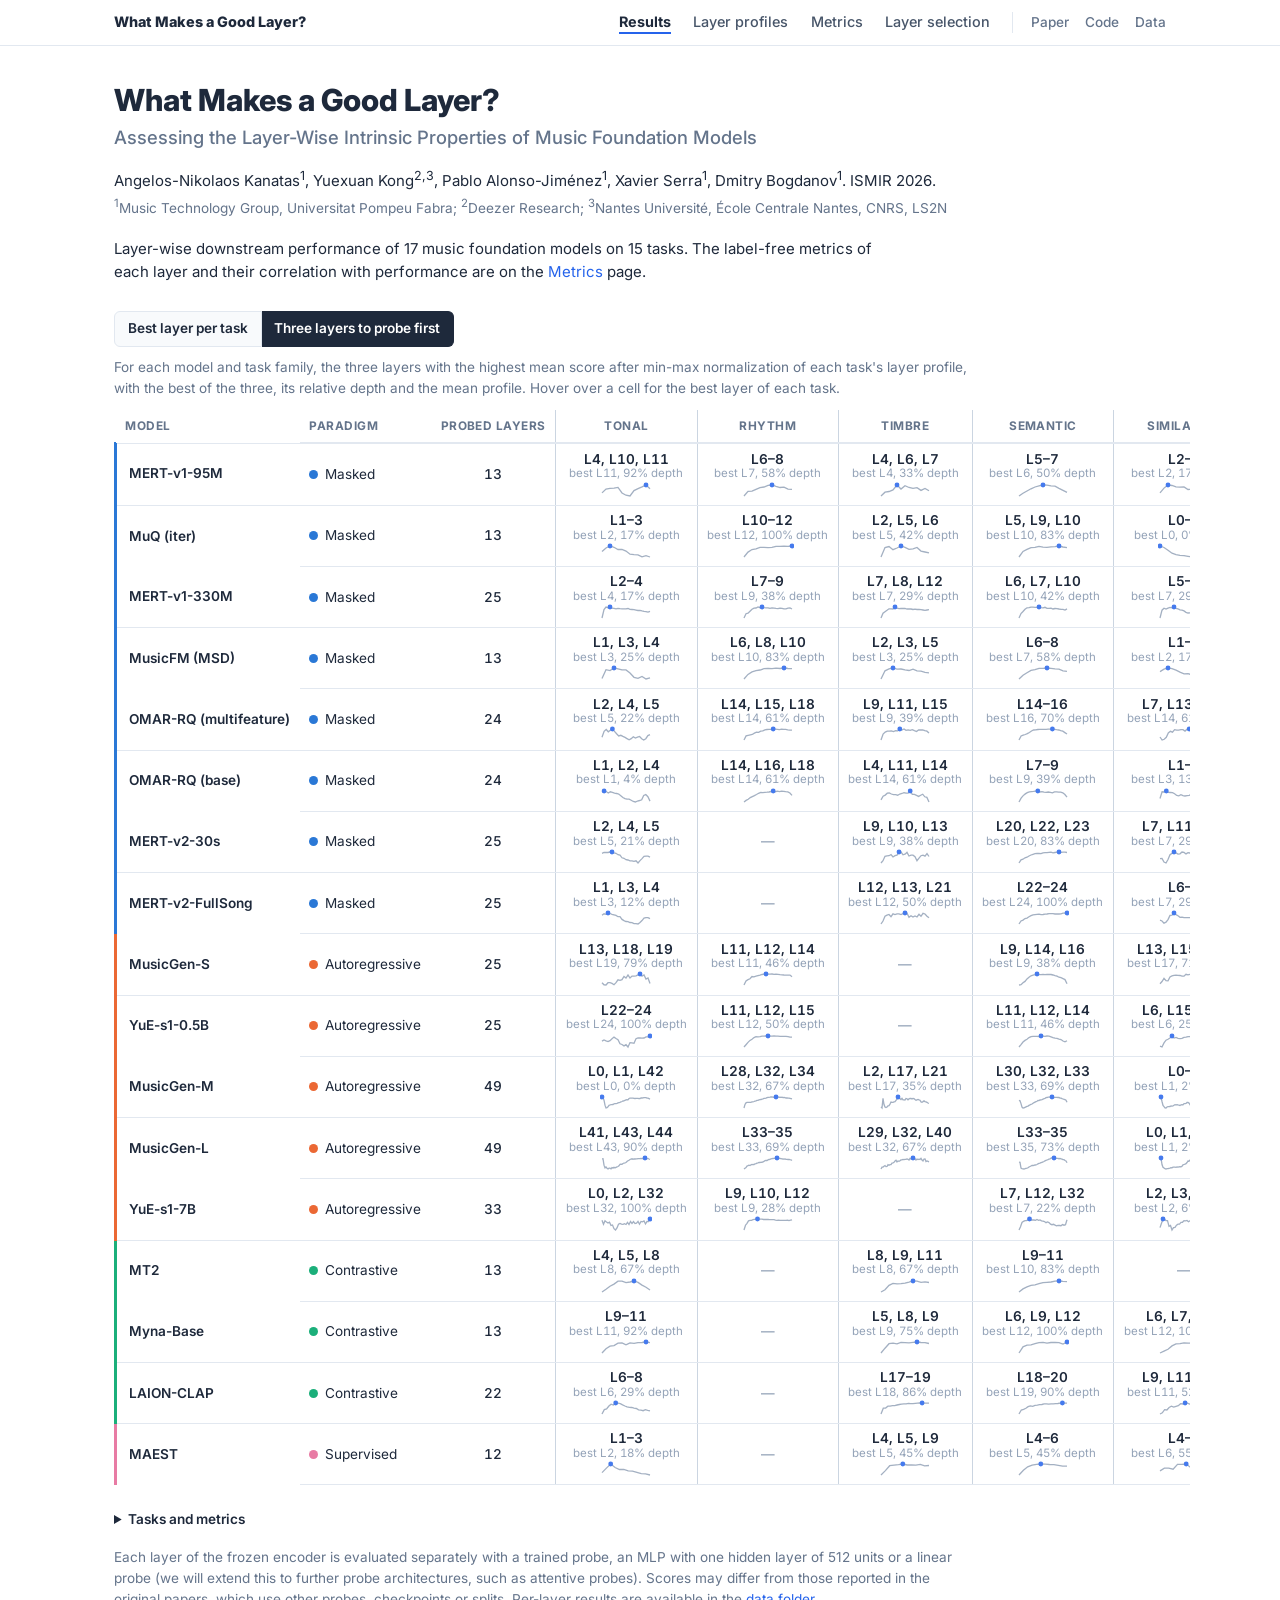
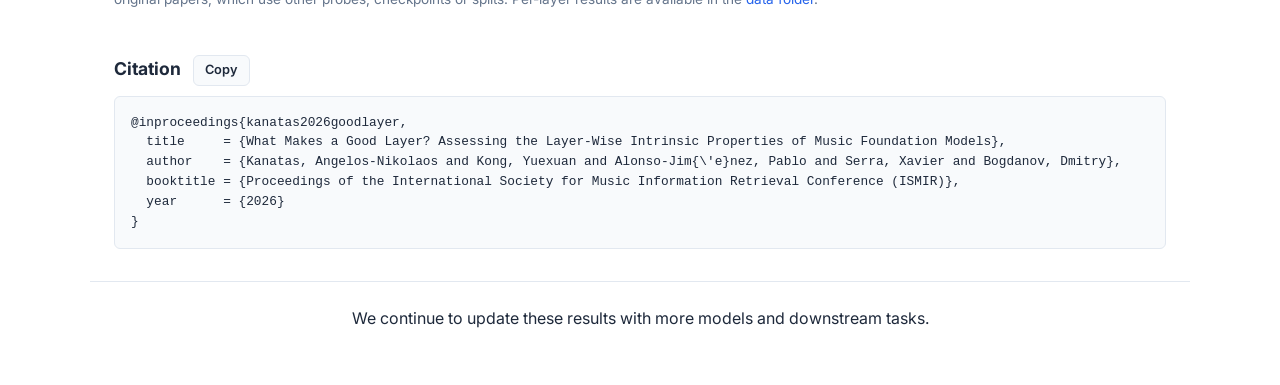
<file: layers.html>
<!DOCTYPE html>
<html lang="en"><head><meta charset="utf-8"><title>What Makes a Good Layer?</title>
<meta http-equiv="refresh" content="0; url=index.html?view=bands"><link rel="canonical" href="index.html?view=bands"></head>
<body><p>This page is now part of the <a href="index.html?view=bands">results page</a>.</p></body></html>
</file>
<file: static/css/site.css>
/* Shared by every page: the navigation bar and the closing line. Page-specific styles stay in each page. */
.site-nav { border-bottom: 1px solid #e2e8f0; background: #fff; position: sticky; top: 0; z-index: 20; }
.site-nav .inner { max-width: 1100px; margin: 0 auto; padding: .7rem 1.5rem; display: flex;
                   align-items: baseline; gap: .4rem 1.4rem; flex-wrap: wrap; }
.site-nav .brand { font-weight: 800; color: #1e293b; text-decoration: none; margin-right: auto; }
.site-nav a { color: #475569; text-decoration: none; font-size: .9rem; font-weight: 500; }
.site-nav a:hover { color: #2563eb; }
.site-nav a.here { color: #1e293b; font-weight: 700; box-shadow: inset 0 -2px 0 #2563eb; }
.site-nav .ext { display: flex; gap: 1rem; padding-left: 1.1rem; border-left: 1px solid #e2e8f0; }
.site-nav .ext a { color: #64748b; font-size: .85rem; }
.site-foot { max-width: 1100px; margin: 0 auto; padding: 1.5rem 1.5rem 3rem; text-align: center;
             border-top: 1px solid #e2e8f0; color: #64748b; font-size: .85rem; }
.site-foot .update { font-size: 1rem; color: #1e293b; margin: 0 0 .5rem; }
.site-foot p { margin: .3rem 0; }
.site-foot a { color: #2563eb; text-decoration: none; }
@media (max-width: 640px) {
  .site-nav { position: static; }
  .site-nav .inner { padding: .6rem 1rem; }
  .site-nav .brand { width: 100%; }
  .site-nav .ext { border-left: 0; padding-left: 0; }
}
</file>
